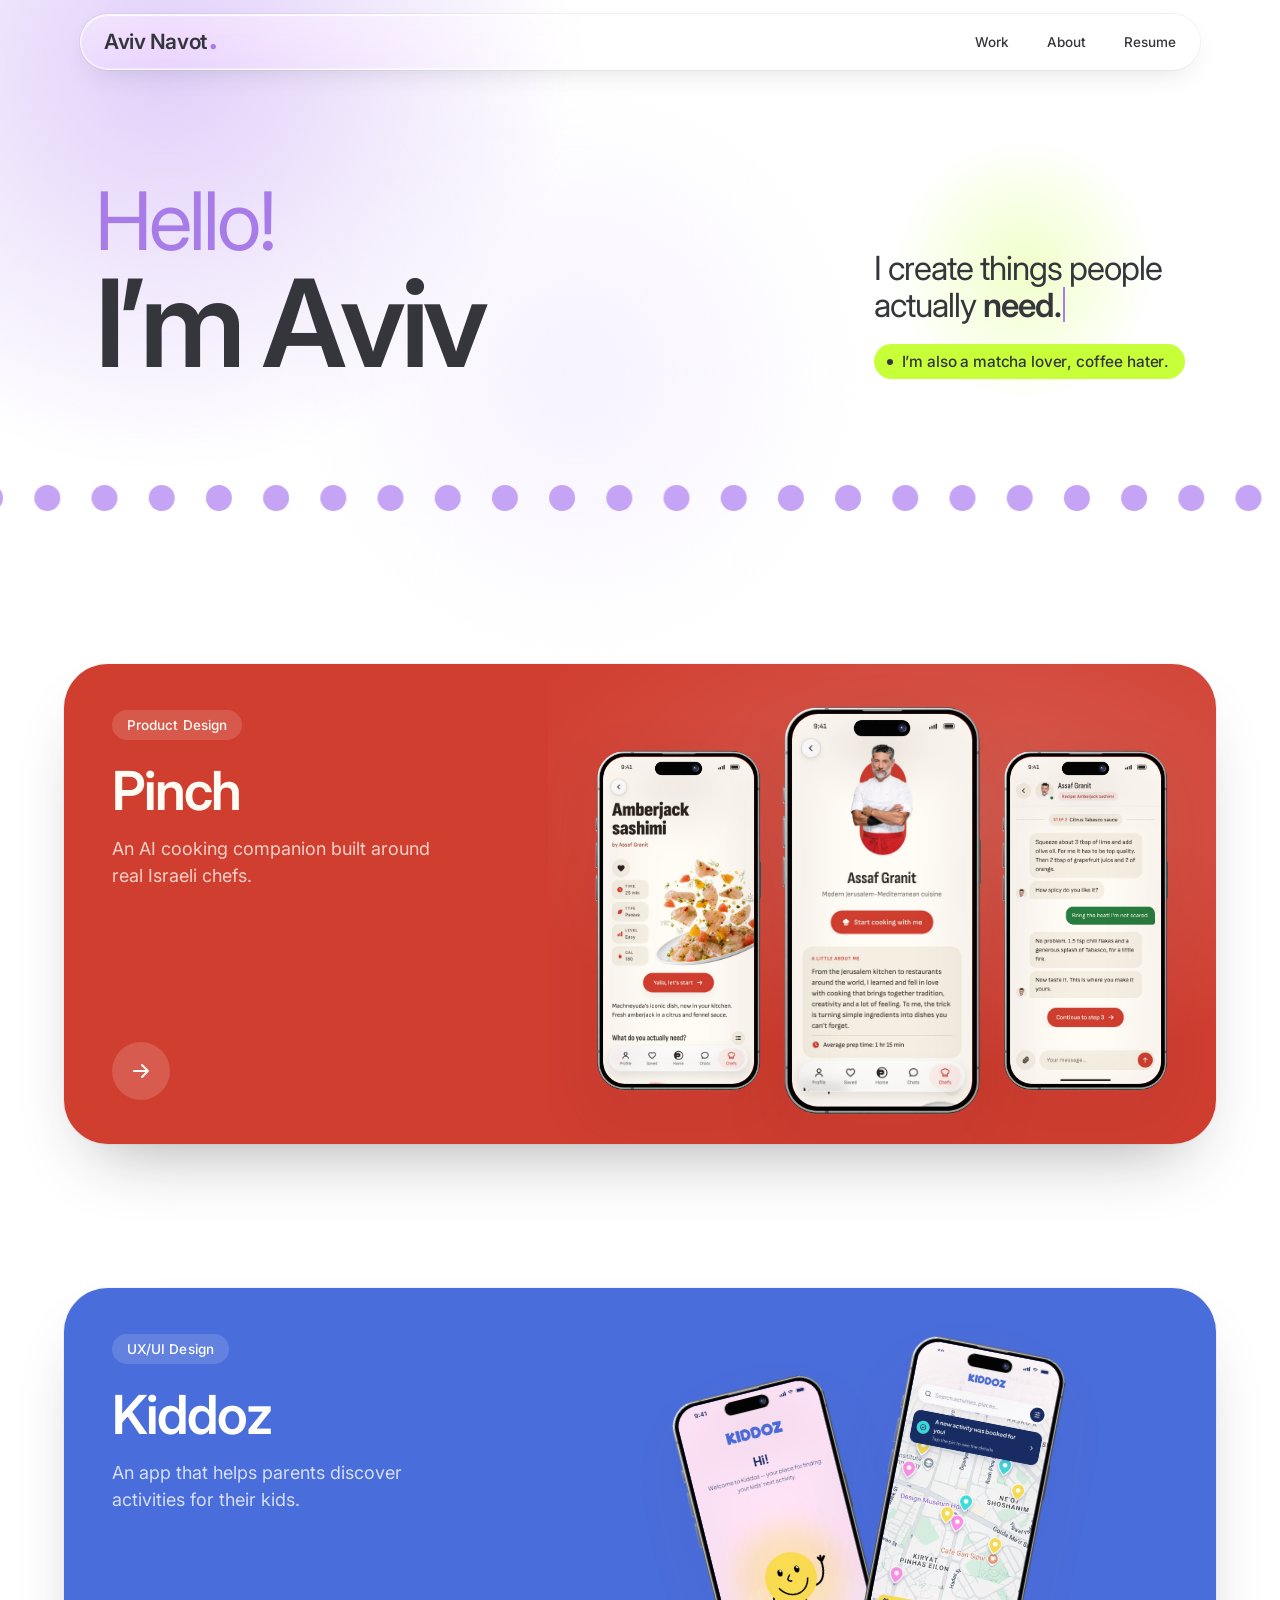
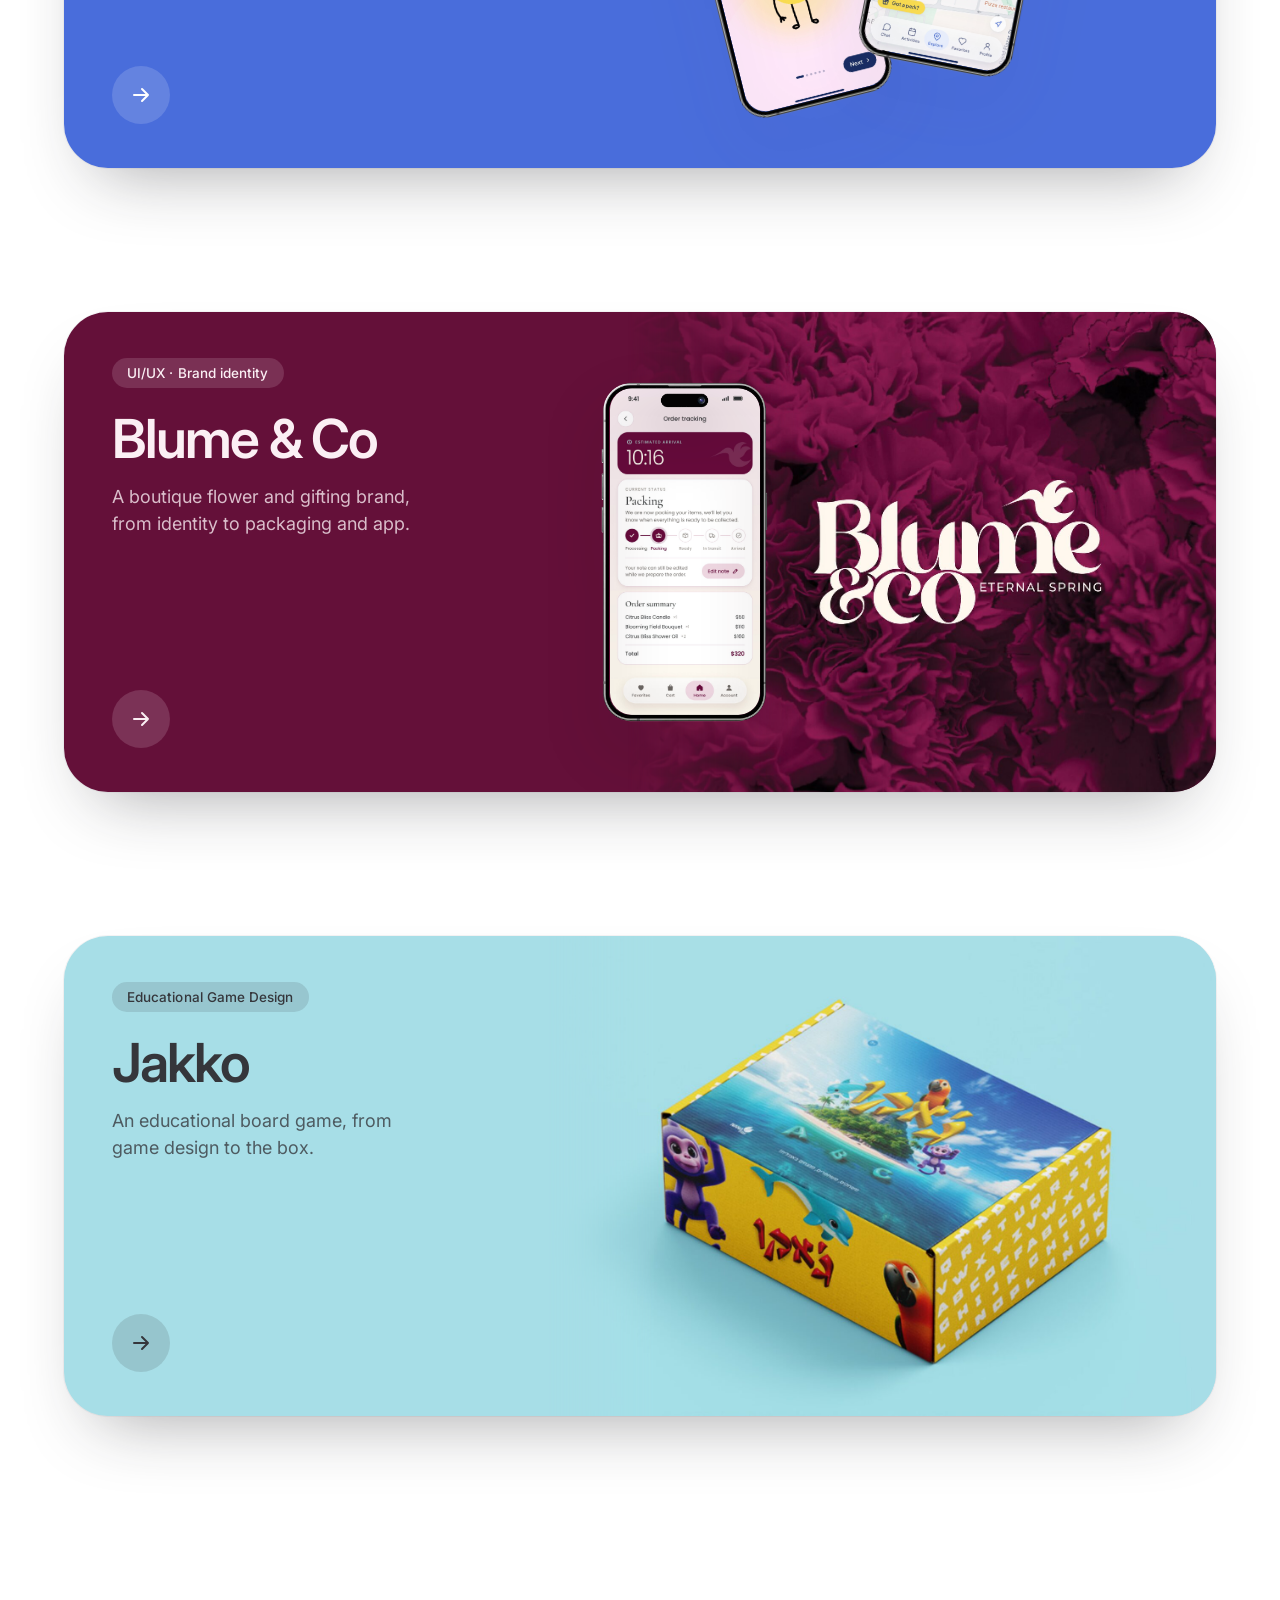
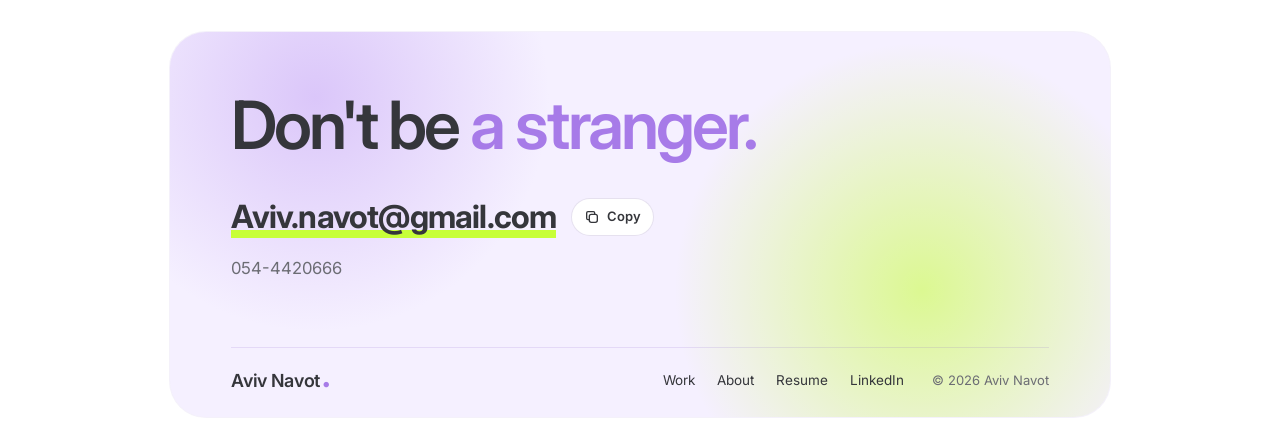
<file: index.html>
<!DOCTYPE html>
<html lang="en" dir="ltr">
<head>
<meta charset="UTF-8">
<meta name="viewport" content="width=device-width, initial-scale=1.0, viewport-fit=cover">
<title>Aviv Navot — Visual &amp; Product Designer</title>
<meta name="description" content="Aviv Navot, visual and product designer: branding, UI/UX and digital products.">
<link rel="preconnect" href="https://fonts.googleapis.com">
<link rel="preconnect" href="https://fonts.gstatic.com" crossorigin>
<link href="https://fonts.googleapis.com/css2?family=Inter:opsz,wght@14..32,300..700&display=swap" rel="stylesheet">
<link rel="stylesheet" href="css/style.css">
<link rel="stylesheet" href="css/case-study.css?v=52">
<link rel="stylesheet" href="css/home.css?v=24">
<link rel="icon" href="favicon.svg" type="image/svg+xml">
<link rel="icon" href="favicon-32.png" sizes="32x32" type="image/png">
<link rel="apple-touch-icon" href="apple-touch-icon.png">
  <!-- Microsoft Clarity -->
  <script type="text/javascript">
    (function(c,l,a,r,i,t,y){
        c[a]=c[a]||function(){(c[a].q=c[a].q||[]).push(arguments)};
        t=l.createElement(r);t.async=1;t.src="https://www.clarity.ms/tag/"+i;
        y=l.getElementsByTagName(r)[0];y.parentNode.insertBefore(t,y);
    })(window, document, "clarity", "script", "z78thpeewr");
  </script>
</head>
<body class="cs home" data-title-en="Aviv Navot — Visual &amp; Product Designer">

  <!-- living background -->
  <div class="hm-sky" aria-hidden="true"><div class="hm-orbit"><i></i><i></i><i></i><i></i><i></i></div><div class="hm-glow"></div></div>

  <header class="nav">
    <div class="nav-inner">
      <a href="index.html" class="brand">Aviv Navot<span class="dot">.</span></a>
      <button class="nav-toggle" id="navToggle" aria-label="Menu" aria-expanded="false">
        <span></span><span></span><span></span>
      </button>
      <nav class="nav-links" id="navLinks">
        <a href="#work"><span class="en">Work</span></a>
        <a href="about.html"><span class="en">About</span></a>
        <a href="resume.html"><span class="en">Resume</span></a>
      </nav>
    </div>
  </header>

  <main>

  <!-- ================= HERO ================= -->
  <section class="hm-hero" id="top">
    <script>document.currentScript.parentNode.classList.add("hm-intro")</script>
    <div class="hm-hero-text">
      <h1 class="hm-title">
        <span class="hm-hello" data-lift>Hello!</span>
        <span class="hm-name" data-lift>I’m Aviv</span>
      </h1>
      <div class="hm-side">
        <p class="hm-tagline" aria-label="I create things people actually need."><span class="hm-tl1" aria-hidden="true">I create things people</span><span class="hm-tl2" aria-hidden="true">actually <span class="hm-swap">need.</span><span class="hm-caret hm-swap-caret"></span></span></p>
        <p class="hm-note" data-lift><span class="hm-note-t"><span data-cursor="lime">I’m also a matcha lover,</span> <span data-cursor="lilac">coffee hater.</span></span></p>
      </div>
    </div>
    <div class="hm-dots" aria-hidden="true"></div>
  </section>

  <!-- ================= WORK ================= -->
  <section class="hm-work" id="work" aria-label="Selected work">
    <div class="hm-stack">

      <article class="hm-slot">
        <a class="hm-card hm-pinch" href="projects/pinch.html" style="--card:#D03E30; --ink:#FFFCF5;">
          <div class="hm-info">
            <span class="hm-tag">Product Design</span>
            <h2 class="hm-name-p">Pinch</h2>
            <p class="hm-desc">An AI cooking companion built around real Israeli chefs.</p>
            <span class="hm-go" aria-hidden="true"><svg viewBox="0 0 24 24"><path d="M5 12h14M13 6l6 6-6 6"/></svg></span>
          </div>
          <div class="hm-media hm-phones" aria-hidden="true">
            <div class="hm-phone p-l"><img src="images/pinch/v2/screen-recipe-sashimi.jpg?v=6" alt="" loading="lazy"></div>
            <div class="hm-phone p-c"><img src="images/pinch/v2/screen-chef.jpg?v=6" alt=""></div>
            <div class="hm-phone p-r"><img src="images/pinch/v2/screen-chat.jpg?v=6" alt="" loading="lazy"></div>
          </div>
        </a>
      </article>

      <article class="hm-slot">
        <a class="hm-card" href="projects/kiddoz.html" style="--card:#496DDB; --ink:#FFFFFF;">
          <div class="hm-info">
            <span class="hm-tag">UX/UI Design</span>
            <h2 class="hm-name-p">Kiddoz</h2>
            <p class="hm-desc">An app that helps parents discover activities for their kids.</p>
            <span class="hm-go" aria-hidden="true"><svg viewBox="0 0 24 24"><path d="M5 12h14M13 6l6 6-6 6"/></svg></span>
          </div>
          <div class="hm-media hm-phones hm-air" aria-hidden="true">
            <div class="hm-phone k-a"><img src="images/kiddoz/v3/screen-welcome.jpg" alt="" loading="lazy"></div>
            <div class="hm-phone k-b"><img src="images/kiddoz/v3/screen-booking-confirmed.jpg" alt="" loading="lazy"></div>
          </div>
        </a>
      </article>

      <article class="hm-slot">
        <a class="hm-card" href="projects/blume-and-co.html" style="--card:#641039; --ink:#FBEFF4;">
          <div class="hm-info">
            <span class="hm-tag">UI/UX · Brand identity</span>
            <h2 class="hm-name-p">Blume &amp; Co</h2>
            <p class="hm-desc">A boutique flower and gifting brand, from identity to packaging and app.</p>
            <span class="hm-go" aria-hidden="true"><svg viewBox="0 0 24 24"><path d="M5 12h14M13 6l6 6-6 6"/></svg></span>
          </div>
          <div class="hm-media hm-blume">
            <img src="images/blume/hero.jpg" alt="Blume &amp; Co logo on a bed of burgundy flowers" loading="lazy">
            <div class="hm-phone b-t" aria-hidden="true"><img src="images/blume/v2/screen-progress.jpg?v=5" alt="" loading="lazy"></div>
          </div>
        </a>
      </article>

      <article class="hm-slot">
        <a class="hm-card" href="projects/jaco.html" style="--card:#A7DEE7; --ink:#35363B;">
          <div class="hm-info">
            <span class="hm-tag">Educational Game Design</span>
            <h2 class="hm-name-p">Jakko</h2>
            <p class="hm-desc">An educational board game, from game design to the box.</p>
            <span class="hm-go" aria-hidden="true"><svg viewBox="0 0 24 24"><path d="M5 12h14M13 6l6 6-6 6"/></svg></span>
          </div>
          <div class="hm-media"><img src="images/jaco/box.jpg" alt="The Jakko board game box" loading="lazy"></div>
        </a>
      </article>

    </div>
  </section>

  </main>

  <footer class="cta-foot" id="contact">
    <div class="cta-card reveal">
      <span class="cta-aura" aria-hidden="true"></span>
      <h2 class="cta-title">Don't be <em>a stranger.</em></h2>
      <button type="button" class="cta-mail" data-copy="Aviv.navot@gmail.com" aria-label="Copy my email address: Aviv.navot@gmail.com">
        <span class="addr">Aviv.navot@gmail.com</span>
        <span class="cta-tip" aria-live="polite"><svg viewBox="0 0 24 24" aria-hidden="true"><rect x="8" y="8" width="12" height="12" rx="3"/><path d="M16 8V6a2 2 0 0 0-2-2H6a2 2 0 0 0-2 2v8a2 2 0 0 0 2 2h2"/></svg><span class="lbl">Copy</span></span>
      </button>
      <a class="cta-phone" href="tel:0544420666">054-4420666</a>
      <div class="cta-bottom">
        <a href="index.html" class="brand">Aviv Navot<span class="dot">.</span></a>
        <nav class="cta-links" aria-label="Footer">
          <a href="index.html#work">Work</a>
          <a href="about.html">About</a>
          <a href="resume.html">Resume</a>
          <a href="https://www.linkedin.com/in/aviv-navot-5a4806437" target="_blank" rel="noopener">LinkedIn</a>
        </nav>
        <span class="cta-note">© 2026 Aviv Navot</span>
      </div>
    </div>
  </footer>

  <script src="js/main.js?v=4"></script>
  <script src="js/case-study.js?v=49"></script>
  <script src="js/home.js?v=19"></script>
</body>
</html>
</file>
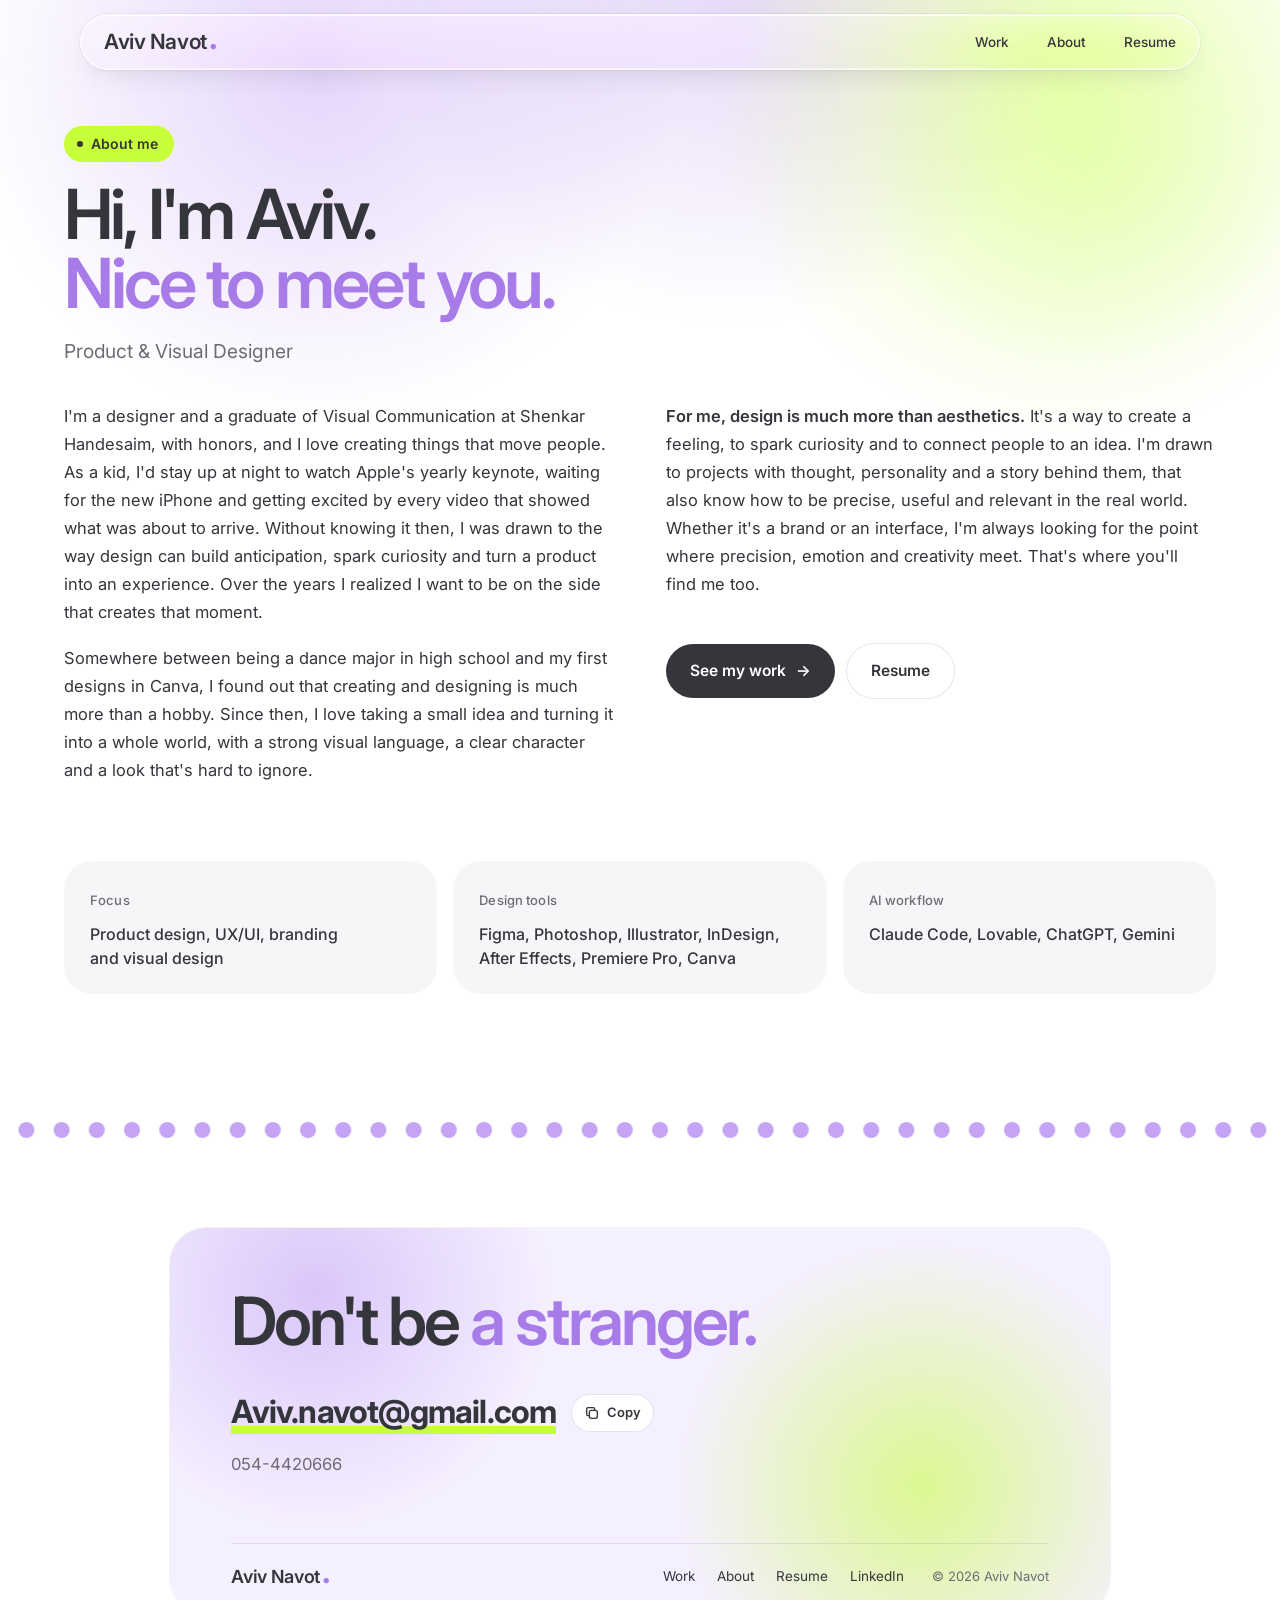
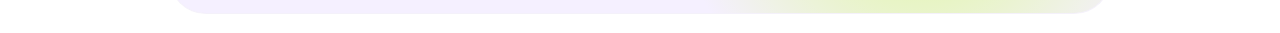
<file: about.html>
<!DOCTYPE html>
<html lang="en" dir="ltr">
<head>
<meta charset="UTF-8">
<meta name="viewport" content="width=device-width, initial-scale=1.0">
<title>About — Aviv Navot</title>
<meta name="description" content="About Aviv Navot, product and visual designer from Herzliya: branding, UX/UI and digital experiences that feel alive.">
<link rel="preconnect" href="https://fonts.googleapis.com">
<link rel="preconnect" href="https://fonts.gstatic.com" crossorigin>
<link href="https://fonts.googleapis.com/css2?family=Inter:opsz,wght@14..32,300..700&display=swap" rel="stylesheet">
<link rel="stylesheet" href="css/style.css">
<link rel="stylesheet" href="css/case-study.css?v=52">
<link rel="stylesheet" href="css/home.css?v=11">
<link rel="icon" href="favicon.svg" type="image/svg+xml">
<link rel="icon" href="favicon-32.png" sizes="32x32" type="image/png">
<link rel="apple-touch-icon" href="apple-touch-icon.png">
  <!-- Microsoft Clarity -->
  <script type="text/javascript">
    (function(c,l,a,r,i,t,y){
        c[a]=c[a]||function(){(c[a].q=c[a].q||[]).push(arguments)};
        t=l.createElement(r);t.async=1;t.src="https://www.clarity.ms/tag/"+i;
        y=l.getElementsByTagName(r)[0];y.parentNode.insertBefore(t,y);
    })(window, document, "clarity", "script", "z78thpeewr");
  </script>
</head>
<body class="cs about" data-title-en="About — Aviv Navot">

  <header class="nav">
    <div class="nav-inner">
      <a href="index.html" class="brand">Aviv Navot<span class="dot">.</span></a>
      <button class="nav-toggle" id="navToggle" aria-label="Menu" aria-expanded="false">
        <span></span><span></span><span></span>
      </button>
      <nav class="nav-links" id="navLinks">
        <a href="index.html#work"><span class="en">Work</span></a>
        <a href="about.html"><span class="en">About</span></a>
        <a href="resume.html"><span class="en">Resume</span></a>
      </nav>
    </div>
  </header>

  <main>
    <section class="ab-hero">
      <div class="cs-aurora" aria-hidden="true"><i></i><i></i><i></i><i></i></div>
      <div class="ab-grid solo">
        <div class="ab-copy">
          <span class="cs-pill reveal"><span class="en">About me</span></span>
          <h1 class="ab-title reveal">Hi, I'm Aviv.<br><em>Nice to meet you.</em></h1>
          <p class="ab-role reveal">Product &amp; Visual Designer</p>

          <div class="ab-text"><div class="ab-col">
            <p class="reveal">I'm a designer and a graduate of Visual Communication at Shenkar Handesaim, with honors, and I love creating things that move people. As a kid, I'd stay up at night to watch Apple's yearly keynote, waiting for the new iPhone and getting excited by every video that showed what was about to arrive. Without knowing it then, I was drawn to the way design can build anticipation, spark curiosity and turn a product into an experience. Over the years I realized I want to be on the side that creates that moment.</p>
            <p class="reveal">Somewhere between being a dance major in high school and my first designs in Canva, I found out that creating and designing is much more than a hobby. Since then, I love taking a small idea and turning it into a whole world, with a strong visual language, a clear character and a look that's hard to ignore.</p>
          </div>
          <div class="ab-col">
            <p class="reveal"><strong>For me, design is much more than aesthetics.</strong> It's a way to create a feeling, to spark curiosity and to connect people to an idea. I'm drawn to projects with thought, personality and a story behind them, that also know how to be precise, useful and relevant in the real world. Whether it's a brand or an interface, I'm always looking for the point where precision, emotion and creativity meet. That's where you'll find me too.</p>
            <div class="ab-actions reveal">
            <a href="index.html#work" class="ab-btn">See my work <span aria-hidden="true">→</span></a>
            <a href="resume.html" class="ab-btn ghost">Resume</a>
          </div>
          </div></div>
        </div>
      </div>

      <div class="ab-facts">
        <div class="cs-card reveal"><span class="cs-label">Focus</span><p>Product design, UX/UI, branding and visual design</p></div>
        <div class="cs-card reveal"><span class="cs-label">Design tools</span><p>Figma, Photoshop, Illustrator, InDesign, After Effects, Premiere Pro, Canva</p></div>
        <div class="cs-card reveal"><span class="cs-label">AI workflow</span><p>Claude Code, Lovable, ChatGPT, Gemini</p></div>
      </div>
    </section>

    <section class="ab-dots" aria-hidden="true">
      <div class="hm-dots sm"></div>
    </section>
  </main>

  <footer class="cta-foot" id="contact">
    <div class="cta-card reveal">
      <span class="cta-aura" aria-hidden="true"></span>
      <h2 class="cta-title">Don't be <em>a stranger.</em></h2>
      <button type="button" class="cta-mail" data-copy="Aviv.navot@gmail.com" aria-label="Copy my email address: Aviv.navot@gmail.com">
        <span class="addr">Aviv.navot@gmail.com</span>
        <span class="cta-tip" aria-live="polite"><svg viewBox="0 0 24 24" aria-hidden="true"><rect x="8" y="8" width="12" height="12" rx="3"/><path d="M16 8V6a2 2 0 0 0-2-2H6a2 2 0 0 0-2 2v8a2 2 0 0 0 2 2h2"/></svg><span class="lbl">Copy</span></span>
      </button>
      <a class="cta-phone" href="tel:0544420666">054-4420666</a>
      <div class="cta-bottom">
        <a href="index.html" class="brand">Aviv Navot<span class="dot">.</span></a>
        <nav class="cta-links" aria-label="Footer">
          <a href="index.html#work">Work</a>
          <a href="about.html">About</a>
          <a href="resume.html">Resume</a>
          <a href="https://www.linkedin.com/in/aviv-navot-5a4806437" target="_blank" rel="noopener">LinkedIn</a>
        </nav>
        <span class="cta-note">© 2026 Aviv Navot</span>
      </div>
    </div>
  </footer>

  <script src="js/main.js?v=4"></script>
  <script src="js/case-study.js?v=49"></script>
  <script src="js/home.js?v=11"></script>
</body>
</html>
</file>
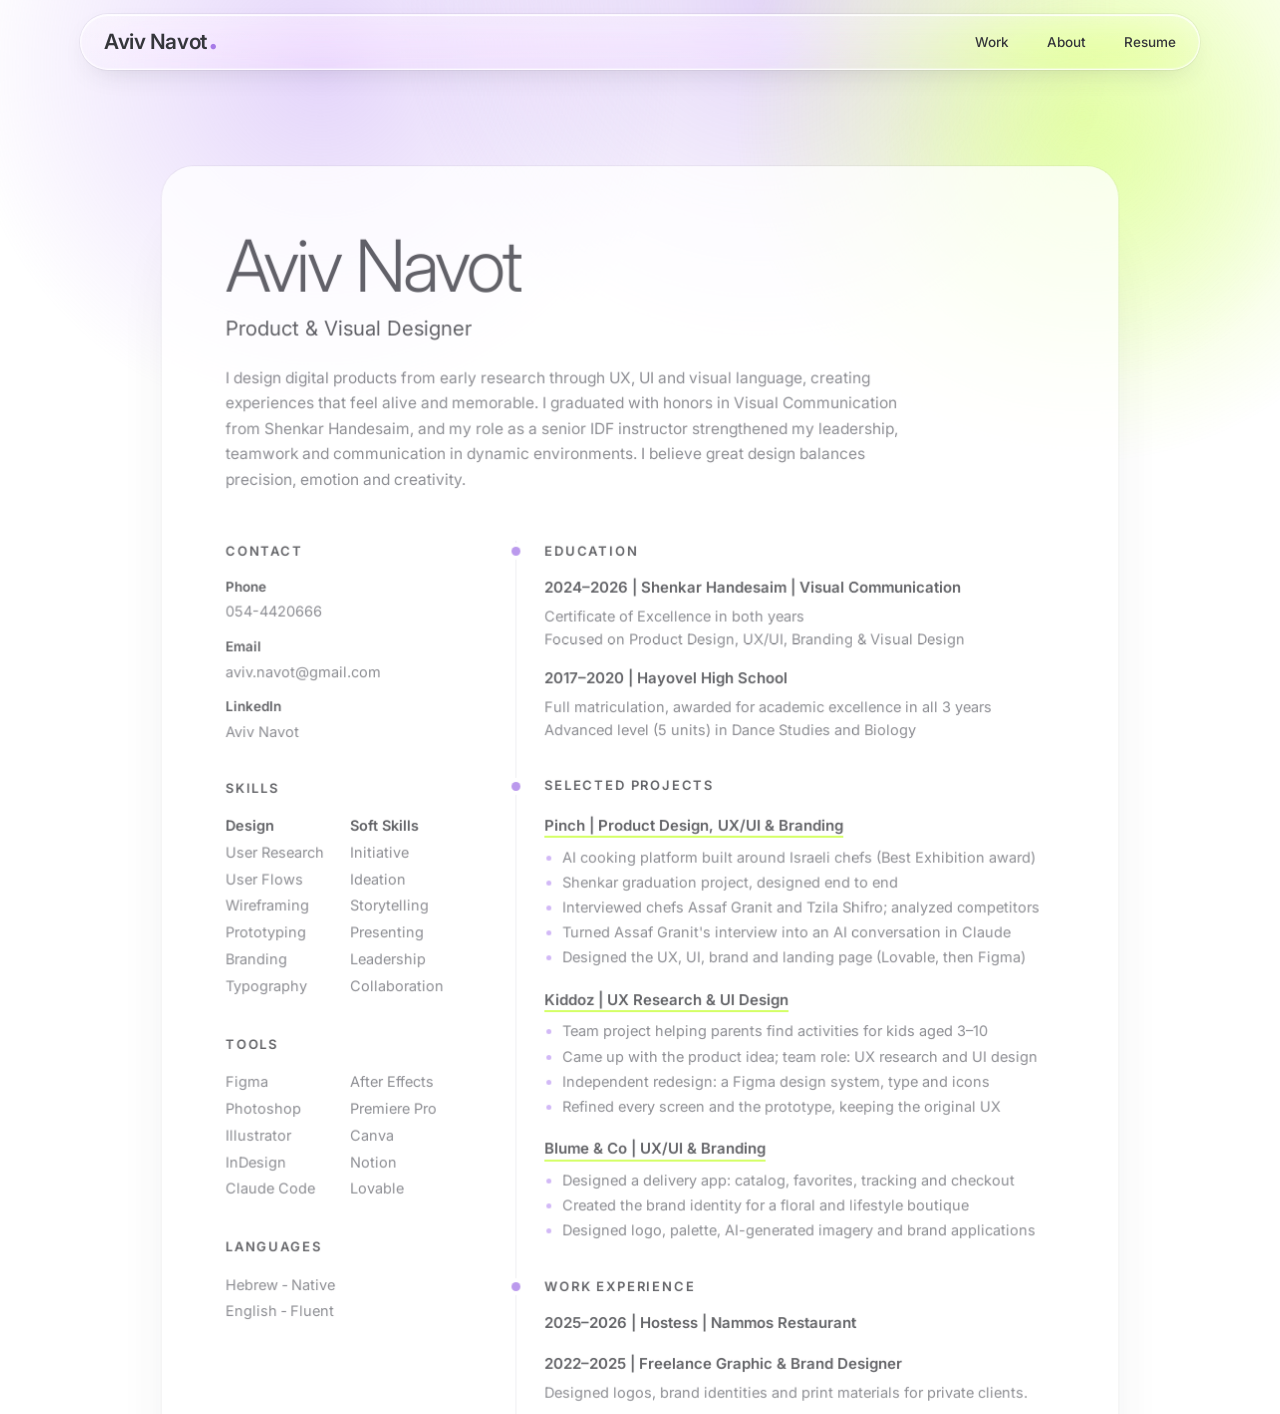
<file: contact.html>
<!DOCTYPE html>
<html lang="en"><head><meta charset="UTF-8"><title>Resume — Aviv Navot</title>
<meta http-equiv="refresh" content="0; url=resume.html"><link rel="canonical" href="resume.html"><link rel="icon" href="favicon.svg" type="image/svg+xml">
<link rel="icon" href="favicon-32.png" sizes="32x32" type="image/png">
<link rel="apple-touch-icon" href="apple-touch-icon.png">
  <!-- Microsoft Clarity -->
  <script type="text/javascript">
    (function(c,l,a,r,i,t,y){
        c[a]=c[a]||function(){(c[a].q=c[a].q||[]).push(arguments)};
        t=l.createElement(r);t.async=1;t.src="https://www.clarity.ms/tag/"+i;
        y=l.getElementsByTagName(r)[0];y.parentNode.insertBefore(t,y);
    })(window, document, "clarity", "script", "z78thpeewr");
  </script>
</head>
<body><p><a href="resume.html">Resume</a></p></body></html>
</file>
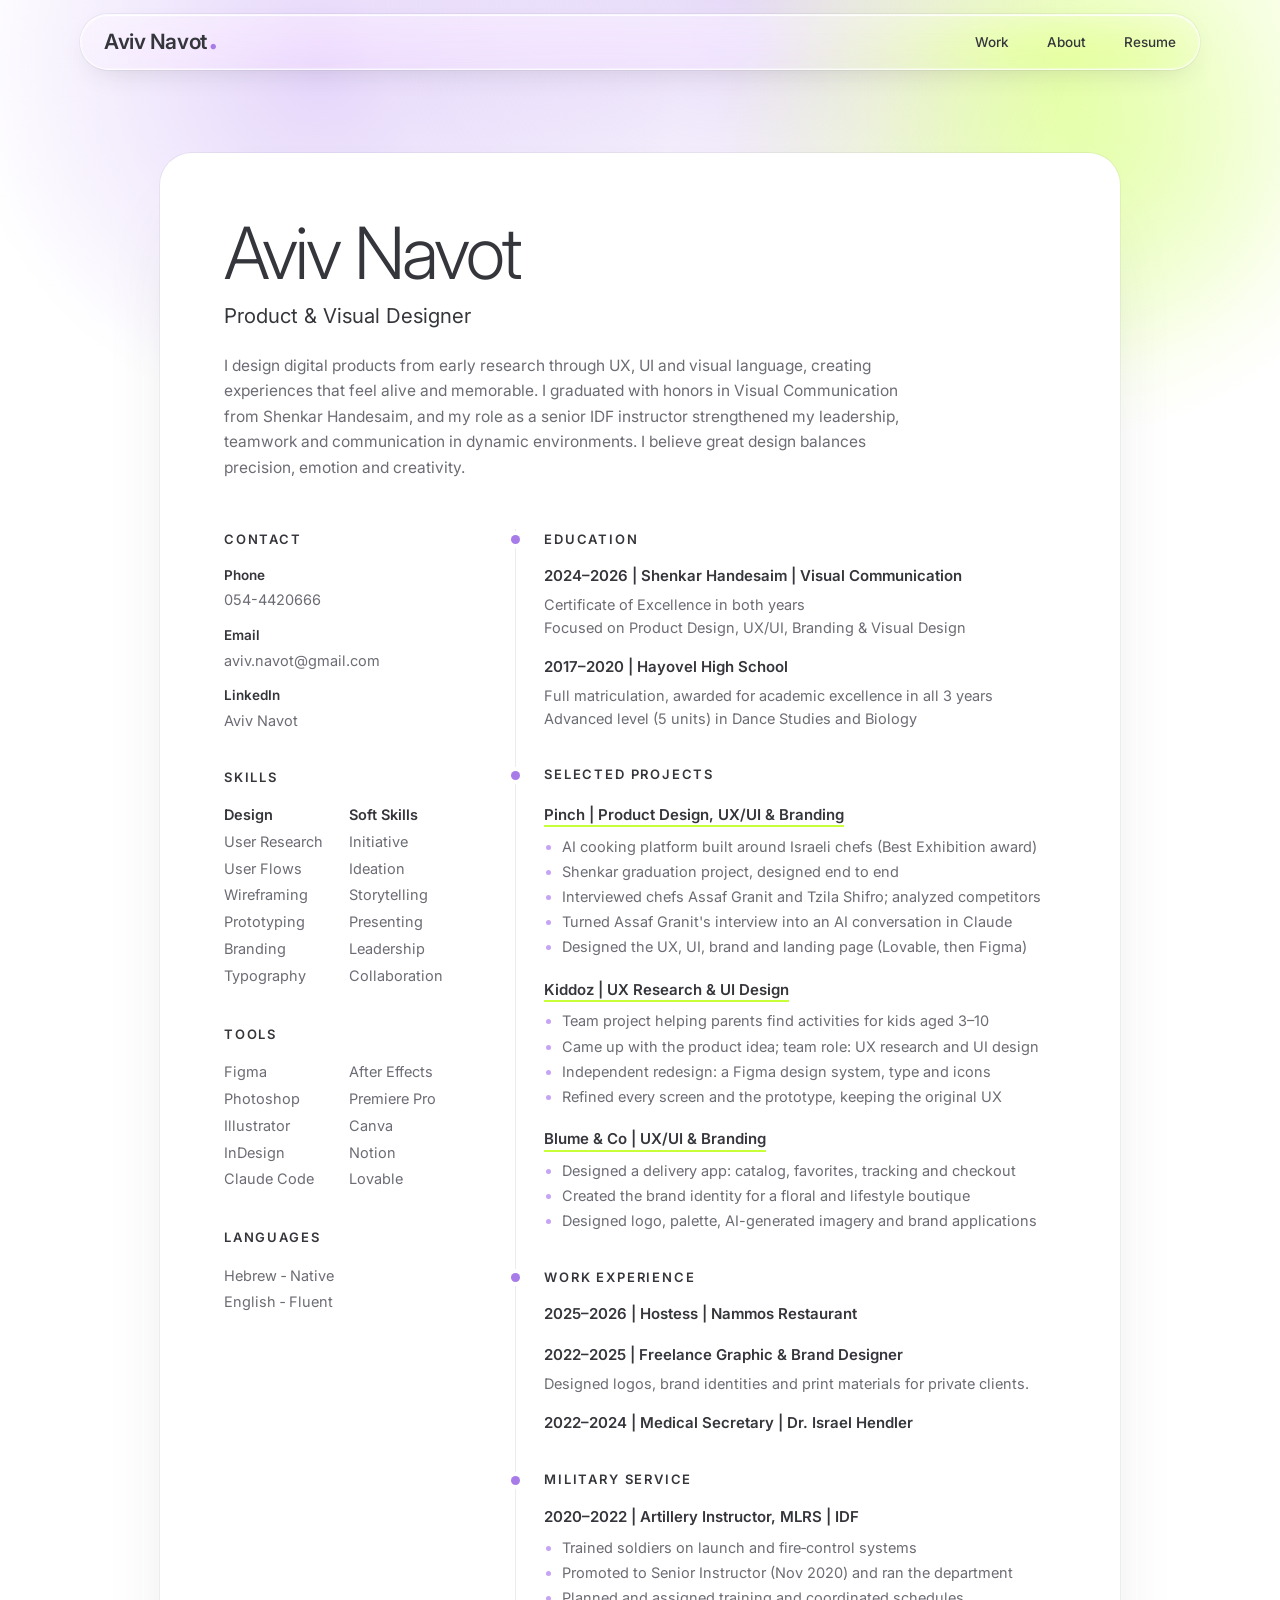
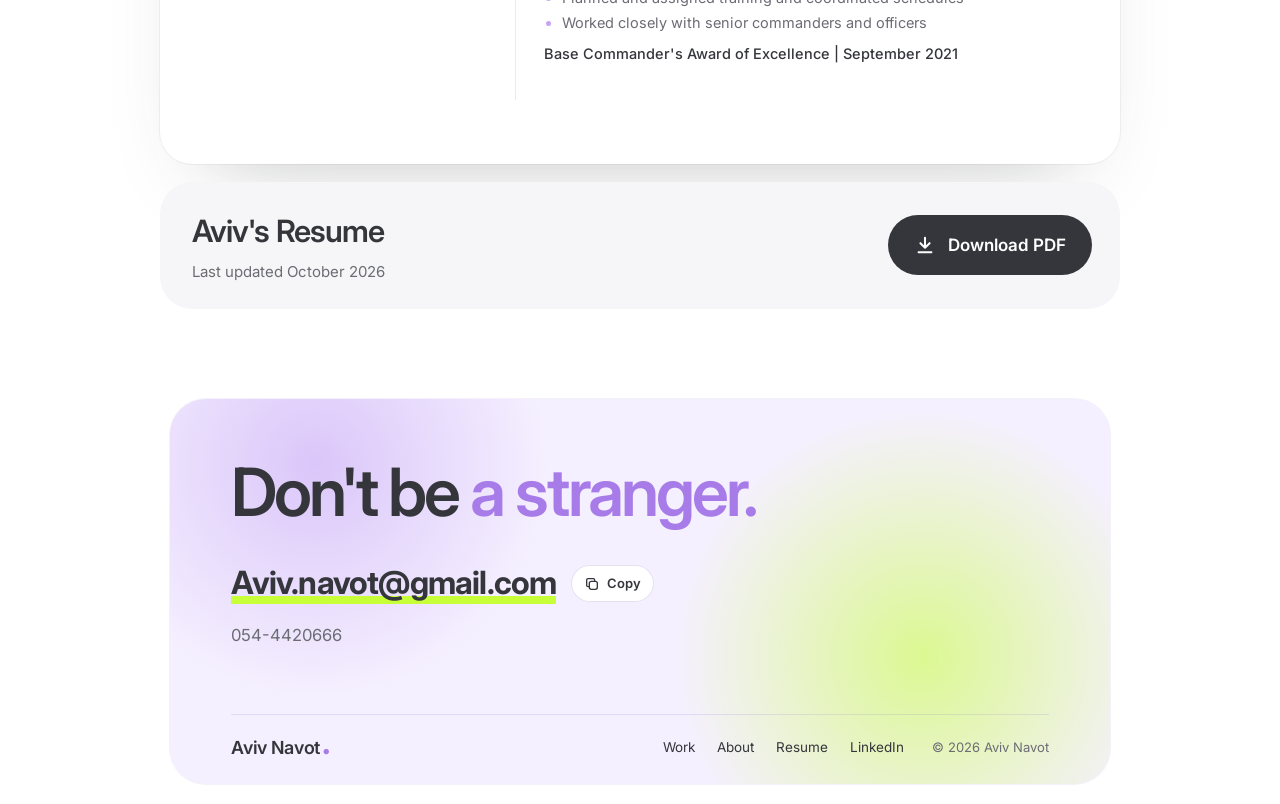
<file: resume.html>
<!DOCTYPE html>
<html lang="en" dir="ltr">
<head>
<meta charset="UTF-8">
<meta name="viewport" content="width=device-width, initial-scale=1.0">
<title>Resume — Aviv Navot</title>
<meta name="description" content="Resume of Aviv Navot, Product &amp; Visual Designer.">
<link rel="preconnect" href="https://fonts.googleapis.com">
<link rel="preconnect" href="https://fonts.gstatic.com" crossorigin>
<link href="https://fonts.googleapis.com/css2?family=Inter:opsz,wght@14..32,300..700&display=swap" rel="stylesheet">
<link rel="stylesheet" href="css/style.css">
<link rel="stylesheet" href="css/case-study.css?v=52">
<link rel="icon" href="favicon.svg" type="image/svg+xml">
<link rel="icon" href="favicon-32.png" sizes="32x32" type="image/png">
<link rel="apple-touch-icon" href="apple-touch-icon.png">
  <!-- Microsoft Clarity -->
  <script type="text/javascript">
    (function(c,l,a,r,i,t,y){
        c[a]=c[a]||function(){(c[a].q=c[a].q||[]).push(arguments)};
        t=l.createElement(r);t.async=1;t.src="https://www.clarity.ms/tag/"+i;
        y=l.getElementsByTagName(r)[0];y.parentNode.insertBefore(t,y);
    })(window, document, "clarity", "script", "z78thpeewr");
  </script>
</head>
<body class="cs resume" data-title-en="Resume — Aviv Navot">

  <header class="nav">
    <div class="nav-inner">
      <a href="index.html" class="brand">Aviv Navot<span class="dot">.</span></a>
      <button class="nav-toggle" id="navToggle" aria-label="Menu" aria-expanded="false">
        <span></span><span></span><span></span>
      </button>
      <nav class="nav-links" id="navLinks">
        <a href="index.html#work"><span class="en">Work</span></a>
        <a href="about.html"><span class="en">About</span></a>
        <a href="resume.html"><span class="en">Resume</span></a>
      </nav>
    </div>
  </header>

  <main class="rs-wrap">
    <div class="cs-aurora" aria-hidden="true"><i></i><i></i><i></i><i></i></div>


    <article class="rs-doc reveal" aria-label="Resume">
      <header class="rs-head">
        <h2 class="rs-name">Aviv Navot</h2>
        <p class="rs-title">Product &amp; Visual Designer</p>
        <p class="rs-summary">I design digital products from early research through UX, UI and visual language, creating experiences that feel alive and memorable. I graduated with honors in Visual Communication from Shenkar Handesaim, and my role as a senior IDF instructor strengthened my leadership, teamwork and communication in dynamic environments. I believe great design balances precision, emotion and creativity.</p>
      </header>

      <div class="rs-cols">
        <aside class="rs-side">
          <section>
            <h3 class="rs-sec">Contact</h3>
            <dl class="rs-contact">
              <dt>Phone</dt><dd><a href="tel:0544420666">054-4420666</a></dd>
              <dt>Email</dt><dd><a href="mailto:aviv.navot@gmail.com">aviv.navot@gmail.com</a></dd>
              <dt>LinkedIn</dt><dd><a href="https://www.linkedin.com/in/aviv-navot-5a4806437" target="_blank" rel="noopener">Aviv Navot</a></dd>
            </dl>
          </section>
          <section>
            <h3 class="rs-sec">Skills</h3>
            <div class="rs-two">
              <ul><li class="k">Design</li><li>User Research</li><li>User Flows</li><li>Wireframing</li><li>Prototyping</li><li>Branding</li><li>Typography</li></ul>
              <ul><li class="k">Soft Skills</li><li>Initiative</li><li>Ideation</li><li>Storytelling</li><li>Presenting</li><li>Leadership</li><li>Collaboration</li></ul>
            </div>
          </section>
          <section>
            <h3 class="rs-sec">Tools</h3>
            <div class="rs-two">
              <ul><li>Figma</li><li>Photoshop</li><li>Illustrator</li><li>InDesign</li><li>Claude Code</li></ul>
              <ul><li>After Effects</li><li>Premiere Pro</li><li>Canva</li><li>Notion</li><li>Lovable</li></ul>
            </div>
          </section>
          <section>
            <h3 class="rs-sec">Languages</h3>
            <ul><li>Hebrew - Native</li><li>English - Fluent</li></ul>
          </section>
        </aside>

        <div class="rs-main">
          <section>
            <h3 class="rs-sec">Education</h3>
            <div class="rs-item"><b>2024–2026 | Shenkar Handesaim | Visual Communication</b><p>Certificate of Excellence in both years<br>Focused on Product Design, UX/UI, Branding &amp; Visual Design</p></div>
            <div class="rs-item"><b>2017–2020 | Hayovel High School</b><p>Full matriculation, awarded for academic excellence in all 3 years<br>Advanced level (5 units) in Dance Studies and Biology</p></div>
          </section>
          <section>
            <h3 class="rs-sec">Selected Projects</h3>
            <div class="rs-item"><a class="rs-proj" href="projects/pinch.html">Pinch | Product Design, UX/UI &amp; Branding</a><ul class="rs-bul"><li>AI cooking platform built around Israeli chefs (Best Exhibition award)</li><li>Shenkar graduation project, designed end to end</li><li>Interviewed chefs Assaf Granit and Tzila Shifro; analyzed competitors</li><li>Turned Assaf Granit's interview into an AI conversation in Claude</li><li>Designed the UX, UI, brand and landing page (Lovable, then Figma)</li></ul></div>
            <div class="rs-item"><a class="rs-proj" href="projects/kiddoz.html">Kiddoz | UX Research &amp; UI Design</a><ul class="rs-bul"><li>Team project helping parents find activities for kids aged 3–10</li><li>Came up with the product idea; team role: UX research and UI design</li><li>Independent redesign: a Figma design system, type and icons</li><li>Refined every screen and the prototype, keeping the original UX</li></ul></div>
            <div class="rs-item"><a class="rs-proj" href="projects/blume-and-co.html">Blume &amp; Co | UX/UI &amp; Branding</a><ul class="rs-bul"><li>Designed a delivery app: catalog, favorites, tracking and checkout</li><li>Created the brand identity for a floral and lifestyle boutique</li><li>Designed logo, palette, AI-generated imagery and brand applications</li></ul></div>
          </section>
          <section>
            <h3 class="rs-sec">Work Experience</h3>
            <div class="rs-item"><b>2025–2026 | Hostess | Nammos Restaurant</b></div>
            <div class="rs-item"><b>2022–2025 | Freelance Graphic &amp; Brand Designer</b><p>Designed logos, brand identities and print materials for private clients.</p></div>
            <div class="rs-item"><b>2022–2024 | Medical Secretary | Dr. Israel Hendler</b></div>
          </section>
          <section>
            <h3 class="rs-sec">Military Service</h3>
            <div class="rs-item"><b>2020–2022 | Artillery Instructor, MLRS | IDF</b><ul class="rs-bul"><li>Trained soldiers on launch and fire-control systems</li><li>Promoted to Senior Instructor (Nov 2020) and ran the department</li><li>Planned and assigned training and coordinated schedules</li><li>Worked closely with senior commanders and officers</li></ul><p class="rs-award">Base Commander's Award of Excellence | September 2021</p></div>
          </section>
        </div>
      </div>
    </article>
    <div class="rs-bar rs-bar-end reveal">
      <div>
        <h1 class="rs-h">Aviv's Resume</h1>
        <p class="rs-sub">Last updated October 2026</p>
      </div>
      <a class="rs-dl" href="files/Aviv-Navot-Resume.pdf?v=3" download>
        <svg viewBox="0 0 24 24" aria-hidden="true"><path d="M12 4v11M7 10l5 5 5-5M5 20h14"/></svg>
        Download PDF
      </a>
    </div>
  </main>

  <footer class="cta-foot" id="contact">
    <div class="cta-card reveal">
      <span class="cta-aura" aria-hidden="true"></span>
      <h2 class="cta-title">Don't be <em>a stranger.</em></h2>
      <button type="button" class="cta-mail" data-copy="Aviv.navot@gmail.com" aria-label="Copy my email address: Aviv.navot@gmail.com">
        <span class="addr">Aviv.navot@gmail.com</span>
        <span class="cta-tip" aria-live="polite"><svg viewBox="0 0 24 24" aria-hidden="true"><rect x="8" y="8" width="12" height="12" rx="3"/><path d="M16 8V6a2 2 0 0 0-2-2H6a2 2 0 0 0-2 2v8a2 2 0 0 0 2 2h2"/></svg><span class="lbl">Copy</span></span>
      </button>
      <a class="cta-phone" href="tel:0544420666">054-4420666</a>
      <div class="cta-bottom">
        <a href="index.html" class="brand">Aviv Navot<span class="dot">.</span></a>
        <nav class="cta-links" aria-label="Footer">
          <a href="index.html#work">Work</a>
          <a href="about.html">About</a>
          <a href="resume.html">Resume</a>
          <a href="https://www.linkedin.com/in/aviv-navot-5a4806437" target="_blank" rel="noopener">LinkedIn</a>
        </nav>
        <span class="cta-note">© 2026 Aviv Navot</span>
      </div>
    </div>
  </footer>

  <script src="js/main.js?v=4"></script>
  <script src="js/case-study.js?v=49"></script>
</body>
</html>
</file>
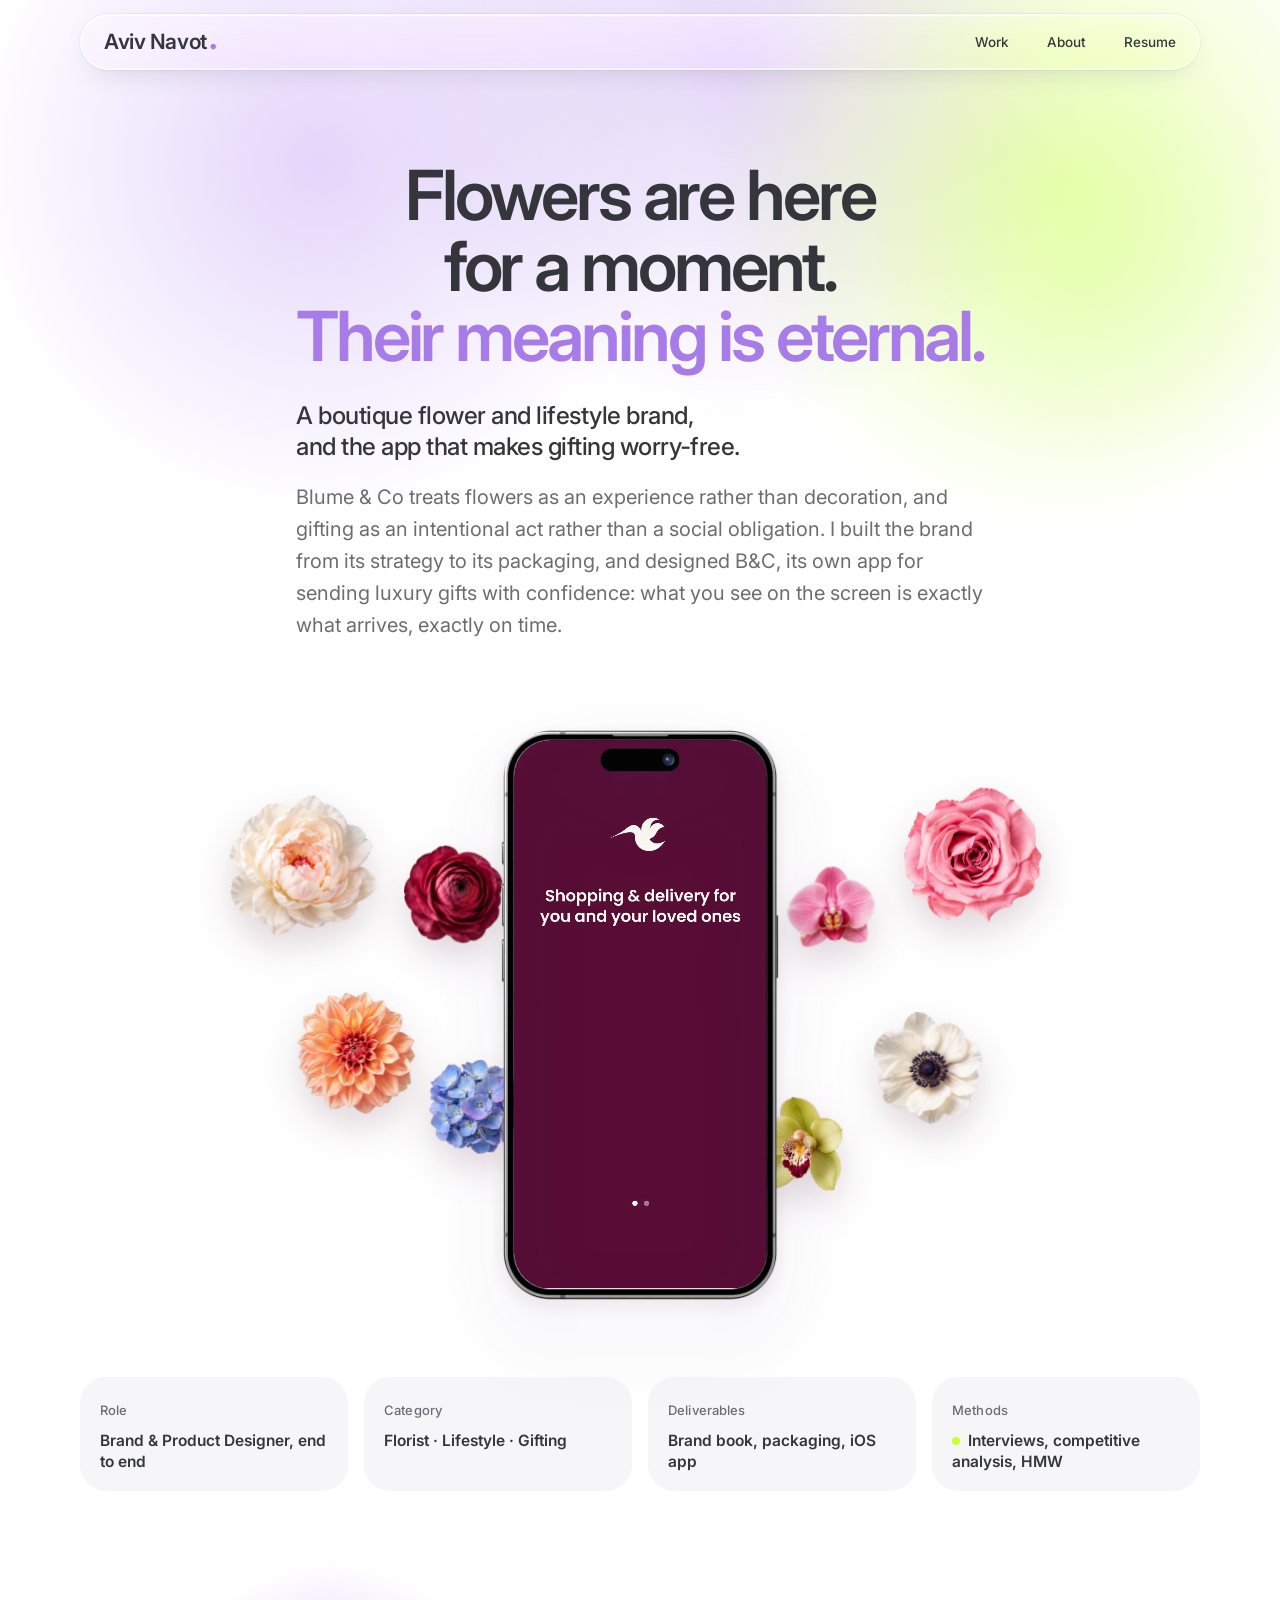
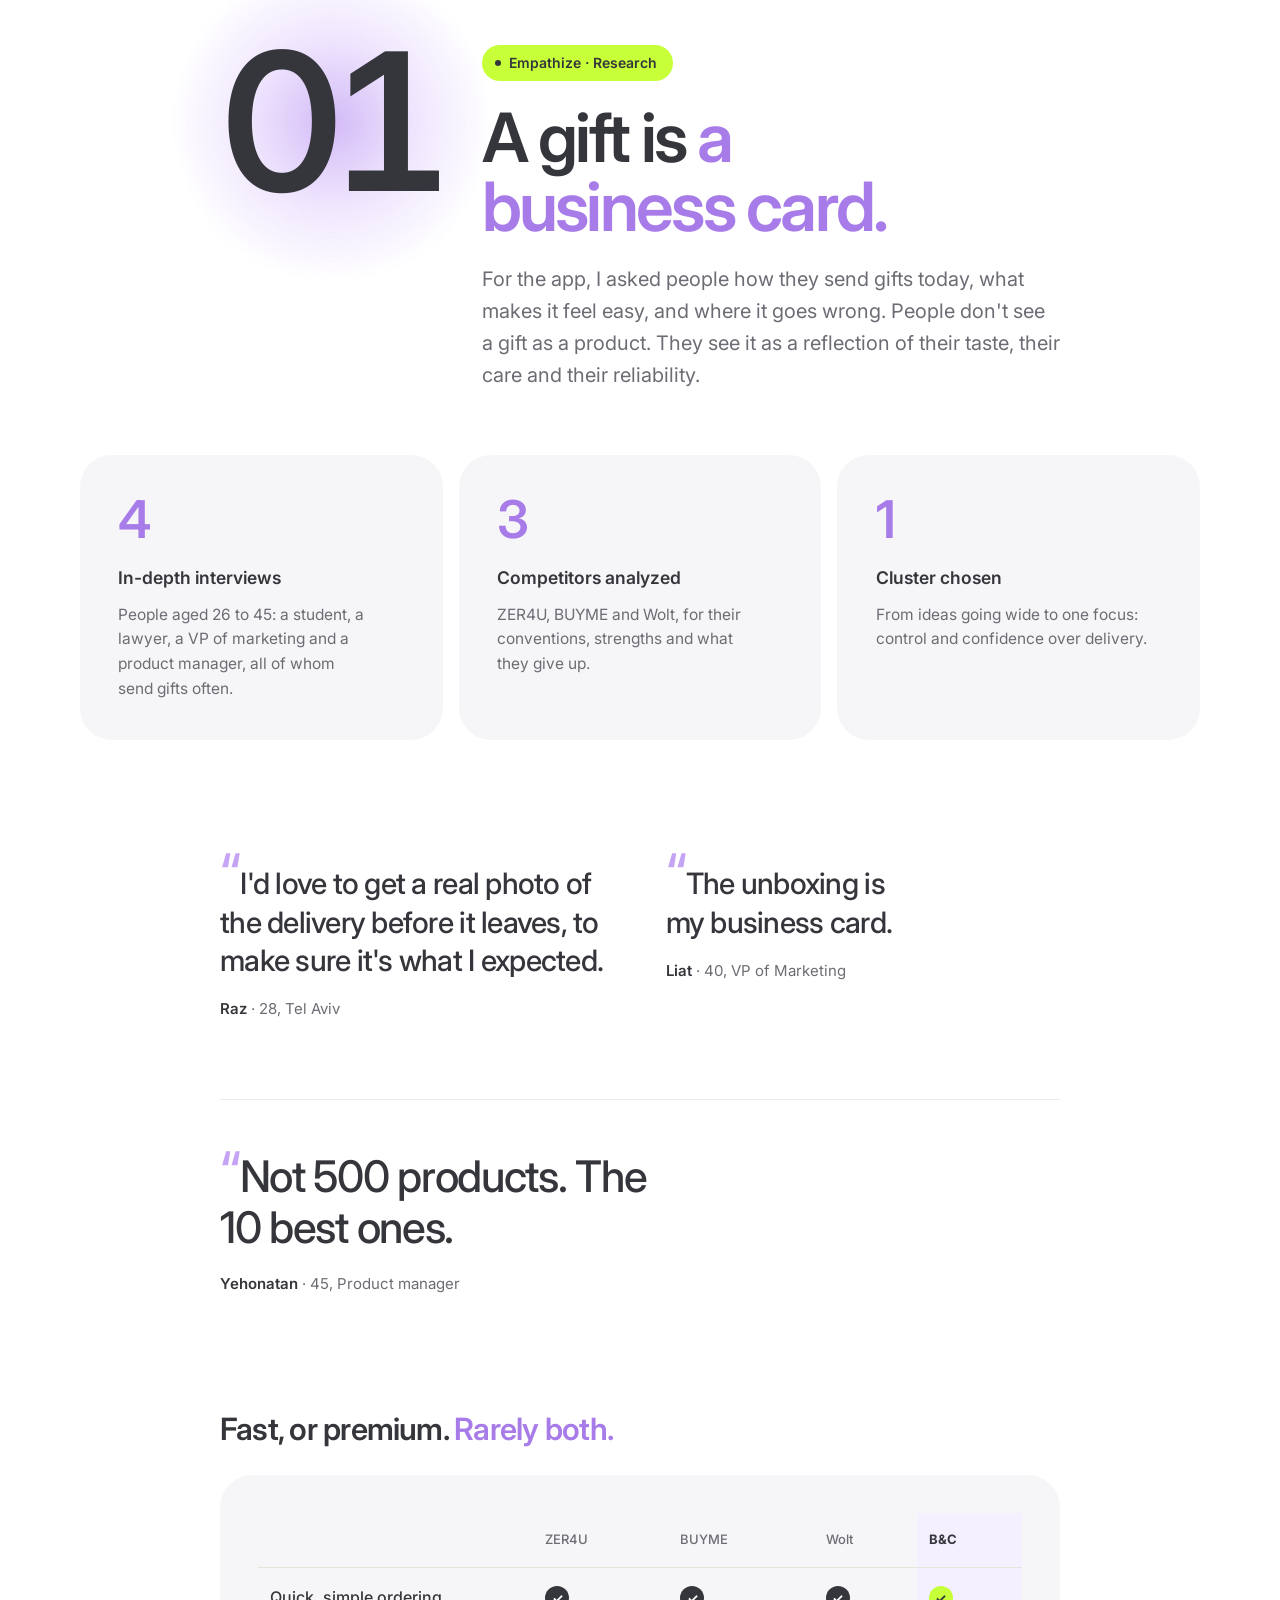
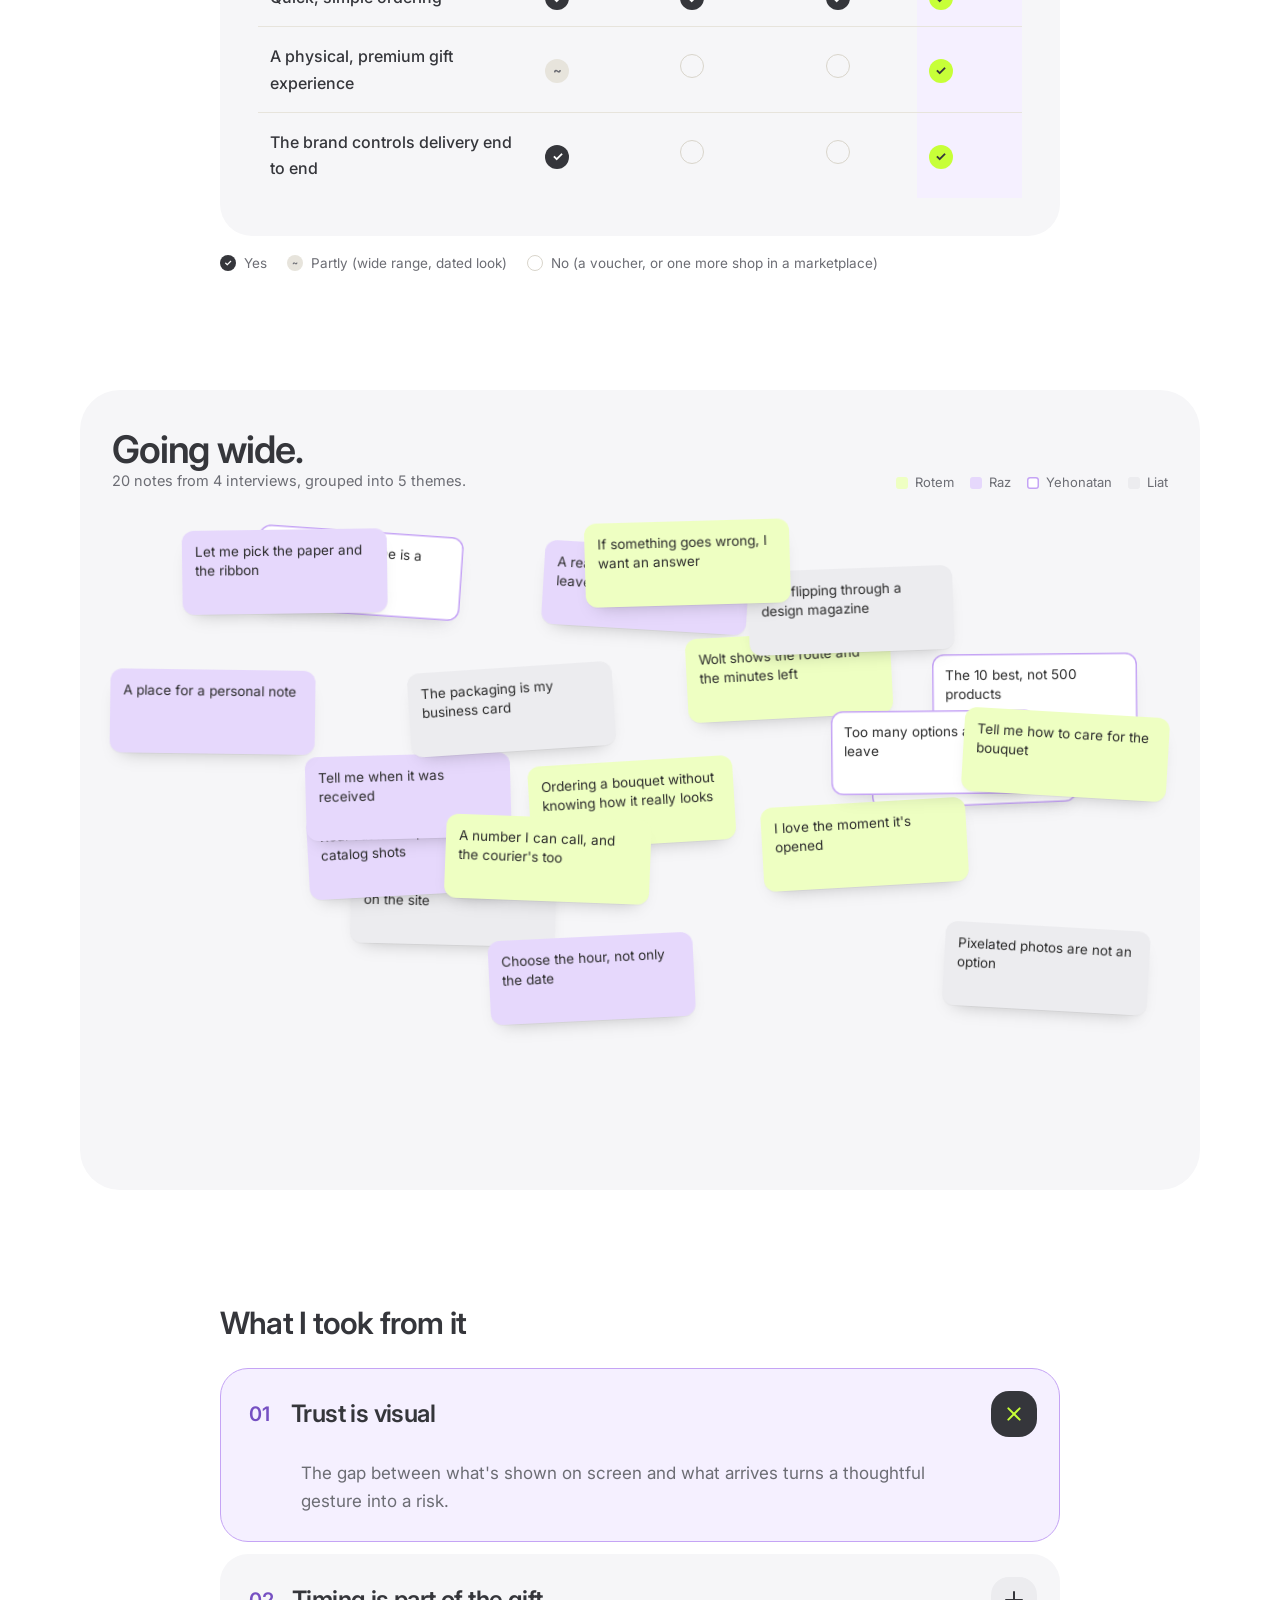
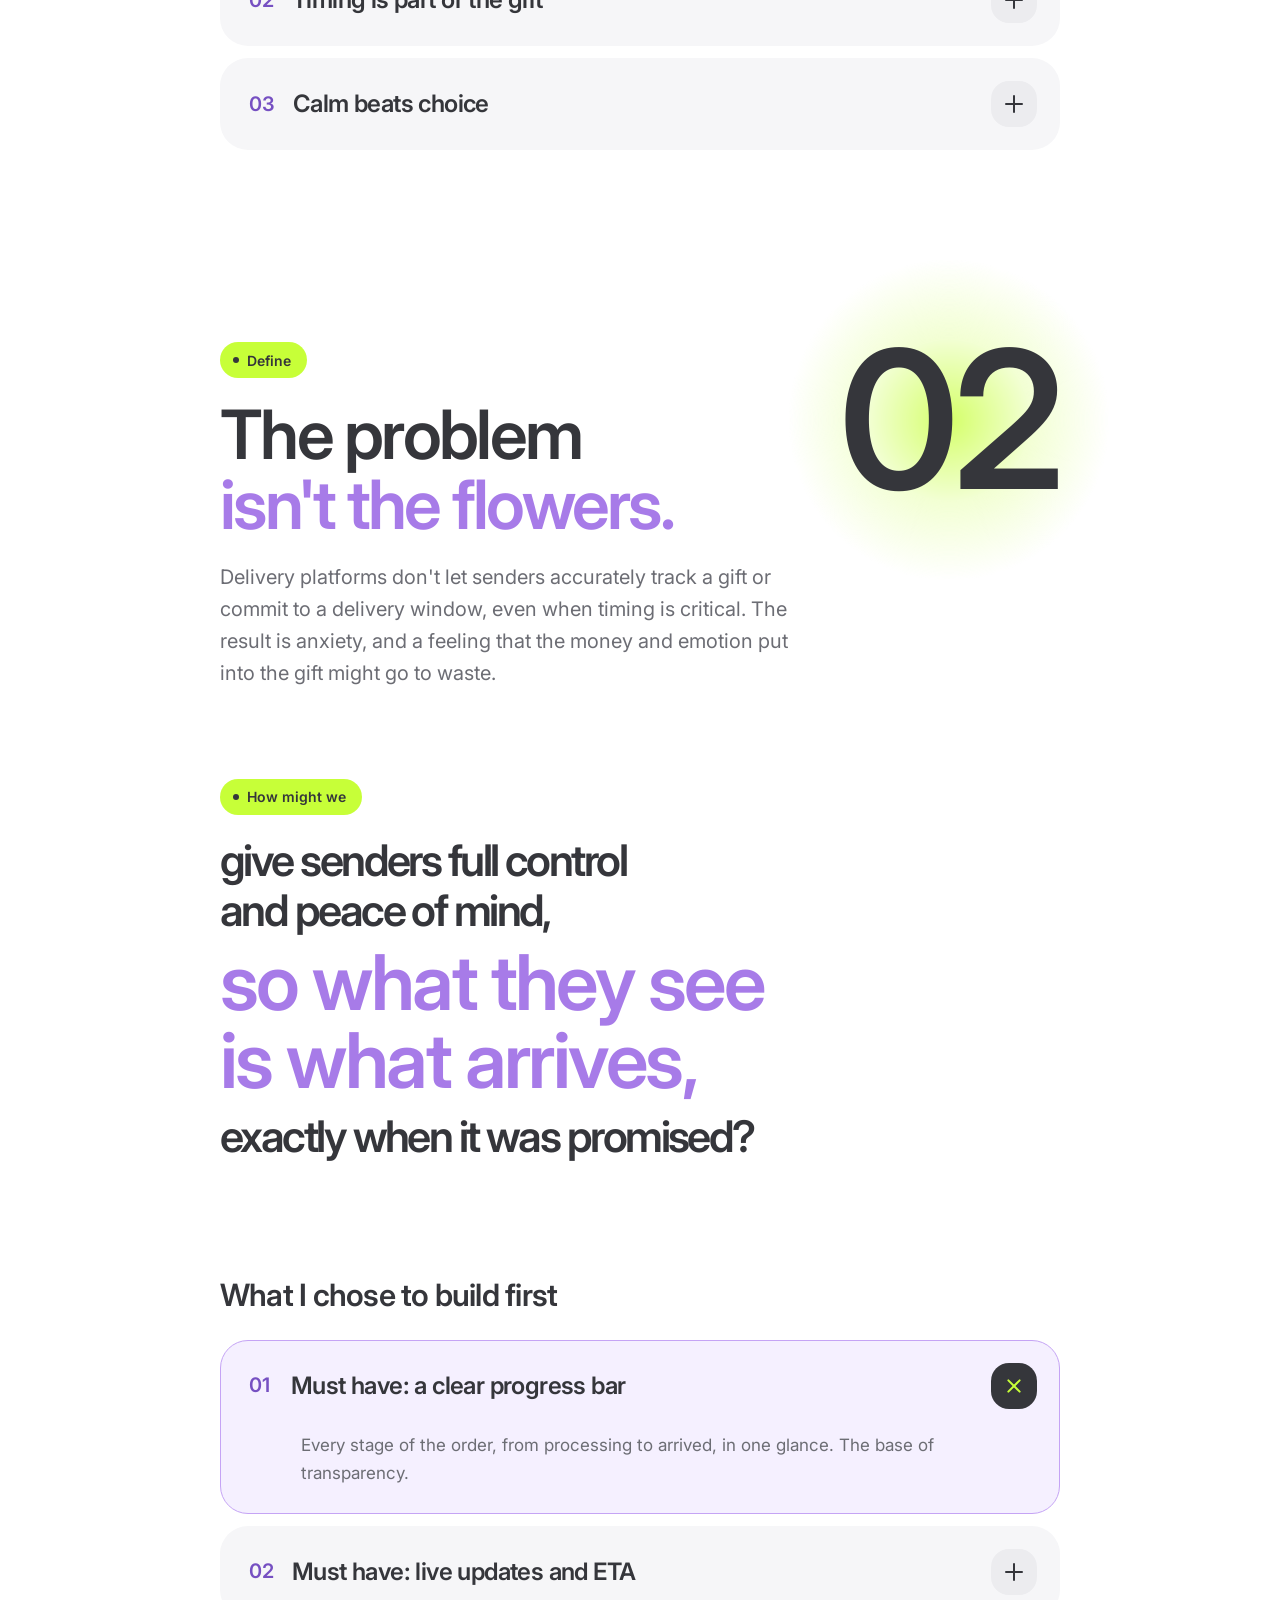
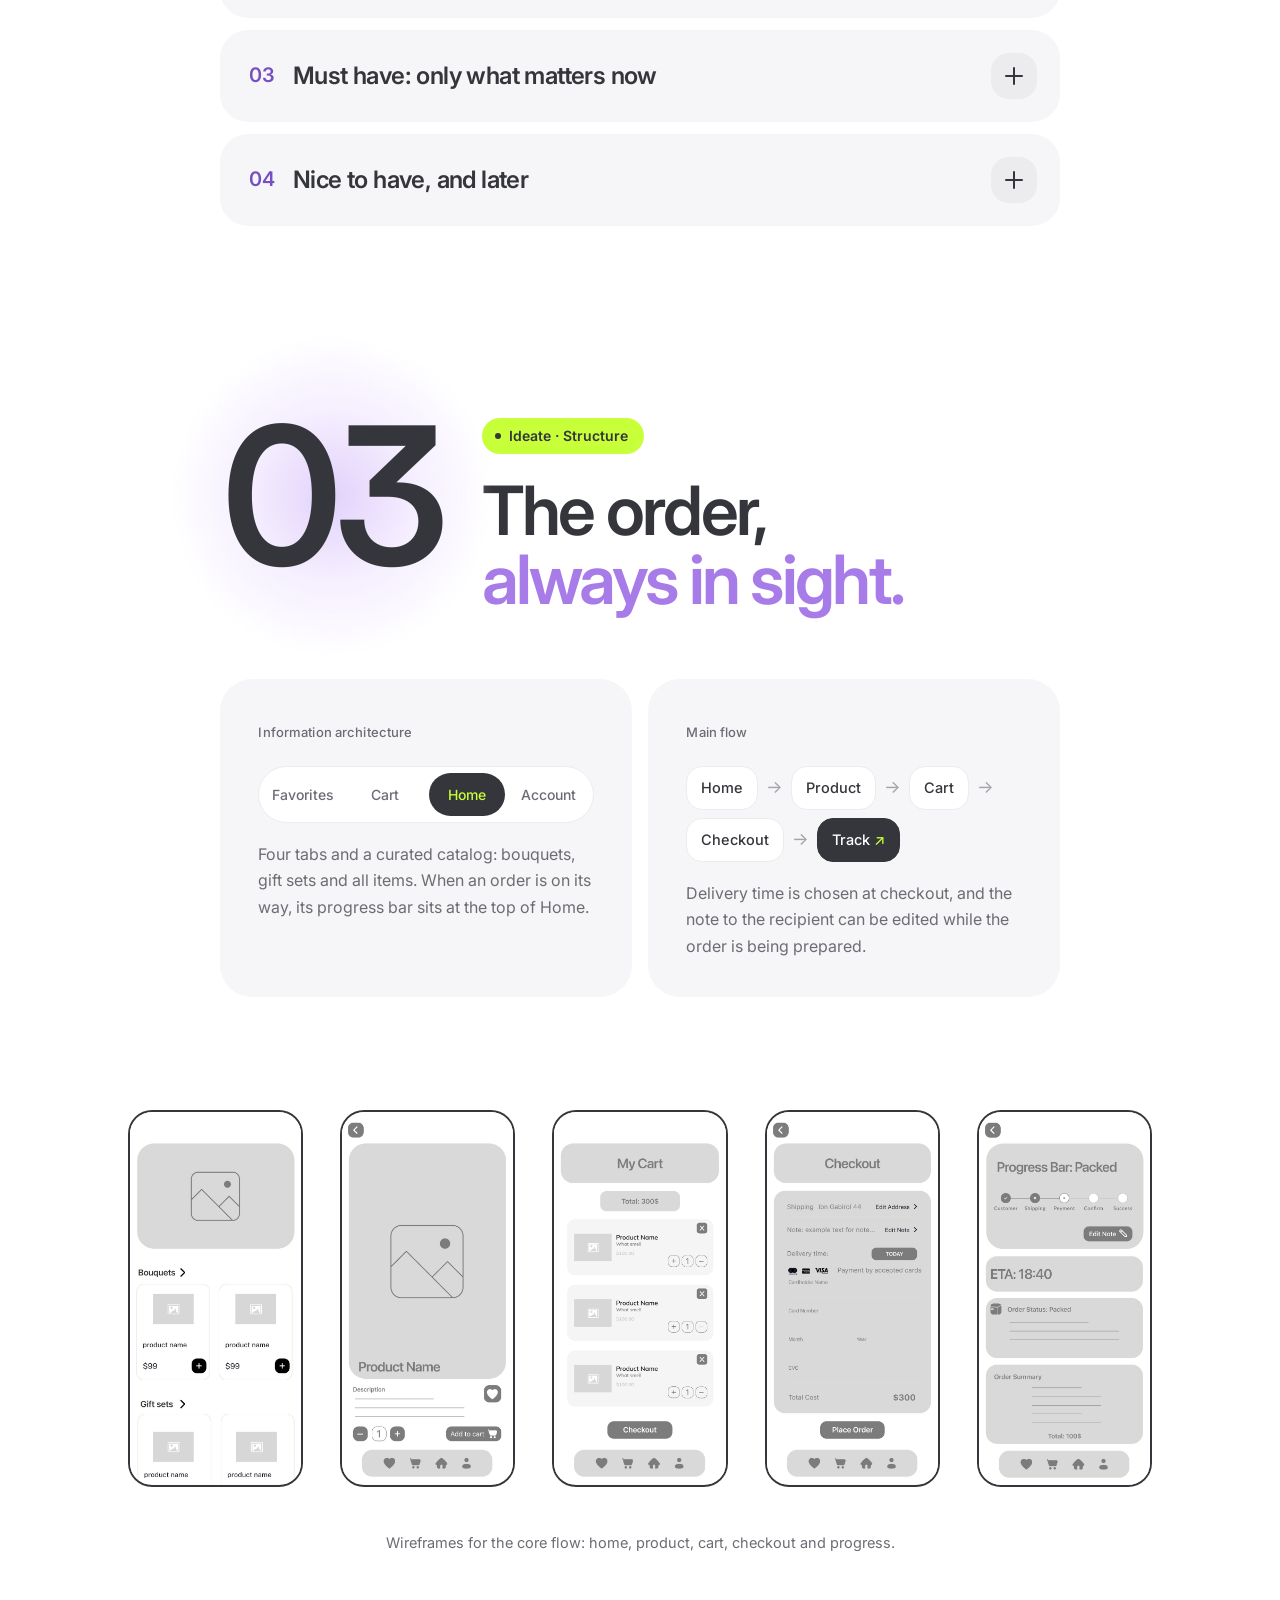
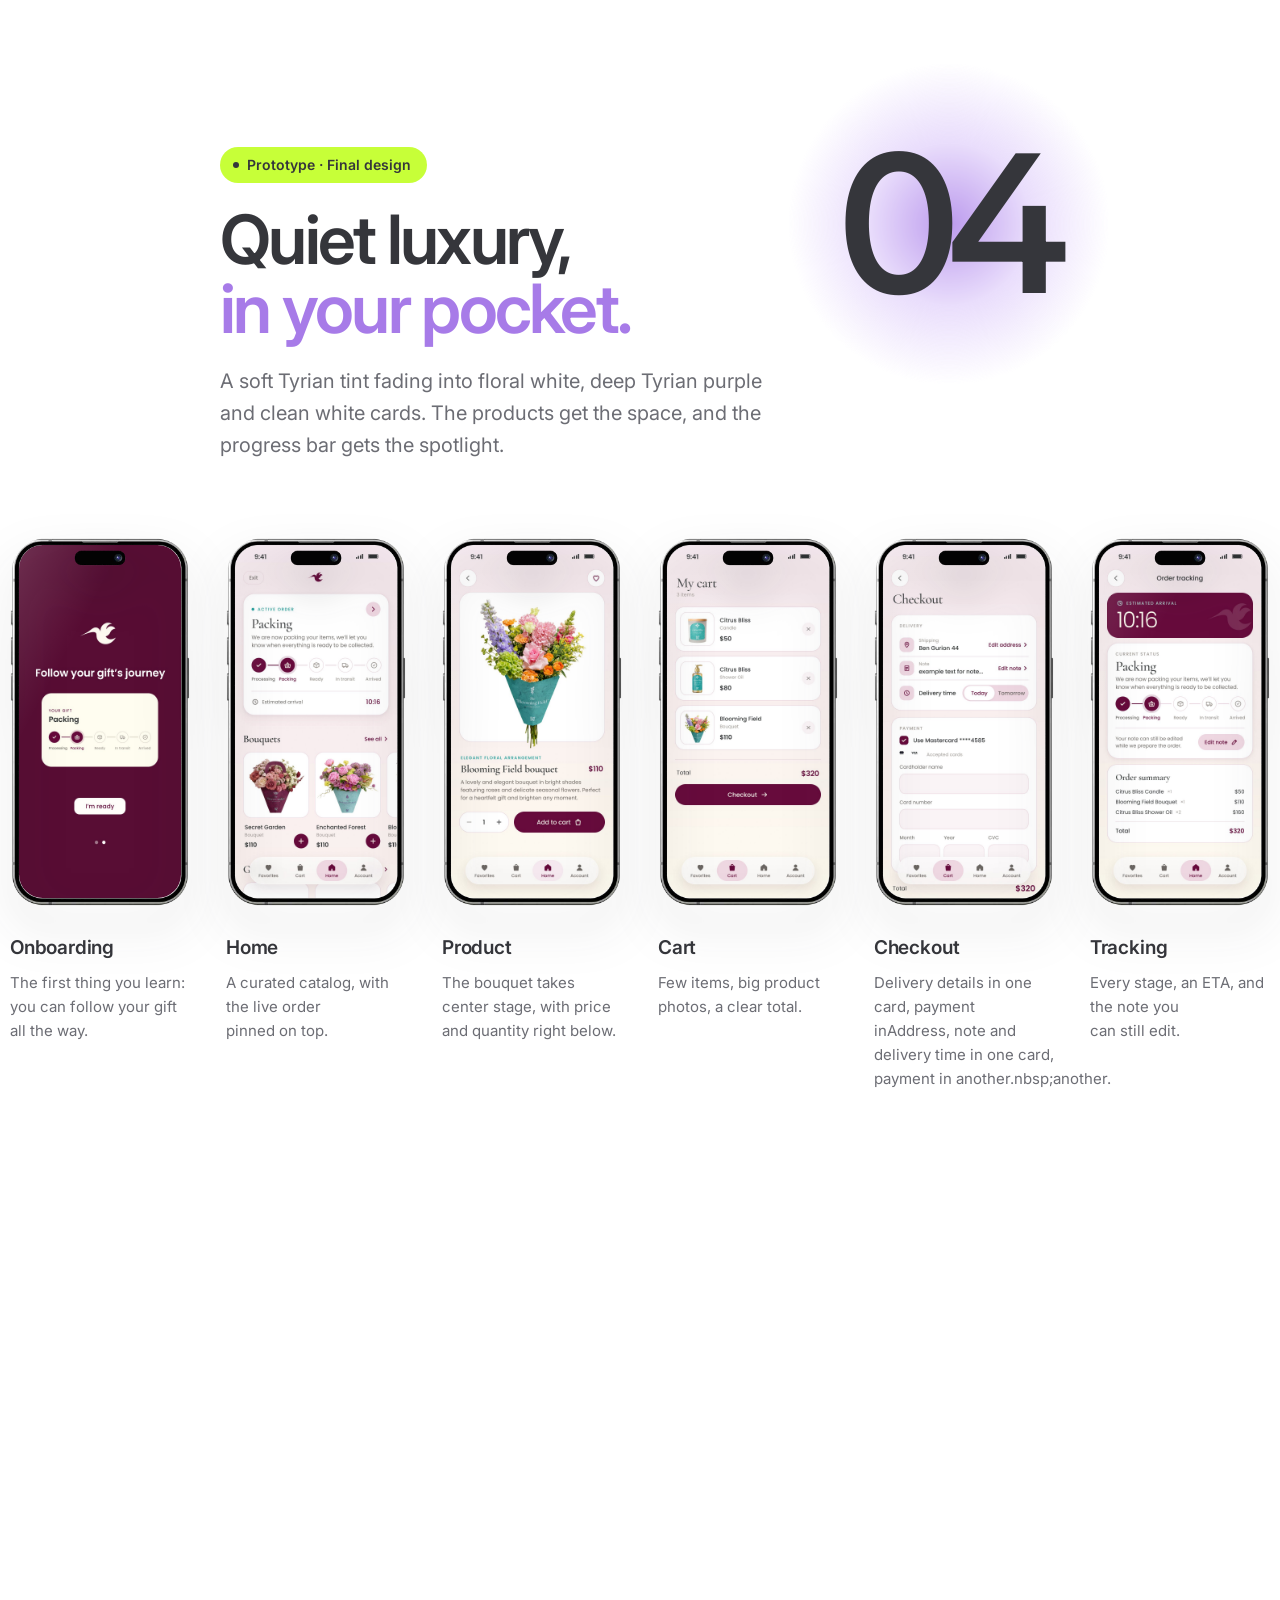
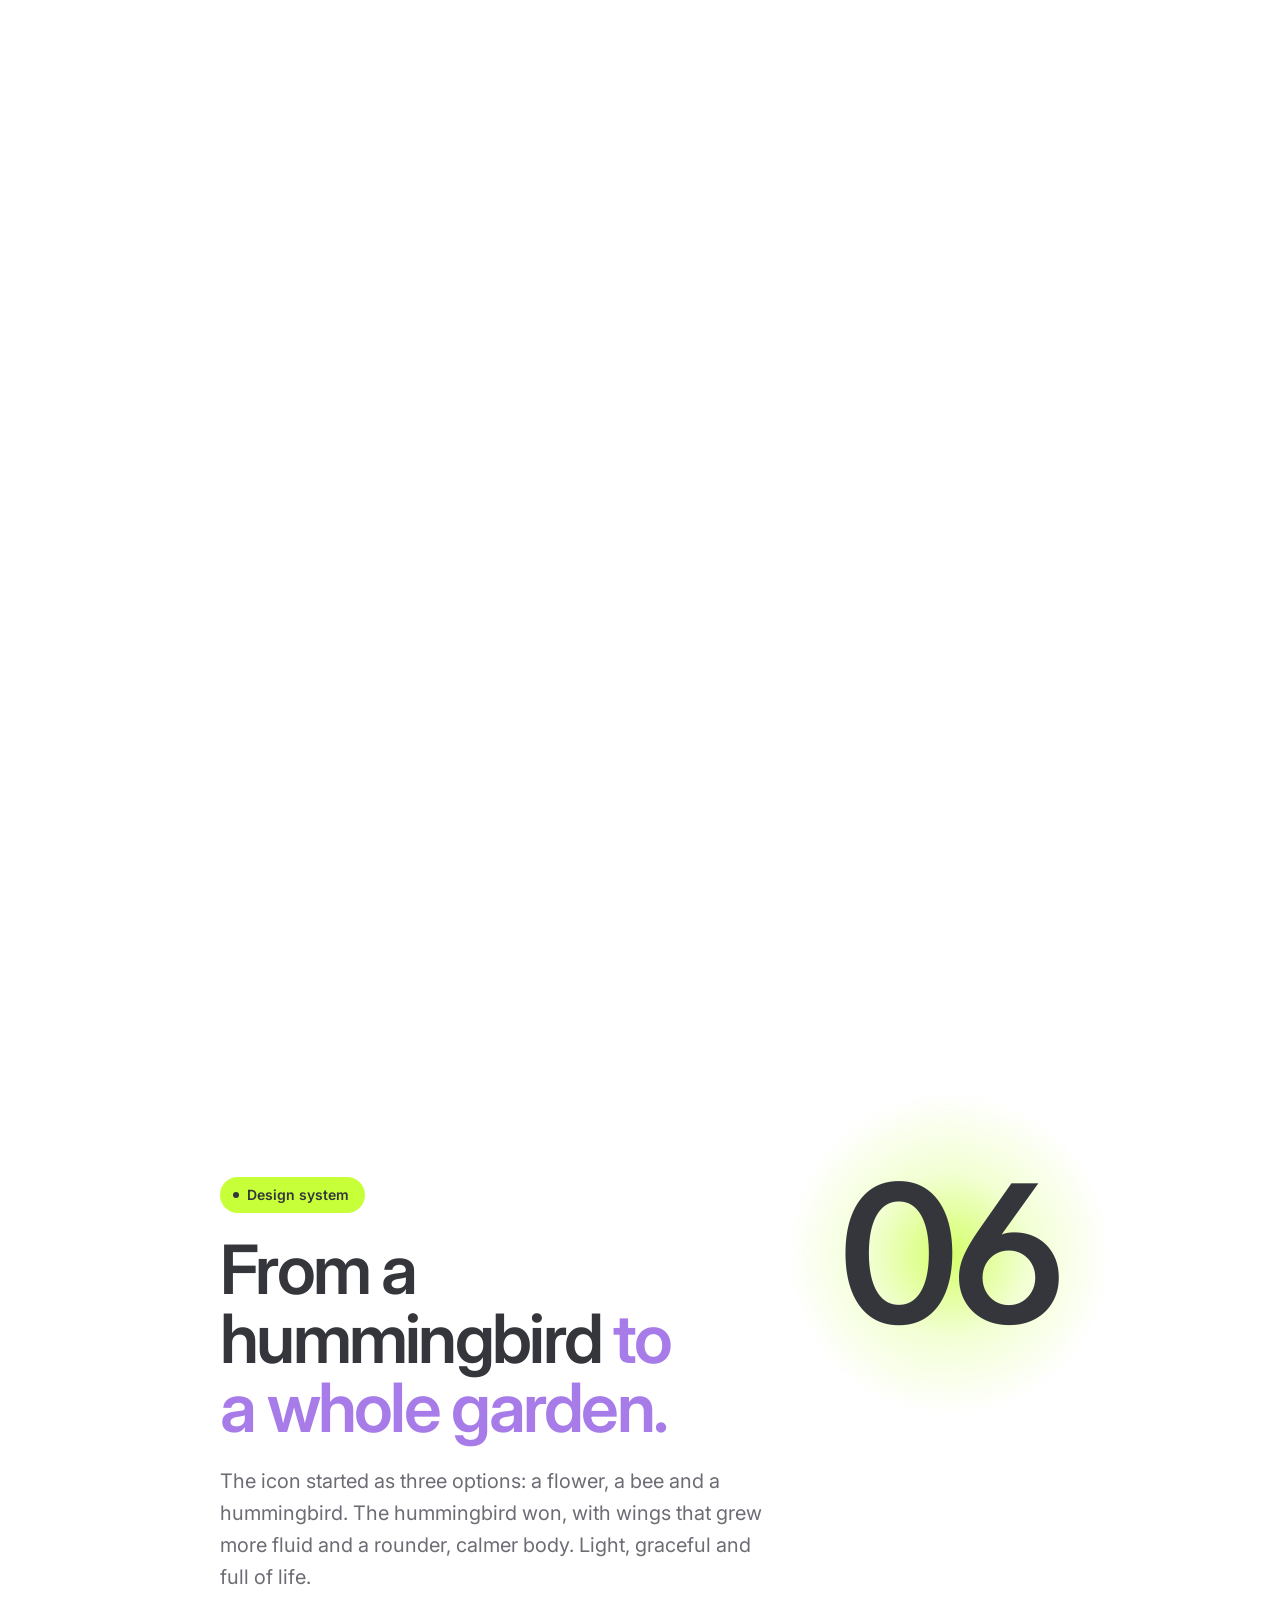
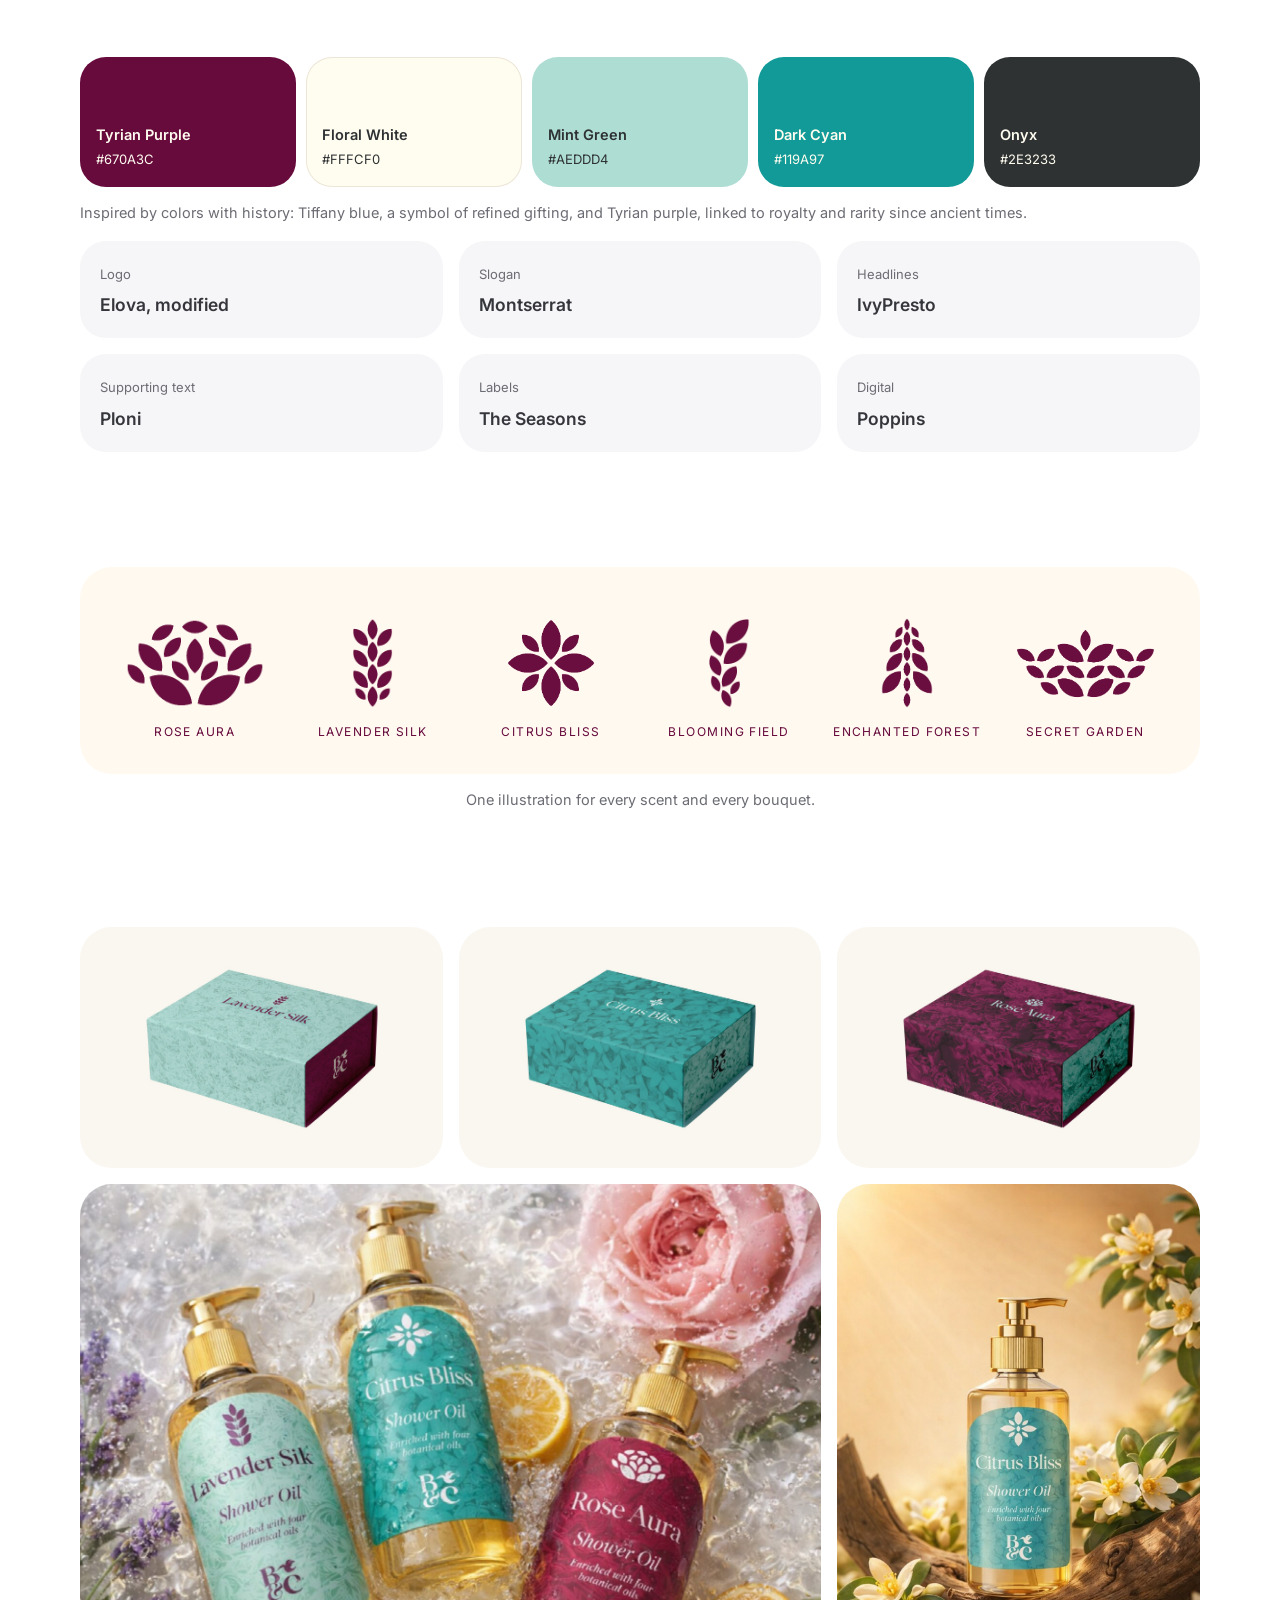
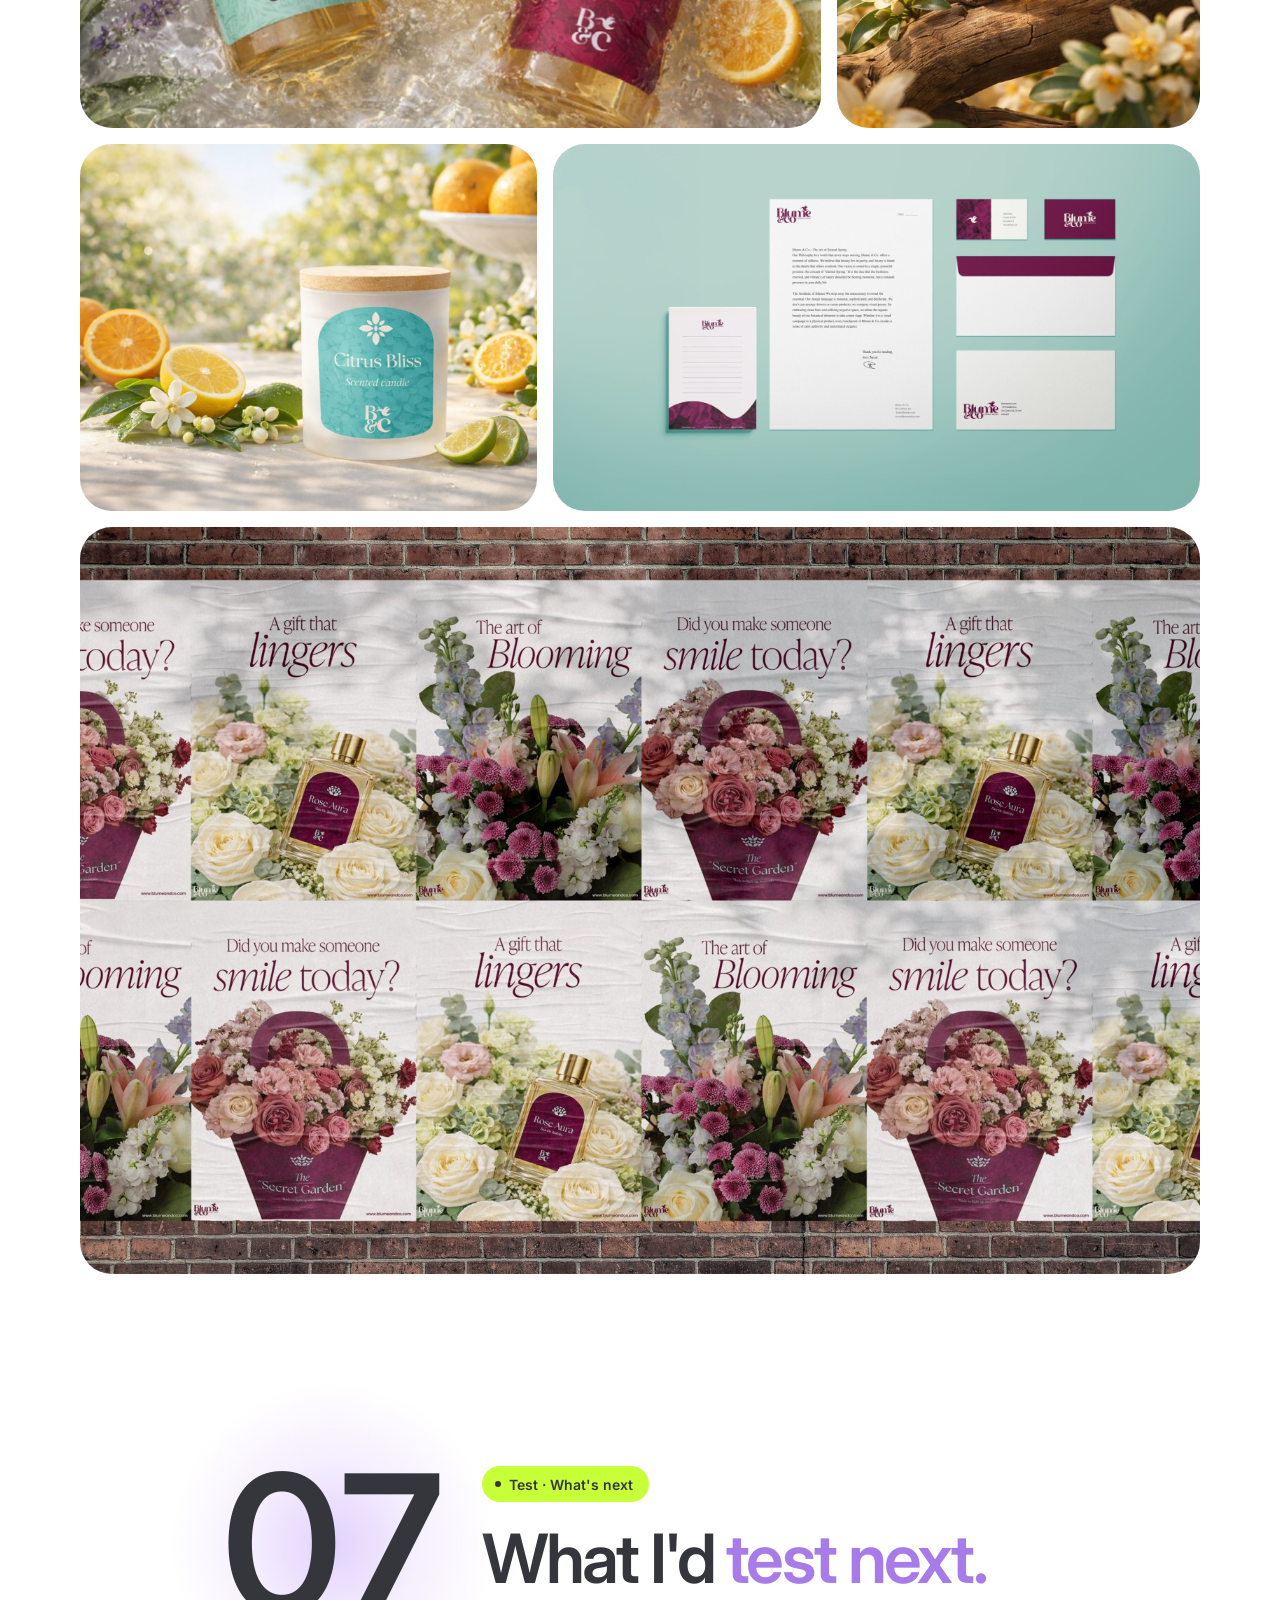
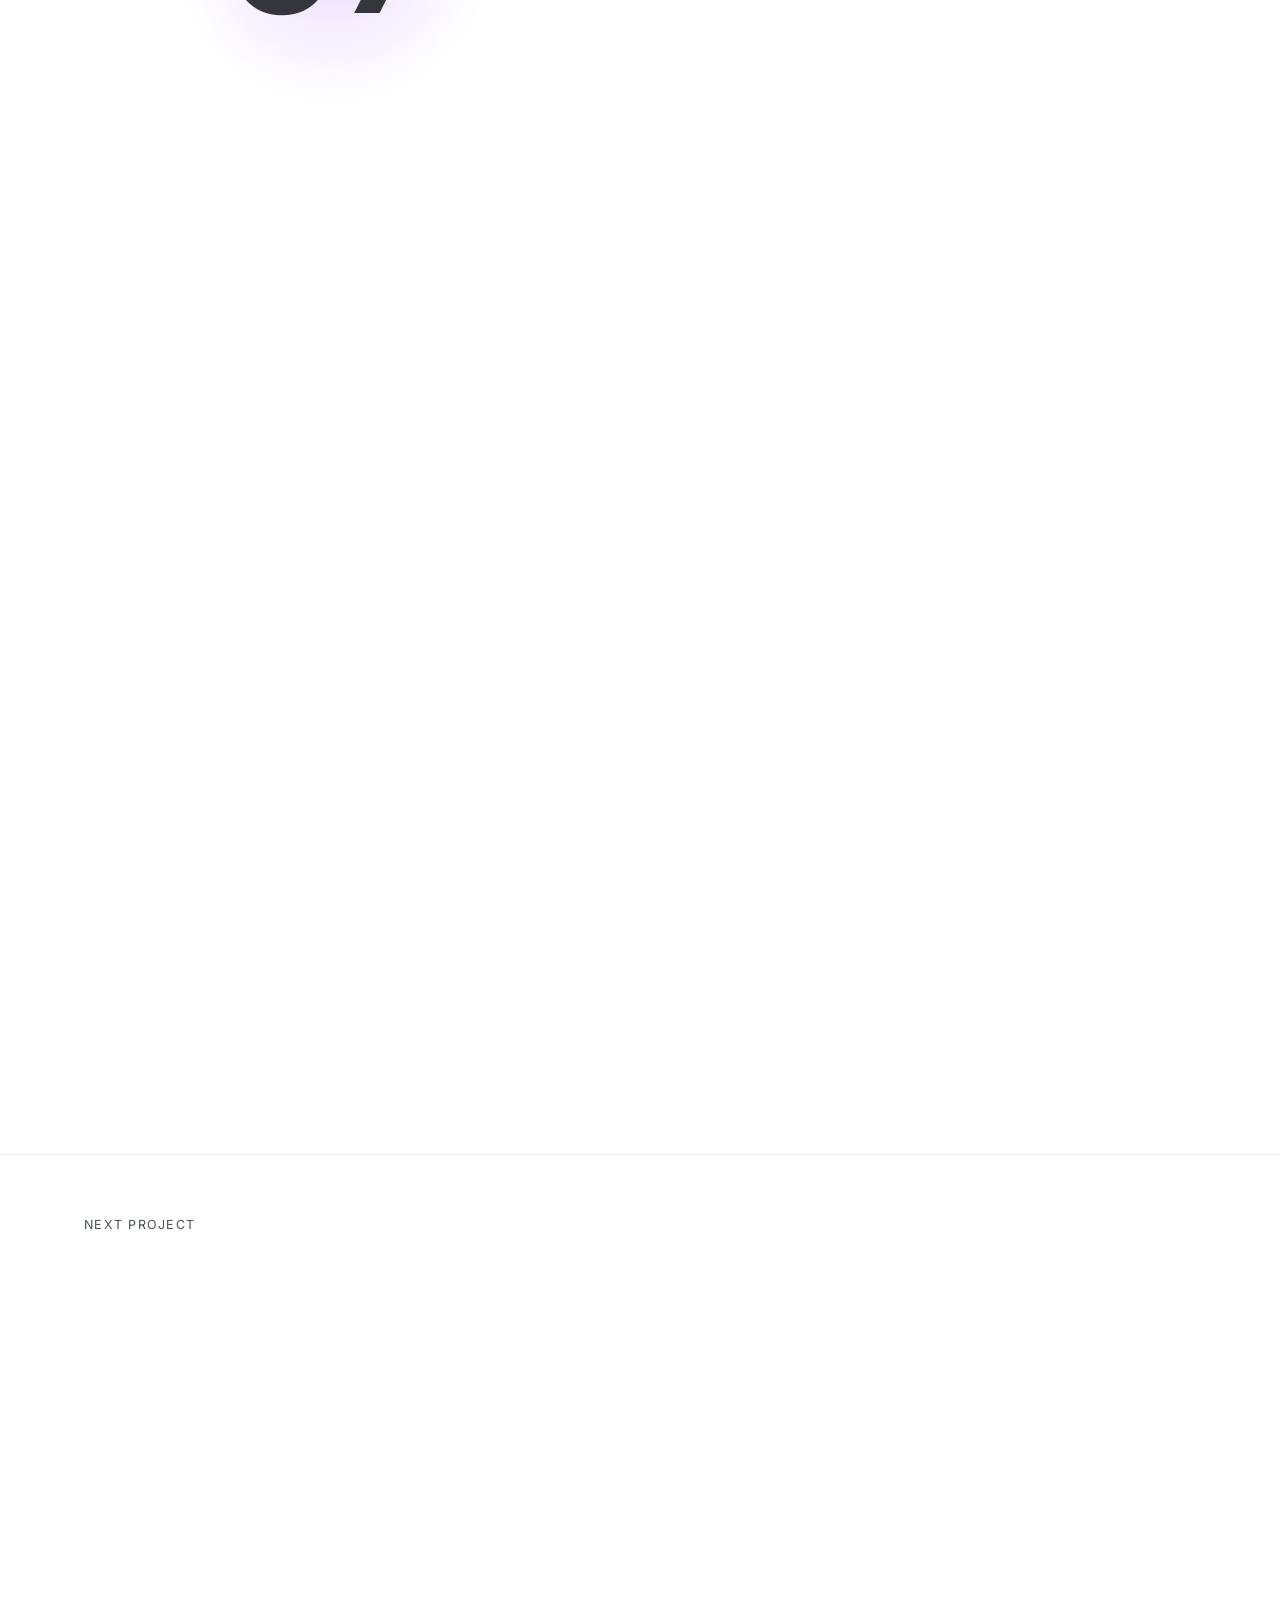
<file: projects/blume-and-co.html>
<!DOCTYPE html>
<html lang="en" dir="ltr">
<head>
<meta charset="UTF-8">
<meta name="viewport" content="width=device-width, initial-scale=1.0">
<title>Blume &amp; Co — Aviv Navot</title>
<meta name="description" content="Blume &amp; Co: a boutique flower and lifestyle brand, and B&amp;C, the app that makes luxury gifting worry-free. Branding, UX research and app design by Aviv Navot.">
<link rel="preconnect" href="https://fonts.googleapis.com">
<link rel="preconnect" href="https://fonts.gstatic.com" crossorigin>
<link href="https://fonts.googleapis.com/css2?family=Inter:opsz,wght@14..32,400..700&display=swap" rel="stylesheet">
<link rel="stylesheet" href="../css/style.css">
<link rel="stylesheet" href="../css/case-study.css?v=52">
<link rel="preload" as="image" href="../images/blume/v2/onboarding-poster.jpg">
<link rel="icon" href="../favicon.svg" type="image/svg+xml">
<link rel="icon" href="../favicon-32.png" sizes="32x32" type="image/png">
<link rel="apple-touch-icon" href="../apple-touch-icon.png">
  <!-- Microsoft Clarity -->
  <script type="text/javascript">
    (function(c,l,a,r,i,t,y){
        c[a]=c[a]||function(){(c[a].q=c[a].q||[]).push(arguments)};
        t=l.createElement(r);t.async=1;t.src="https://www.clarity.ms/tag/"+i;
        y=l.getElementsByTagName(r)[0];y.parentNode.insertBefore(t,y);
    })(window, document, "clarity", "script", "z78thpeewr");
  </script>
</head>
<body class="cs bc" data-title-en="Blume &amp; Co — Aviv Navot">

  <header class="nav">
    <div class="nav-inner">
      <a href="../index.html" class="brand">Aviv Navot<span class="dot">.</span></a>
      <button class="nav-toggle" id="navToggle" aria-label="Menu" aria-expanded="false">
        <span></span><span></span><span></span>
      </button>
      <nav class="nav-links" id="navLinks">
        <a href="../index.html#work"><span class="en">Work</span></a>
        <a href="../about.html"><span class="en">About</span></a>
        <a href="../resume.html"><span class="en">Resume</span></a>
      </nav>
    </div>
  </header>

  <main>

  <!-- ================= HERO ================= -->
  <section class="cs-hero">
    <div class="cs-aurora" aria-hidden="true"><i></i><i></i><i></i><i></i></div>
    <div class="cs-text">
      <div class="cs-hero-copy">
      <h1 data-words>
        <span class="en">Flowers are here for a moment.<br><em>Their meaning is eternal.</em></span>
      </h1>
      <p class="cs-hero-sub reveal"><span class="en">A boutique flower and lifestyle brand,<br>and the app that makes gifting worry-free.</span></p>
      <p class="cs-lede">
        <span class="en">Blume &amp; Co treats flowers as an experience rather than decoration, and gifting as an intentional act rather than a social obligation. I built the brand from its strategy to its packaging, and designed B&amp;C, its own app for sending luxury gifts with confidence: what you see on the screen is exactly what arrives, exactly on time.</span>
      </p>
      </div>
    </div>
    <div class="cs-media">
      <div class="bc-stage reveal" role="img" aria-label="The B&amp;C app onboarding playing on an iPhone, with flowers around it">
        <img class="bc-fl kz-out f1" src="../images/blume/v2/flower-peony.webp" alt="" aria-hidden="true">
        <img class="bc-fl kz-out f2" src="../images/blume/v2/flower-ranunculus.webp" alt="" aria-hidden="true">
        <img class="bc-fl kz-out f3" src="../images/blume/v2/flower-dahlia.webp" alt="" aria-hidden="true">
        <img class="bc-fl kz-out f4" src="../images/blume/v2/flower-hydrangea.webp" alt="" aria-hidden="true">
        <img class="bc-fl kz-out f5" src="../images/blume/v2/flower-rose.webp" alt="" aria-hidden="true">
        <img class="bc-fl kz-out f6" src="../images/blume/v2/flower-orchid.webp" alt="" aria-hidden="true">
        <img class="bc-fl kz-out f7" src="../images/blume/v2/flower-anemone.webp" alt="" aria-hidden="true">
        <img class="bc-fl kz-out f8" src="../images/blume/v2/flower-orchid-green.webp" alt="" aria-hidden="true">
        <div class="kz-phone kz-c bc-phone">
          <video autoplay muted loop playsinline preload="auto" poster="../images/blume/v2/onboarding-poster.jpg">
            <source src="../images/blume/v2/blume-onboarding.mp4?v=3" type="video/mp4">
            <source src="../images/blume/v2/blume-onboarding.webm?v=3" type="video/webm">
          </video>
        </div>
      </div>
      <div class="cs-meta reveal">
        <div><span class="cs-label"><span class="en">Role</span></span><span class="v"><span class="en">Brand &amp; Product Designer, end to end</span></span></div>
        <div><span class="cs-label"><span class="en">Category</span></span><span class="v"><span class="en">Florist · Lifestyle · Gifting</span></span></div>
        <div><span class="cs-label"><span class="en">Deliverables</span></span><span class="v"><span class="en">Brand book, packaging, iOS app</span></span></div>
        <div><span class="cs-label"><span class="en">Methods</span></span><span class="v accent"><span class="en">Interviews, competitive analysis, HMW</span></span></div>
      </div>
    </div>
  </section>

  <!-- ================= 1 RESEARCH ================= -->
  <section class="cs-sec">
    <div class="cs-text">
      <div class="cs-head reveal">
        <span class="cs-glass g-red" style="--fd:-0.9s" aria-hidden="true"><span class="pane"><span>01</span></span></span>
        <div><span class="cs-pill"><span class="en">Empathize · Research</span></span></div>
        <h2 class="cs-h2"><span class="en">A gift is <em>a business card.</em></span></h2>
        <p class="cs-lede"><span class="en">For the app, I asked people how they send gifts today, what makes it feel easy, and where it goes wrong. People don't see a gift as a product. They see it as a reflection of their taste, their care and their reliability.</span></p>
      </div>
    </div>
    <div class="cs-media">
      <div class="cs-three">
        <div class="cs-card cs-method reveal"><span class="big">4</span><span class="t"><span class="en">In-depth interviews</span></span><span class="d"><span class="en">People aged 26 to 45: a student, a lawyer, a VP of marketing and a product manager, all of whom send gifts often.</span></span></div>
        <div class="cs-card cs-method reveal"><span class="big">3</span><span class="t"><span class="en">Competitors analyzed</span></span><span class="d"><span class="en">ZER4U, BUYME and Wolt, for their conventions, strengths and what they give up.</span></span></div>
        <div class="cs-card cs-method reveal"><span class="big">1</span><span class="t"><span class="en">Cluster chosen</span></span><span class="d"><span class="en">From ideas going wide to one focus: control and confidence over delivery.</span></span></div>
      </div>
    </div>
    <div class="cs-text">
      <div class="cs-sub">
        <div class="cs-quotes">
          <figure class="cs-quote reveal"><blockquote><span class="en">I'd love to get a real photo of the delivery before it leaves, to make sure it's what I expected.</span></blockquote><figcaption><strong>Raz</strong> · <span class="en">28, Tel Aviv</span></figcaption></figure>
          <figure class="cs-quote reveal"><blockquote><span class="en">The unboxing is my business card.</span></blockquote><figcaption><strong>Liat</strong> · <span class="en">40, VP of Marketing</span></figcaption></figure>
        </div>
        <figure class="cs-quote cs-quote-wide reveal"><blockquote><span class="en">Not 500 products. The 10 best ones.</span></blockquote><figcaption><strong>Yehonatan</strong> · <span class="en">45, Product manager</span></figcaption></figure>
      </div>

      <div class="cs-sub">
        <h3 class="cs-h3 reveal"><span class="en">Fast, or premium. <em>Rarely both.</em></span></h3>
        <div class="cs-card reveal">
          <div class="cs-matrix-scroll">
            <table class="cs-matrix">
              <thead><tr><th></th><th>ZER4U</th><th>BUYME</th><th>Wolt</th><th class="pj">B&amp;C</th></tr></thead>
              <tbody>
                <tr><th scope="row"><span class="en">Quick, simple ordering</span></th><td><span class="cs-yes">✓</span></td><td><span class="cs-yes">✓</span></td><td><span class="cs-yes">✓</span></td><td class="pj"><span class="cs-yes">✓</span></td></tr>
                <tr><th scope="row"><span class="en">A physical, premium gift experience</span></th><td><span class="cs-part">~</span></td><td><span class="cs-no"></span></td><td><span class="cs-no"></span></td><td class="pj"><span class="cs-yes">✓</span></td></tr>
                <tr><th scope="row"><span class="en">The brand controls delivery end to end</span></th><td><span class="cs-yes">✓</span></td><td><span class="cs-no"></span></td><td><span class="cs-no"></span></td><td class="pj"><span class="cs-yes">✓</span></td></tr>
              </tbody>
            </table>
          </div>
        </div>
        <div class="cs-matrix-legend">
          <span><span class="cs-yes">✓</span><span class="en">Yes</span></span>
          <span><span class="cs-part">~</span><span class="en">Partly (wide range, dated look)</span></span>
          <span><span class="cs-no"></span><span class="en">No (a voucher, or one more shop in a marketplace)</span></span>
        </div>
      </div>
    </div>

    <div class="cs-media">
      <div class="cs-affinity" aria-label="Affinity map">
        <div class="cs-affinity-stage">
          <div class="cs-affinity-panel">
            <div class="cs-affinity-head">
              <div>
                <div class="cs-affinity-title">
                  <span class="t1"><span class="en">Going wide.</span></span>
                  <span class="t2"><span class="en">Narrowing down.</span></span>
                </div>
                <span class="cs-affinity-sub"><span class="en">20 notes from 4 interviews, grouped into 5 themes.</span></span>
              </div>
              <div class="cs-legend">
                <span><i style="background:#EEFFC2"></i>Rotem</span>
                <span><i style="background:#E6D8FC"></i>Raz</span>
                <span><i style="background:#fff;box-shadow:inset 0 0 0 1.5px #C5A4F5"></i>Yehonatan</span>
                <span><i style="background:#ECECEF"></i>Liat</span>
              </div>
            </div>
            <div class="cs-board">
              <div class="cs-cluster"><div class="cs-cluster-label"><span class="en">What I see is what they get</span></div><div class="cs-cluster-notes">
                <div class="cs-note src-a"><span class="en">Ordering a bouquet without knowing how it really looks</span></div>
                <div class="cs-note src-t"><span class="en">A real photo before it leaves</span></div>
                <div class="cs-note src-d"><span class="en">Arrived exactly as shown on the site</span></div>
                <div class="cs-note src-t"><span class="en">Real customer photos, not catalog shots</span></div>
              </div></div>
              <div class="cs-cluster"><div class="cs-cluster-label"><span class="en">Timing is everything</span></div><div class="cs-cluster-notes">
                <div class="cs-note src-h"><span class="en">Unclear arrival time is a deal breaker</span></div>
                <div class="cs-note src-t"><span class="en">Choose the hour, not only the date</span></div>
                <div class="cs-note src-a"><span class="en">Wolt shows the route and the minutes left</span></div>
                <div class="cs-note src-t"><span class="en">Tell me when it was received</span></div>
              </div></div>
              <div class="cs-cluster"><div class="cs-cluster-label"><span class="en">The unboxing is the gift</span></div><div class="cs-cluster-notes">
                <div class="cs-note src-d"><span class="en">The packaging is my business card</span></div>
                <div class="cs-note src-h"><span class="en">No price inside, a printed card</span></div>
                <div class="cs-note src-a"><span class="en">I love the moment it's opened</span></div>
                <div class="cs-note src-t"><span class="en">Let me pick the paper and the ribbon</span></div>
              </div></div>
              <div class="cs-cluster"><div class="cs-cluster-label"><span class="en">Less, but better</span></div><div class="cs-cluster-notes">
                <div class="cs-note src-h"><span class="en">The 10 best, not 500 products</span></div>
                <div class="cs-note src-h"><span class="en">Too many options and I leave</span></div>
                <div class="cs-note src-d"><span class="en">Like flipping through a design magazine</span></div>
                <div class="cs-note src-d"><span class="en">Pixelated photos are not an option</span></div>
              </div></div>
              <div class="cs-cluster"><div class="cs-cluster-label"><span class="en">Someone to talk to</span></div><div class="cs-cluster-notes">
                <div class="cs-note src-a"><span class="en">If something goes wrong, I want an answer</span></div>
                <div class="cs-note src-a"><span class="en">A number I can call, and the courier's too</span></div>
                <div class="cs-note src-t"><span class="en">A place for a personal note</span></div>
                <div class="cs-note src-a"><span class="en">Tell me how to care for the bouquet</span></div>
              </div></div>
            </div>
          </div>
        </div>
      </div>
    </div>

    <div class="cs-text">
      <div class="cs-sub">
        <h3 class="cs-h3 reveal"><span class="en">What I took from it</span></h3>
        <div class="cs-acc reveal">
          <details open><summary><span class="n">01</span><span class="t"><span class="en">Trust is visual</span></span><span class="pm" aria-hidden="true"></span></summary><div class="body"><span class="en">The gap between what's shown on screen and what arrives turns a thoughtful gesture into a risk.</span></div></details>
          <details><summary><span class="n">02</span><span class="t"><span class="en">Timing is part of the gift</span></span><span class="pm" aria-hidden="true"></span></summary><div class="body"><span class="en">A gift that arrives late, or when no one is home, feels like a personal failure to the sender.</span></div></details>
          <details><summary><span class="n">03</span><span class="t"><span class="en">Calm beats choice</span></span><span class="pm" aria-hidden="true"></span></summary><div class="body"><span class="en">Crowded, generic platforms feel impersonal and unreliable. People want a focused experience that takes less mental effort.</span></div></details>
        </div>
      </div>
    </div>
  </section>

  <!-- ================= 2 DEFINE ================= -->
  <section class="cs-sec">
    <div class="cs-text">
      <div class="cs-head flip reveal">
        <span class="cs-glass g-rose" style="--fd:-1.8s" aria-hidden="true"><span class="pane"><span>02</span></span></span>
        <div><span class="cs-pill"><span class="en">Define</span></span></div>
        <h2 class="cs-h2"><span class="en">The problem <em>isn't the flowers.</em></span></h2>
        <p class="cs-lede"><span class="en">Delivery platforms don't let senders accurately track a gift or commit to a delivery window, even when timing is critical. The result is anxiety, and a feeling that the money and emotion put into the gift might go to waste.</span></p>
      </div>
      <div class="cs-hmw reveal">
        <span class="cs-pill">How might we</span>
        <p class="cs-hmw-q"><span class="l1">give senders full control and peace of mind,</span><em class="l2">so what they see is what arrives,</em><span class="l3">exactly when it was promised?</span></p>
      </div>
      <div class="cs-sub">
        <h3 class="cs-h3 reveal"><span class="en">What I chose to build first</span></h3>
        <div class="cs-acc reveal">
          <details open><summary><span class="n">01</span><span class="t"><span class="en">Must have: a clear progress bar</span></span><span class="pm" aria-hidden="true"></span></summary><div class="body"><span class="en">Every stage of the order, from processing to arrived, in one glance. The base of transparency.</span></div></details>
          <details><summary><span class="n">02</span><span class="t"><span class="en">Must have: live updates and ETA</span></span><span class="pm" aria-hidden="true"></span></summary><div class="body"><span class="en">An estimated arrival time that updates itself, right on the home screen. It solves the most painful part: not knowing.</span></div></details>
          <details><summary><span class="n">03</span><span class="t"><span class="en">Must have: only what matters now</span></span><span class="pm" aria-hidden="true"></span></summary><div class="body"><span class="en">A clean screen that shows what's happening at this moment, with secondary details tucked away.</span></div></details>
          <details><summary><span class="n">04</span><span class="t"><span class="en">Nice to have, and later</span></span><span class="pm" aria-hidden="true"></span></summary><div class="body"><span class="en">A photo of the delivery as proof, calming microcopy, and quick edits to the greeting after the order has left.</span></div></details>
        </div>
      </div>
    </div>
  </section>

  <!-- ================= 3 STRUCTURE ================= -->
  <section class="cs-sec">
    <div class="cs-text">
      <div class="cs-head reveal">
        <span class="cs-glass g-yellow" style="--fd:-2.7s" aria-hidden="true"><span class="pane"><span>03</span></span></span>
        <div><span class="cs-pill"><span class="en">Ideate · Structure</span></span></div>
        <h2 class="cs-h2"><span class="en">The order, <em>always in sight.</em></span></h2>
      </div>
      <div class="cs-two">
        <div class="cs-card reveal">
          <span class="cs-label"><span class="en">Information architecture</span></span>
          <div class="cs-tabbar" aria-hidden="true">
            <span><span class="en">Favorites</span></span>
            <span><span class="en">Cart</span></span>
            <span class="on"><span class="en">Home</span></span>
            <span><span class="en">Account</span></span>
          </div>
          <p class="d"><span class="en">Four tabs and a curated catalog: bouquets, gift sets and all items. When an order is on its way, its progress bar sits at the top of Home.</span></p>
        </div>
        <div class="cs-card reveal">
          <span class="cs-label"><span class="en">Main flow</span></span>
          <div class="cs-flow">
            <span><span class="en">Home</span></span><i>→</i>
            <span><span class="en">Product</span></span><i>→</i>
            <span><span class="en">Cart</span></span><i>→</i>
            <span><span class="en">Checkout</span></span><i>→</i>
            <span class="end"><span class="en">Track</span></span>
          </div>
          <p class="d"><span class="en">Delivery time is chosen at checkout, and the note to the recipient can be edited while the order is being prepared.</span></p>
        </div>
      </div>
    </div>
    <div class="cs-media cs-sub">
      <div class="cs-wires">
        <figure class="cs-wire-item"><img src="../images/blume/v2/wf-home.jpg" alt="Wireframe: home" loading="lazy"></figure>
        <figure class="cs-wire-item"><img src="../images/blume/v2/wf-product.jpg" alt="Wireframe: product page" loading="lazy"></figure>
        <figure class="cs-wire-item"><img src="../images/blume/v2/wf-cart.jpg" alt="Wireframe: cart" loading="lazy"></figure>
        <figure class="cs-wire-item"><img src="../images/blume/v2/wf-checkout.jpg" alt="Wireframe: checkout" loading="lazy"></figure>
        <figure class="cs-wire-item"><img src="../images/blume/v2/wf-progress.jpg" alt="Wireframe: progress bar" loading="lazy"></figure>
      </div>
      <p class="cs-caption" style="text-align:center"><span class="en">Wireframes for the core flow: home, product, cart, checkout and progress.</span></p>
    </div>
  </section>

  <!-- ================= 4 FINAL DESIGN ================= -->
  <section class="cs-sec">
    <div class="cs-text">
      <div class="cs-head flip reveal">
        <span class="cs-glass g-pink" style="--fd:-3.6s" aria-hidden="true"><span class="pane"><span>04</span></span></span>
        <div><span class="cs-pill"><span class="en">Prototype · Final design</span></span></div>
        <h2 class="cs-h2"><span class="en">Quiet luxury, <em>in your pocket.</em></span></h2>
        <p class="cs-lede"><span class="en">A soft Tyrian tint fading into floral white, deep Tyrian purple and clean white cards. The products get the space, and the progress bar gets the spotlight.</span></p>
      </div>
    </div>
    <div class="cs-media" style="margin-top:clamp(48px,6vw,80px)">
      <div class="cs-phones-panel is-open reveal">
        <div class="cs-phones kz-flat">
          <div class="cs-phone"><div class="shell"><div class="screen"><img src="../images/blume/v2/screen-onboarding.jpg?v=4" alt="Onboarding: follow your gift’s journey" loading="lazy"></div></div><span class="t"><span class="en">Onboarding</span></span><span class="d"><span class="en">The first thing you learn: you can follow your gift all the way.</span></span></div>
          <div class="cs-phone"><div class="shell"><div class="screen"><img src="../images/blume/v2/screen-home.jpg?v=5" alt="Home with an active order on top" loading="lazy"></div></div><span class="t"><span class="en">Home</span></span><span class="d"><span class="en">A curated catalog, with the live order pinned on top.</span></span></div>
          <div class="cs-phone"><div class="shell"><div class="screen"><img src="../images/blume/v2/screen-product.jpg?v=5" alt="Product page: Blooming Field bouquet" loading="lazy"></div></div><span class="t"><span class="en">Product</span></span><span class="d"><span class="en">The bouquet takes center stage, with price and quantity right below.</span></span></div>
          <div class="cs-phone"><div class="shell"><div class="screen"><img src="../images/blume/v2/screen-cart.jpg?v=5" alt="My cart" loading="lazy"></div></div><span class="t"><span class="en">Cart</span></span><span class="d"><span class="en">Few items, big product photos, a clear total.</span></span></div>
          <div class="cs-phone"><div class="shell"><div class="screen"><img src="../images/blume/v2/screen-checkout.jpg?v=5" alt="Checkout with delivery time and note" loading="lazy"></div></div><span class="t"><span class="en">Checkout</span></span><span class="d"><span class="en">Delivery details in one card, payment inAddress, note and delivery time in one card, payment in another.nbsp;another.</span></span></div>
          <div class="cs-phone"><div class="shell"><div class="screen"><img src="../images/blume/v2/screen-progress.jpg?v=5" alt="Order tracking: ETA, current status, progress bar and order summary" loading="lazy"></div></div><span class="t"><span class="en">Tracking</span></span><span class="d"><span class="en">Every stage, an ETA, and the note you can still edit.</span></span></div>
        </div>
      </div>
    </div>
  </section>

  <!-- ================= 5 THE BRAND ================= -->
  <section class="cs-sec">
    <div class="cs-text">
      <div class="cs-head reveal">
        <span class="cs-glass g-red" style="--fd:-4.5s" aria-hidden="true"><span class="pane"><span>05</span></span></span>
        <div><span class="cs-pill"><span class="en">The brand</span></span></div>
        <h2 class="cs-h2"><span class="en">Beauty, not despite being fleeting. <em>Because of it.</em></span></h2>
        <p class="cs-lede"><span class="en">Like the Japanese love for cherry blossoms, Blume &amp; Co embraces beauty because it doesn't last. Each bouquet and lifestyle piece is designed to turn a passing moment into a lasting memory.</span></p>
      </div>
      <div class="cs-two">
        <div class="cs-card cs-goal reveal">
          <span class="who"><span class="en">Vision</span></span>
          <p><span class="en">A world where flowers are moments, not decoration, and gifting is guided by intention.</span></p>
        </div>
        <div class="cs-card cs-goal reveal">
          <span class="who"><span class="en">Mission</span></span>
          <p><span class="en">Floral arrangements and lifestyle pieces that turn gifting into a meaningful experience.</span></p>
        </div>
      </div>
      <div class="cs-sub">
        <h3 class="cs-h3 reveal"><span class="en">The name <em>and the promise</em></span></h3>
        <div class="cs-acc reveal">
          <details open><summary><span class="n">01</span><span class="t"><span class="en">Blume &amp; Co</span></span><span class="pm" aria-hidden="true"></span></summary><div class="body"><span class="en">"Blume" means flower in German. "&amp; Co" opens the name beyond bouquets, into a lifestyle world shaped by design, emotion and intention.</span></div></details>
          <details><summary><span class="n">02</span><span class="t"><span class="en">Eternal spring</span></span><span class="pm" aria-hidden="true"></span></summary><div class="body"><span class="en">A quiet state of renewal where nature meets design. Soft, elegant, intentional and lasting.</span></div></details>
          <details><summary><span class="n">03</span><span class="t"><span class="en">For whom</span></span><span class="pm" aria-hidden="true"></span></summary><div class="body"><span class="en">Design-conscious men and women, 30 to 45, who look for more than a product: a thoughtful, emotionally attuned experience, from the details to the packaging.</span></div></details>
        </div>
      </div>
    </div>
  </section>

  <!-- ================= 6 DESIGN SYSTEM ================= -->
  <section class="cs-sec">
    <div class="cs-text">
      <div class="cs-head flip reveal">
        <span class="cs-glass g-rose" style="--fd:-5.4s" aria-hidden="true"><span class="pane"><span>06</span></span></span>
        <div><span class="cs-pill"><span class="en">Design system</span></span></div>
        <h2 class="cs-h2"><span class="en">From a hummingbird <em>to a whole garden.</em></span></h2>
        <p class="cs-lede"><span class="en">The icon started as three options: a flower, a bee and a hummingbird. The hummingbird won, with wings that grew more fluid and a rounder, calmer body. Light, graceful and full of life.</span></p>
      </div>
    </div>
    <div class="cs-media" style="margin-top:clamp(40px,5vw,72px)">

      <div class="cs-swatches bc-sw reveal">
        <div class="cs-sw" style="background:#670A3C;color:#FFFCF0"><b>Tyrian Purple</b>#670A3C</div>
        <div class="cs-sw" style="background:#FFFCF0;color:#2E3233;box-shadow:inset 0 0 0 1px #ECE6D8"><b>Floral White</b>#FFFCF0</div>
        <div class="cs-sw" style="background:#AEDDD4;color:#2E3233"><b>Mint Green</b>#AEDDD4</div>
        <div class="cs-sw" style="background:#119A97;color:#FFFCF0"><b>Dark Cyan</b>#119A97</div>
        <div class="cs-sw" style="background:#2E3233;color:#FFFCF0"><b>Onyx</b>#2E3233</div>
      </div>
      <p class="cs-caption reveal"><span class="en">Inspired by colors with history: Tiffany blue, a symbol of refined gifting, and Tyrian purple, linked to royalty and rarity since ancient times.</span></p>

      <div class="cs-type bc-type reveal">
        <div><span class="k"><span class="en">Logo</span></span><div class="v"><span class="en">Elova, modified</span></div></div>
        <div><span class="k"><span class="en">Slogan</span></span><div class="v"><span class="en">Montserrat</span></div></div>
        <div><span class="k"><span class="en">Headlines</span></span><div class="v"><span class="en">IvyPresto</span></div></div>
        <div><span class="k"><span class="en">Supporting text</span></span><div class="v"><span class="en">Ploni</span></div></div>
        <div><span class="k"><span class="en">Labels</span></span><div class="v"><span class="en">The Seasons</span></div></div>
        <div><span class="k"><span class="en">Digital</span></span><div class="v"><span class="en">Poppins</span></div></div>
      </div>

      <div class="bc-ills cs-sub reveal">
        <figure><img src="../images/blume/v2/ill-rose-aura.webp" alt="" loading="lazy"><figcaption>Rose Aura</figcaption></figure>
        <figure><img src="../images/blume/v2/ill-lavender-silk.webp" alt="" loading="lazy"><figcaption>Lavender Silk</figcaption></figure>
        <figure><img src="../images/blume/v2/ill-citrus-bliss.webp" alt="" loading="lazy"><figcaption>Citrus Bliss</figcaption></figure>
        <figure><img src="../images/blume/v2/ill-blooming-field.webp" alt="" loading="lazy"><figcaption>Blooming Field</figcaption></figure>
        <figure><img src="../images/blume/v2/ill-enchanted-forest.webp" alt="" loading="lazy"><figcaption>Enchanted Forest</figcaption></figure>
        <figure><img src="../images/blume/v2/ill-secret-garden.webp" alt="" loading="lazy"><figcaption>Secret Garden</figcaption></figure>
      </div>
      <p class="cs-caption reveal" style="text-align:center"><span class="en">One illustration for every scent and every bouquet.</span></p>

      <div class="cs-grid cs-sub">
        <figure class="cs-figure s4 reveal"><img src="../images/blume/box-lavender.jpg" alt="Lavender Silk gift box" loading="lazy"></figure>
        <figure class="cs-figure s4 reveal"><img src="../images/blume/box-citrus.jpg" alt="Citrus Bliss gift box" loading="lazy"></figure>
        <figure class="cs-figure s4 reveal"><img src="../images/blume/box-rose.jpg" alt="Rose Aura gift box" loading="lazy"></figure>
        <figure class="cs-figure s8 reveal"><img src="../images/blume/oils.jpg" alt="Shower oil collection: Lavender Silk, Citrus Bliss, Rose Aura" loading="lazy"></figure>
        <figure class="cs-figure s4 reveal"><img src="../images/blume/shower-oil.jpg" alt="Citrus Bliss shower oil" loading="lazy"></figure>
        <figure class="cs-figure s5 reveal"><img src="../images/blume/candle.jpg" alt="Citrus Bliss scented candle" loading="lazy"></figure>
        <figure class="cs-figure s7 reveal"><img src="../images/blume/stationery.jpg" alt="Stationery: letterhead, business cards, envelopes and notepad" loading="lazy"></figure>
        <figure class="cs-figure s12 reveal"><img src="../images/blume/posters.jpg" alt="Street posters: A gift that lingers, Did you make someone smile today?" loading="lazy"></figure>
      </div>
    </div>
  </section>

  <!-- ================= 7 NEXT ================= -->
  <section class="cs-sec">
    <div class="cs-text">
      <div class="cs-head reveal">
        <span class="cs-glass g-yellow" style="--fd:-6.3s" aria-hidden="true"><span class="pane"><span>07</span></span></span>
        <div><span class="cs-pill"><span class="en">Test · What's next</span></span></div>
        <h2 class="cs-h2"><span class="en">What I'd <em>test next.</em></span></h2>
      </div>
      <div class="cs-acc reveal">
        <details open><summary><span class="n">01</span><span class="t"><span class="en">Does tracking really calm people down?</span></span><span class="pm" aria-hidden="true"></span></summary><div class="body"><span class="en">Test the progress bar and ETA with senders, and see whether they still feel the need to check in.</span></div></details>
        <details><summary><span class="n">02</span><span class="t"><span class="en">A photo before it leaves</span></span><span class="pm" aria-hidden="true"></span></summary><div class="body"><span class="en">The feature people asked for most directly. Would a real photo close the gap between screen and reality?</span></div></details>
        <details><summary><span class="n">03</span><span class="t"><span class="en">Reminders for the dates that matter</span></span><span class="pm" aria-hidden="true"></span></summary><div class="body"><span class="en">From the product brief: birthdays and anniversaries, so the gift is never a last-minute rescue.</span></div></details>
      </div>
      <div class="cs-sub cs-reflect reveal">
        <span class="cs-pill"><span class="en">Reflection</span></span>
        <p style="margin-top:22px"><span class="en">I started Blume &amp; Co from a habit of stopping to photograph flowers wherever I go. Designing the app taught me that luxury isn't only in how something looks. It's also in how calm it makes you feel. The brand promises beauty, and the app has to keep that promise all the way to the door.</span></p>
      </div>
    </div>
    <p class="cs-closing reveal"><span class="en">Did you make someone <em>smile today?</em></span></p>
  </section>

  </main>

  <section class="next-project">
    <div class="wrap">
      <span class="label"><span class="en">Next project</span></span>
      <a href="jaco.html" class="next-card reveal">
        <h3>Jakko</h3>
        <span class="arrow">→</span>
      </a>
    </div>
  </section>

  <footer class="cta-foot" id="contact">
    <div class="cta-card reveal">
      <span class="cta-aura" aria-hidden="true"></span>
      <h2 class="cta-title">Don't be <em>a stranger.</em></h2>
      <button type="button" class="cta-mail" data-copy="Aviv.navot@gmail.com" aria-label="Copy my email address: Aviv.navot@gmail.com">
        <span class="addr">Aviv.navot@gmail.com</span>
        <span class="cta-tip" aria-live="polite"><svg viewBox="0 0 24 24" aria-hidden="true"><rect x="8" y="8" width="12" height="12" rx="3"/><path d="M16 8V6a2 2 0 0 0-2-2H6a2 2 0 0 0-2 2v8a2 2 0 0 0 2 2h2"/></svg><span class="lbl">Copy</span></span>
      </button>
      <a class="cta-phone" href="tel:0544420666">054-4420666</a>
      <div class="cta-bottom">
        <a href="../index.html" class="brand">Aviv Navot<span class="dot">.</span></a>
        <nav class="cta-links" aria-label="Footer">
          <a href="../index.html#work">Work</a>
          <a href="../about.html">About</a>
          <a href="../resume.html">Resume</a>
          <a href="https://www.linkedin.com/in/aviv-navot-5a4806437" target="_blank" rel="noopener">LinkedIn</a>
        </nav>
        <span class="cta-note">© 2026 Aviv Navot</span>
      </div>
    </div>
  </footer>

  <script src="../js/main.js?v=4"></script>
  <script src="../js/case-study.js?v=49"></script>
</body>
</html>
</file>
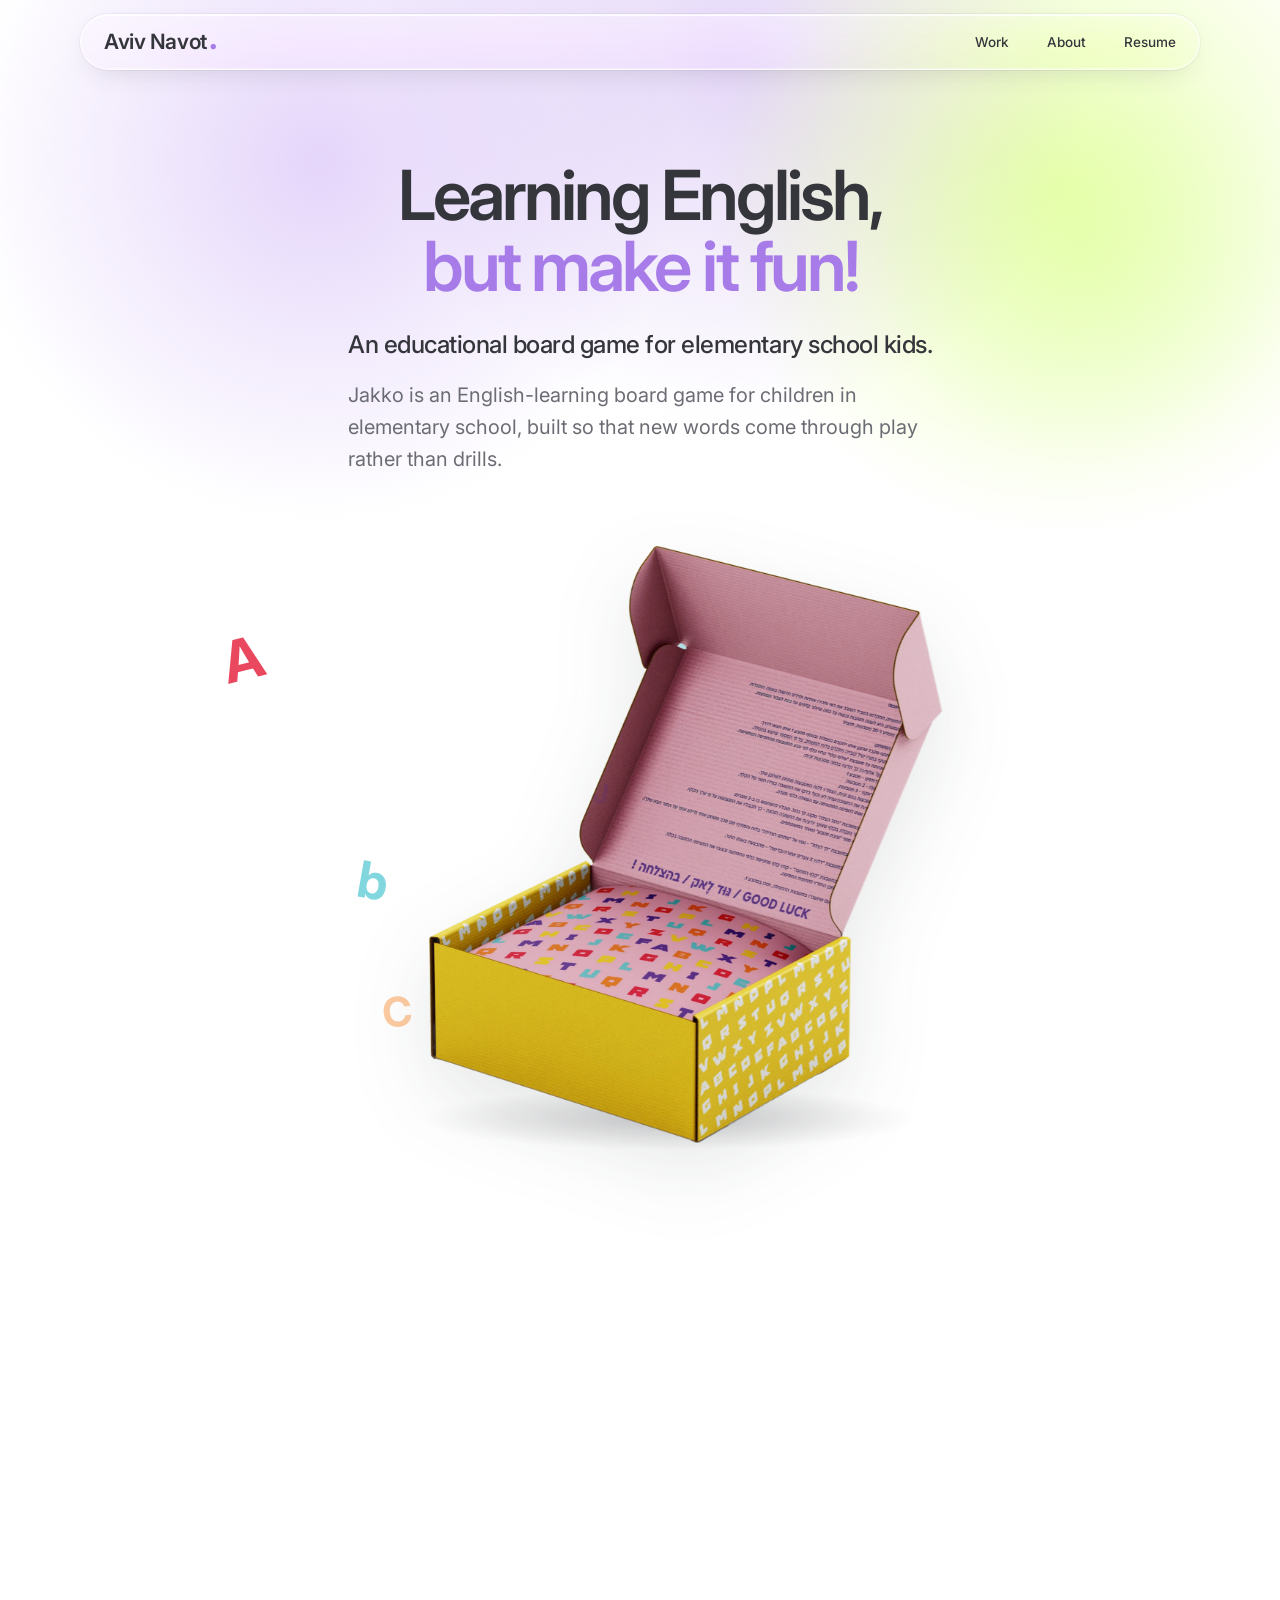
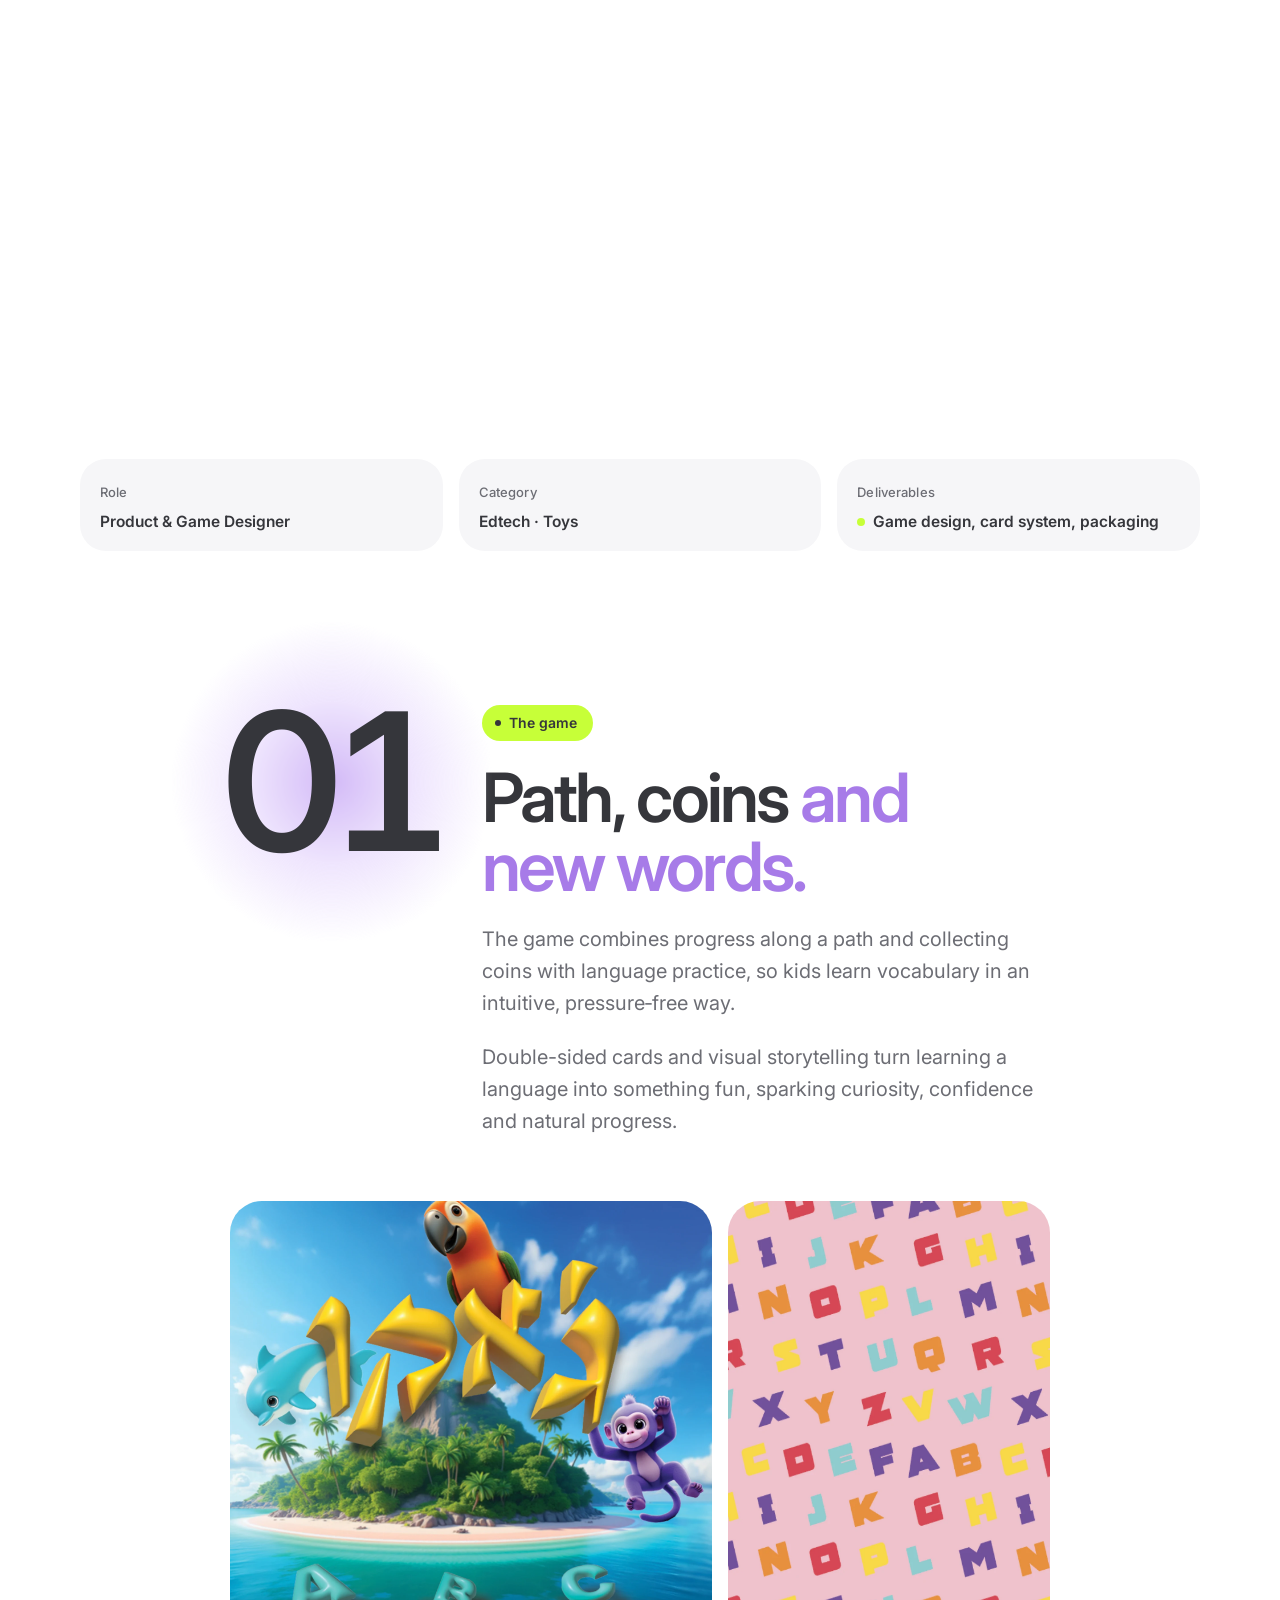
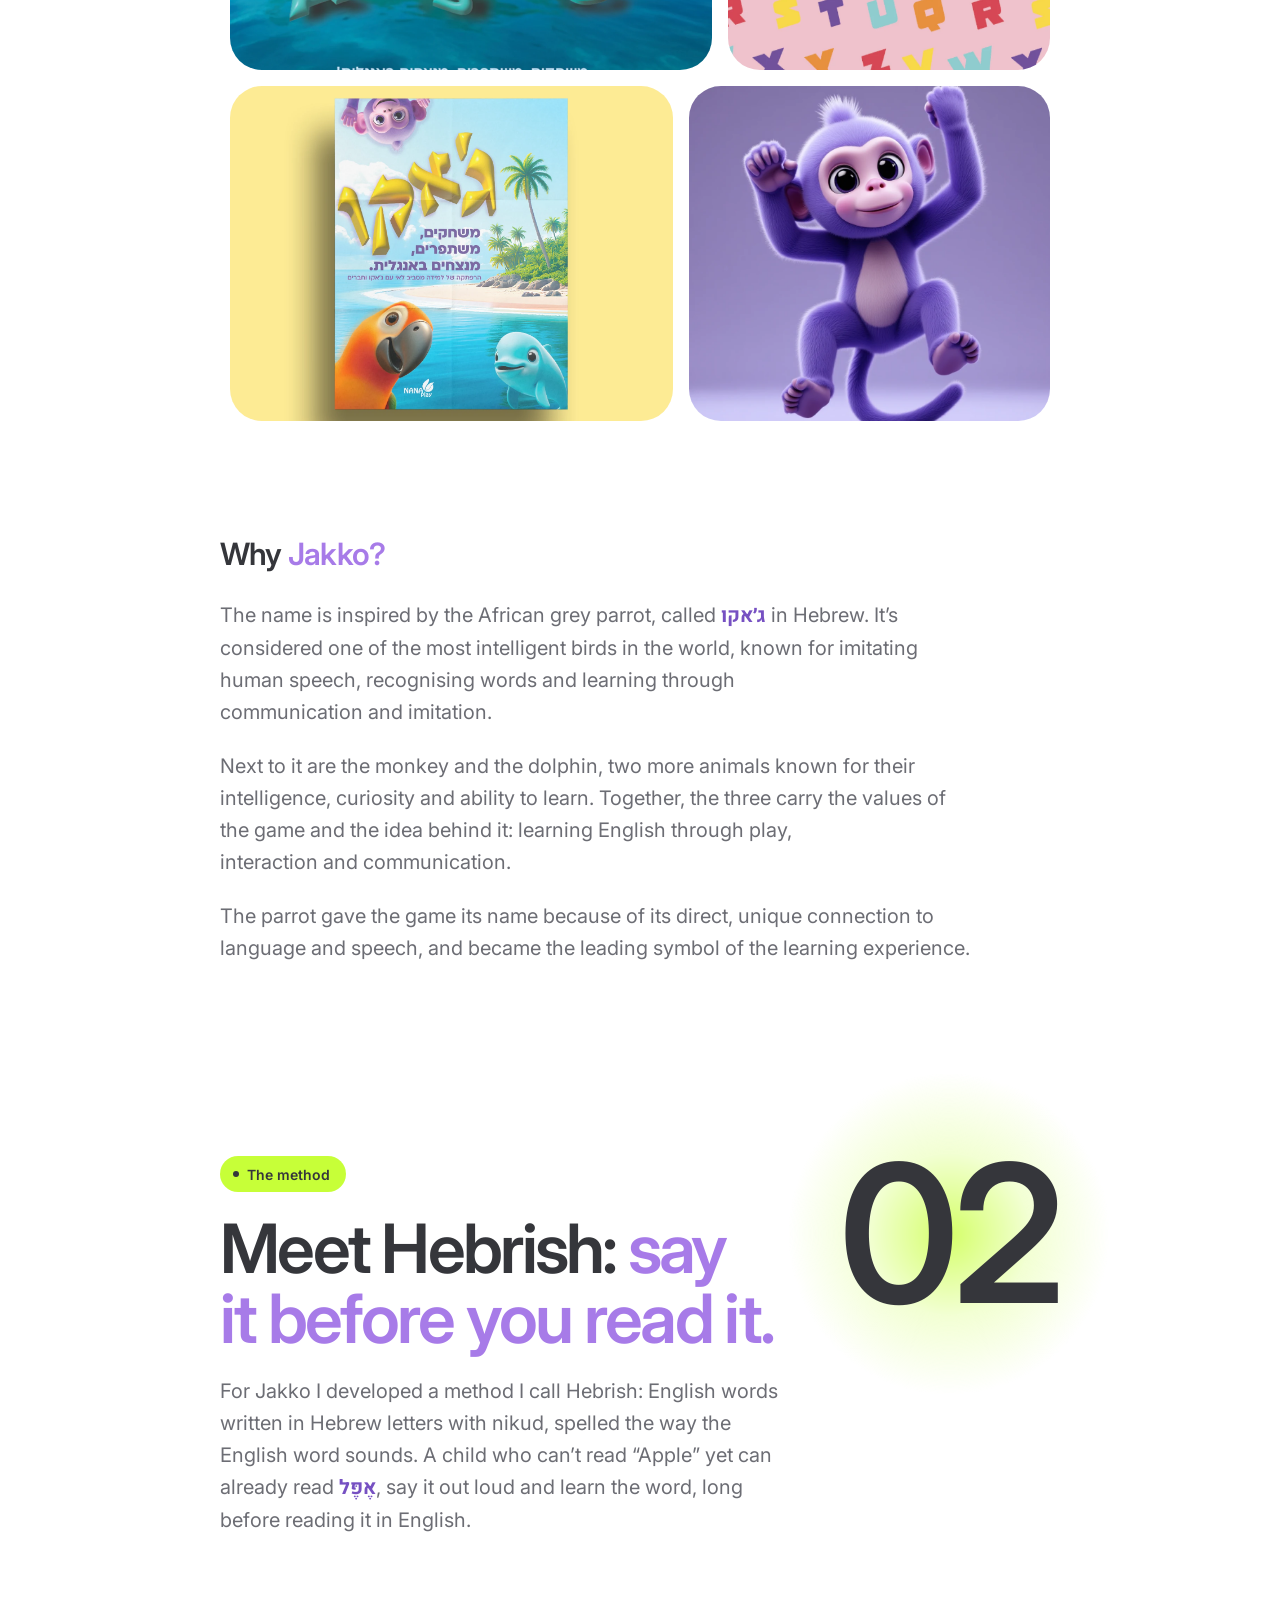
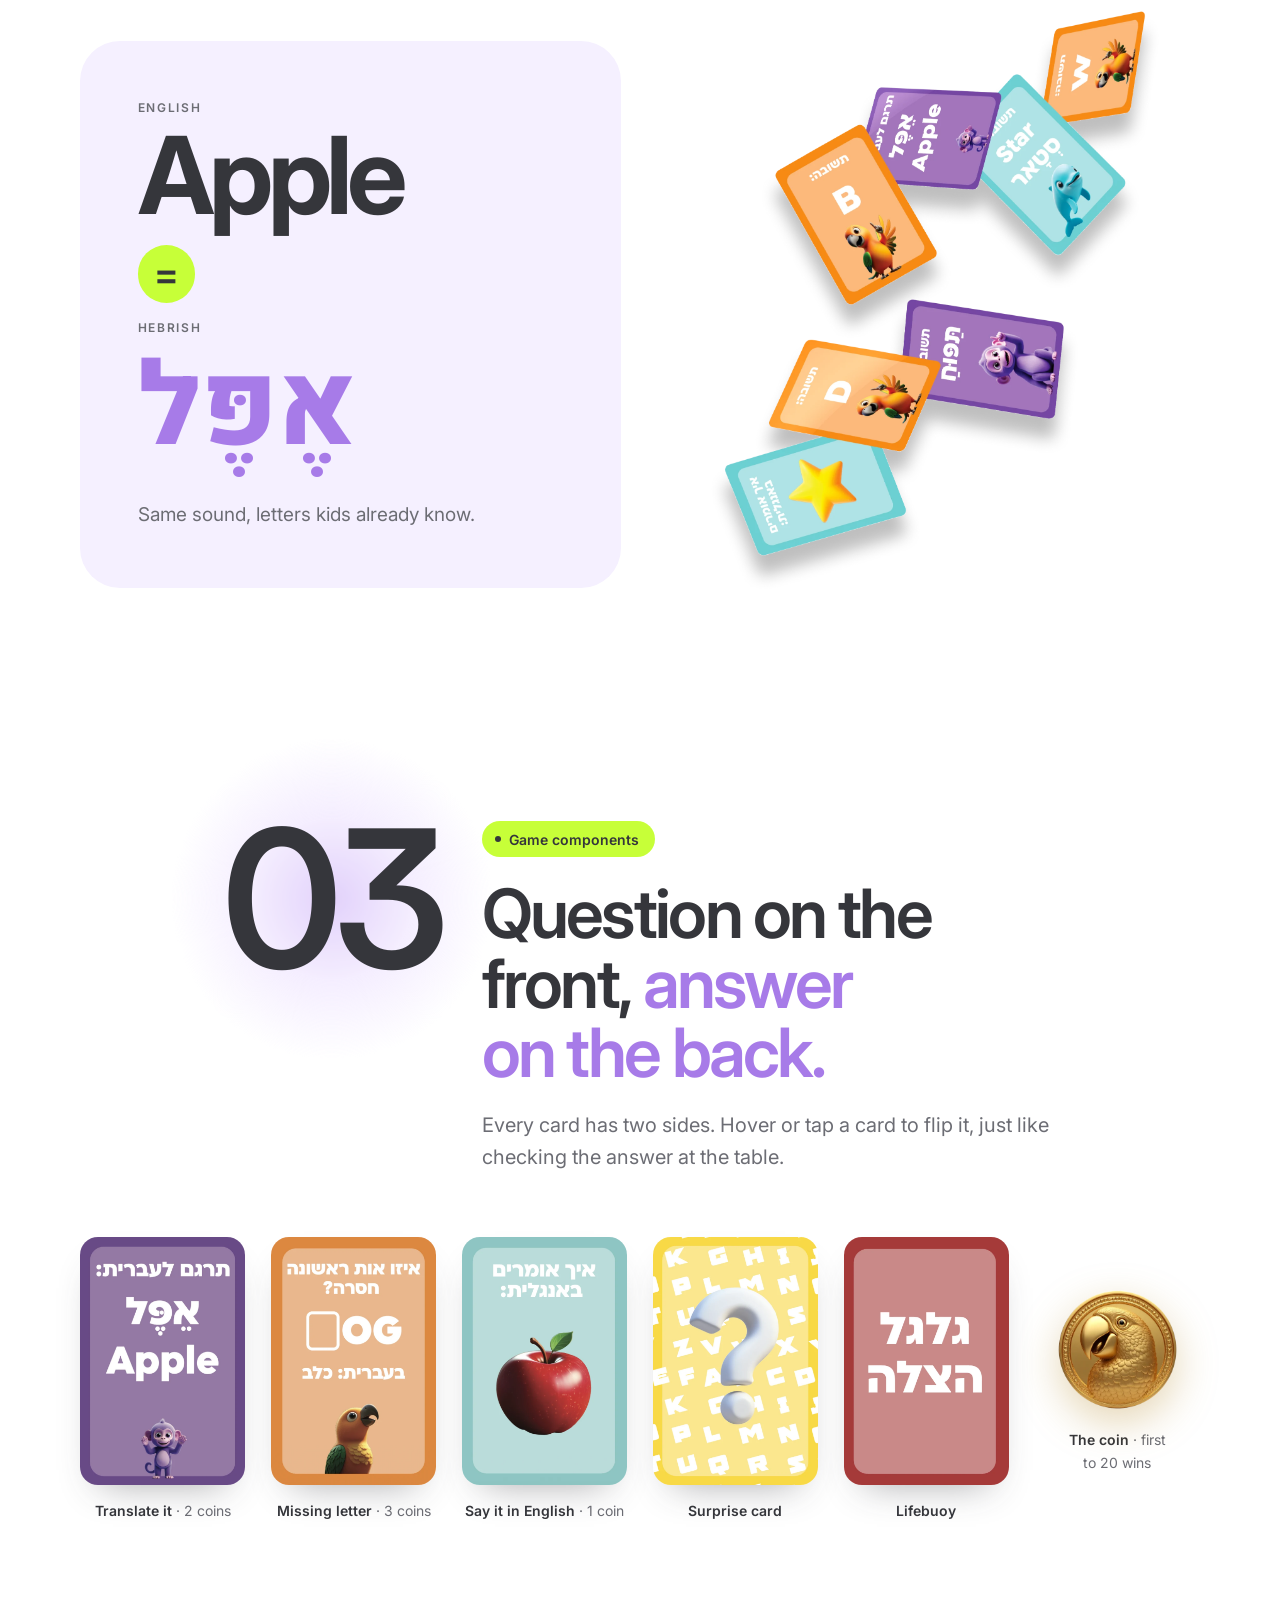
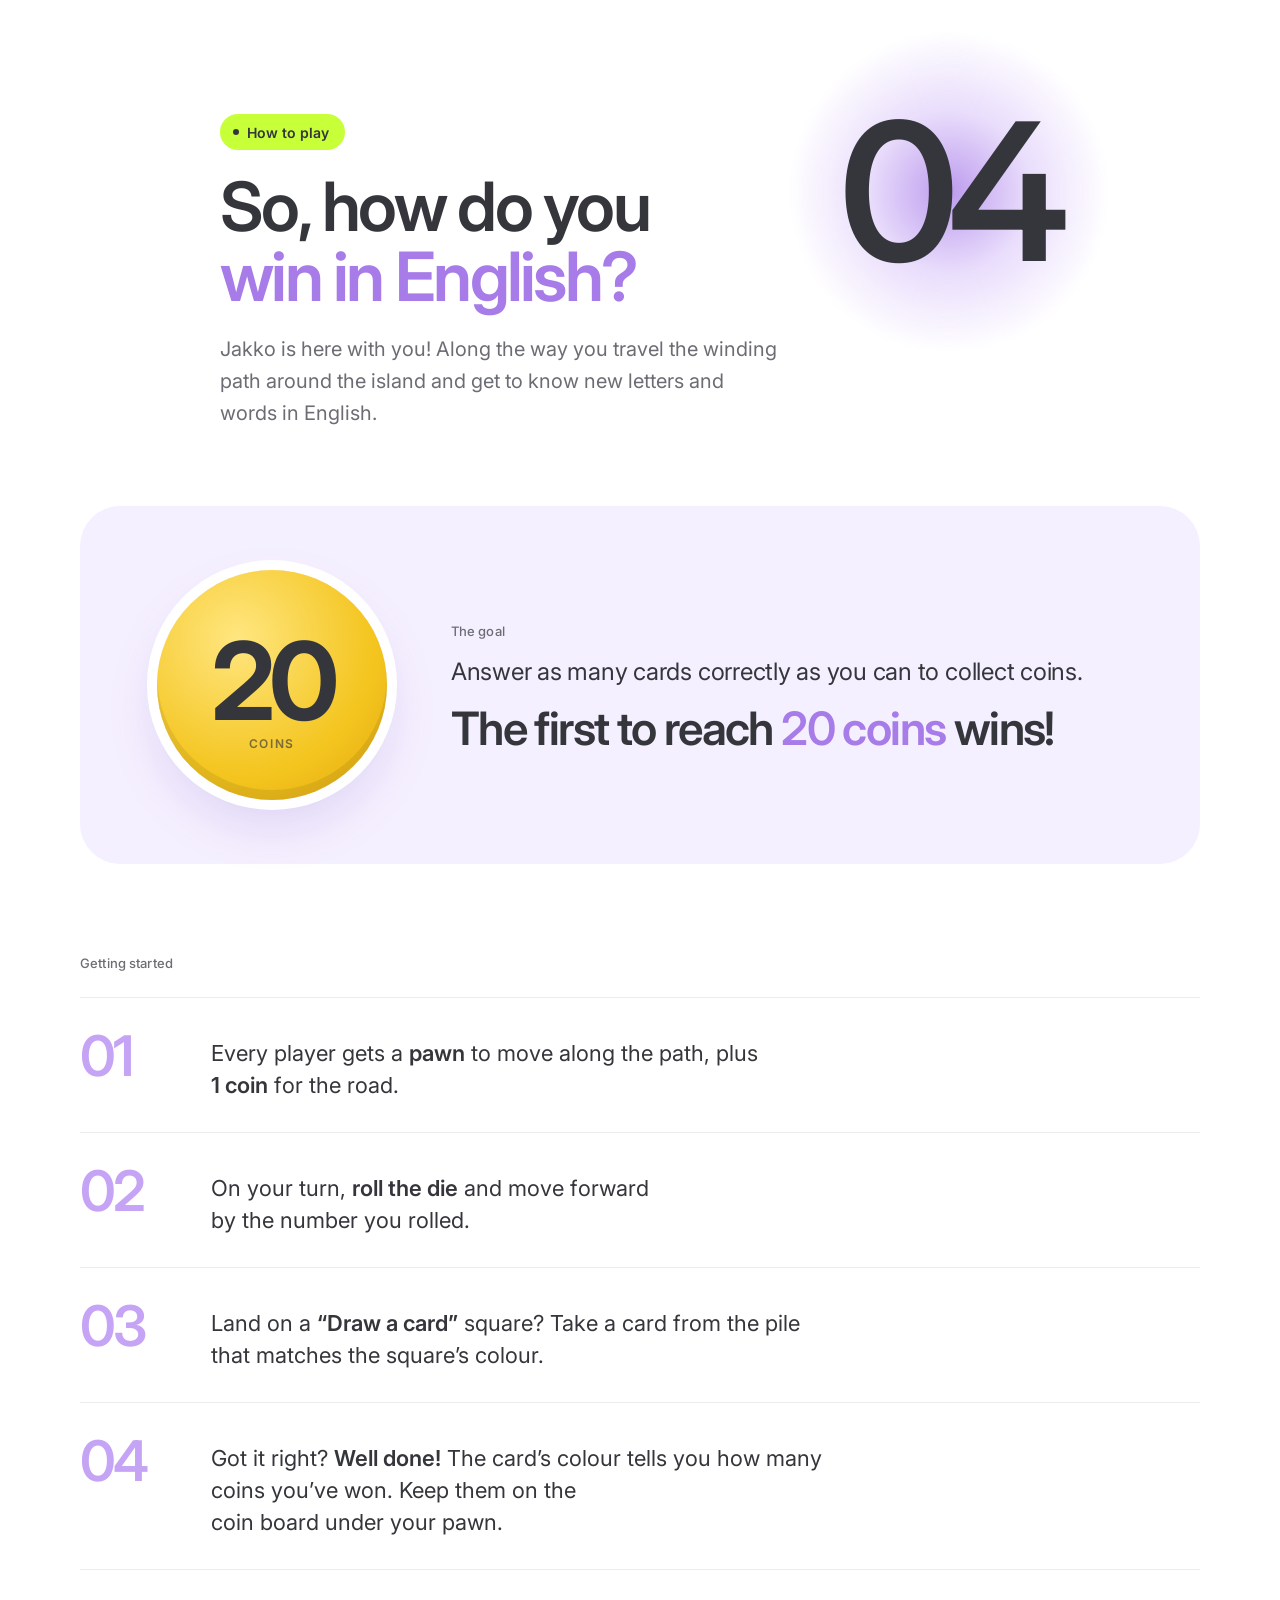
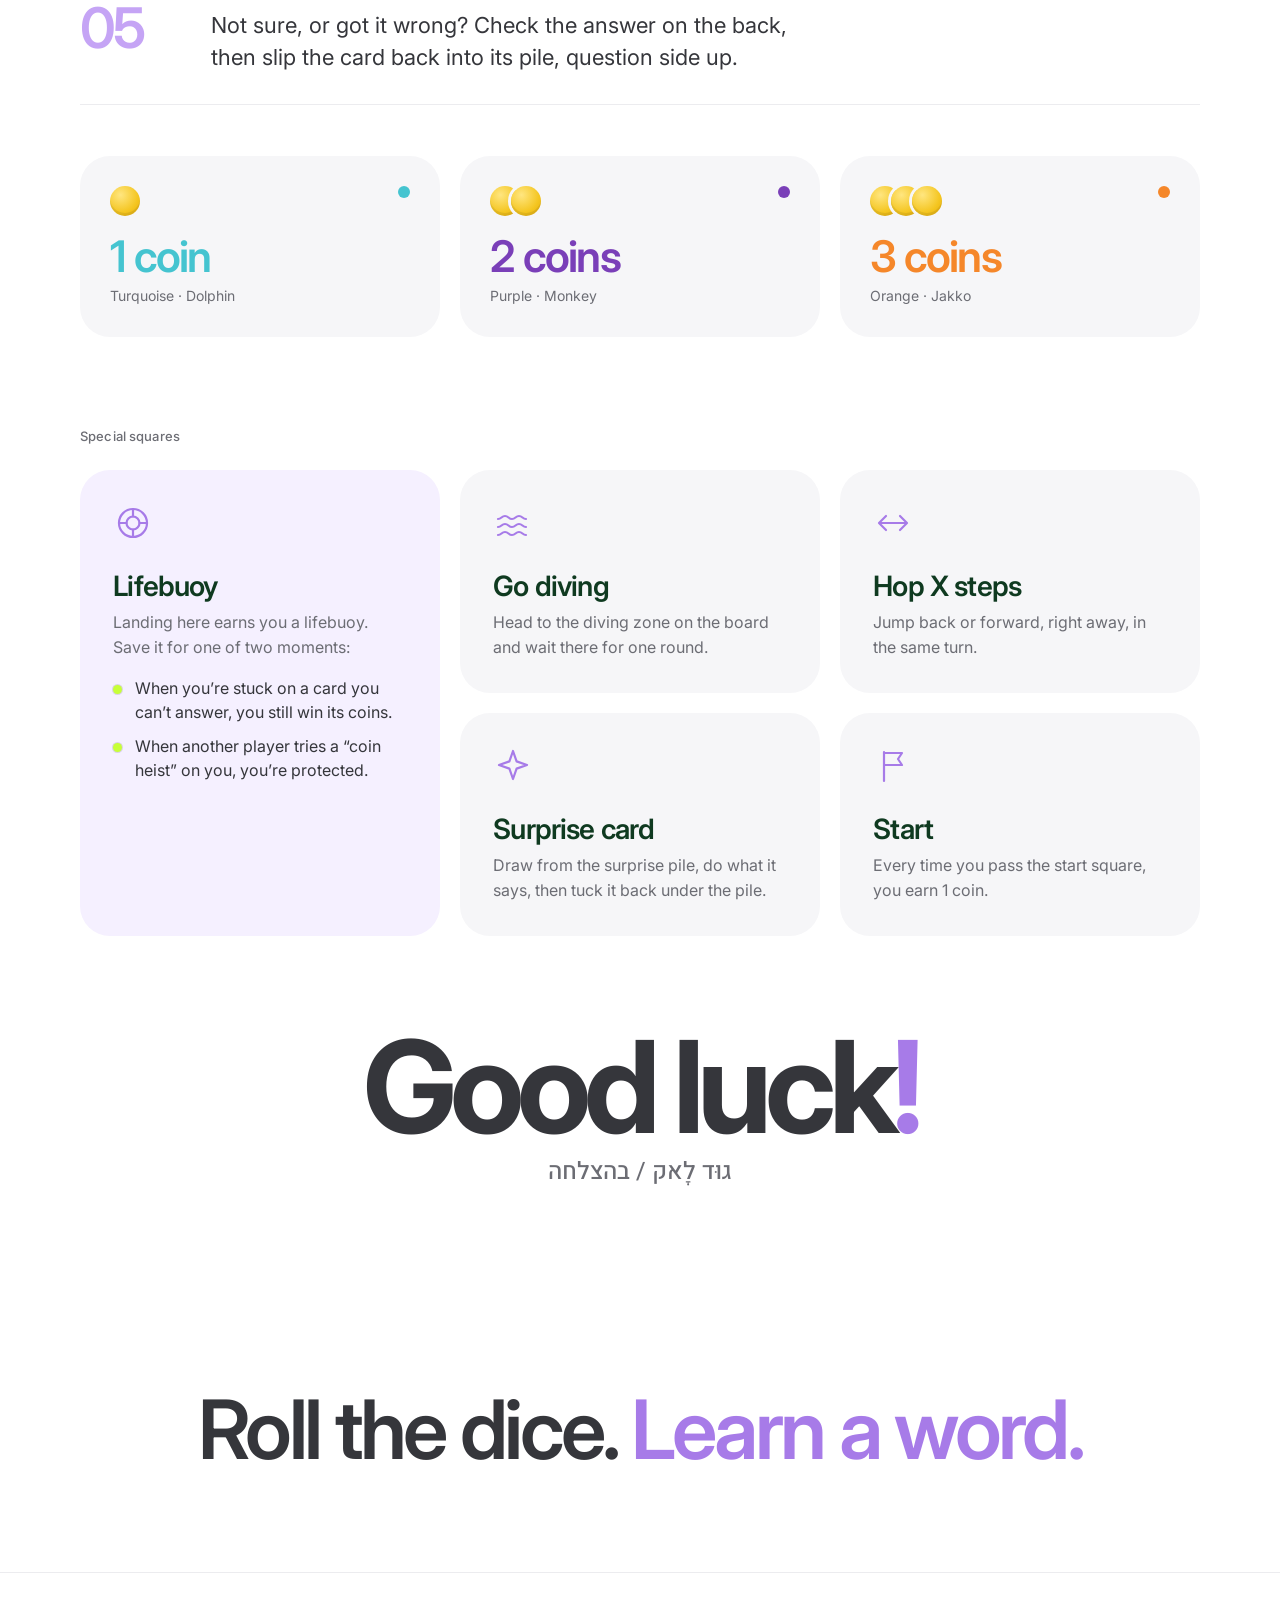
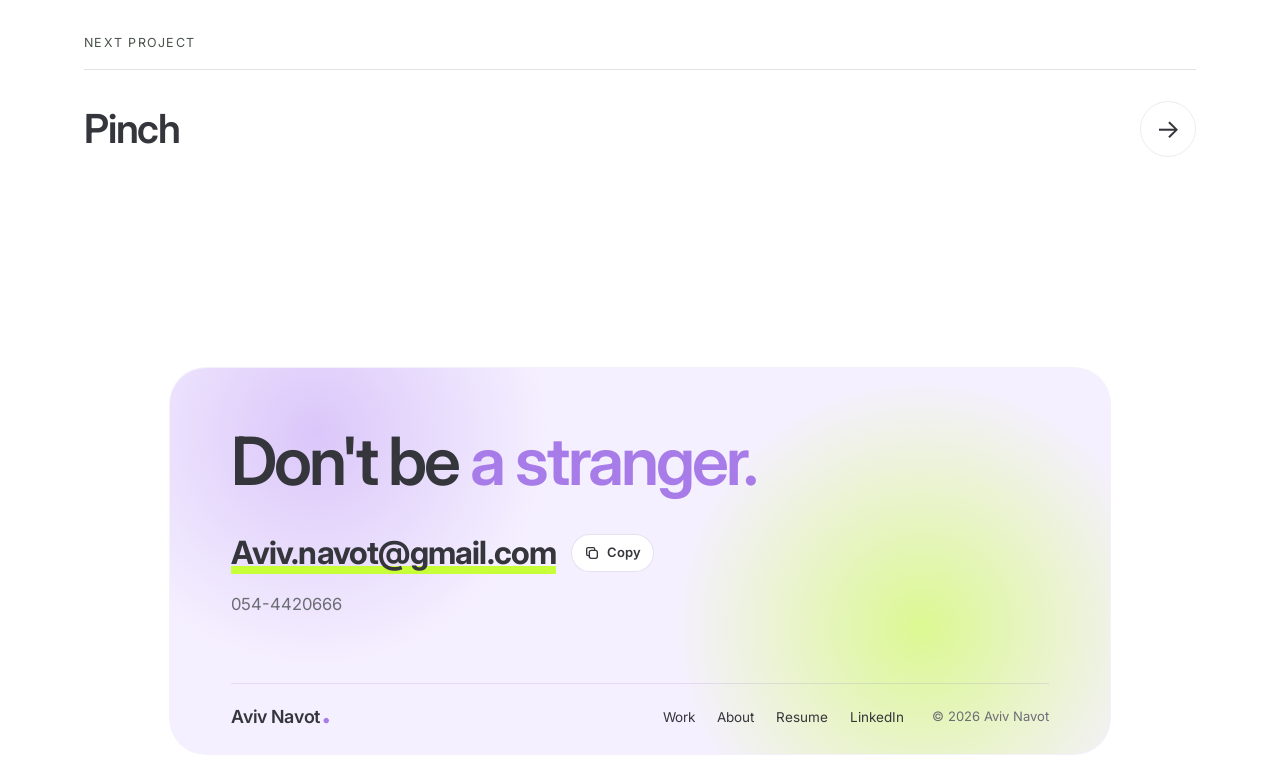
<file: projects/jaco.html>
<!DOCTYPE html>
<html lang="en" dir="ltr">
<head>
<meta charset="UTF-8">
<meta name="viewport" content="width=device-width, initial-scale=1.0">
<title>Jakko — Aviv Navot</title>
<meta name="description" content="Jakko: an educational English-learning board game for elementary school kids. Game design, card system and packaging by Aviv Navot.">
<link rel="preconnect" href="https://fonts.googleapis.com">
<link rel="preconnect" href="https://fonts.gstatic.com" crossorigin>
<link href="https://fonts.googleapis.com/css2?family=Inter:opsz,wght@14..32,400..800&family=Heebo:wght@500;700;800&display=swap" rel="stylesheet">
<link rel="stylesheet" href="../css/style.css">
<link rel="stylesheet" href="../css/case-study.css?v=52">
<link rel="icon" href="../favicon.svg" type="image/svg+xml">
<link rel="icon" href="../favicon-32.png" sizes="32x32" type="image/png">
<link rel="apple-touch-icon" href="../apple-touch-icon.png">
  <!-- Microsoft Clarity -->
  <script type="text/javascript">
    (function(c,l,a,r,i,t,y){
        c[a]=c[a]||function(){(c[a].q=c[a].q||[]).push(arguments)};
        t=l.createElement(r);t.async=1;t.src="https://www.clarity.ms/tag/"+i;
        y=l.getElementsByTagName(r)[0];y.parentNode.insertBefore(t,y);
    })(window, document, "clarity", "script", "z78thpeewr");
  </script>
</head>
<body class="cs" data-title-en="Jakko — Aviv Navot">

  <header class="nav">
    <div class="nav-inner">
      <a href="../index.html" class="brand">Aviv Navot<span class="dot">.</span></a>
      <button class="nav-toggle" id="navToggle" aria-label="Menu" aria-expanded="false">
        <span></span><span></span><span></span>
      </button>
      <nav class="nav-links" id="navLinks">
        <a href="../index.html#work"><span class="en">Work</span></a>
        <a href="../about.html"><span class="en">About</span></a>
        <a href="../resume.html"><span class="en">Resume</span></a>
      </nav>
    </div>
  </header>

  <main>

  <section class="cs-hero">
    <div class="cs-aurora" aria-hidden="true"><i></i><i></i><i></i><i></i></div>
    <div class="cs-text">
      <div class="cs-hero-copy">
      <h1 data-words>
        <span class="en">Learning English,<br><em>but make it fun!</em></span>
      </h1>
      <p class="cs-hero-sub reveal"><span class="en">An educational board game for elementary school kids.</span></p>
      <p class="cs-lede"><span class="en">Jakko is an English-learning board game for children in elementary school, built so that new words come through play rather than drills.</span></p>
      </div>
    </div>
    <div class="cs-media">
      <div class="jc-scroll" data-jc>
        <div class="jc-pin">
          <div class="jc-stage" role="img" aria-label="The Jakko game box, opening as you scroll to reveal its letter-pattern lining">
            <span class="jc-shadow" aria-hidden="true"></span>
            <img class="jc-open" src="../images/jaco/box-open.webp" alt="" aria-hidden="true">
            <img class="jc-closed" src="../images/jaco/box-closed.webp" alt="" aria-hidden="true" fetchpriority="high">
            <span class="jc-l" aria-hidden="true" style="--x:9;--y:22;--r:-14;--c:#E8364F"><b>A</b></span>
            <span class="jc-l" aria-hidden="true" style="--x:17;--y:55;--r:10;--c:#45C4D0"><b>b</b></span>
            <span class="jc-l" aria-hidden="true" style="--x:7;--y:84;--r:-6;--c:#F5872A"><b>C</b></span>
            <span class="jc-l" aria-hidden="true" style="--x:25;--y:9;--r:8;--c:#5B2A8C"><b>J</b></span>
            <span class="jc-l" aria-hidden="true" style="--x:86;--y:10;--r:12;--c:#F4C51F"><b>a</b></span>
            <span class="jc-l" aria-hidden="true" style="--x:93;--y:40;--r:-10;--c:#E8364F"><b>c</b></span>
            <span class="jc-l" aria-hidden="true" style="--x:87;--y:70;--r:6;--c:#5B2A8C"><b>O</b></span>
            <span class="jc-l" aria-hidden="true" style="--x:72;--y:4;--r:-8;--c:#45C4D0"><b>X</b></span>
            <span class="jc-l" aria-hidden="true" style="--x:95;--y:90;--r:-4;--c:#F5872A"><b>Q</b></span>
          </div>
          <p class="jc-hint" aria-hidden="true">Scroll to open <span>↓</span></p>
        </div>
      </div>
      <div class="cs-meta m3 reveal">
        <div><span class="cs-label"><span class="en">Role</span></span><span class="v"><span class="en">Product &amp; Game Designer</span></span></div>
        <div><span class="cs-label"><span class="en">Category</span></span><span class="v"><span class="en">Edtech · Toys</span></span></div>
        <div><span class="cs-label"><span class="en">Deliverables</span></span><span class="v accent"><span class="en">Game design, card system, packaging</span></span></div>
      </div>
    </div>
  </section>

  <section class="cs-sec">
    <div class="cs-text">
      <div class="cs-head reveal">
        <span class="cs-glass g-red" style="--fd:-0.9s" aria-hidden="true"><span class="pane"><span>01</span></span></span>
        <div><span class="cs-pill"><span class="en">The game</span></span></div>
        <h2 class="cs-h2"><span class="en">Path, coins <em>and new words.</em></span></h2>
        <p class="cs-lede"><span class="en">The game combines progress along a path and collecting coins with language practice, so kids learn vocabulary in an intuitive, pressure-free way.</span></p>
        <p class="cs-lede"><span class="en">Double-sided cards and visual storytelling turn learning a language into something fun, sparking curiosity, confidence and natural progress.</span></p>
      </div>
    </div>
    <div class="cs-media" style="margin-top:clamp(40px,5vw,72px)">
      <div class="jc-gallery">
        <div class="jc-g-row">
          <figure class="cs-figure reveal" style="--a:1692/1646;--g:1.028"><img src="../images/jaco/v2/island.webp" alt="Jakko key art: the island with the parrot, dolphin and monkey and the 3D Hebrew logo" loading="lazy"></figure>
          <figure class="cs-figure reveal" style="--a:1056/1534;--g:.688"><img src="../images/jaco/v2/pattern.webp" alt="Jakko letter pattern in the game's colours" loading="lazy"></figure>
        </div>
        <div class="jc-g-row">
          <figure class="cs-figure reveal" style="--a:1571/1187;--g:1.324"><img src="../images/jaco/v2/poster.webp" alt="Jakko poster on a yellow background" loading="lazy"></figure>
          <figure class="cs-figure reveal" style="--a:1028/953;--g:1.079"><img src="../images/jaco/v2/monkey.webp" alt="The purple monkey character, mid-jump" loading="lazy"></figure>
        </div>
      </div>
    </div>
    <div class="cs-text">
      <div class="cs-sub">
        <h3 class="cs-h3 reveal"><span class="en">Why <em>Jakko?</em></span></h3>
        <p class="cs-lede reveal"><span class="en">The name is inspired by the African grey parrot, called <span lang="he" dir="rtl" class="jc-he">ג׳אקו</span> in Hebrew. It’s considered one of the most intelligent birds in the world, known for imitating human speech, recognising words and learning through communication and imitation.</span></p>
        <p class="cs-lede reveal"><span class="en">Next to it are the monkey and the dolphin, two more animals known for their intelligence, curiosity and ability to learn. Together, the three carry the values of the game and the idea behind it: learning English through play, interaction and communication.</span></p>
        <p class="cs-lede reveal"><span class="en">The parrot gave the game its name because of its direct, unique connection to language and speech, and became the leading symbol of the learning experience.</span></p>
      </div>
    </div>
  </section>

  <section class="cs-sec">
    <div class="cs-text">
      <div class="cs-head flip reveal">
        <span class="cs-glass g-rose" style="--fd:-1.8s" aria-hidden="true"><span class="pane"><span>02</span></span></span>
        <div><span class="cs-pill"><span class="en">The method</span></span></div>
        <h2 class="cs-h2"><span class="en">Meet Hebrish: <em>say it before you read it.</em></span></h2>
        <p class="cs-lede"><span class="en">For Jakko I developed a method I call Hebrish: English words written in Hebrew letters with nikud, spelled the way the English word sounds. A child who can’t read “Apple” yet can already read <span lang="he" dir="rtl" class="jc-he">אֶפֶּל</span>, say it out loud and learn the word, long before reading it in English.</span></p>
      </div>
    </div>
    <div class="cs-media jc-hebrish">
      <div class="jc-hb-demo reveal" aria-label="Apple, written in Hebrish as אֶפֶּל">
        <div class="jc-hb-row">
          <span class="jc-hb-k">English</span>
          <span class="jc-hb-en">Apple</span>
        </div>
        <span class="jc-hb-eq" aria-hidden="true">=</span>
        <div class="jc-hb-row">
          <span class="jc-hb-k">Hebrish</span>
          <span class="jc-hb-he" lang="he" dir="rtl">אֶפֶּל</span>
        </div>
        <p class="jc-hb-note">Same sound, letters kids already know.</p>
      </div>
      <figure class="jc-hb-fan reveal"><img src="../images/jaco/v2/cards-fan.webp" alt="A spread of Jakko cards: Apple and Star written in English and in Hebrish, letter cards and a star card" loading="lazy"></figure>
    </div>
  </section>

  <section class="cs-sec">
    <div class="cs-text">
      <div class="cs-head reveal">
        <span class="cs-glass g-yellow" style="--fd:-2.6s" aria-hidden="true"><span class="pane"><span>03</span></span></span>
        <div><span class="cs-pill"><span class="en">Game components</span></span></div>
        <h2 class="cs-h2"><span class="en">Question on the front, <em>answer on the back.</em></span></h2>
        <p class="cs-lede"><span class="en">Every card has two sides. Hover or tap a card to flip it, just like checking the answer at the table.</span></p>
      </div>
    </div>
    <div class="cs-media jc-deck">
      <button type="button" class="jc-flip reveal" aria-label="Purple card: translate Apple to Hebrew. Flip to see the answer">
        <span class="jc-flip-in"><img class="f" src="../images/jaco/v2/card-translate.webp" alt="" loading="lazy"><img class="b" src="../images/jaco/v2/card-answer-hebrew.webp" alt="" loading="lazy"></span>
        <span class="jc-cap"><b>Translate it</b> · 2 coins</span>
      </button>
      <button type="button" class="jc-flip reveal" aria-label="Orange card: which first letter is missing in _OG? Flip to see the answer">
        <span class="jc-flip-in"><img class="f" src="../images/jaco/v2/card-missing-letter.webp" alt="" loading="lazy"><img class="b" src="../images/jaco/v2/card-answer-letter.webp" alt="" loading="lazy"></span>
        <span class="jc-cap"><b>Missing letter</b> · 3 coins</span>
      </button>
      <button type="button" class="jc-flip reveal" aria-label="Turquoise card: how do you say apple in English? Flip to see the answer">
        <span class="jc-flip-in"><img class="f" src="../images/jaco/v2/card-say-english.webp" alt="" loading="lazy"><img class="b" src="../images/jaco/v2/card-answer-english.webp" alt="" loading="lazy"></span>
        <span class="jc-cap"><b>Say it in English</b> · 1 coin</span>
      </button>
      <figure class="jc-solo reveal"><img src="../images/jaco/v2/card-surprise.webp" alt="Yellow surprise card with a big question mark" loading="lazy"><figcaption class="jc-cap"><b>Surprise card</b></figcaption></figure>
      <figure class="jc-solo reveal"><img src="../images/jaco/v2/card-lifebuoy.webp" alt="Red lifebuoy card" loading="lazy"><figcaption class="jc-cap"><b>Lifebuoy</b></figcaption></figure>
      <figure class="jc-coin reveal"><img src="../images/jaco/v2/coin.webp" alt="Gold coin with a parrot" loading="lazy"><figcaption class="jc-cap"><b>The coin</b> · first to 20 wins</figcaption></figure>
    </div>
  </section>

  <section class="cs-sec">
    <div class="cs-text">
      <div class="cs-head flip reveal">
        <span class="cs-glass g-pink" style="--fd:-3.2s" aria-hidden="true"><span class="pane"><span>04</span></span></span>
        <div><span class="cs-pill"><span class="en">How to play</span></span></div>
        <h2 class="cs-h2"><span class="en">So, how do you <em>win in English?</em></span></h2>
        <p class="cs-lede"><span class="en">Jakko is here with you! Along the way you travel the winding path around the island and get to know new letters and words in English.</span></p>
      </div>
    </div>

    <div class="cs-media jc-rules">

      <div class="jc-goal reveal">
        <div class="jc-goal-num" aria-hidden="true"><span>20</span><i>coins</i></div>
        <div class="jc-goal-text">
          <span class="cs-label">The goal</span>
          <p>Answer as many cards correctly as you can to collect coins.</p>
          <p class="jc-win">The first to reach <strong>20 coins</strong> wins!</p>
        </div>
      </div>

      <div class="jc-block">
        <span class="cs-label jc-kicker reveal">Getting started</span>
        <ol class="jc-steps">
          <li class="reveal"><span class="n">01</span><p>Every player gets a <strong>pawn</strong> to move along the path, plus <strong>1 coin</strong> for the road.</p></li>
          <li class="reveal"><span class="n">02</span><p>On your turn, <strong>roll the die</strong> and move forward by the number you rolled.</p></li>
          <li class="reveal"><span class="n">03</span><p>Land on a <strong>“Draw a card”</strong> square? Take a card from the pile that matches the square’s colour.</p></li>
          <li class="reveal"><span class="n">04</span><p>Got it right? <strong>Well done!</strong> The card’s colour tells you how many coins you’ve won. Keep them on the coin board under your pawn.</p></li>
          <li class="reveal"><span class="n">05</span><p>Not sure, or got it wrong? Check the answer on the back, then slip the card back into its pile, question side up.</p></li>
        </ol>
      </div>

      <div class="jc-values" role="list" aria-label="Coins per card colour">
        <div class="jc-val reveal" role="listitem" style="--v:#45C4D0"><span class="jc-coins" aria-hidden="true"><i></i></span><b>1 coin</b><span>Turquoise · Dolphin</span></div>
        <div class="jc-val reveal" role="listitem" style="--v:#7A3FB8"><span class="jc-coins" aria-hidden="true"><i></i><i></i></span><b>2 coins</b><span>Purple · Monkey</span></div>
        <div class="jc-val reveal" role="listitem" style="--v:#F5872A"><span class="jc-coins" aria-hidden="true"><i></i><i></i><i></i></span><b>3 coins</b><span>Orange · Jakko</span></div>
      </div>

      <div class="jc-block">
        <span class="cs-label jc-kicker reveal">Special squares</span>
        <div class="jc-squares">
          <article class="jc-sq jc-sq-wide reveal">
            <svg viewBox="0 0 40 40" aria-hidden="true"><circle cx="20" cy="20" r="14"/><circle cx="20" cy="20" r="6.5"/><path d="M20 6v7.5M20 26.5V34M6 20h7.5M26.5 20H34"/></svg>
            <h3>Lifebuoy</h3>
            <p>Landing here earns you a lifebuoy. Save it for one of two moments:</p>
            <ul>
              <li>When you’re stuck on a card you can’t answer, you still win its coins.</li>
              <li>When another player tries a “coin heist” on you, you’re protected.</li>
            </ul>
          </article>
          <article class="jc-sq reveal">
            <svg viewBox="0 0 40 40" aria-hidden="true"><path d="M5 16c3.5 0 3.5-3 7-3s3.5 3 7 3 3.5-3 7-3 3.5 3 7 3M5 24c3.5 0 3.5-3 7-3s3.5 3 7 3 3.5-3 7-3 3.5 3 7 3M5 32c3.5 0 3.5-3 7-3s3.5 3 7 3 3.5-3 7-3 3.5 3 7 3"/></svg>
            <h3>Go diving</h3>
            <p>Head to the diving zone on the board and wait there for one round.</p>
          </article>
          <article class="jc-sq reveal">
            <svg viewBox="0 0 40 40" aria-hidden="true"><path d="M7 20h26M13 13l-7 7 7 7M27 13l7 7-7 7"/></svg>
            <h3>Hop X steps</h3>
            <p>Jump back or forward, right away, in the same turn.</p>
          </article>
          <article class="jc-sq reveal">
            <svg viewBox="0 0 40 40" aria-hidden="true"><path d="M20 5l3.6 10.4L34 19l-10.4 3.6L20 33l-3.6-10.4L6 19l10.4-3.6z"/></svg>
            <h3>Surprise card</h3>
            <p>Draw from the surprise pile, do what it says, then tuck it back under the pile.</p>
          </article>
          <article class="jc-sq reveal">
            <svg viewBox="0 0 40 40" aria-hidden="true"><path d="M11 35V6M11 7h18l-4 6 4 6H11"/></svg>
            <h3>Start</h3>
            <p>Every time you pass the start square, you earn 1 coin.</p>
          </article>
        </div>
      </div>

      <p class="jc-luck reveal">Good luck<em>!</em> <span lang="he" dir="rtl">גוּד לָאק / בהצלחה</span></p>
    </div>
  </section>

  <section class="cs-sec" style="padding-top:0">
    <p class="cs-closing reveal"><span class="en">Roll the dice. <em>Learn a word.</em></span></p>
  </section>

  </main>

  <section class="next-project">
    <div class="wrap">
      <span class="label"><span class="en">Next project</span></span>
      <a href="pinch.html" class="next-card reveal">
        <h3>Pinch</h3>
        <span class="arrow">→</span>
      </a>
    </div>
  </section>

  <footer class="cta-foot" id="contact">
    <div class="cta-card reveal">
      <span class="cta-aura" aria-hidden="true"></span>
      <h2 class="cta-title">Don't be <em>a stranger.</em></h2>
      <button type="button" class="cta-mail" data-copy="Aviv.navot@gmail.com" aria-label="Copy my email address: Aviv.navot@gmail.com">
        <span class="addr">Aviv.navot@gmail.com</span>
        <span class="cta-tip" aria-live="polite"><svg viewBox="0 0 24 24" aria-hidden="true"><rect x="8" y="8" width="12" height="12" rx="3"/><path d="M16 8V6a2 2 0 0 0-2-2H6a2 2 0 0 0-2 2v8a2 2 0 0 0 2 2h2"/></svg><span class="lbl">Copy</span></span>
      </button>
      <a class="cta-phone" href="tel:0544420666">054-4420666</a>
      <div class="cta-bottom">
        <a href="../index.html" class="brand">Aviv Navot<span class="dot">.</span></a>
        <nav class="cta-links" aria-label="Footer">
          <a href="../index.html#work">Work</a>
          <a href="../about.html">About</a>
          <a href="../resume.html">Resume</a>
          <a href="https://www.linkedin.com/in/aviv-navot-5a4806437" target="_blank" rel="noopener">LinkedIn</a>
        </nav>
        <span class="cta-note">© 2026 Aviv Navot</span>
      </div>
    </div>
  </footer>

  <script src="../js/main.js?v=4"></script>
  <script src="../js/case-study.js?v=49"></script>
</body>
</html>
</file>
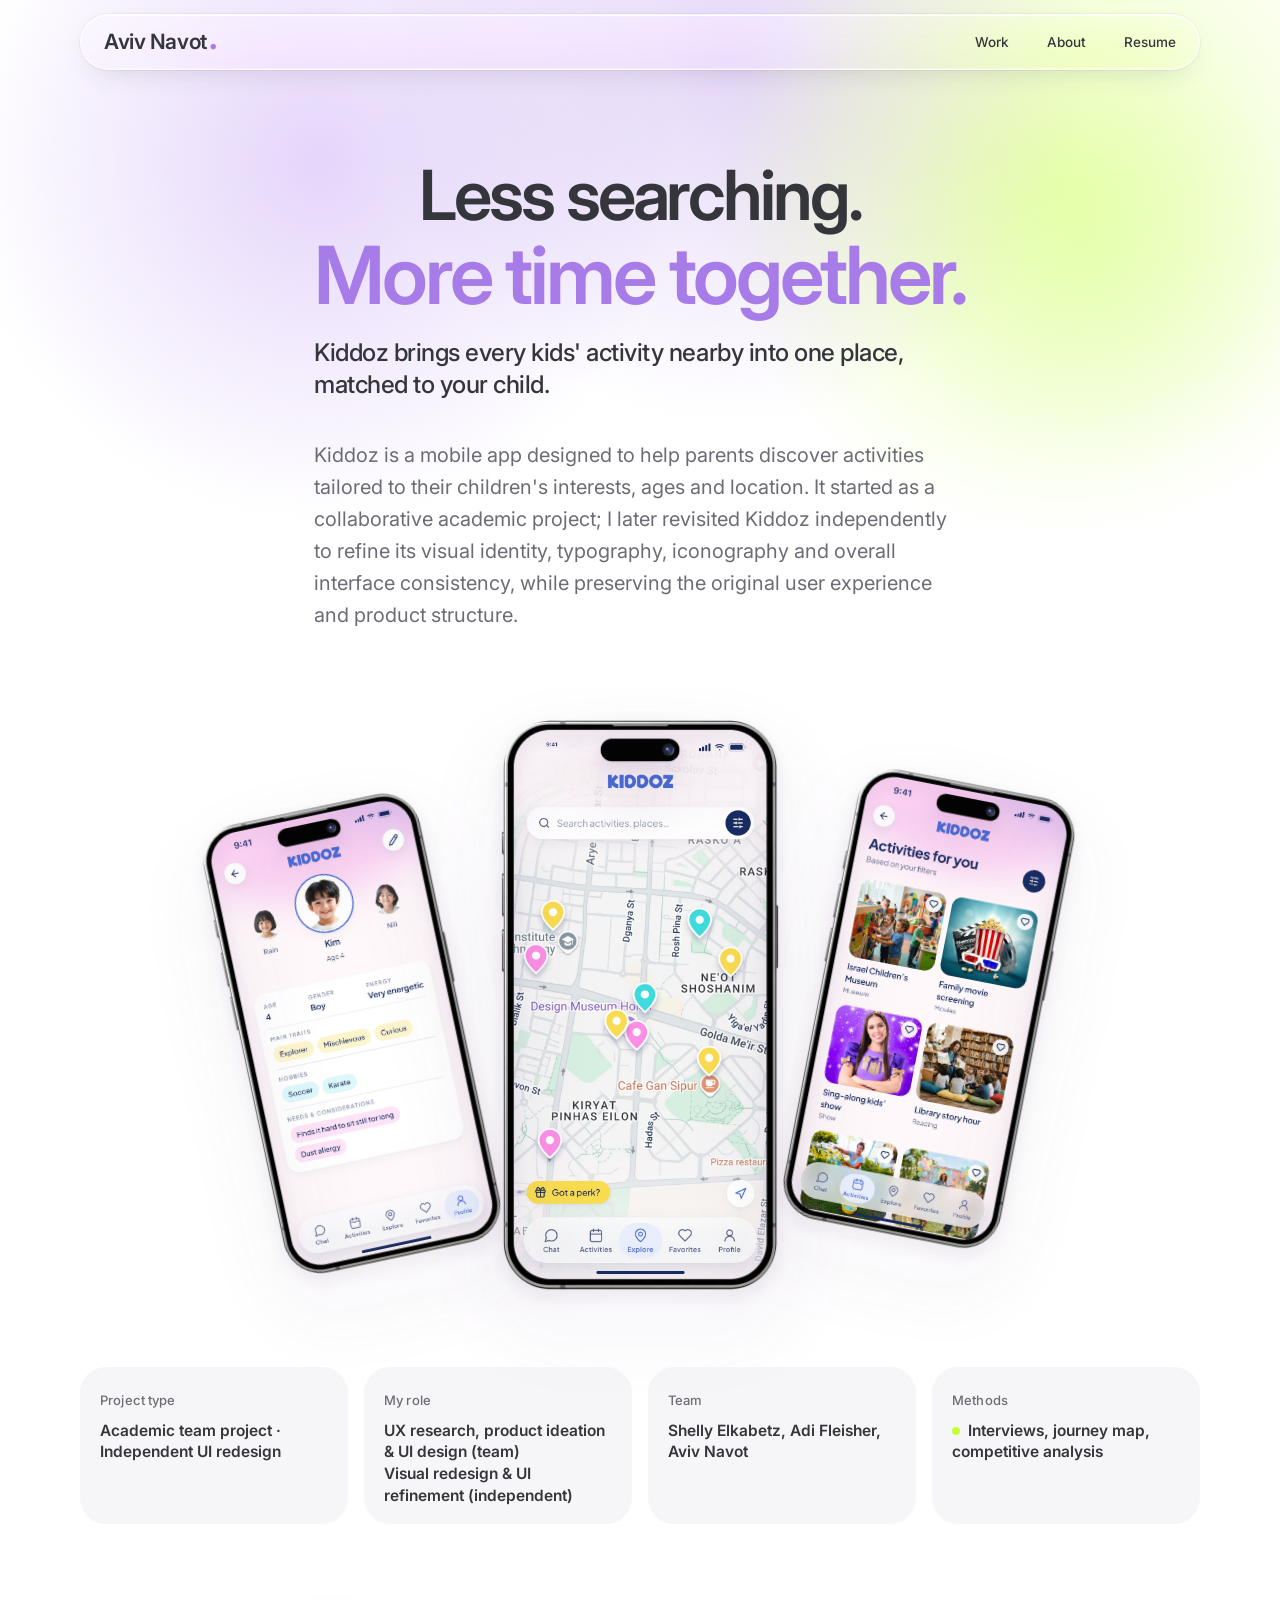
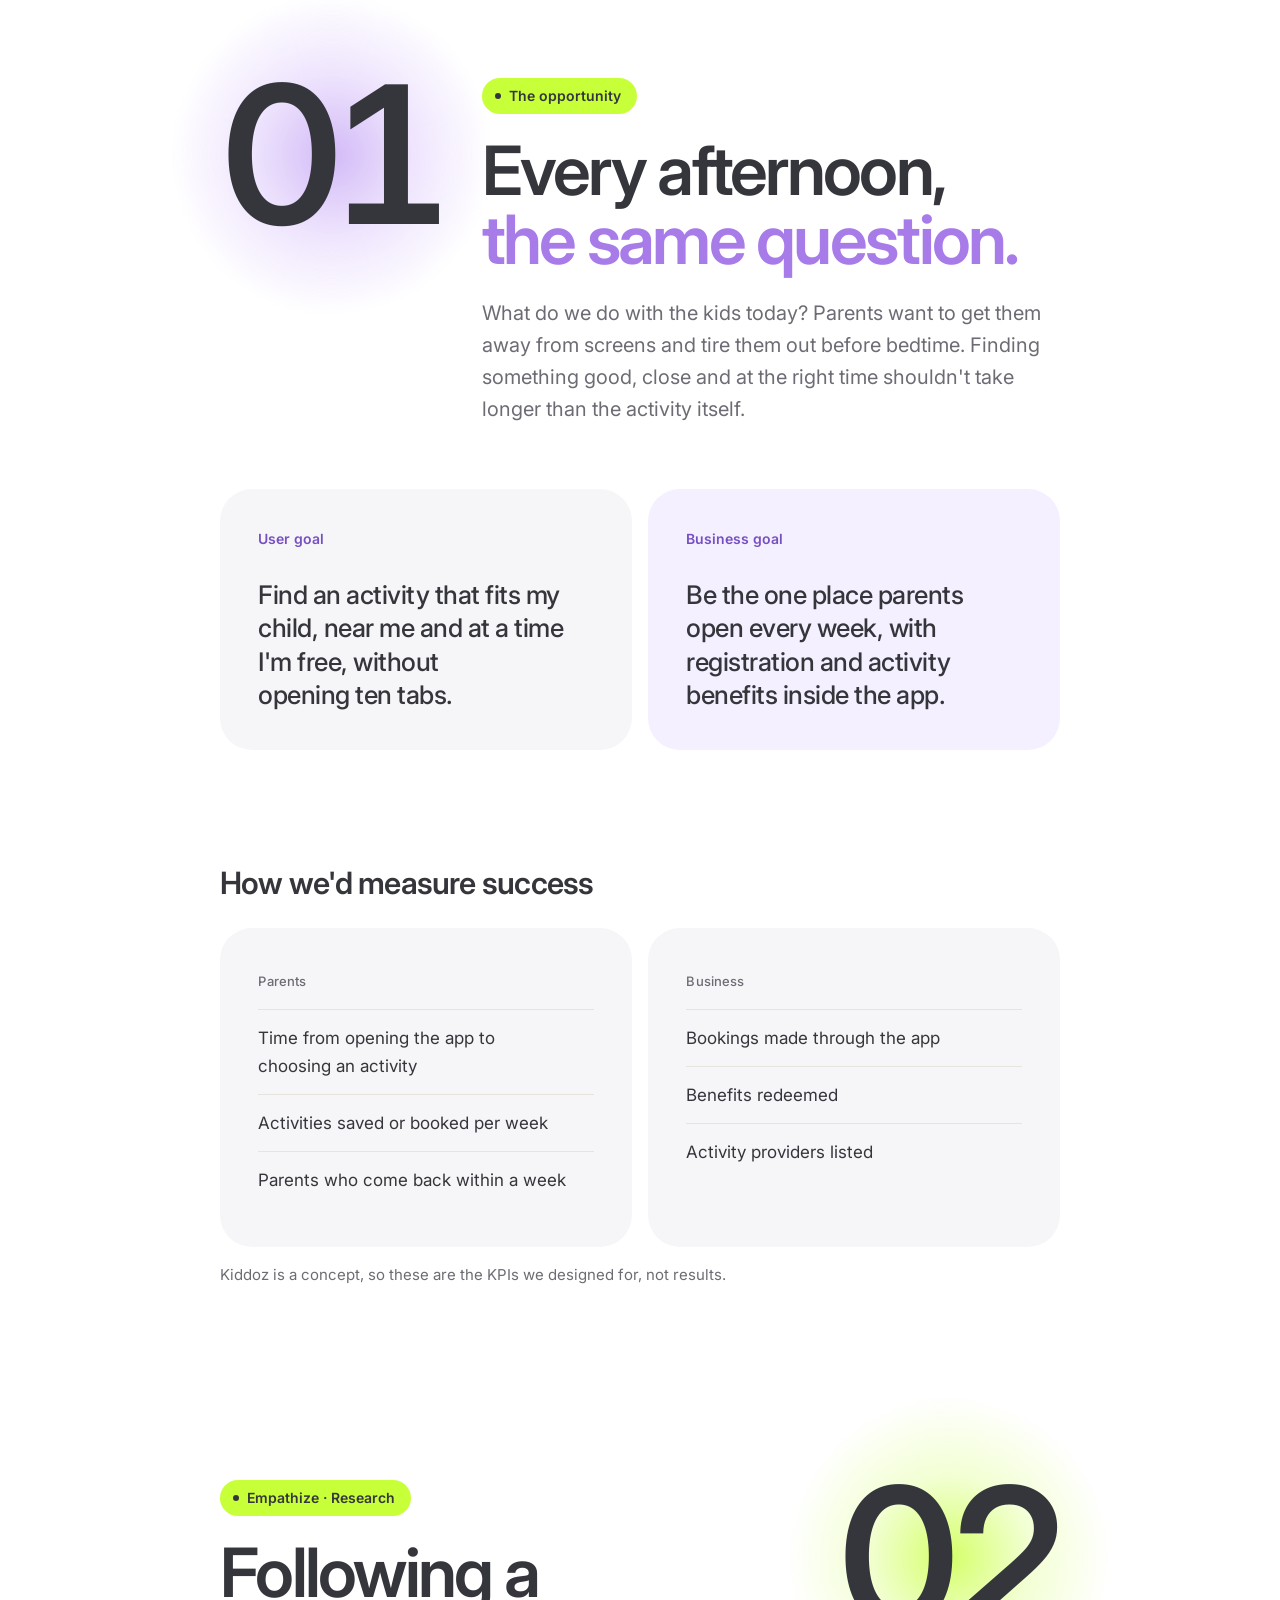
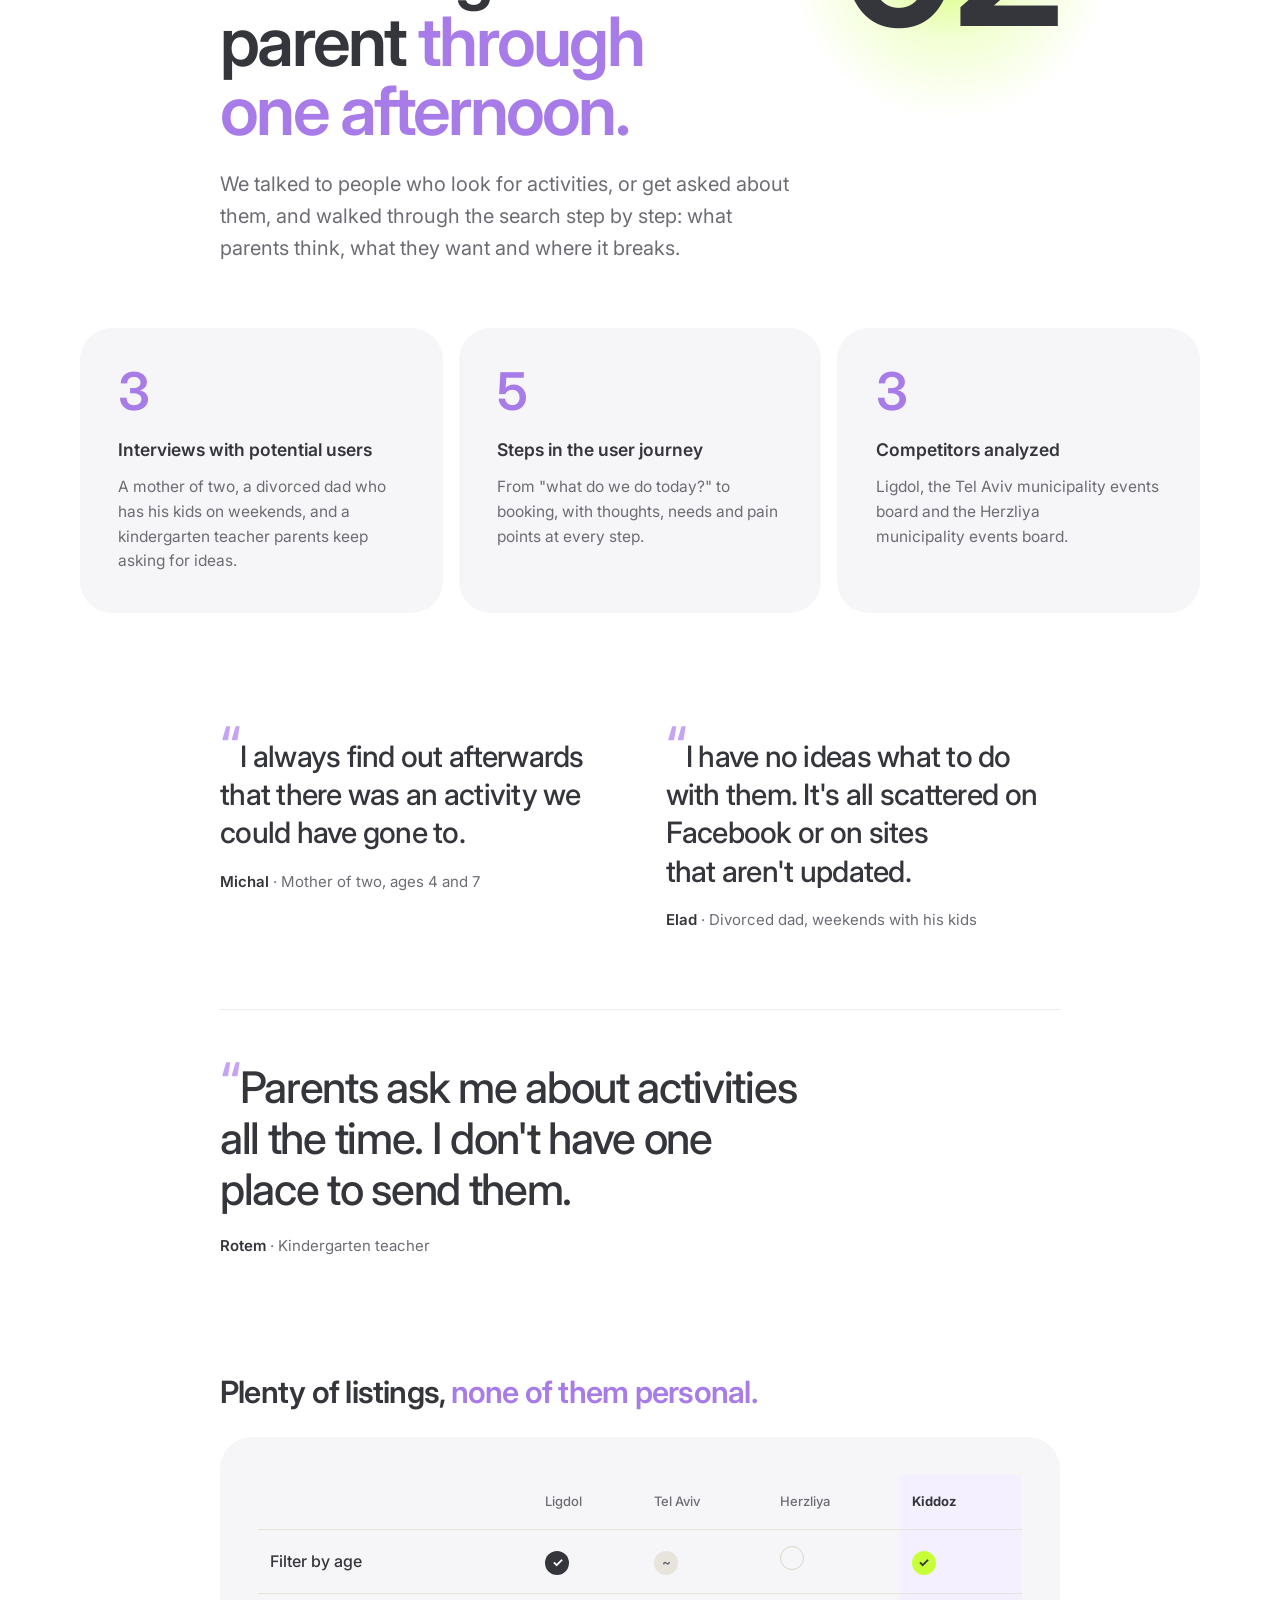
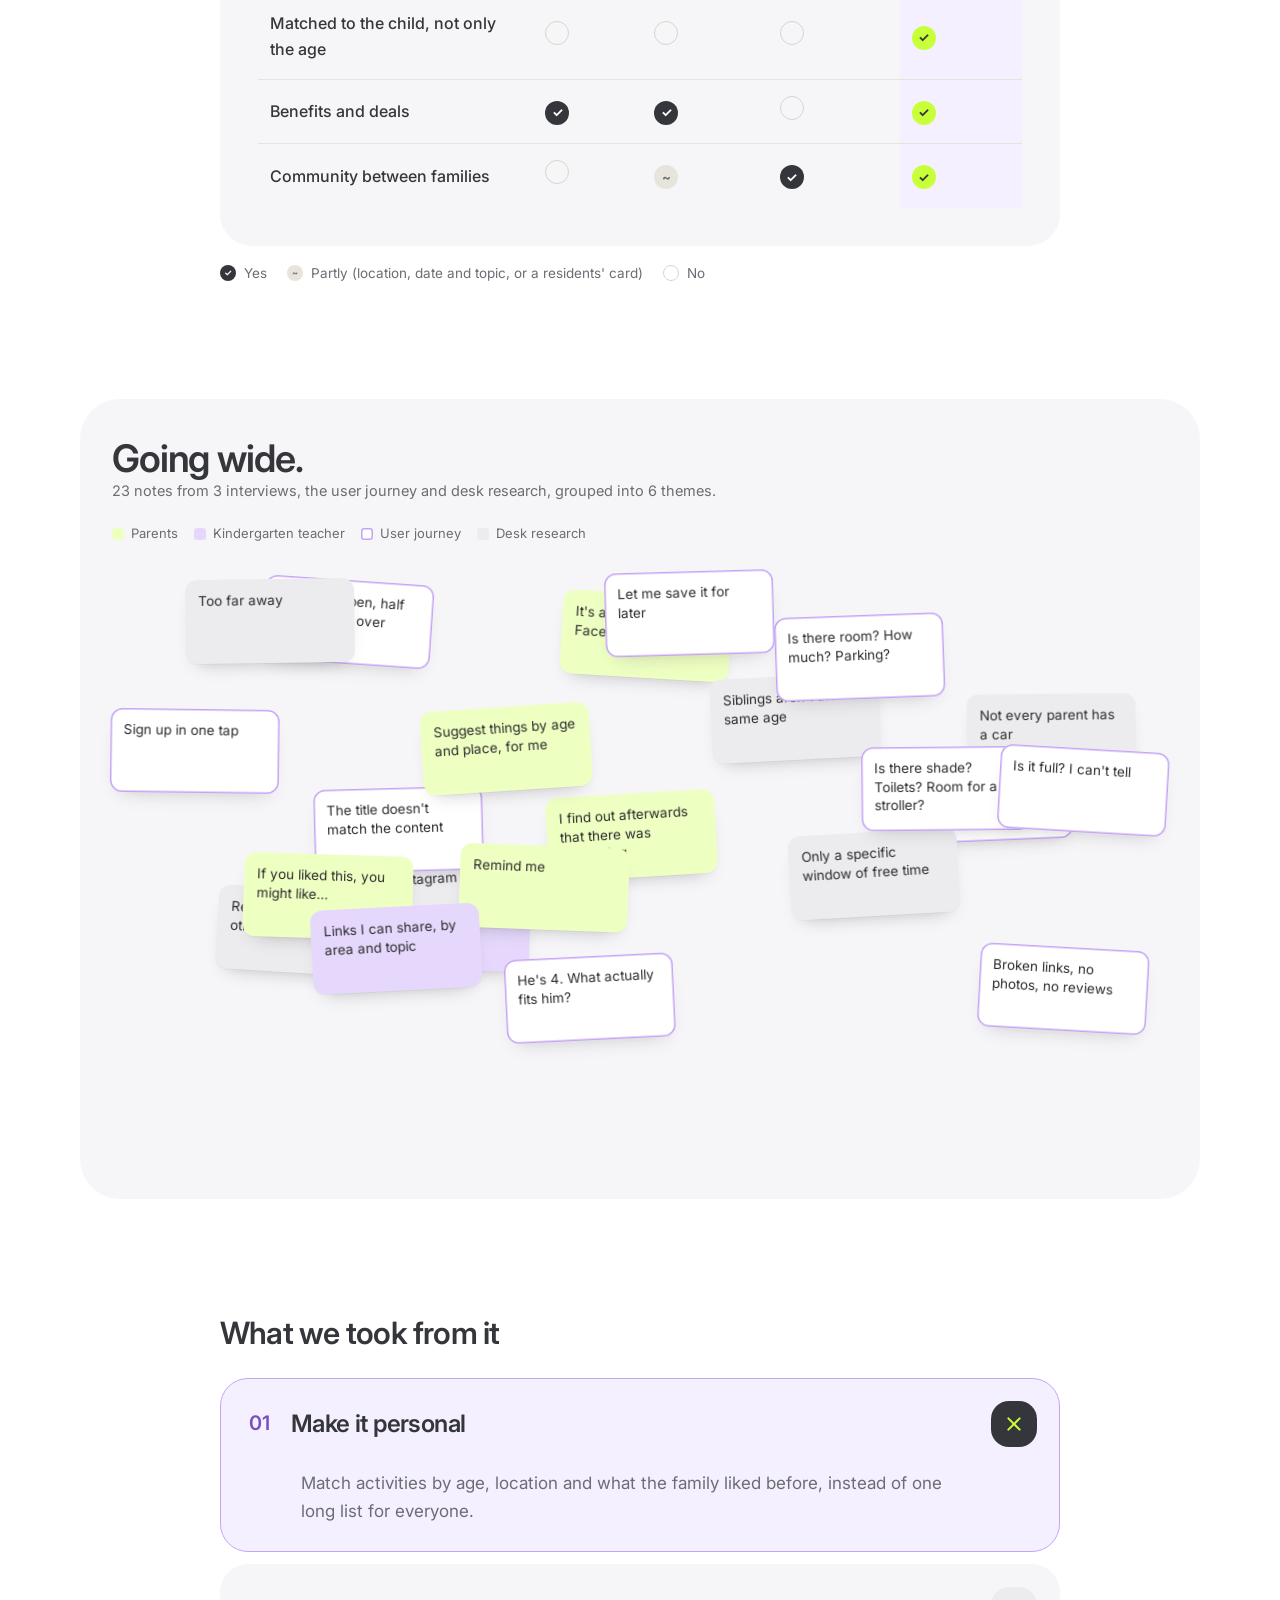
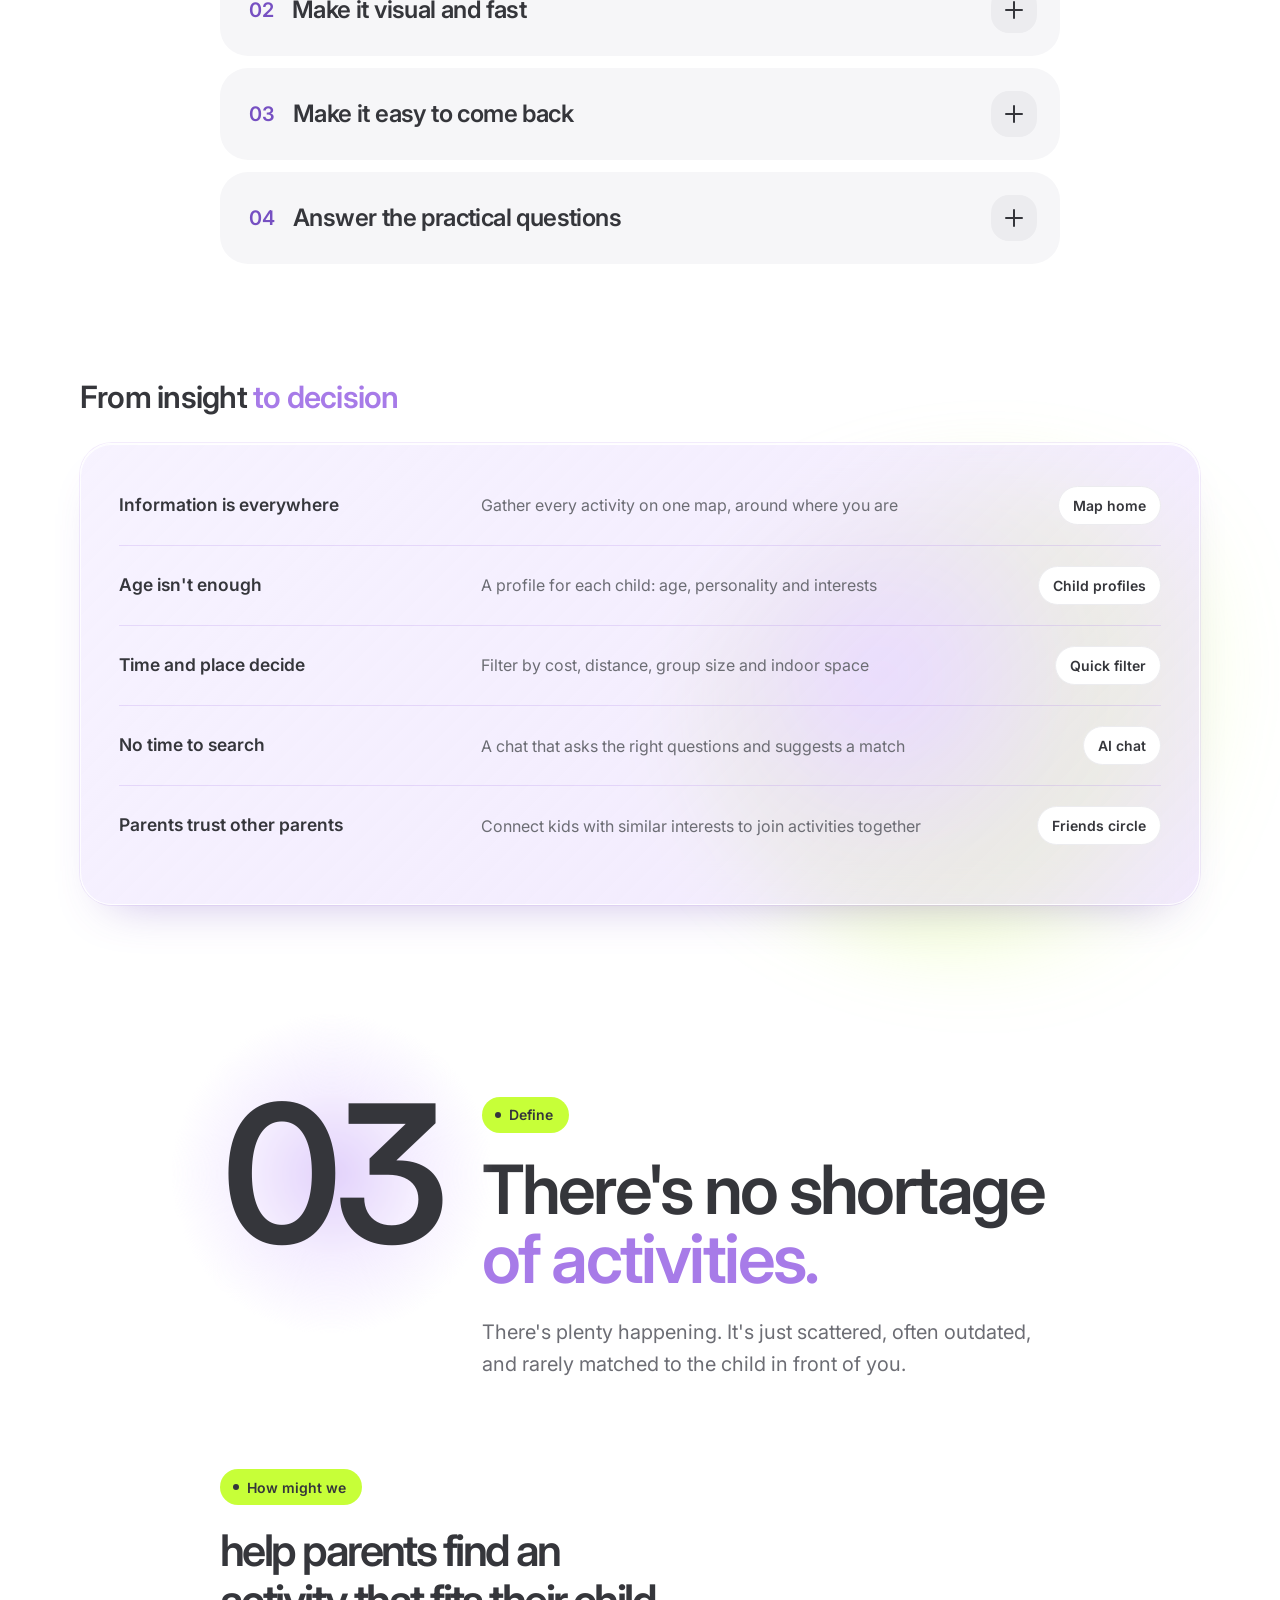
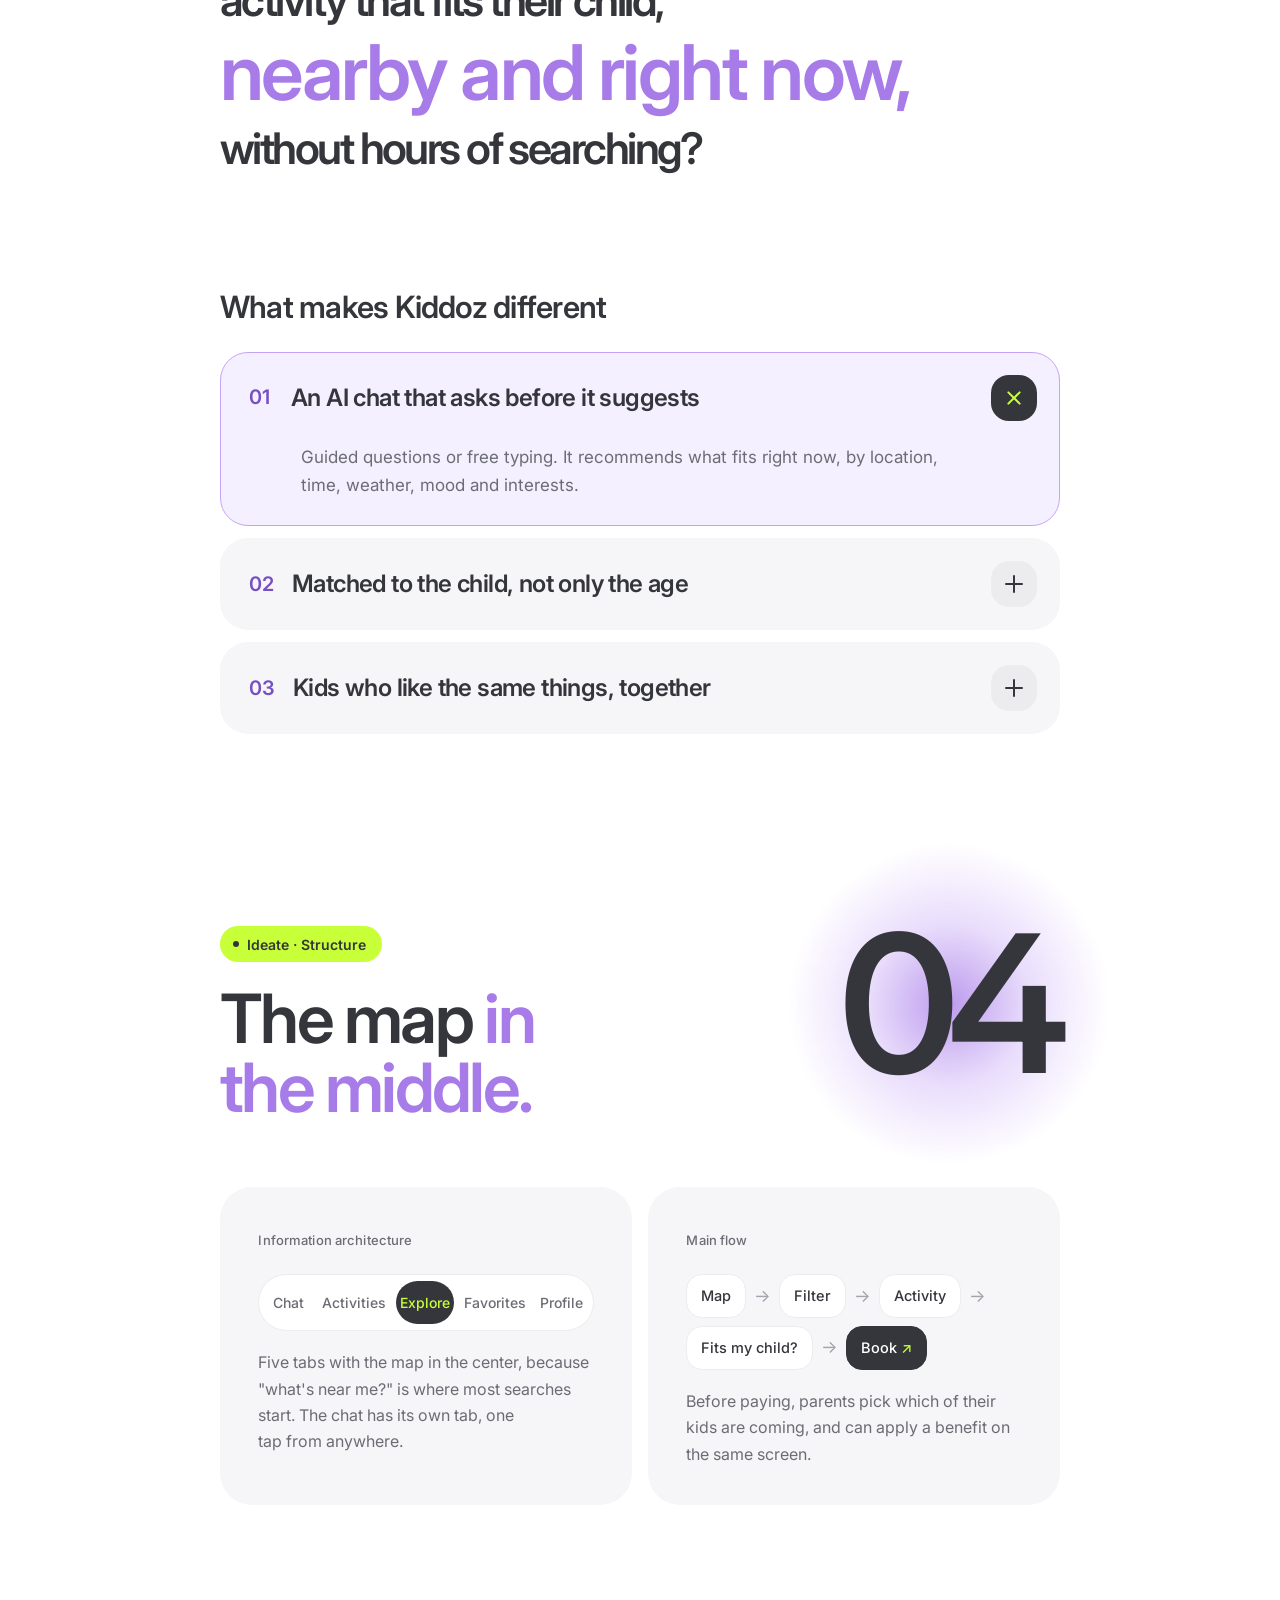
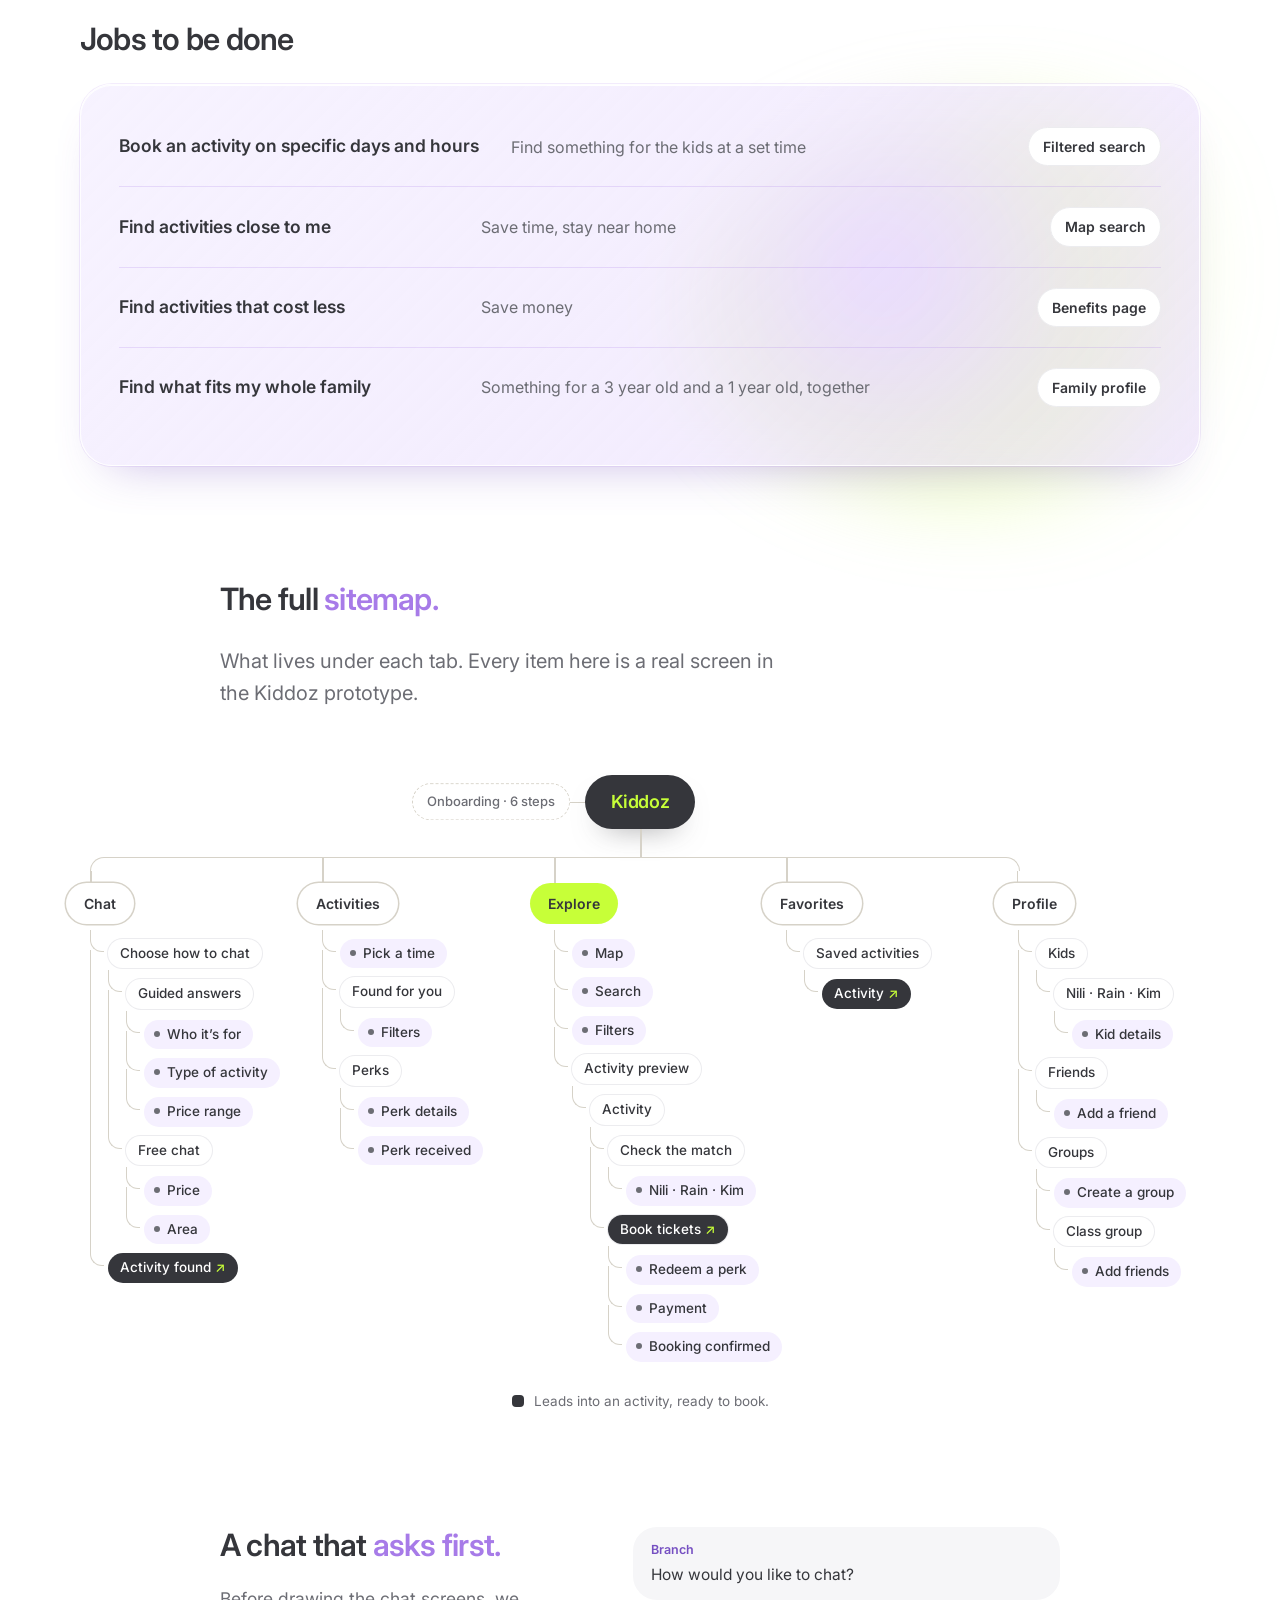
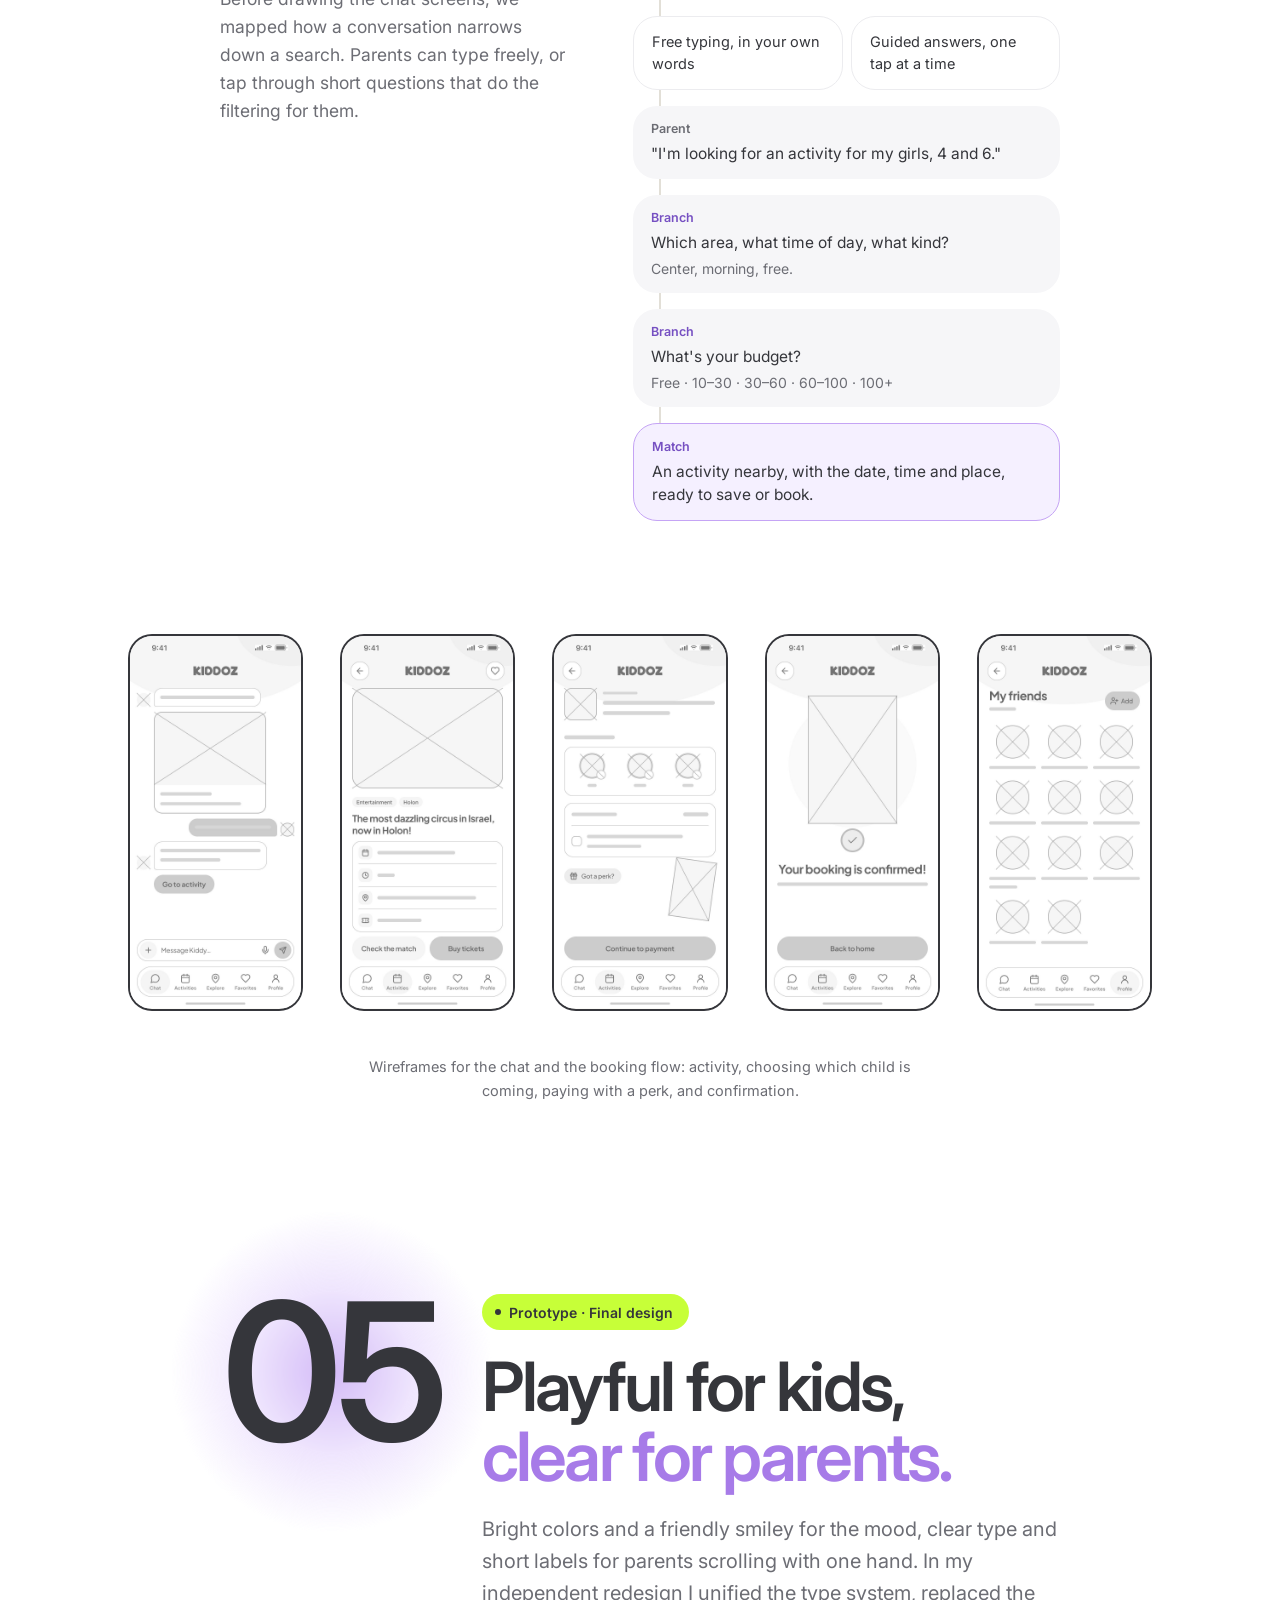
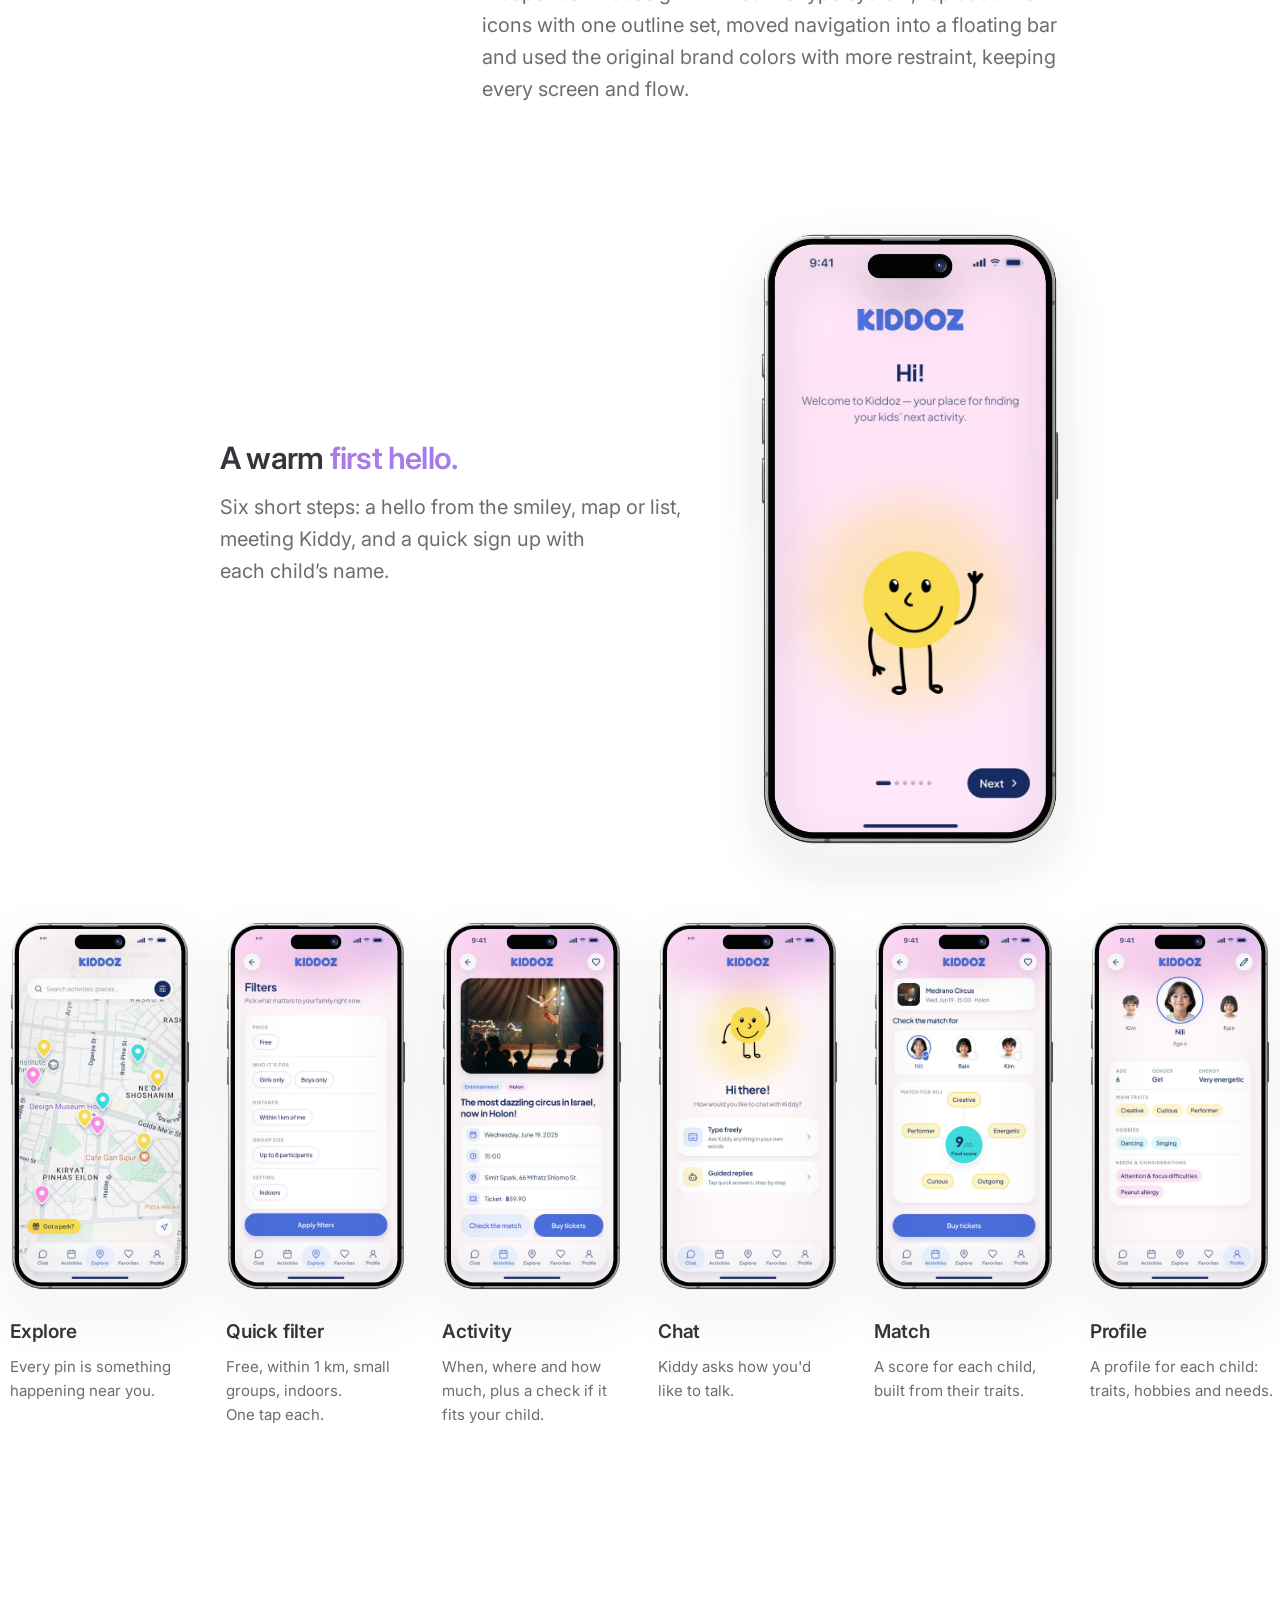
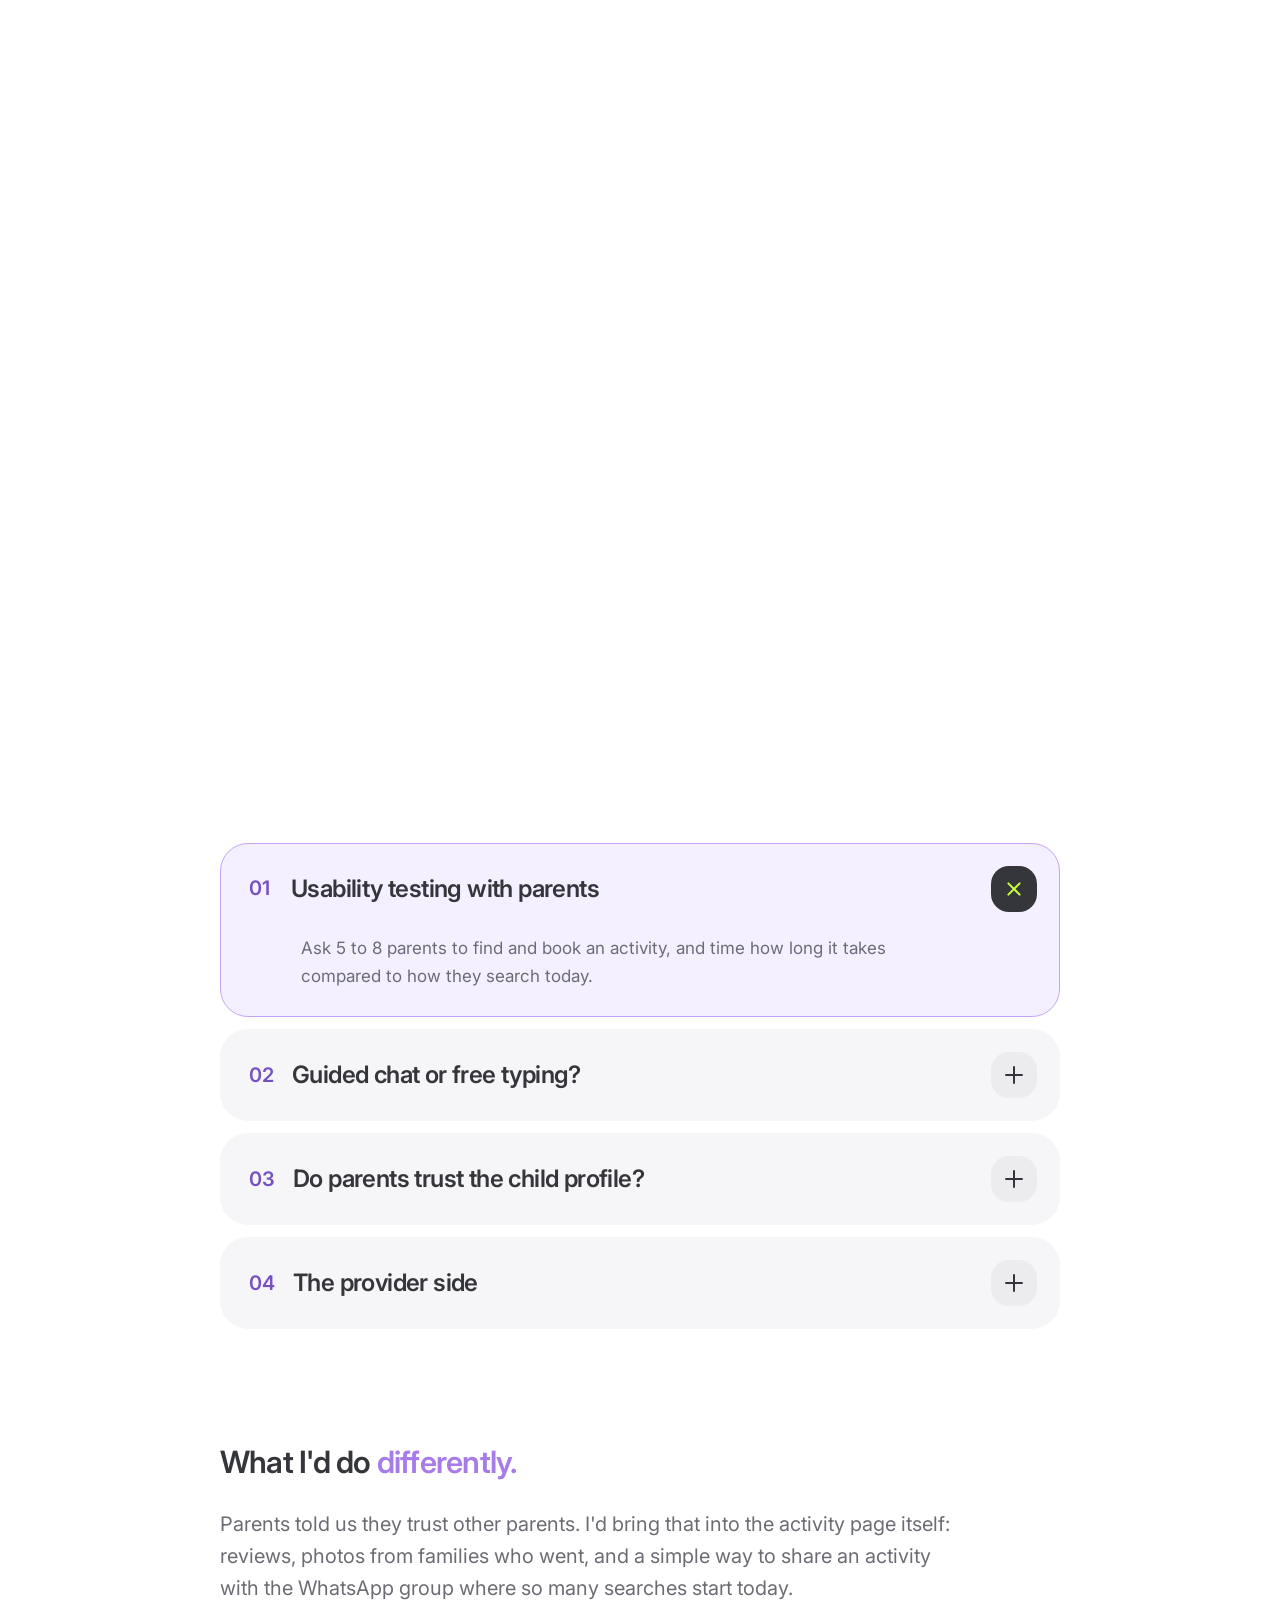
<file: projects/kiddoz.html>
<!DOCTYPE html>
<html lang="en" dir="ltr">
<head>
<meta charset="UTF-8">
<meta name="viewport" content="width=device-width, initial-scale=1.0">
<title>Kiddoz — Aviv Navot</title>
<meta name="description" content="Kiddoz: a UX/UI case study on helping parents find the right activity for their kids, nearby and right now. Research, structure and app design.">
<link rel="preconnect" href="https://fonts.googleapis.com">
<link rel="preconnect" href="https://fonts.gstatic.com" crossorigin>
<link href="https://fonts.googleapis.com/css2?family=Inter:opsz,wght@14..32,400..700&display=swap" rel="stylesheet">
<link rel="stylesheet" href="../css/style.css">
<link rel="stylesheet" href="../css/case-study.css?v=52">
<link rel="icon" href="../favicon.svg" type="image/svg+xml">
<link rel="icon" href="../favicon-32.png" sizes="32x32" type="image/png">
<link rel="apple-touch-icon" href="../apple-touch-icon.png">
  <!-- Microsoft Clarity -->
  <script type="text/javascript">
    (function(c,l,a,r,i,t,y){
        c[a]=c[a]||function(){(c[a].q=c[a].q||[]).push(arguments)};
        t=l.createElement(r);t.async=1;t.src="https://www.clarity.ms/tag/"+i;
        y=l.getElementsByTagName(r)[0];y.parentNode.insertBefore(t,y);
    })(window, document, "clarity", "script", "z78thpeewr");
  </script>
</head>
<body class="cs kz" data-title-en="Kiddoz — Aviv Navot">

  <header class="nav">
    <div class="nav-inner">
      <a href="../index.html" class="brand">Aviv Navot<span class="dot">.</span></a>
      <button class="nav-toggle" id="navToggle" aria-label="Menu" aria-expanded="false">
        <span></span><span></span><span></span>
      </button>
      <nav class="nav-links" id="navLinks">
        <a href="../index.html#work"><span class="en">Work</span></a>
        <a href="../about.html"><span class="en">About</span></a>
        <a href="../resume.html"><span class="en">Resume</span></a>
      </nav>
    </div>
  </header>

  <main>

  <!-- ================= HERO ================= -->
  <section class="cs-hero">
    <div class="cs-aurora" aria-hidden="true"><i></i><i></i><i></i><i></i></div>
    <div class="cs-text">
      <div class="cs-hero-copy">
      <h1 data-words>
        <span class="en">Less searching.<br><em>More time together.</em></span>
      </h1>
      <p class="cs-hero-sub reveal"><span class="en">Kiddoz brings every kids' activity nearby into one place,<br>matched to your child.</span></p>
      <p class="cs-lede">
        <span class="en">Kiddoz is a mobile app designed to help parents discover activities tailored to their children's interests, ages and location. It started as a collaborative academic project; I later revisited Kiddoz independently to refine its visual identity, typography, iconography and overall interface consistency, while preserving the original user experience and product structure.</span>
      </p>
      </div>
    </div>
    <div class="cs-media">
      <div class="kz-stage reveal" role="img" aria-label="Three redesigned Kiddoz screens: a child’s profile, the activity map and activities picked for you">
        <div class="kz-phone kz-l kz-out"><img src="../images/kiddoz/v3/screen-kid-kim.jpg" alt=""></div>
        <div class="kz-phone kz-c"><img src="../images/kiddoz/v3/screen-map.jpg" alt=""></div>
        <div class="kz-phone kz-r kz-out"><img src="../images/kiddoz/v3/screen-for-you.jpg" alt=""></div>
      </div>
      <div class="cs-meta reveal">
        <div><span class="cs-label"><span class="en">Project type</span></span><span class="v"><span class="en">Academic team project · Independent UI redesign</span></span></div>
        <div><span class="cs-label"><span class="en">My role</span></span><span class="v"><span class="en">UX research, product ideation &amp; UI design (team)<br>Visual redesign &amp; UI refinement (independent)</span></span></div>
        <div><span class="cs-label"><span class="en">Team</span></span><span class="v"><span class="en">Shelly Elkabetz, Adi Fleisher, Aviv Navot</span></span></div>
        <div><span class="cs-label"><span class="en">Methods</span></span><span class="v accent"><span class="en">Interviews, journey map, competitive analysis</span></span></div>
      </div>
    </div>
  </section>

  <!-- ================= 1 OPPORTUNITY ================= -->
  <section class="cs-sec">
    <div class="cs-text">
      <div class="cs-head reveal">
        <span class="cs-glass g-red" style="--fd:-0.9s" aria-hidden="true"><span class="pane"><span>01</span></span></span>
        <div><span class="cs-pill"><span class="en">The opportunity</span></span></div>
        <h2 class="cs-h2"><span class="en">Every afternoon, <em>the same question.</em></span></h2>
        <p class="cs-lede"><span class="en">What do we do with the kids today? Parents want to get them away from screens and tire them out before bedtime. Finding something good, close and at the right time shouldn't take longer than the activity itself.</span></p>
      </div>
      <div class="cs-two">
        <div class="cs-card cs-goal reveal">
          <span class="who"><span class="en">User goal</span></span>
          <p><span class="en">Find an activity that fits my child, near me and at a time I'm free, without opening ten tabs.</span></p>
        </div>
        <div class="cs-card cs-goal reveal">
          <span class="who"><span class="en">Business goal</span></span>
          <p><span class="en">Be the one place parents open every week, with registration and activity benefits inside the app.</span></p>
        </div>
      </div>

      <div class="cs-sub">
        <h3 class="cs-h3 reveal"><span class="en">How we'd measure success</span></h3>
        <div class="cs-two" style="margin-top:28px">
          <div class="cs-card reveal">
            <span class="cs-label"><span class="en">Parents</span></span>
            <ul class="cs-kpi-list">
              <li><span class="en">Time from opening the app to choosing an activity</span></li>
              <li><span class="en">Activities saved or booked per week</span></li>
              <li><span class="en">Parents who come back within a week</span></li>
            </ul>
          </div>
          <div class="cs-card reveal">
            <span class="cs-label"><span class="en">Business</span></span>
            <ul class="cs-kpi-list">
              <li><span class="en">Bookings made through the app</span></li>
              <li><span class="en">Benefits redeemed</span></li>
              <li><span class="en">Activity providers listed</span></li>
            </ul>
          </div>
        </div>
        <p class="cs-note-text reveal"><span class="en">Kiddoz is a concept, so these are the KPIs we designed for, not results.</span></p>
      </div>
    </div>
  </section>

  <!-- ================= 2 RESEARCH ================= -->
  <section class="cs-sec">
    <div class="cs-text">
      <div class="cs-head flip reveal">
        <span class="cs-glass g-rose" style="--fd:-1.8s" aria-hidden="true"><span class="pane"><span>02</span></span></span>
        <div><span class="cs-pill"><span class="en">Empathize · Research</span></span></div>
        <h2 class="cs-h2"><span class="en">Following a parent <em>through one afternoon.</em></span></h2>
        <p class="cs-lede"><span class="en">We talked to people who look for activities, or get asked about them, and walked through the search step by step: what parents think, what they want and where it breaks.</span></p>
      </div>
    </div>
    <div class="cs-media">
      <div class="cs-three">
        <div class="cs-card cs-method reveal">
          <span class="big">3</span>
          <span class="t"><span class="en">Interviews with potential users</span></span>
          <span class="d"><span class="en">A mother of two, a divorced dad who has his kids on weekends, and a kindergarten teacher parents keep asking for ideas.</span></span>
        </div>
        <div class="cs-card cs-method reveal">
          <span class="big">5</span>
          <span class="t"><span class="en">Steps in the user journey</span></span>
          <span class="d"><span class="en">From "what do we do today?" to booking, with thoughts, needs and pain points at every step.</span></span>
        </div>
        <div class="cs-card cs-method reveal">
          <span class="big">3</span>
          <span class="t"><span class="en">Competitors analyzed</span></span>
          <span class="d"><span class="en">Ligdol, the Tel Aviv municipality events board and the Herzliya municipality events board.</span></span>
        </div>
      </div>
    </div>

    <div class="cs-text">
      <div class="cs-sub">
        <div class="cs-quotes">
          <figure class="cs-quote reveal">
            <blockquote><span class="en">I always find out afterwards that there was an activity we could have gone to.</span></blockquote>
            <figcaption><strong>Michal</strong> · <span class="en">Mother of two, ages 4 and 7</span></figcaption>
          </figure>
          <figure class="cs-quote reveal">
            <blockquote><span class="en">I have no ideas what to do with them. It's all scattered on Facebook or on sites that aren't updated.</span></blockquote>
            <figcaption><strong>Elad</strong> · <span class="en">Divorced dad, weekends with his kids</span></figcaption>
          </figure>
        </div>
        <figure class="cs-quote cs-quote-wide reveal">
          <blockquote><span class="en">Parents ask me about activities all the time. I don't have one place to send them.</span></blockquote>
          <figcaption><strong>Rotem</strong> · <span class="en">Kindergarten teacher</span></figcaption>
        </figure>
      </div>

      <div class="cs-sub">
        <h3 class="cs-h3 reveal"><span class="en">Plenty of listings, <em>none of them personal.</em></span></h3>
        <div class="cs-card reveal">
          <div class="cs-matrix-scroll">
            <table class="cs-matrix">
              <thead>
                <tr><th></th><th>Ligdol</th><th>Tel Aviv</th><th>Herzliya</th><th class="pj">Kiddoz</th></tr>
              </thead>
              <tbody>
                <tr>
                  <th scope="row"><span class="en">Filter by age</span></th>
                  <td><span class="cs-yes" aria-label="Yes">✓</span></td><td><span class="cs-part" aria-label="Partly">~</span></td><td><span class="cs-no" aria-label="No"></span></td><td class="pj"><span class="cs-yes" aria-label="Yes">✓</span></td>
                </tr>
                <tr>
                  <th scope="row"><span class="en">Matched to the child, not only the age</span></th>
                  <td><span class="cs-no" aria-label="No"></span></td><td><span class="cs-no" aria-label="No"></span></td><td><span class="cs-no" aria-label="No"></span></td><td class="pj"><span class="cs-yes" aria-label="Yes">✓</span></td>
                </tr>
                <tr>
                  <th scope="row"><span class="en">Benefits and deals</span></th>
                  <td><span class="cs-yes" aria-label="Yes">✓</span></td><td><span class="cs-yes" aria-label="Yes">✓</span></td><td><span class="cs-no" aria-label="No"></span></td><td class="pj"><span class="cs-yes" aria-label="Yes">✓</span></td>
                </tr>
                <tr>
                  <th scope="row"><span class="en">Community between families</span></th>
                  <td><span class="cs-no" aria-label="No"></span></td><td><span class="cs-part" aria-label="Partly">~</span></td><td><span class="cs-yes" aria-label="Yes">✓</span></td><td class="pj"><span class="cs-yes" aria-label="Yes">✓</span></td>
                </tr>
              </tbody>
            </table>
          </div>
        </div>
        <div class="cs-matrix-legend">
          <span><span class="cs-yes">✓</span><span class="en">Yes</span></span>
          <span><span class="cs-part">~</span><span class="en">Partly (location, date and topic, or a residents' card)</span></span>
          <span><span class="cs-no"></span><span class="en">No</span></span>
        </div>
      </div>
    </div>

    <!-- affinity board -->
    <div class="cs-media">
      <div class="cs-affinity" aria-label="Affinity map">
        <div class="cs-affinity-stage">
          <div class="cs-affinity-panel">
            <div class="cs-affinity-head">
              <div>
                <div class="cs-affinity-title">
                  <span class="t1"><span class="en">Going wide.</span></span>
                  <span class="t2"><span class="en">Narrowing down.</span></span>
                </div>
                <span class="cs-affinity-sub"><span class="en">23 notes from 3 interviews, the user journey and desk research, grouped into 6 themes.</span></span>
              </div>
              <div class="cs-legend">
                <span><i style="background:#EEFFC2"></i><span class="en">Parents</span></span>
                <span><i style="background:#E6D8FC"></i><span class="en">Kindergarten teacher</span></span>
                <span><i style="background:#fff;box-shadow:inset 0 0 0 1.5px #C5A4F5"></i><span class="en">User journey</span></span>
                <span><i style="background:#ECECEF"></i><span class="en">Desk research</span></span>
              </div>
            </div>
            <div class="cs-board">
              <div class="cs-cluster">
                <div class="cs-cluster-label"><span class="en">Information is everywhere</span></div>
                <div class="cs-cluster-notes">
                  <div class="cs-note src-a"><span class="en">I find out afterwards that there was something</span></div>
                  <div class="cs-note src-a"><span class="en">It's all scattered on Facebook</span></div>
                  <div class="cs-note src-t"><span class="en">No one place to send parents</span></div>
                  <div class="cs-note src-d"><span class="en">WhatsApp groups, city sites, Instagram</span></div>
                  <div class="cs-note src-h"><span class="en">Four tabs open, half of it already over</span></div>
                </div>
              </div>
              <div class="cs-cluster">
                <div class="cs-cluster-label"><span class="en">Age isn't enough</span></div>
                <div class="cs-cluster-notes">
                  <div class="cs-note src-h"><span class="en">He's 4. What actually fits him?</span></div>
                  <div class="cs-note src-d"><span class="en">Siblings aren't the same age</span></div>
                  <div class="cs-note src-h"><span class="en">The title doesn't match the content</span></div>
                  <div class="cs-note src-a"><span class="en">Suggest things by age and place, for me</span></div>
                </div>
              </div>
              <div class="cs-cluster">
                <div class="cs-cluster-label"><span class="en">Time and place decide</span></div>
                <div class="cs-cluster-notes">
                  <div class="cs-note src-h"><span class="en">Close to me, or on the way from work</span></div>
                  <div class="cs-note src-d"><span class="en">Only a specific window of free time</span></div>
                  <div class="cs-note src-d"><span class="en">Too far away</span></div>
                  <div class="cs-note src-d"><span class="en">Not every parent has a car</span></div>
                </div>
              </div>
              <div class="cs-cluster">
                <div class="cs-cluster-label"><span class="en">The small details matter</span></div>
                <div class="cs-cluster-notes">
                  <div class="cs-note src-h"><span class="en">Is there shade? Toilets? Room for a stroller?</span></div>
                  <div class="cs-note src-h"><span class="en">Is there room? How much? Parking?</span></div>
                  <div class="cs-note src-h"><span class="en">Broken links, no photos, no reviews</span></div>
                </div>
              </div>
              <div class="cs-cluster">
                <div class="cs-cluster-label"><span class="en">Make it easy to come back</span></div>
                <div class="cs-cluster-notes">
                  <div class="cs-note src-h"><span class="en">Let me save it for later</span></div>
                  <div class="cs-note src-a"><span class="en">Remind me</span></div>
                  <div class="cs-note src-h"><span class="en">Sign up in one tap</span></div>
                  <div class="cs-note src-h"><span class="en">Is it full? I can't tell</span></div>
                </div>
              </div>
              <div class="cs-cluster">
                <div class="cs-cluster-label"><span class="en">Parents trust other parents</span></div>
                <div class="cs-cluster-notes">
                  <div class="cs-note src-d"><span class="en">Real reviews from other parents</span></div>
                  <div class="cs-note src-a"><span class="en">If you liked this, you might like…</span></div>
                  <div class="cs-note src-t"><span class="en">Links I can share, by area and topic</span></div>
                </div>
              </div>
            </div>
          </div>
        </div>
      </div>
    </div>

    <div class="cs-text">
      <div class="cs-sub">
        <h3 class="cs-h3 reveal"><span class="en">What we took from it</span></h3>
        <div class="cs-acc reveal">
          <details open><summary><span class="n">01</span><span class="t"><span class="en">Make it personal</span></span><span class="pm" aria-hidden="true"></span></summary><div class="body"><span class="en">Match activities by age, location and what the family liked before, instead of one long list for everyone.</span></div></details>
          <details><summary><span class="n">02</span><span class="t"><span class="en">Make it visual and fast</span></span><span class="pm" aria-hidden="true"></span></summary><div class="body"><span class="en">Parents don't have time to read. A map, big images and quick filters say more than paragraphs.</span></div></details>
          <details><summary><span class="n">03</span><span class="t"><span class="en">Make it easy to come back</span></span><span class="pm" aria-hidden="true"></span></summary><div class="body"><span class="en">Favorites and reminders, so a good idea found on Sunday is still there on Thursday afternoon.</span></div></details>
          <details><summary><span class="n">04</span><span class="t"><span class="en">Answer the practical questions</span></span><span class="pm" aria-hidden="true"></span></summary><div class="body"><span class="en">Full details on every activity: when, where, how much, and whether there's still room.</span></div></details>
        </div>
      </div>

      <div class="cs-sub cs-wide">
        <h3 class="cs-h3 reveal"><span class="en">From insight <em>to decision</em></span></h3>
        <div class="cs-card reveal">
          <div class="cs-bridge">
            <div class="cs-bridge-row"><span class="c1"><span class="en">Information is everywhere</span></span><span class="c2"><span class="en">Gather every activity on one map, around where you are</span></span><span class="c3"><span class="en">Map home</span></span></div>
            <div class="cs-bridge-row"><span class="c1"><span class="en">Age isn't enough</span></span><span class="c2"><span class="en">A profile for each child: age, personality and interests</span></span><span class="c3"><span class="en">Child profiles</span></span></div>
            <div class="cs-bridge-row"><span class="c1"><span class="en">Time and place decide</span></span><span class="c2"><span class="en">Filter by cost, distance, group size and indoor space</span></span><span class="c3"><span class="en">Quick filter</span></span></div>
            <div class="cs-bridge-row"><span class="c1"><span class="en">No time to search</span></span><span class="c2"><span class="en">A chat that asks the right questions and suggests a match</span></span><span class="c3"><span class="en">AI chat</span></span></div>
            <div class="cs-bridge-row"><span class="c1"><span class="en">Parents trust other parents</span></span><span class="c2"><span class="en">Connect kids with similar interests to join activities together</span></span><span class="c3"><span class="en">Friends circle</span></span></div>
          </div>
        </div>
      </div>
    </div>
  </section>

  <!-- ================= 3 DEFINE ================= -->
  <section class="cs-sec">
    <div class="cs-text">
      <div class="cs-head reveal">
        <span class="cs-glass g-yellow" style="--fd:-2.7s" aria-hidden="true"><span class="pane"><span>03</span></span></span>
        <div><span class="cs-pill"><span class="en">Define</span></span></div>
        <h2 class="cs-h2"><span class="en">There's no shortage <em>of activities.</em></span></h2>
        <p class="cs-lede"><span class="en">There's plenty happening. It's just scattered, often outdated, and rarely matched to the child in front of you.</span></p>
      </div>

      <div class="cs-hmw reveal">
        <span class="cs-pill">How might we</span>
        <p class="cs-hmw-q"><span class="l1">help parents find an activity that fits their child,</span><em class="l2">nearby and right now,</em><span class="l3">without hours of searching?</span></p>
      </div>

      <div class="cs-sub">
        <h3 class="cs-h3 reveal"><span class="en">What makes Kiddoz different</span></h3>
        <div class="cs-acc reveal">
          <details open><summary><span class="n">01</span><span class="t"><span class="en">An AI chat that asks before it suggests</span></span><span class="pm" aria-hidden="true"></span></summary><div class="body"><span class="en">Guided questions or free typing. It recommends what fits right now, by location, time, weather, mood and interests.</span></div></details>
          <details><summary><span class="n">02</span><span class="t"><span class="en">Matched to the child, not only the age</span></span><span class="pm" aria-hidden="true"></span></summary><div class="body"><span class="en">Each child gets a profile. Shy? Loves nature? Into art? Finds it hard to focus? Kiddoz suggests activities that support who they are.</span></div></details>
          <details><summary><span class="n">03</span><span class="t"><span class="en">Kids who like the same things, together</span></span><span class="pm" aria-hidden="true"></span></summary><div class="body"><span class="en">Parents can connect children with similar interests and plan to join activities together, so kids build real friendships along the way.</span></div></details>
        </div>
      </div>
    </div>
  </section>

  <!-- ================= 4 STRUCTURE ================= -->
  <section class="cs-sec">
    <div class="cs-text">
      <div class="cs-head flip reveal">
        <span class="cs-glass g-pink" style="--fd:-3.6s" aria-hidden="true"><span class="pane"><span>04</span></span></span>
        <div><span class="cs-pill"><span class="en">Ideate · Structure</span></span></div>
        <h2 class="cs-h2"><span class="en">The map <em>in the middle.</em></span></h2>
      </div>

      <div class="cs-two">
        <div class="cs-card reveal">
          <span class="cs-label"><span class="en">Information architecture</span></span>
          <div class="cs-tabbar" aria-hidden="true">
            <span><span class="en">Chat</span></span>
            <span><span class="en">Activities</span></span>
            <span class="on"><span class="en">Explore</span></span>
            <span><span class="en">Favorites</span></span>
            <span><span class="en">Profile</span></span>
          </div>
          <p class="d"><span class="en">Five tabs with the map in the center, because "what's near me?" is where most searches start. The chat has its own tab, one tap from anywhere.</span></p>
        </div>
        <div class="cs-card reveal">
          <span class="cs-label"><span class="en">Main flow</span></span>
          <div class="cs-flow">
            <span><span class="en">Map</span></span><i>→</i>
            <span><span class="en">Filter</span></span><i>→</i>
            <span><span class="en">Activity</span></span><i>→</i>
            <span><span class="en">Fits my child?</span></span><i>→</i>
            <span class="end"><span class="en">Book</span></span>
          </div>
          <p class="d"><span class="en">Before paying, parents pick which of their kids are coming, and can apply a benefit on the same screen.</span></p>
        </div>
      </div>

      <div class="cs-sub cs-wide">
        <h3 class="cs-h3 reveal"><span class="en">Jobs to be done</span></h3>
        <div class="cs-card reveal">
          <div class="cs-bridge">
            <div class="cs-bridge-row"><span class="c1"><span class="en">Book an activity on specific days and hours</span></span><span class="c2"><span class="en">Find something for the kids at a set time</span></span><span class="c3"><span class="en">Filtered search</span></span></div>
            <div class="cs-bridge-row"><span class="c1"><span class="en">Find activities close to me</span></span><span class="c2"><span class="en">Save time, stay near home</span></span><span class="c3"><span class="en">Map search</span></span></div>
            <div class="cs-bridge-row"><span class="c1"><span class="en">Find activities that cost less</span></span><span class="c2"><span class="en">Save money</span></span><span class="c3"><span class="en">Benefits page</span></span></div>
            <div class="cs-bridge-row"><span class="c1"><span class="en">Find what fits my whole family</span></span><span class="c2"><span class="en">Something for a 3 year old and a 1 year old, together</span></span><span class="c3"><span class="en">Family profile</span></span></div>
          </div>
        </div>
      </div>

      <div class="cs-sub">
        <h3 class="cs-h3 reveal"><span class="en">The full <em>sitemap.</em></span></h3>
        <p class="cs-lede reveal"><span class="en">What lives under each tab. Every item here is a real screen in the Kiddoz prototype.</span></p>
        <div class="cs-tree2 reveal" role="img" aria-label="Kiddoz sitemap as a tree: onboarding leads into the app; five tabs branch out, each with the screens under it">
          <div class="t2-top"><span class="t2-pre"><span class="en">Onboarding · 6 steps</span></span><i aria-hidden="true"></i><span class="t2-root"><span class="en">Kiddoz</span></span></div>
          <div class="t2-tabs">
          <div class="t2-col"><span class="t2-tab"><span class="en">Chat</span></span><ul class="t2-branch"><li><span class="t"><span class="en">Choose how to chat</span></span><ul><li><span class="t"><span class="en">Guided answers</span></span><ul><li><span class="t"><span class="en">Who it’s for</span></span></li><li><span class="t"><span class="en">Type of activity</span></span></li><li><span class="t"><span class="en">Price range</span></span></li></ul></li><li><span class="t"><span class="en">Free chat</span></span><ul><li><span class="t"><span class="en">Price</span></span></li><li><span class="t"><span class="en">Area</span></span></li></ul></li></ul></li><li class="go"><span class="t"><span class="en">Activity found</span></span></li></ul></div>
          <div class="t2-col"><span class="t2-tab"><span class="en">Activities</span></span><ul class="t2-branch"><li><span class="t"><span class="en">Pick a time</span></span></li><li><span class="t"><span class="en">Found for you</span></span><ul><li><span class="t"><span class="en">Filters</span></span></li></ul></li><li><span class="t"><span class="en">Perks</span></span><ul><li><span class="t"><span class="en">Perk details</span></span></li><li><span class="t"><span class="en">Perk received</span></span></li></ul></li></ul></div>
          <div class="t2-col on"><span class="t2-tab"><span class="en">Explore</span></span><ul class="t2-branch"><li><span class="t"><span class="en">Map</span></span></li><li><span class="t"><span class="en">Search</span></span></li><li><span class="t"><span class="en">Filters</span></span></li><li><span class="t"><span class="en">Activity preview</span></span><ul><li><span class="t"><span class="en">Activity</span></span><ul><li><span class="t"><span class="en">Check the match</span></span><ul><li><span class="t"><span class="en">Nili · Rain · Kim</span></span></li></ul></li><li class="go"><span class="t"><span class="en">Book tickets</span></span><ul><li><span class="t"><span class="en">Redeem a perk</span></span></li><li><span class="t"><span class="en">Payment</span></span></li><li><span class="t"><span class="en">Booking confirmed</span></span></li></ul></li></ul></li></ul></li></ul></div>
          <div class="t2-col"><span class="t2-tab"><span class="en">Favorites</span></span><ul class="t2-branch"><li><span class="t"><span class="en">Saved activities</span></span><ul><li class="go"><span class="t"><span class="en">Activity</span></span></li></ul></li></ul></div>
          <div class="t2-col"><span class="t2-tab"><span class="en">Profile</span></span><ul class="t2-branch"><li><span class="t"><span class="en">Kids</span></span><ul><li><span class="t"><span class="en">Nili · Rain · Kim</span></span><ul><li><span class="t"><span class="en">Kid details</span></span></li></ul></li></ul></li><li><span class="t"><span class="en">Friends</span></span><ul><li><span class="t"><span class="en">Add a friend</span></span></li></ul></li><li><span class="t"><span class="en">Groups</span></span><ul><li><span class="t"><span class="en">Create a group</span></span></li><li><span class="t"><span class="en">Class group</span></span><ul><li><span class="t"><span class="en">Add friends</span></span></li></ul></li></ul></li></ul></div>
          </div>
          <p class="t2-key"><span class="go-dot" aria-hidden="true"></span><span class="en">Leads into an activity, ready to book.</span></p>
        </div>
      </div>

      <div class="cs-sub cs-convo">
        <div class="reveal">
          <h3 class="cs-h3"><span class="en">A chat that <em>asks first.</em></span></h3>
          <p class="cs-lede" style="font-size:17.5px"><span class="en">Before drawing the chat screens, we mapped how a conversation narrows down a search. Parents can type freely, or tap through short questions that do the filtering for them.</span></p>
        </div>
        <div class="cs-tree reveal">
          <div class="cs-node decision"><span class="k"><span class="en">Branch</span></span><span class="en">How would you like to chat?</span></div>
          <div class="cs-link"></div>
          <div class="cs-branches">
            <div class="cs-node"><span class="en">Free typing, in your own words</span></div>
            <div class="cs-node"><span class="en">Guided answers, one tap at a time</span></div>
          </div>
          <div class="cs-link"></div>
          <div class="cs-node"><span class="k"><span class="en">Parent</span></span><span class="en">"I'm looking for an activity for my girls, 4 and 6."</span></div>
          <div class="cs-link"></div>
          <div class="cs-node decision"><span class="k"><span class="en">Branch</span></span><span class="en">Which area, what time of day, what kind?</span><div class="cs-quote-sm"><span class="en">Center, morning, free.</span></div></div>
          <div class="cs-link"></div>
          <div class="cs-node decision"><span class="k"><span class="en">Branch</span></span><span class="en">What's your budget?</span><div class="cs-quote-sm"><span class="en">Free · 10–30 · 30–60 · 60–100 · 100+</span></div></div>
          <div class="cs-link"></div>
          <div class="cs-node taste"><span class="k"><span class="en">Match</span></span><span class="en">An activity nearby, with the date, time and place, ready to save or book.</span></div>
        </div>
      </div>
    </div>

    <div class="cs-media cs-sub">
      <div class="cs-wires">
        <figure class="cs-wire-item"><img src="../images/kiddoz/v3/lofi-chat.jpg" alt="Wireframe: chat with Kiddy" loading="lazy"></figure>
        <figure class="cs-wire-item"><img src="../images/kiddoz/v3/lofi-activity.jpg" alt="Wireframe: activity page" loading="lazy"></figure>
        <figure class="cs-wire-item"><img src="../images/kiddoz/v3/lofi-checkout.jpg" alt="Wireframe: choosing a child and booking" loading="lazy"></figure>
        <figure class="cs-wire-item"><img src="../images/kiddoz/v3/lofi-confirm.jpg" alt="Wireframe: booking confirmed" loading="lazy"></figure>
        <figure class="cs-wire-item"><img src="../images/kiddoz/v3/lofi-friends.jpg" alt="Wireframe: my friends" loading="lazy"></figure>
      </div>
      <p class="cs-caption"><span class="en">Wireframes for the chat and the booking flow: activity, choosing which child is coming, paying with a perk, and confirmation.</span></p>
    </div>
  </section>

  <!-- ================= 5 FINAL DESIGN ================= -->
  <section class="cs-sec">
    <div class="cs-text">
      <div class="cs-head reveal">
        <span class="cs-glass g-red" style="--fd:-4.5s" aria-hidden="true"><span class="pane"><span>05</span></span></span>
        <div><span class="cs-pill"><span class="en">Prototype · Final design</span></span></div>
        <h2 class="cs-h2"><span class="en">Playful for kids, <em>clear for parents.</em></span></h2>
        <p class="cs-lede"><span class="en">Bright colors and a friendly smiley for the mood, clear type and short labels for parents scrolling with one hand. In my independent redesign I unified the type system, replaced the icons with one outline set, moved navigation into a floating bar and used the original brand colors with more restraint, keeping every screen and flow.</span></p>
      </div>
    </div>

    <div class="cs-media kz-onb reveal" style="margin-top:clamp(48px,6vw,80px)">
      <div class="kz-onb-text">
        <h3 class="cs-h3"><span class="en">A warm <em>first hello.</em></span></h3>
        <p class="cs-lede"><span class="en">Six short steps: a hello from the smiley, map or list, meeting Kiddy, and a quick sign up with each child’s name.</span></p>
      </div>
      <div class="cs-phone kz-onb-phone"><div class="shell"><div class="screen">
        <video autoplay muted loop playsinline preload="metadata" poster="../images/kiddoz/v3/ob-poster.jpg" aria-label="Kiddoz onboarding, playing in a loop"><source src="../images/kiddoz/v3/ob-loop.mp4" type="video/mp4"></video>
      </div></div></div>
    </div>

    <div class="cs-media" style="margin-top:clamp(48px,6vw,80px)">
      <div class="cs-phones-panel is-open reveal">
        <div class="cs-phones kz-flat">
          <div class="cs-phone"><div class="shell"><div class="screen"><img src="../images/kiddoz/v3/screen-map.jpg" alt="Explore map with activity pins" loading="lazy"></div></div><span class="t"><span class="en">Explore</span></span><span class="d"><span class="en">Every pin is something happening near you.</span></span></div>
          <div class="cs-phone"><div class="shell"><div class="screen"><img src="../images/kiddoz/v3/screen-filter.jpg" alt="Filters: free, girls only, boys only, within 1 km, up to 8 participants, indoors" loading="lazy"></div></div><span class="t"><span class="en">Quick filter</span></span><span class="d"><span class="en">Free, within 1 km, small groups, indoors. One tap each.</span></span></div>
          <div class="cs-phone"><div class="shell"><div class="screen"><img src="../images/kiddoz/v3/screen-activity-v2.jpg" alt="Activity page: circus in Holon" loading="lazy"></div></div><span class="t"><span class="en">Activity</span></span><span class="d"><span class="en">When, where and how much, plus a check if it fits your child.</span></span></div>
          <div class="cs-phone"><div class="shell"><div class="screen"><img src="../images/kiddoz/v3/screen-chat.jpg" alt="Chat with Kiddy: type freely or guided replies" loading="lazy"></div></div><span class="t"><span class="en">Chat</span></span><span class="d"><span class="en">Kiddy asks how you'd like to talk.</span></span></div>
          <div class="cs-phone"><div class="shell"><div class="screen"><img src="../images/kiddoz/v3/screen-match-nili-v2.jpg" alt="Match for Nili: a 9/10 score built from her traits" loading="lazy"></div></div><span class="t"><span class="en">Match</span></span><span class="d"><span class="en">A score for each child, built from their traits.</span></span></div>
          <div class="cs-phone"><div class="shell"><div class="screen"><img src="../images/kiddoz/v3/screen-kid-details.jpg" alt="A child’s profile: traits, hobbies and needs" loading="lazy"></div></div><span class="t"><span class="en">Profile</span></span><span class="d"><span class="en">A profile for each&nbsp;child: traits,&nbsp;hobbies and needs.</span></span></div>
        </div>
        <div class="cs-phones kz-flat kz-more">
          <div class="cs-phone"><div class="shell"><div class="screen"><img src="../images/kiddoz/v3/screen-guided-who.jpg" alt="Guided chat: Kiddy offers options, then asks who the activity is for" loading="lazy"></div></div><span class="t"><span class="en">Guided chat</span></span><span class="d"><span class="en">Kiddy offers a few options, then asks who it’s for.</span></span></div>
          <div class="cs-phone"><div class="shell"><div class="screen"><img src="../images/kiddoz/v3/screen-free-chat.jpg" alt="Free chat: a parent describes what they need and Kiddy asks follow-up questions" loading="lazy"></div></div><span class="t"><span class="en">Free chat</span></span><span class="d"><span class="en">Parents write in their own words, and Kiddy asks what’s missing.</span></span></div>
          <div class="cs-phone"><div class="shell"><div class="screen"><img src="../images/kiddoz/v3/screen-add-friend.jpg" alt="Add a friend form: friend’s name, parent’s name and phone" loading="lazy"></div></div><span class="t"><span class="en">Add a friend</span></span><span class="d"><span class="en">Save a friend and their parent’s details to plan together.</span></span></div>
          <div class="cs-phone"><div class="shell"><div class="screen"><img src="../images/kiddoz/v3/screen-class.jpg" alt="Class 1-2 group with nine members" loading="lazy"></div></div><span class="t"><span class="en">Class group</span></span><span class="d"><span class="en">A whole class in one group, with what they love doing.</span></span></div>
          <div class="cs-phone"><div class="shell"><div class="screen"><img src="../images/kiddoz/v3/screen-favorites.jpg" alt="Favorites: three saved activities" loading="lazy"></div></div><span class="t"><span class="en">Favorites</span></span><span class="d"><span class="en">Saved activities,<br>one tap away.</span></span></div>
          <div class="cs-phone"><div class="shell"><div class="screen"><img src="../images/kiddoz/v3/screen-pick-time.jpg" alt="Pick a time: a list of dates and hours" loading="lazy"></div></div><span class="t"><span class="en">Pick a time</span></span><span class="d"><span class="en">Choose the day and hour that work for you.</span></span></div>
        </div>
      </div>
    </div>
  </section>

  <!-- ================= 6 NEXT ================= -->
  <section class="cs-sec">
    <div class="cs-text">
      <div class="cs-head reveal">
        <span class="cs-glass g-yellow" style="--fd:-6.3s" aria-hidden="true"><span class="pane"><span>06</span></span></span>
        <div><span class="cs-pill"><span class="en">Test · What's next</span></span></div>
        <h2 class="cs-h2"><span class="en">What we'd <em>test next.</em></span></h2>
      </div>
      <div class="cs-acc reveal">
        <details open><summary><span class="n">01</span><span class="t"><span class="en">Usability testing with parents</span></span><span class="pm" aria-hidden="true"></span></summary><div class="body"><span class="en">Ask 5 to 8 parents to find and book an activity, and time how long it takes compared to how they search today.</span></div></details>
        <details><summary><span class="n">02</span><span class="t"><span class="en">Guided chat or free typing?</span></span><span class="pm" aria-hidden="true"></span></summary><div class="body"><span class="en">See which way parents choose, and whether the guided answers really get them to a match faster.</span></div></details>
        <details><summary><span class="n">03</span><span class="t"><span class="en">Do parents trust the child profile?</span></span><span class="pm" aria-hidden="true"></span></summary><div class="body"><span class="en">Matching by personality is the core difference. It has to feel helpful, not intrusive.</span></div></details>
        <details><summary><span class="n">04</span><span class="t"><span class="en">The provider side</span></span><span class="pm" aria-hidden="true"></span></summary><div class="body"><span class="en">How activity providers list activities, keep them updated and offer benefits, so the information never goes stale.</span></div></details>
      </div>

      <div class="cs-sub">
        <h3 class="cs-h3 reveal"><span class="en">What I'd do <em>differently.</em></span></h3>
        <p class="cs-lede reveal"><span class="en">Parents told us they trust other parents. I'd bring that into the activity page itself: reviews, photos from families who went, and a simple way to share an activity with the WhatsApp group where so many searches start today.</span></p>
      </div>

      <div class="cs-sub cs-reflect reveal">
        <span class="cs-pill"><span class="en">Reflection</span></span>
        <p style="margin-top:22px"><span class="en">Kiddoz started as "put all the activities in one place." The research pointed somewhere else: parents don't need more options, they need the right one, for this child, today. That shifted our focus from collecting to matching, and made the chat and the child profile the heart of the app.</span></p>
      </div>
    </div>
    <p class="cs-closing reveal"><span class="en">So, what are we <em>doing today?</em></span></p>
  </section>

  </main>

  <section class="next-project">
    <div class="wrap">
      <span class="label"><span class="en">Next project</span></span>
      <a href="blume-and-co.html" class="next-card reveal">
        <h3>Blume &amp; Co</h3>
        <span class="arrow">→</span>
      </a>
    </div>
  </section>

  <footer class="cta-foot" id="contact">
    <div class="cta-card reveal">
      <span class="cta-aura" aria-hidden="true"></span>
      <h2 class="cta-title">Don't be <em>a stranger.</em></h2>
      <button type="button" class="cta-mail" data-copy="Aviv.navot@gmail.com" aria-label="Copy my email address: Aviv.navot@gmail.com">
        <span class="addr">Aviv.navot@gmail.com</span>
        <span class="cta-tip" aria-live="polite"><svg viewBox="0 0 24 24" aria-hidden="true"><rect x="8" y="8" width="12" height="12" rx="3"/><path d="M16 8V6a2 2 0 0 0-2-2H6a2 2 0 0 0-2 2v8a2 2 0 0 0 2 2h2"/></svg><span class="lbl">Copy</span></span>
      </button>
      <a class="cta-phone" href="tel:0544420666">054-4420666</a>
      <div class="cta-bottom">
        <a href="../index.html" class="brand">Aviv Navot<span class="dot">.</span></a>
        <nav class="cta-links" aria-label="Footer">
          <a href="../index.html#work">Work</a>
          <a href="../about.html">About</a>
          <a href="../resume.html">Resume</a>
          <a href="https://www.linkedin.com/in/aviv-navot-5a4806437" target="_blank" rel="noopener">LinkedIn</a>
        </nav>
        <span class="cta-note">© 2026 Aviv Navot</span>
      </div>
    </div>
  </footer>

  <script src="../js/main.js?v=4"></script>
  <script src="../js/case-study.js?v=49"></script>
</body>
</html>
</file>
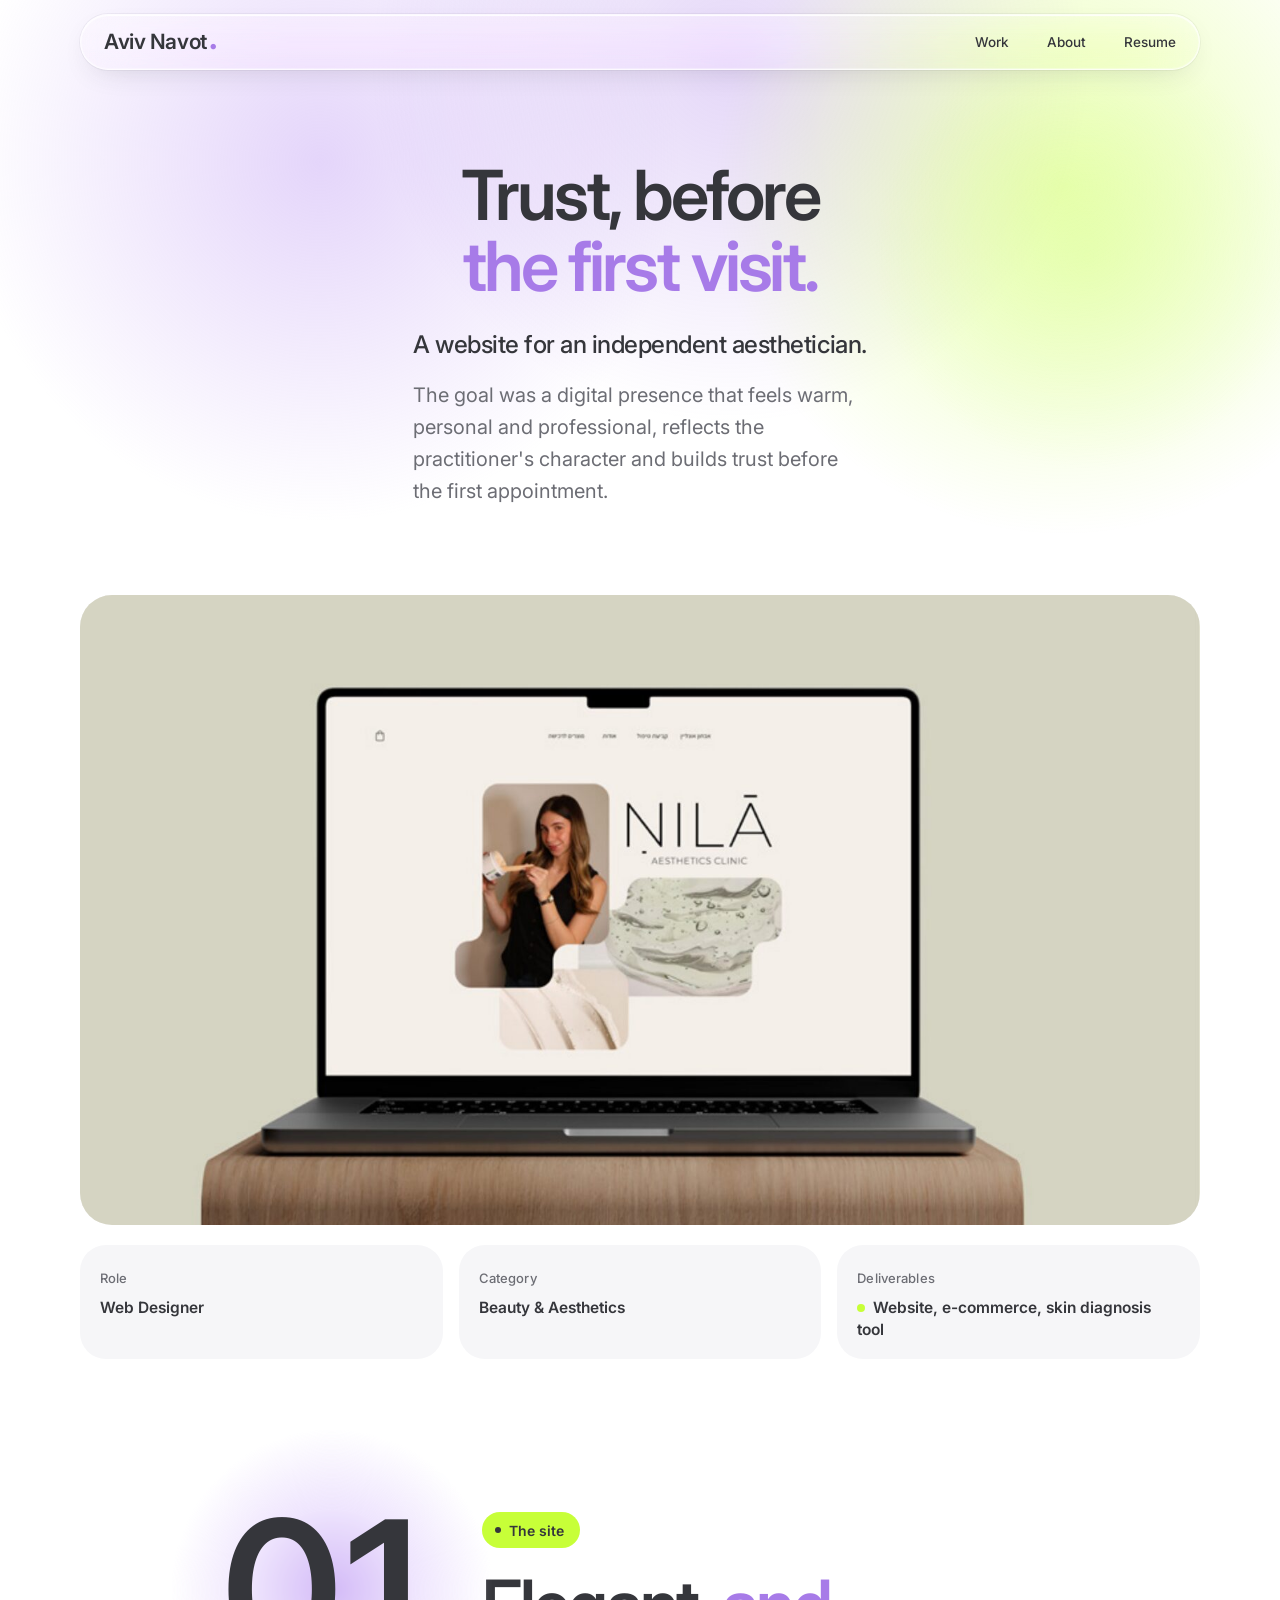
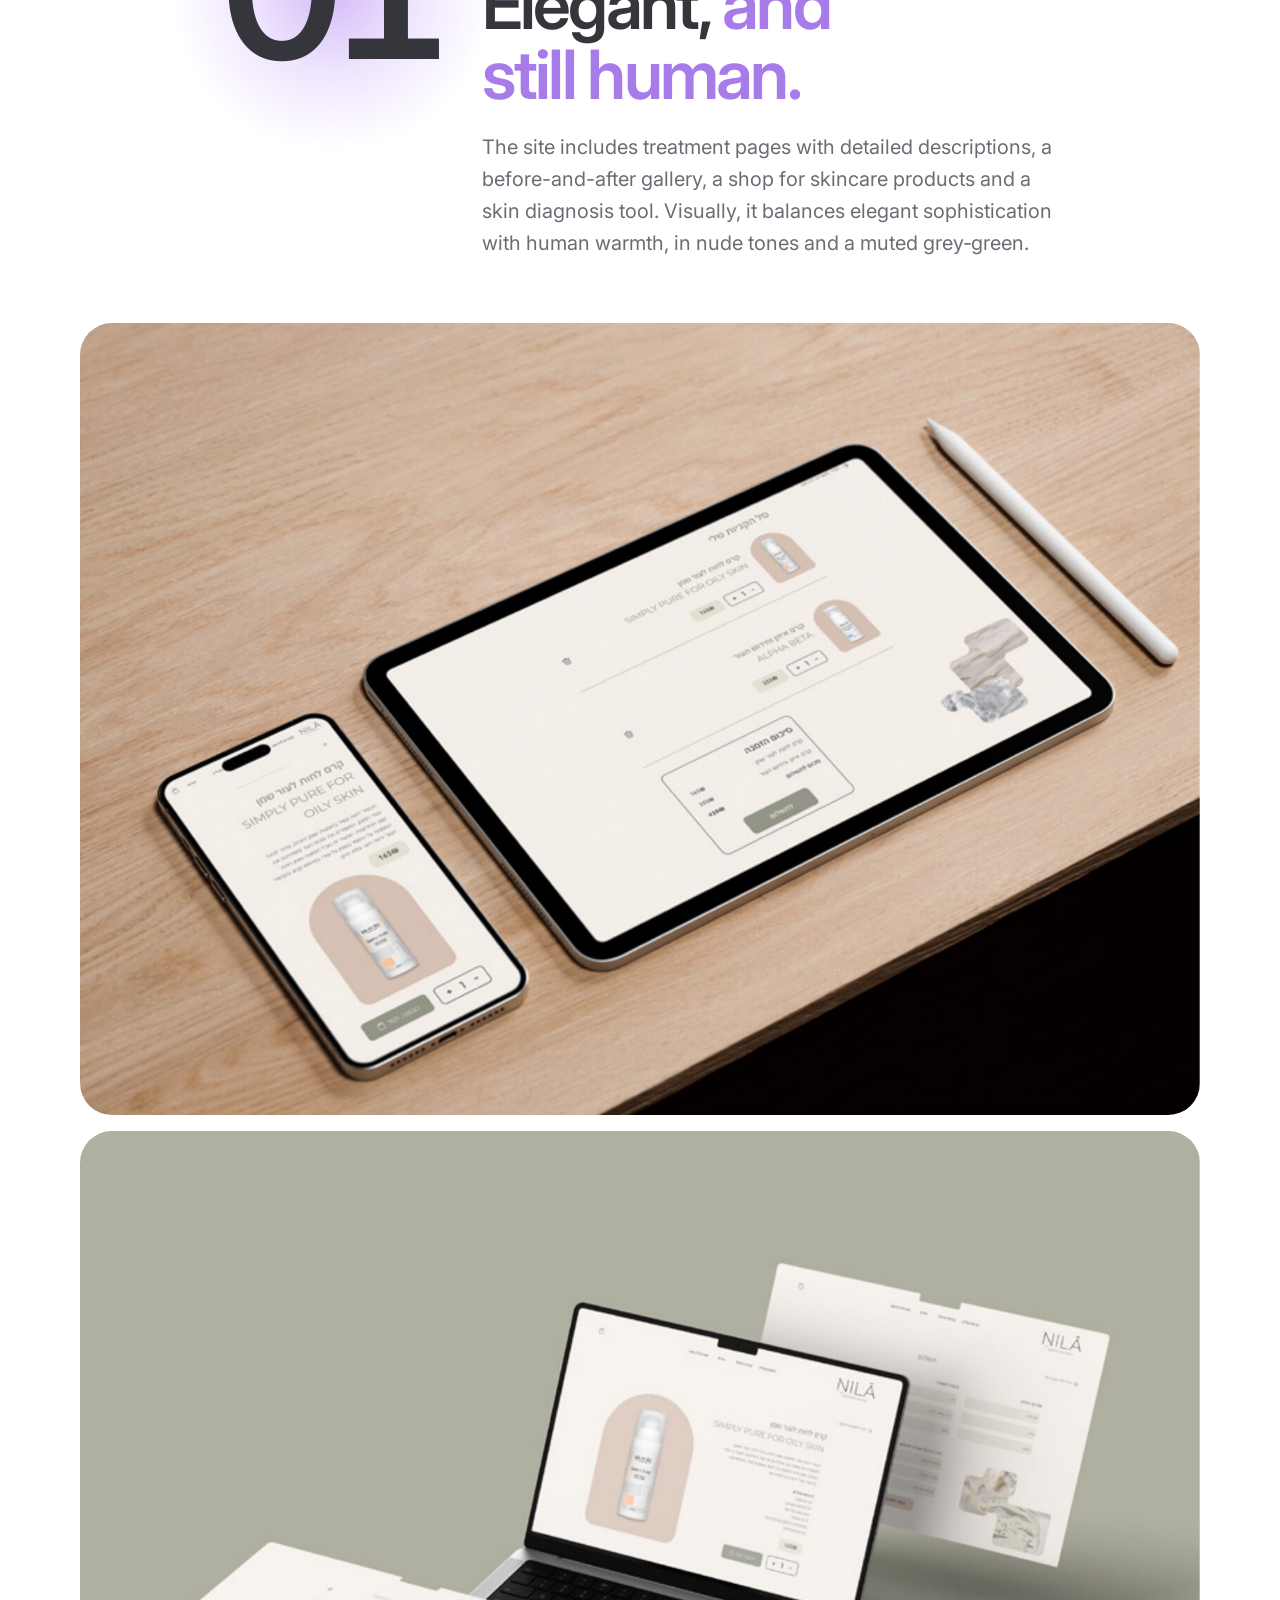
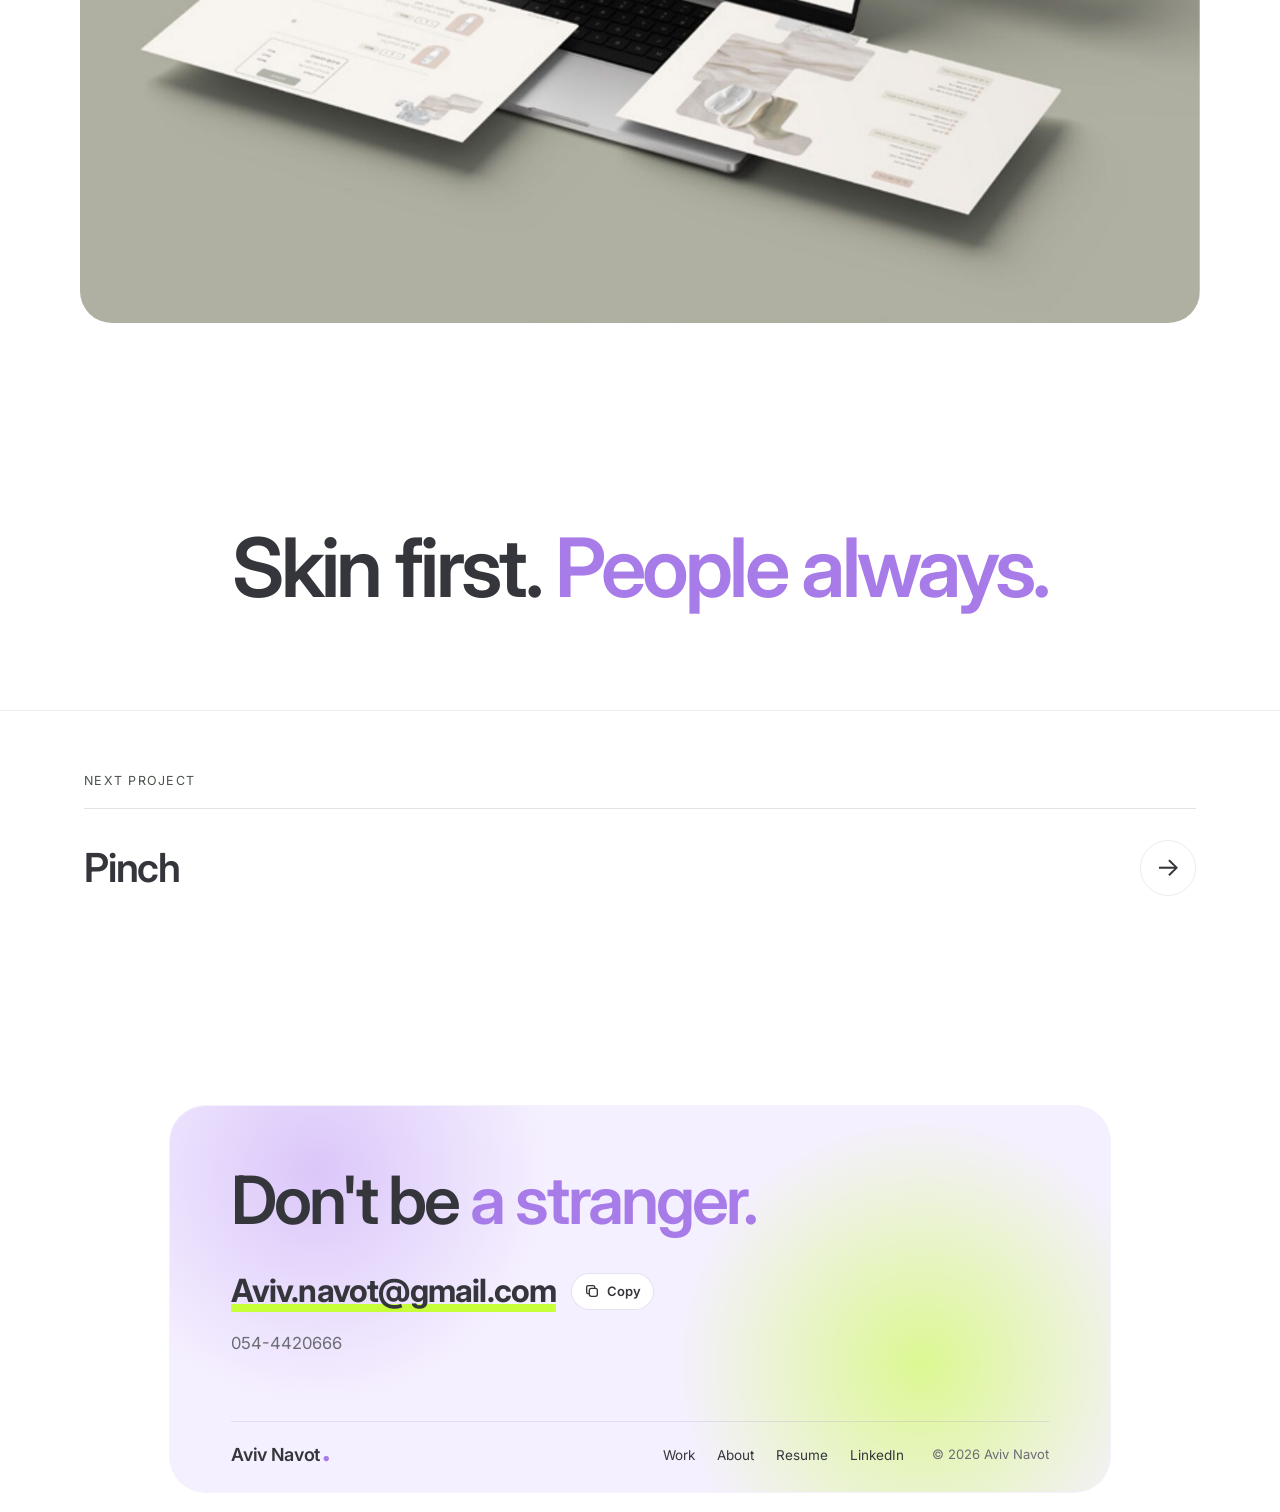
<file: projects/nila.html>
<!DOCTYPE html>
<html lang="en" dir="ltr">
<head>
<meta charset="UTF-8">
<meta name="viewport" content="width=device-width, initial-scale=1.0">
<title>Nila — Aviv Navot</title>
<meta name="description" content="Nila: a website for an independent aesthetician, with treatments, a before-and-after gallery, a shop and a skin diagnosis tool. Web design by Aviv Navot.">
<link rel="preconnect" href="https://fonts.googleapis.com">
<link rel="preconnect" href="https://fonts.gstatic.com" crossorigin>
<link href="https://fonts.googleapis.com/css2?family=Inter:opsz,wght@14..32,400..700&display=swap" rel="stylesheet">
<link rel="stylesheet" href="../css/style.css">
<link rel="stylesheet" href="../css/case-study.css?v=52">
<link rel="icon" href="../favicon.svg" type="image/svg+xml">
<link rel="icon" href="../favicon-32.png" sizes="32x32" type="image/png">
<link rel="apple-touch-icon" href="../apple-touch-icon.png">
  <!-- Microsoft Clarity -->
  <script type="text/javascript">
    (function(c,l,a,r,i,t,y){
        c[a]=c[a]||function(){(c[a].q=c[a].q||[]).push(arguments)};
        t=l.createElement(r);t.async=1;t.src="https://www.clarity.ms/tag/"+i;
        y=l.getElementsByTagName(r)[0];y.parentNode.insertBefore(t,y);
    })(window, document, "clarity", "script", "z78thpeewr");
  </script>
</head>
<body class="cs" data-title-en="Nila — Aviv Navot">

  <header class="nav">
    <div class="nav-inner">
      <a href="../index.html" class="brand">Aviv Navot<span class="dot">.</span></a>
      <button class="nav-toggle" id="navToggle" aria-label="Menu" aria-expanded="false">
        <span></span><span></span><span></span>
      </button>
      <nav class="nav-links" id="navLinks">
        <a href="../index.html#work"><span class="en">Work</span></a>
        <a href="../about.html"><span class="en">About</span></a>
        <a href="../resume.html"><span class="en">Resume</span></a>
      </nav>
    </div>
  </header>

  <main>

  <section class="cs-hero">
    <div class="cs-aurora" aria-hidden="true"><i></i><i></i><i></i><i></i></div>
    <div class="cs-text">
      <div class="cs-hero-copy">
      <h1 data-words>
        <span class="en">Trust, before<br><em>the first visit.</em></span>
      </h1>
      <p class="cs-hero-sub reveal"><span class="en">A website for an independent aesthetician.</span></p>
      <p class="cs-lede"><span class="en">The goal was a digital presence that feels warm, personal and professional, reflects the practitioner's character and builds trust before the first appointment.</span></p>
      </div>
    </div>
    <div class="cs-media">
      <figure class="cs-figure cs-hero-figure reveal"><img src="../images/nila/hero.jpg" alt="The Nila website homepage on a laptop" fetchpriority="high"></figure>
      <div class="cs-meta m3 reveal">
        <div><span class="cs-label"><span class="en">Role</span></span><span class="v"><span class="en">Web Designer</span></span></div>
        <div><span class="cs-label"><span class="en">Category</span></span><span class="v"><span class="en">Beauty &amp; Aesthetics</span></span></div>
        <div><span class="cs-label"><span class="en">Deliverables</span></span><span class="v accent"><span class="en">Website, e-commerce, skin diagnosis tool</span></span></div>
      </div>
    </div>
  </section>

  <section class="cs-sec">
    <div class="cs-text">
      <div class="cs-head reveal">
        <span class="cs-glass g-red" style="--fd:-0.9s" aria-hidden="true"><span class="pane"><span>01</span></span></span>
        <div><span class="cs-pill"><span class="en">The site</span></span></div>
        <h2 class="cs-h2"><span class="en">Elegant, <em>and still human.</em></span></h2>
        <p class="cs-lede"><span class="en">The site includes treatment pages with detailed descriptions, a before-and-after gallery, a shop for skincare products and a skin diagnosis tool. Visually, it balances elegant sophistication with human warmth, in nude tones and a muted grey-green.</span></p>
      </div>
    </div>
    <div class="cs-media" style="margin-top:clamp(40px,5vw,72px)">
      <div class="cs-grid">
        <figure class="cs-figure s12 reveal"><img src="../images/nila/devices.jpg" alt="Nila product page on tablet and phone" loading="lazy"></figure>
        <figure class="cs-figure s12 reveal"><img src="../images/nila/multi.jpg" alt="Nila website: several pages on a laptop and floating screens" loading="lazy"></figure>
      </div>
    </div>
  </section>

  <section class="cs-sec" style="padding-top:0">
    <p class="cs-closing reveal"><span class="en">Skin first. <em>People always.</em></span></p>
  </section>

  </main>

  <section class="next-project">
    <div class="wrap">
      <span class="label"><span class="en">Next project</span></span>
      <a href="pinch.html" class="next-card reveal">
        <h3>Pinch</h3>
        <span class="arrow">→</span>
      </a>
    </div>
  </section>

  <footer class="cta-foot" id="contact">
    <div class="cta-card reveal">
      <span class="cta-aura" aria-hidden="true"></span>
      <h2 class="cta-title">Don't be <em>a stranger.</em></h2>
      <button type="button" class="cta-mail" data-copy="Aviv.navot@gmail.com" aria-label="Copy my email address: Aviv.navot@gmail.com">
        <span class="addr">Aviv.navot@gmail.com</span>
        <span class="cta-tip" aria-live="polite"><svg viewBox="0 0 24 24" aria-hidden="true"><rect x="8" y="8" width="12" height="12" rx="3"/><path d="M16 8V6a2 2 0 0 0-2-2H6a2 2 0 0 0-2 2v8a2 2 0 0 0 2 2h2"/></svg><span class="lbl">Copy</span></span>
      </button>
      <a class="cta-phone" href="tel:0544420666">054-4420666</a>
      <div class="cta-bottom">
        <a href="../index.html" class="brand">Aviv Navot<span class="dot">.</span></a>
        <nav class="cta-links" aria-label="Footer">
          <a href="../index.html#work">Work</a>
          <a href="../about.html">About</a>
          <a href="../resume.html">Resume</a>
          <a href="https://www.linkedin.com/in/aviv-navot-5a4806437" target="_blank" rel="noopener">LinkedIn</a>
        </nav>
        <span class="cta-note">© 2026 Aviv Navot</span>
      </div>
    </div>
  </footer>

  <script src="../js/main.js?v=4"></script>
  <script src="../js/case-study.js?v=49"></script>
</body>
</html>
</file>
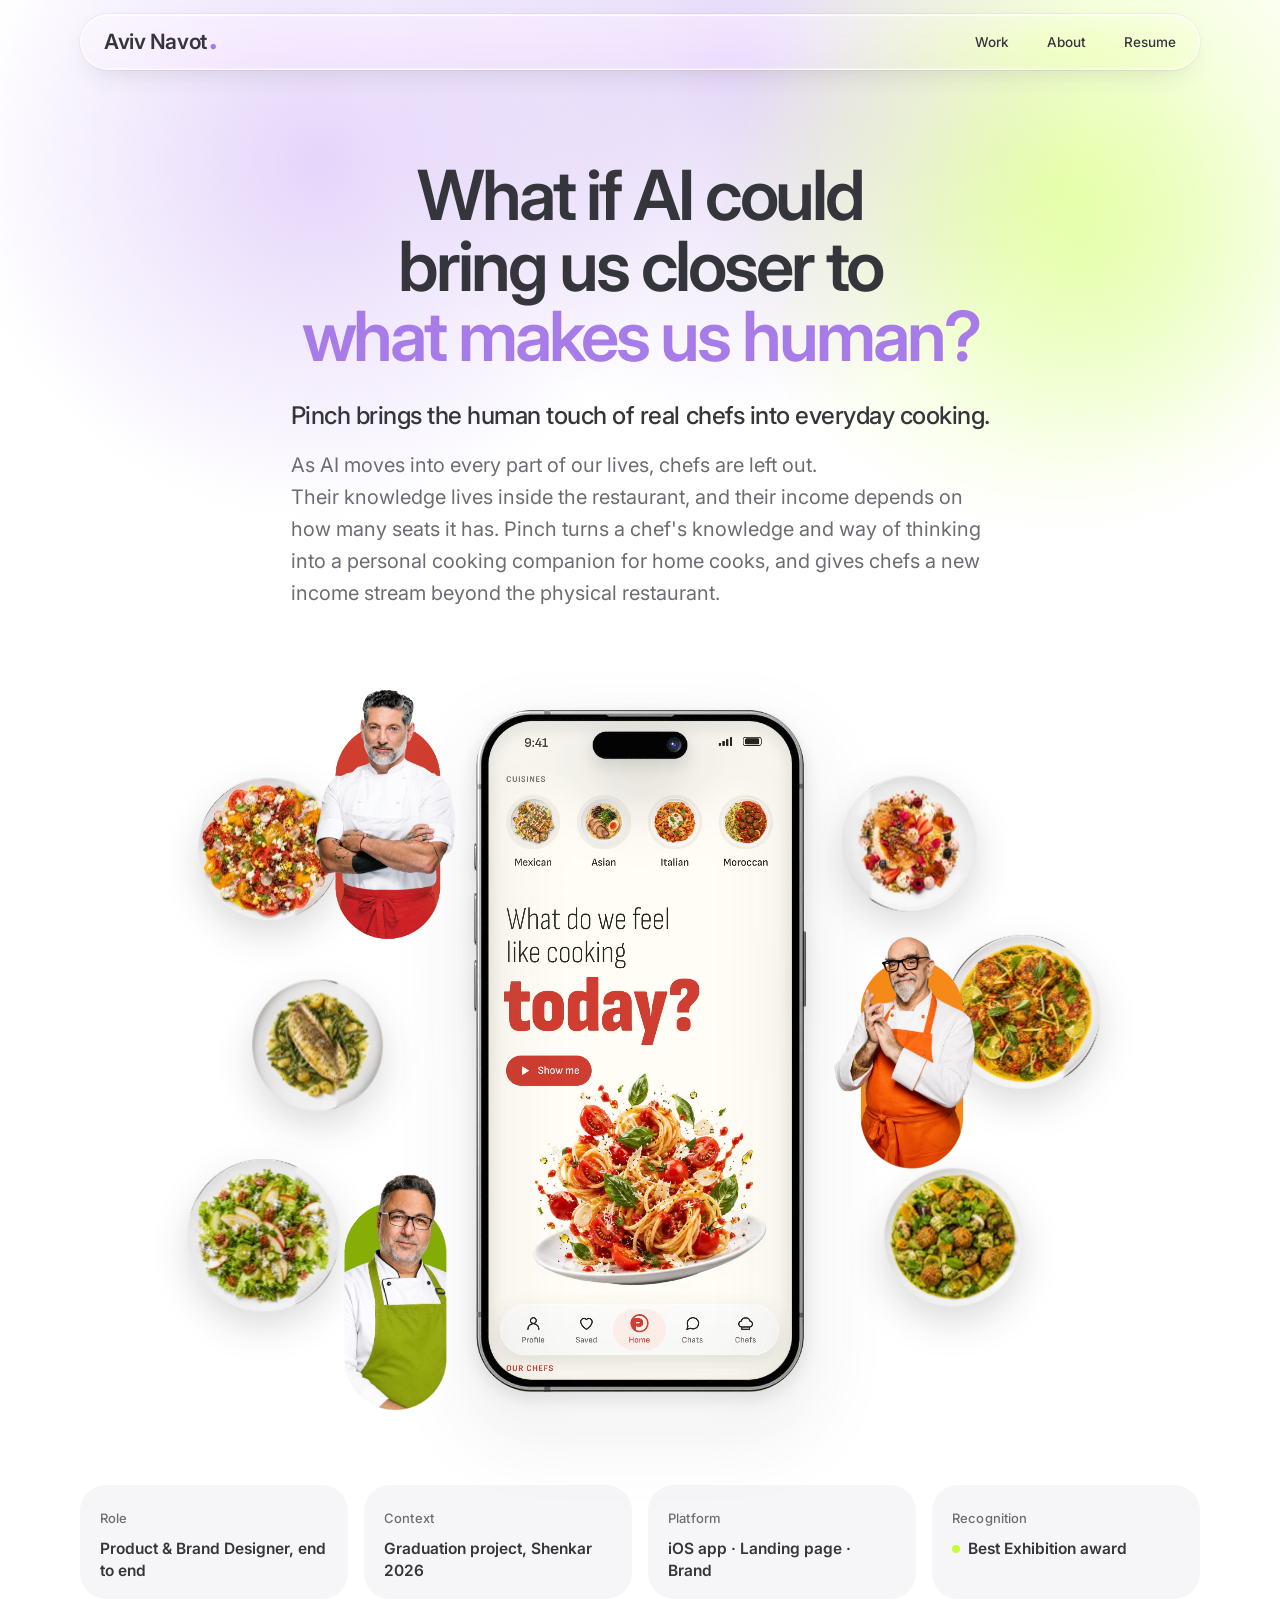
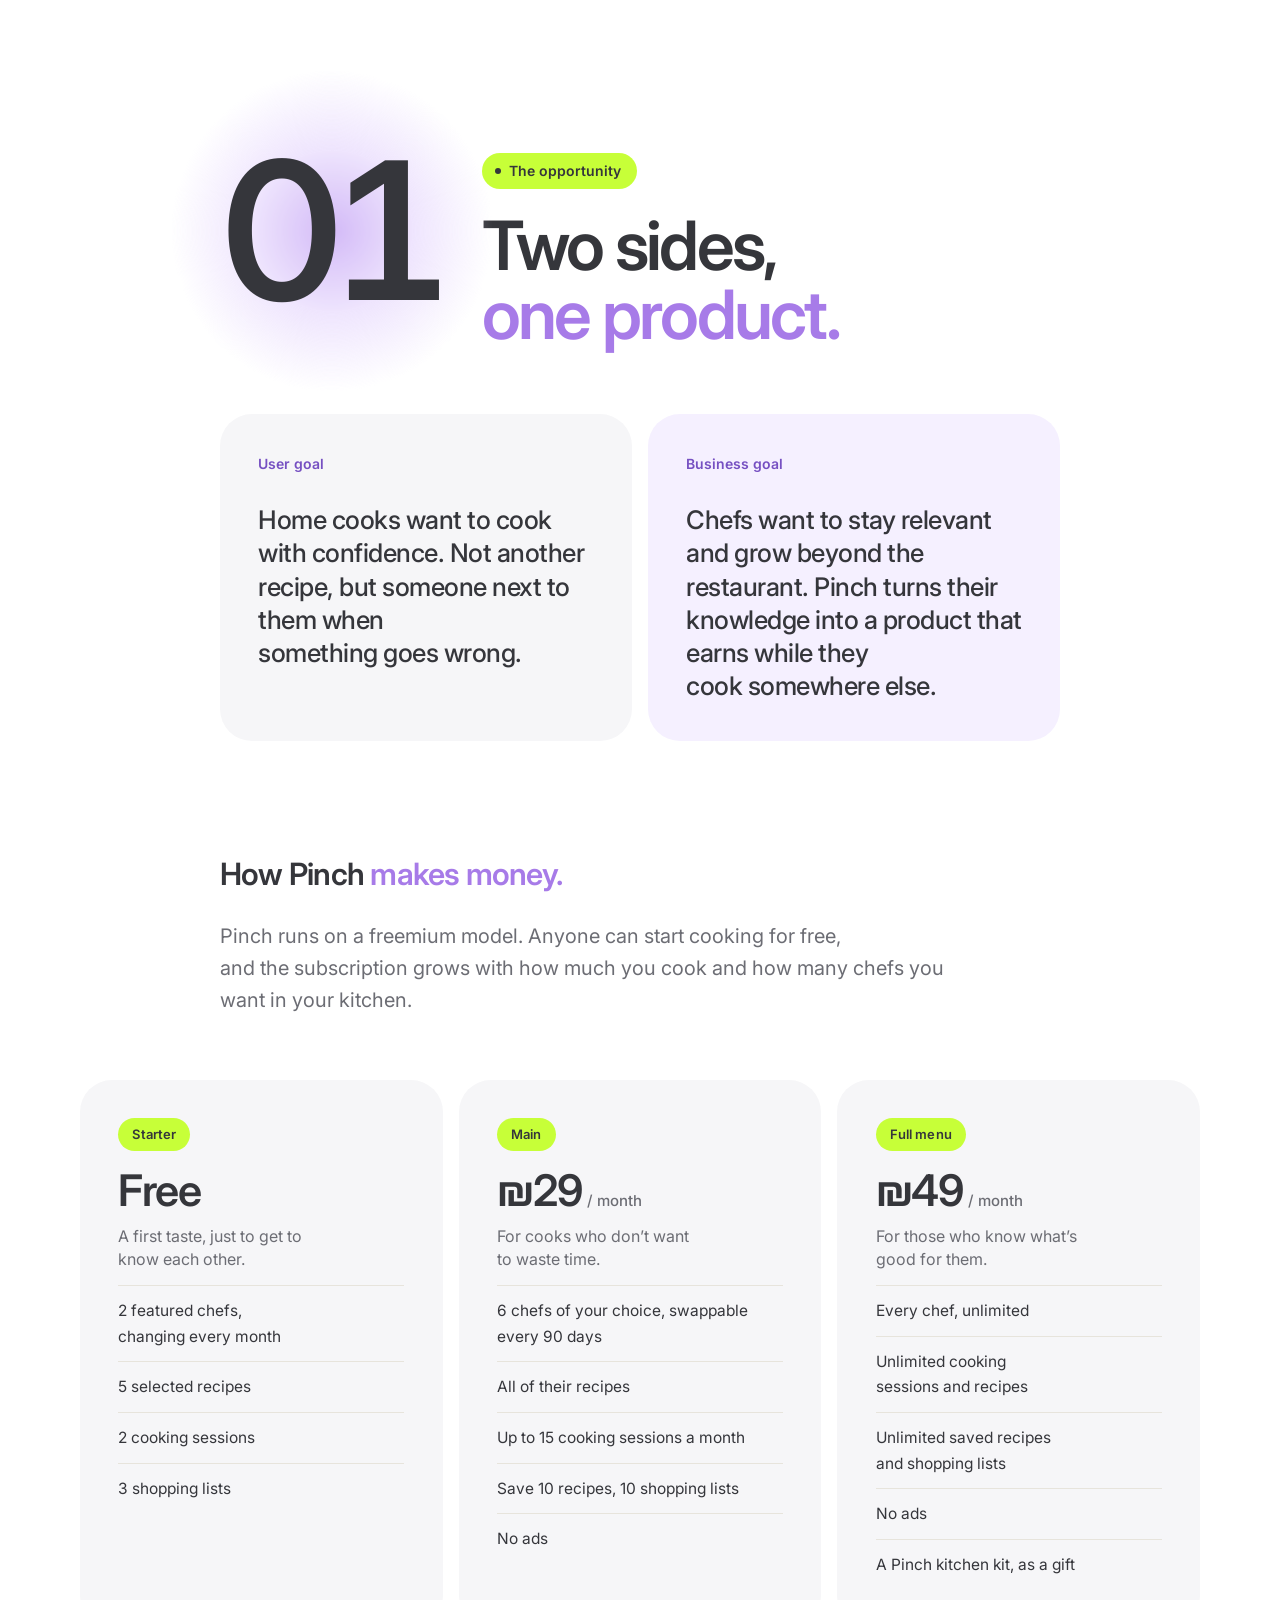
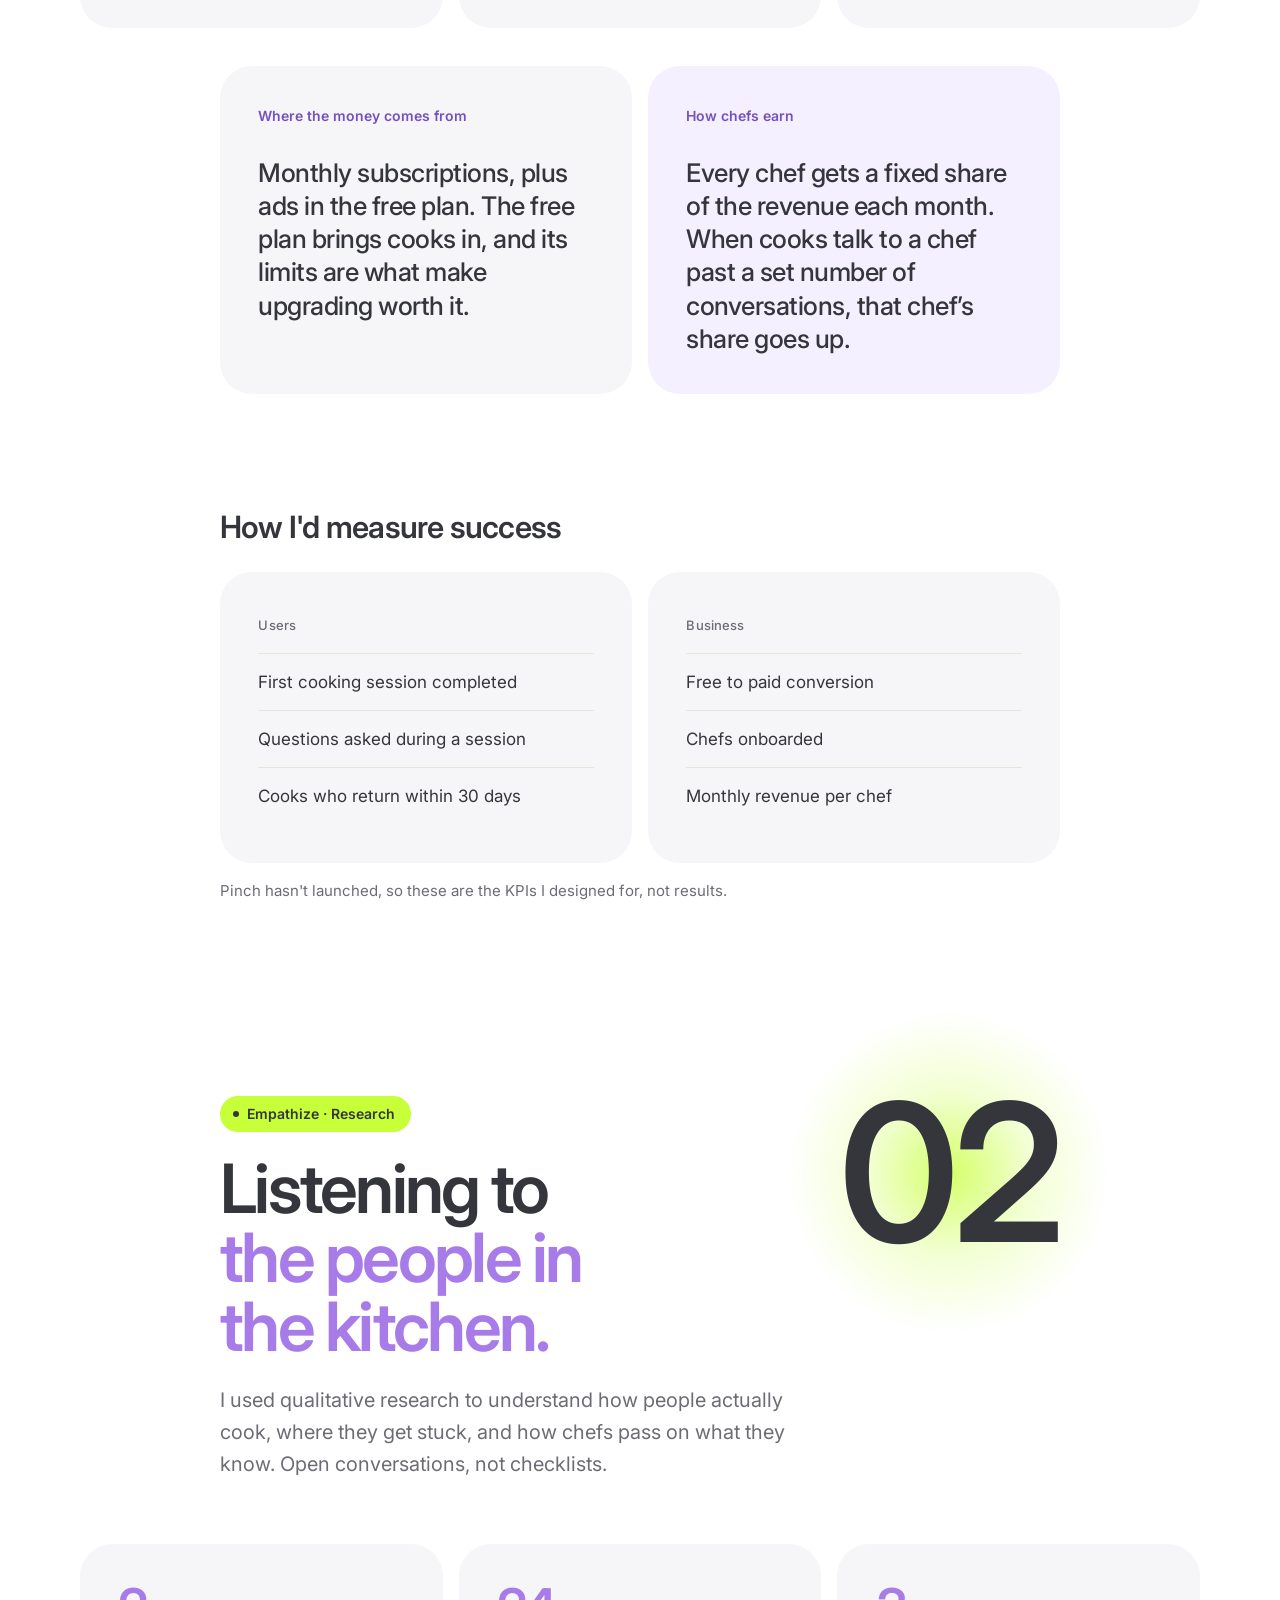
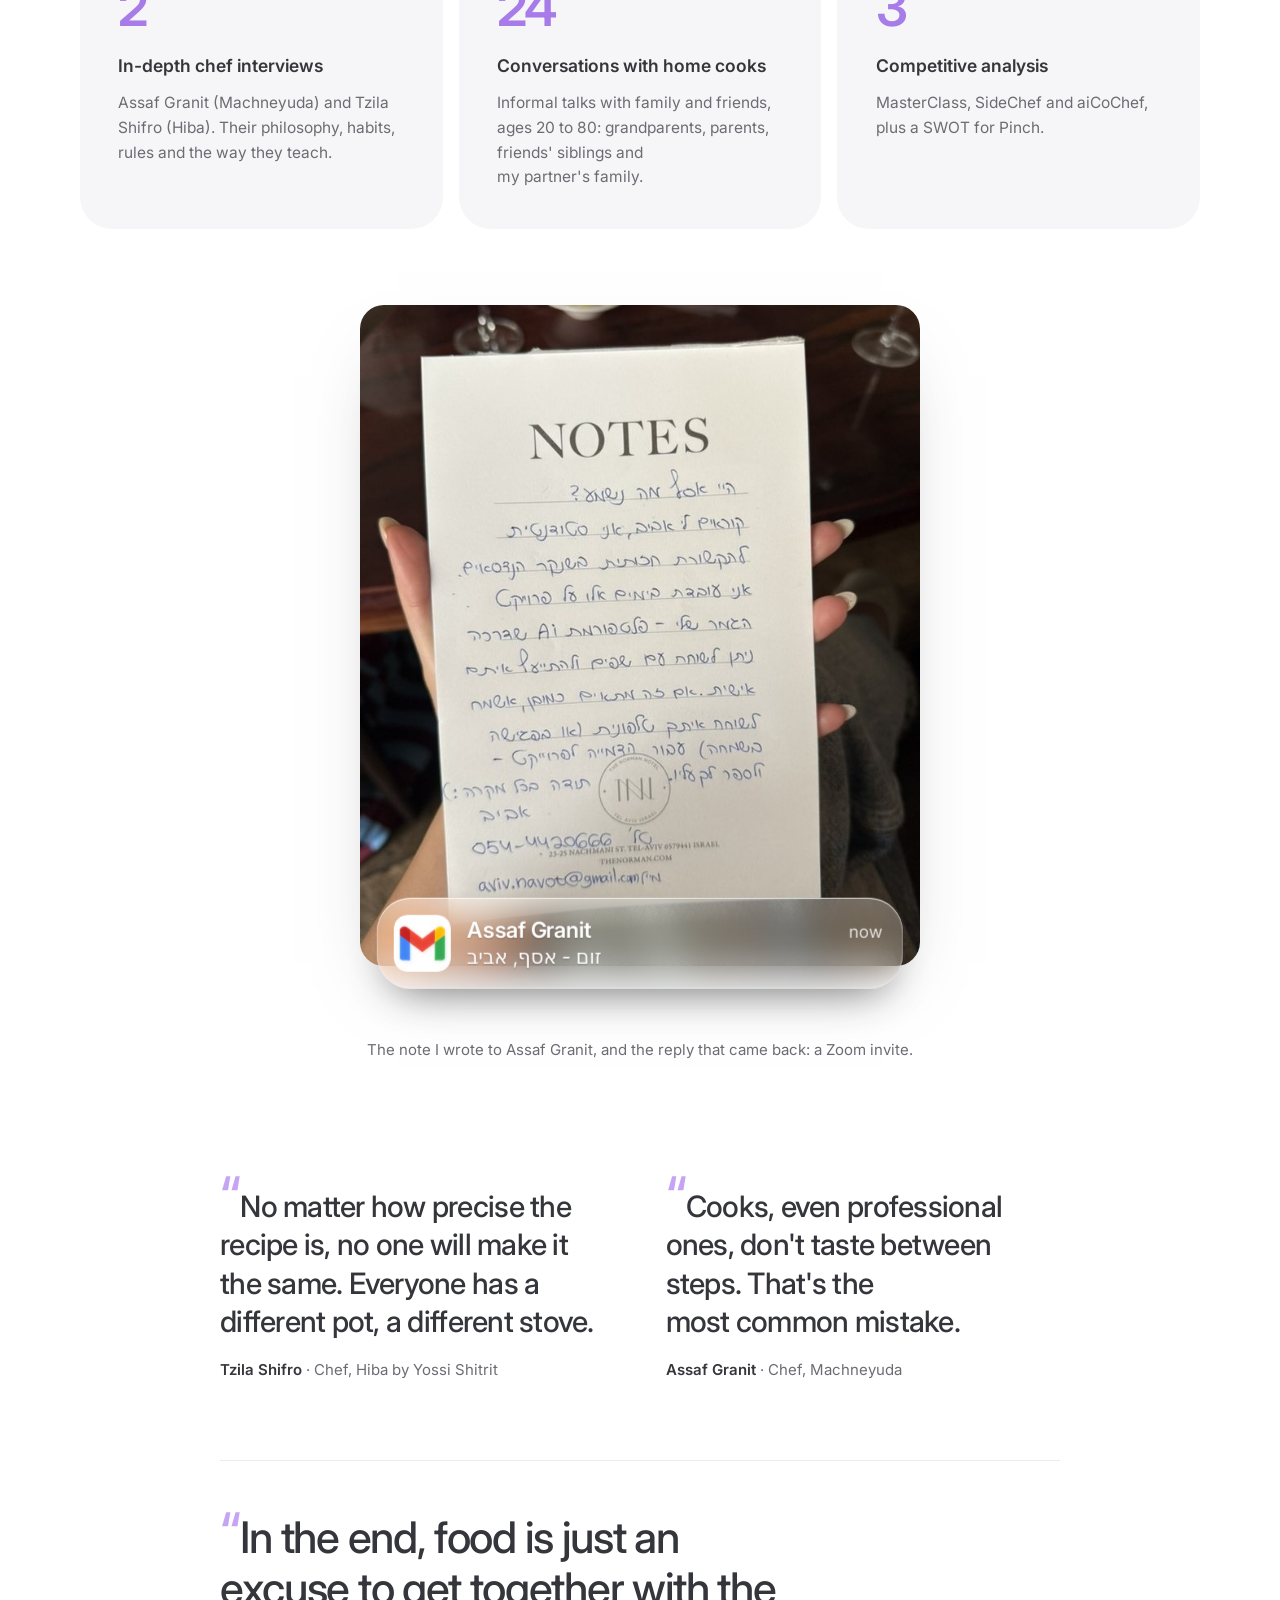
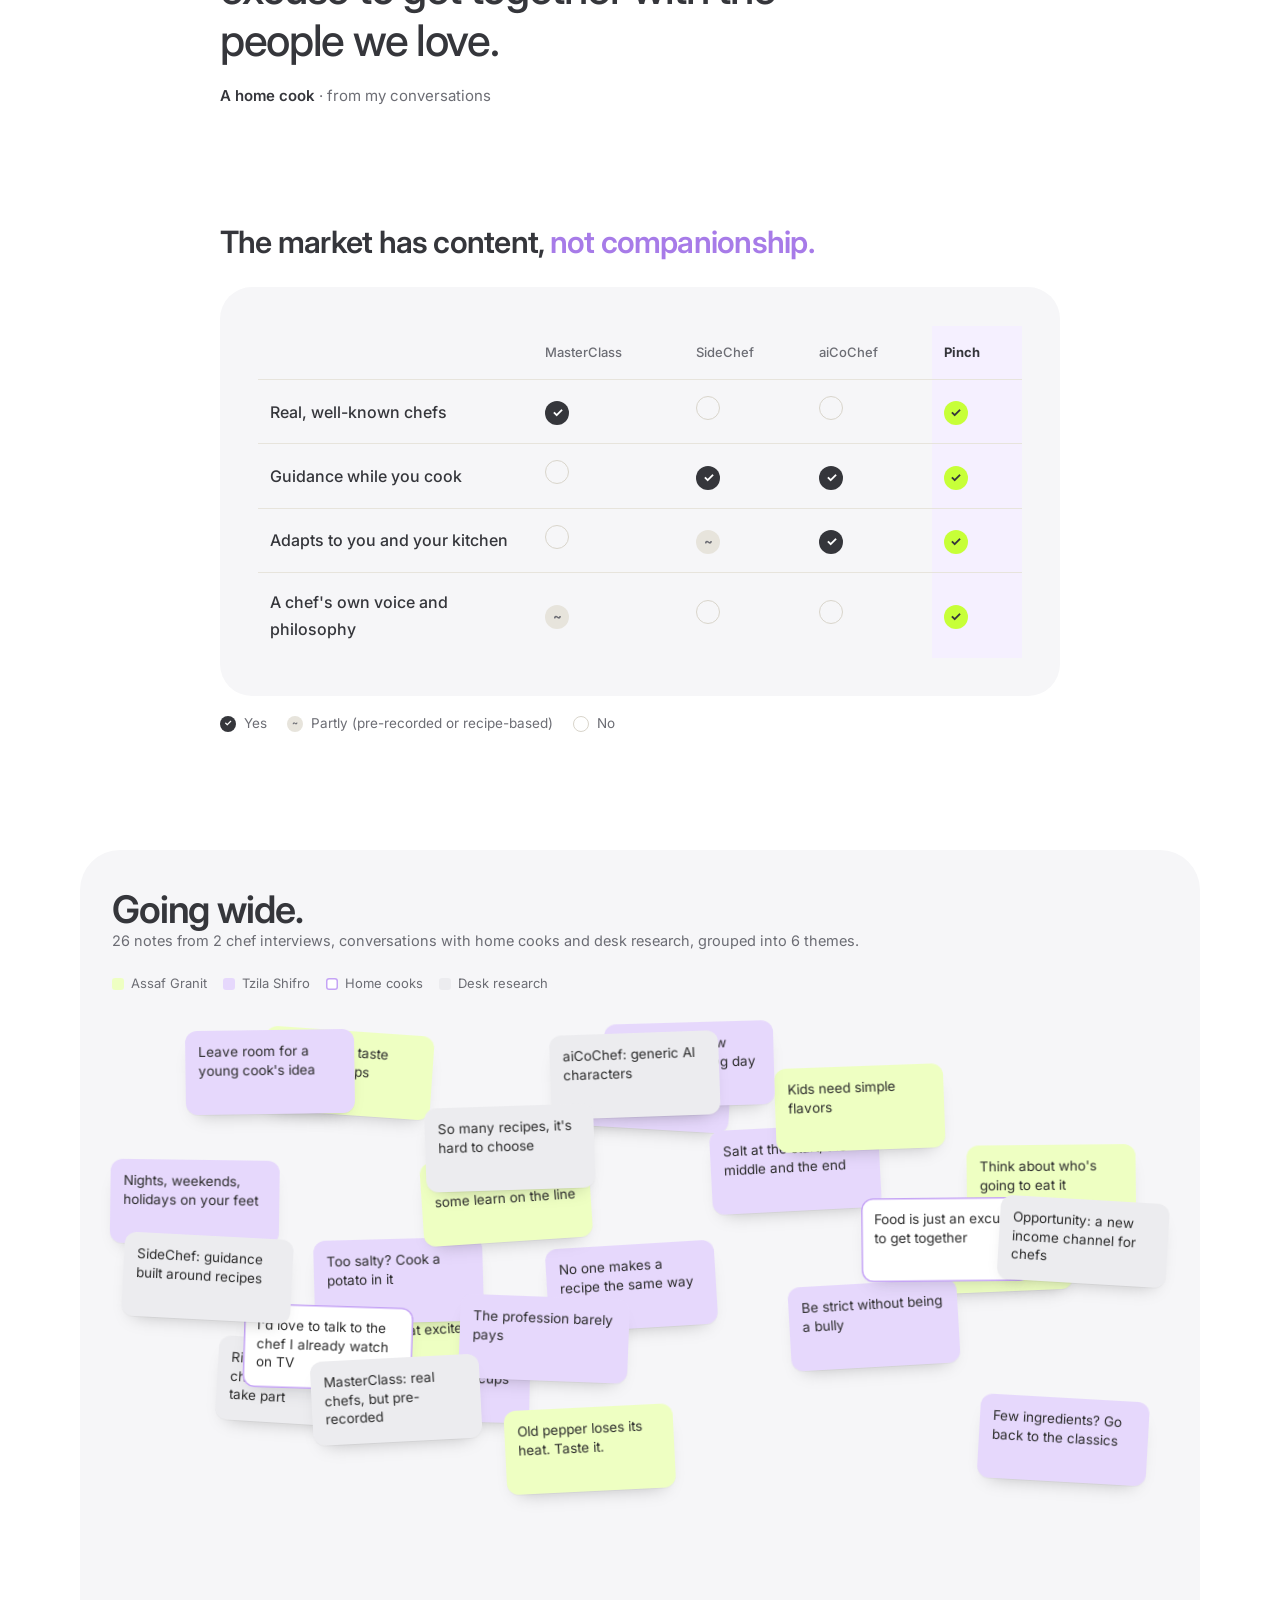
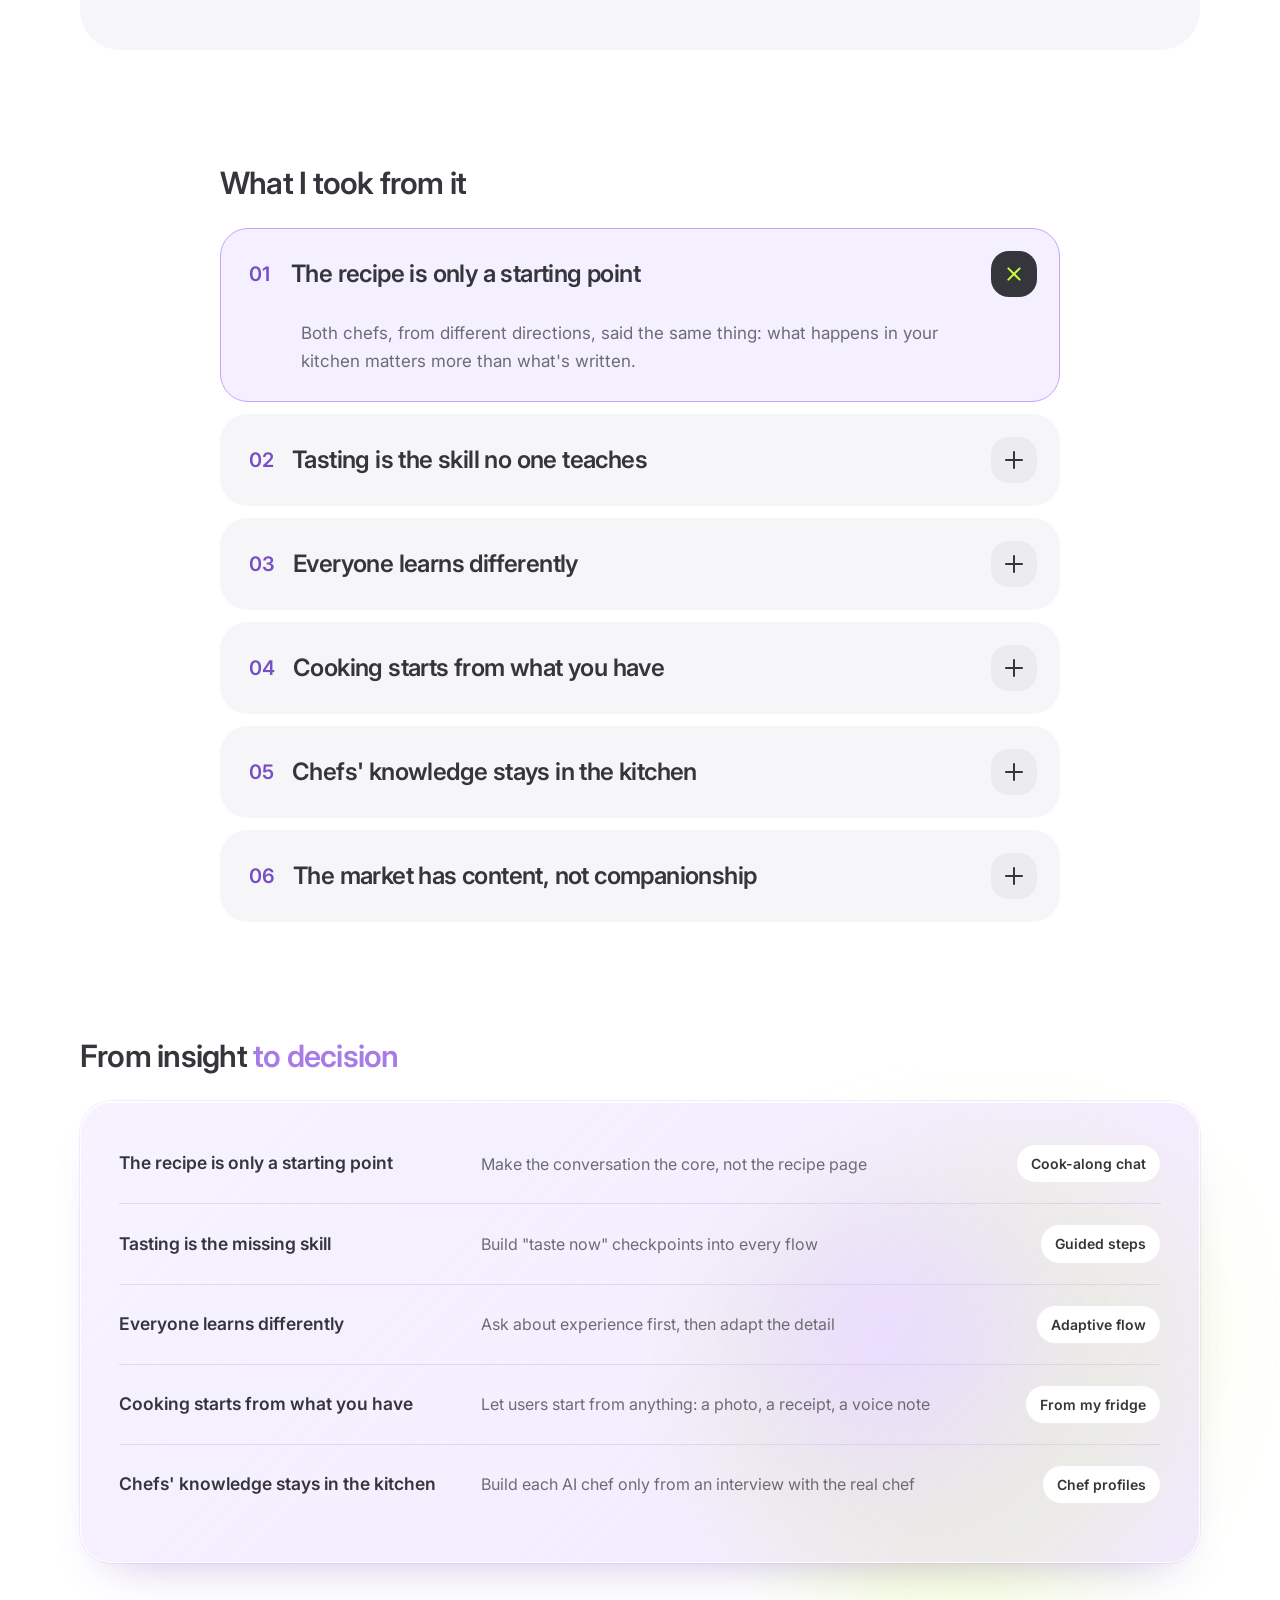
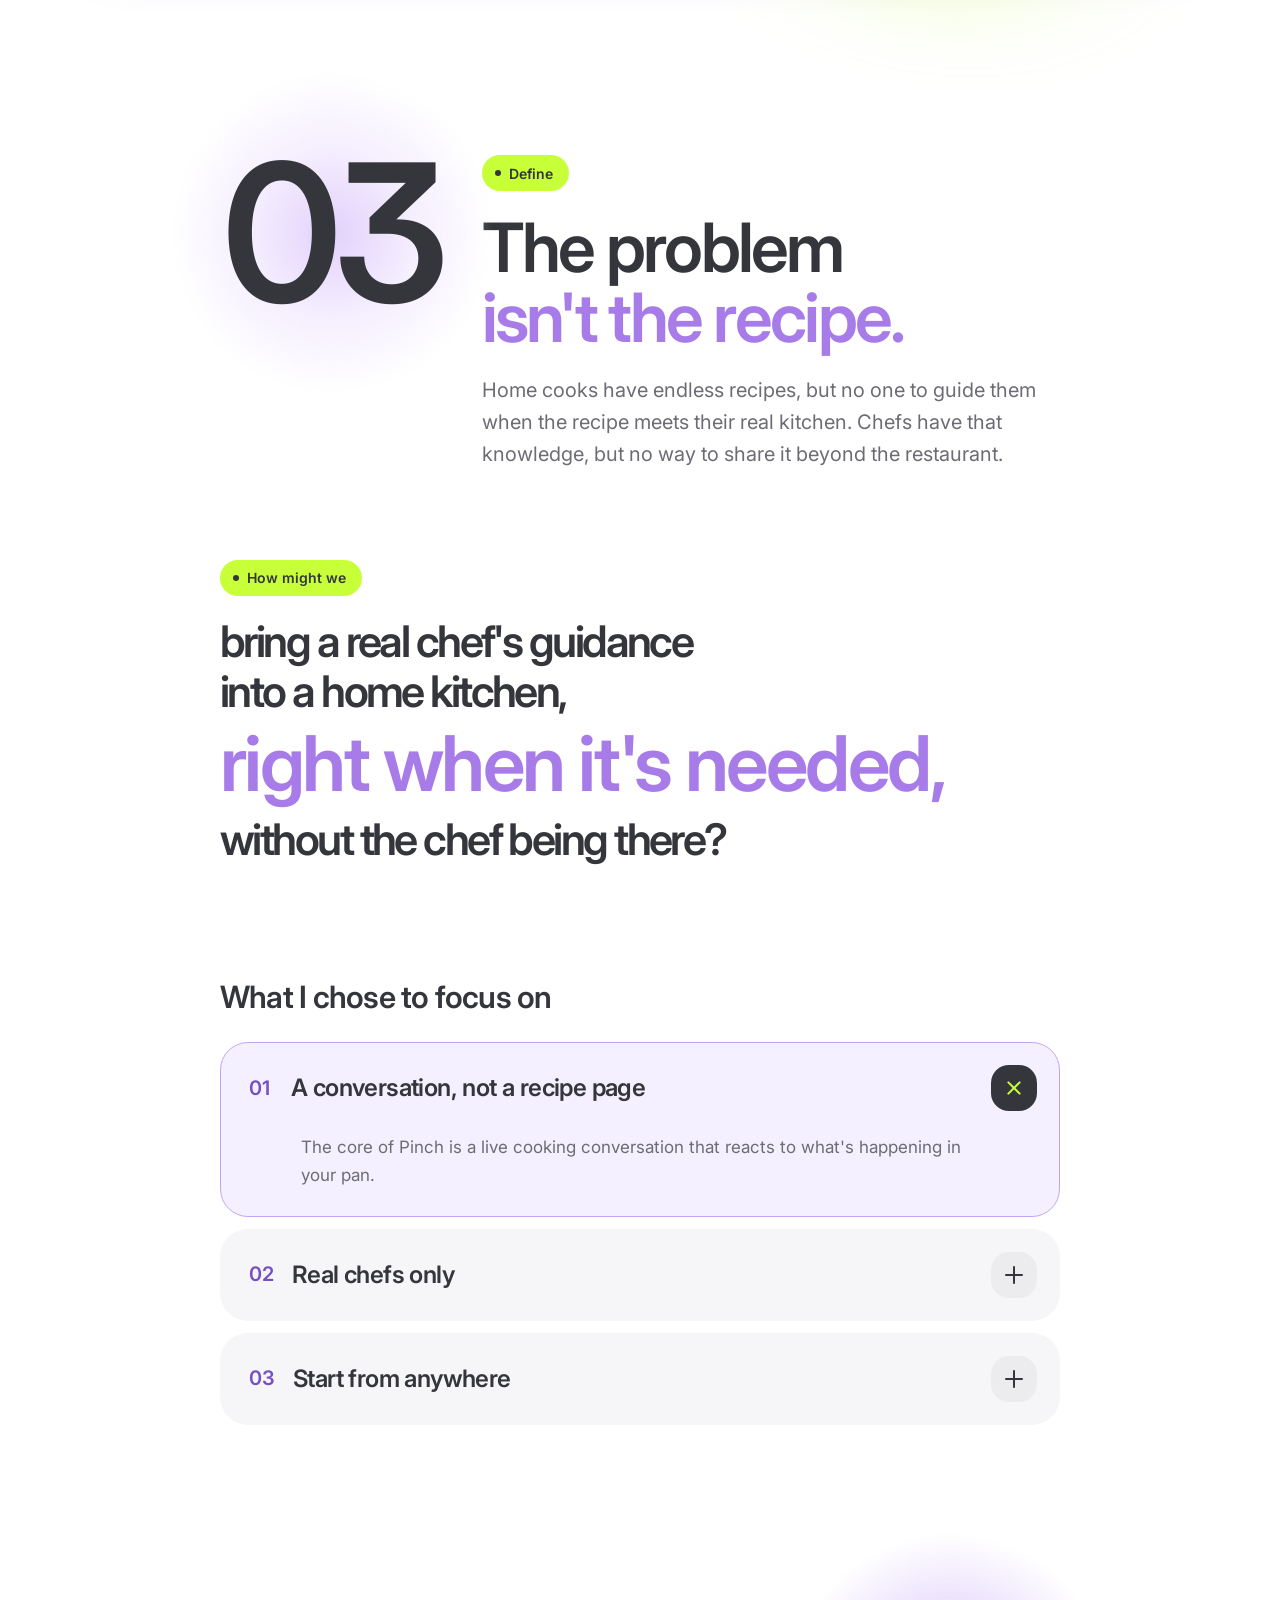
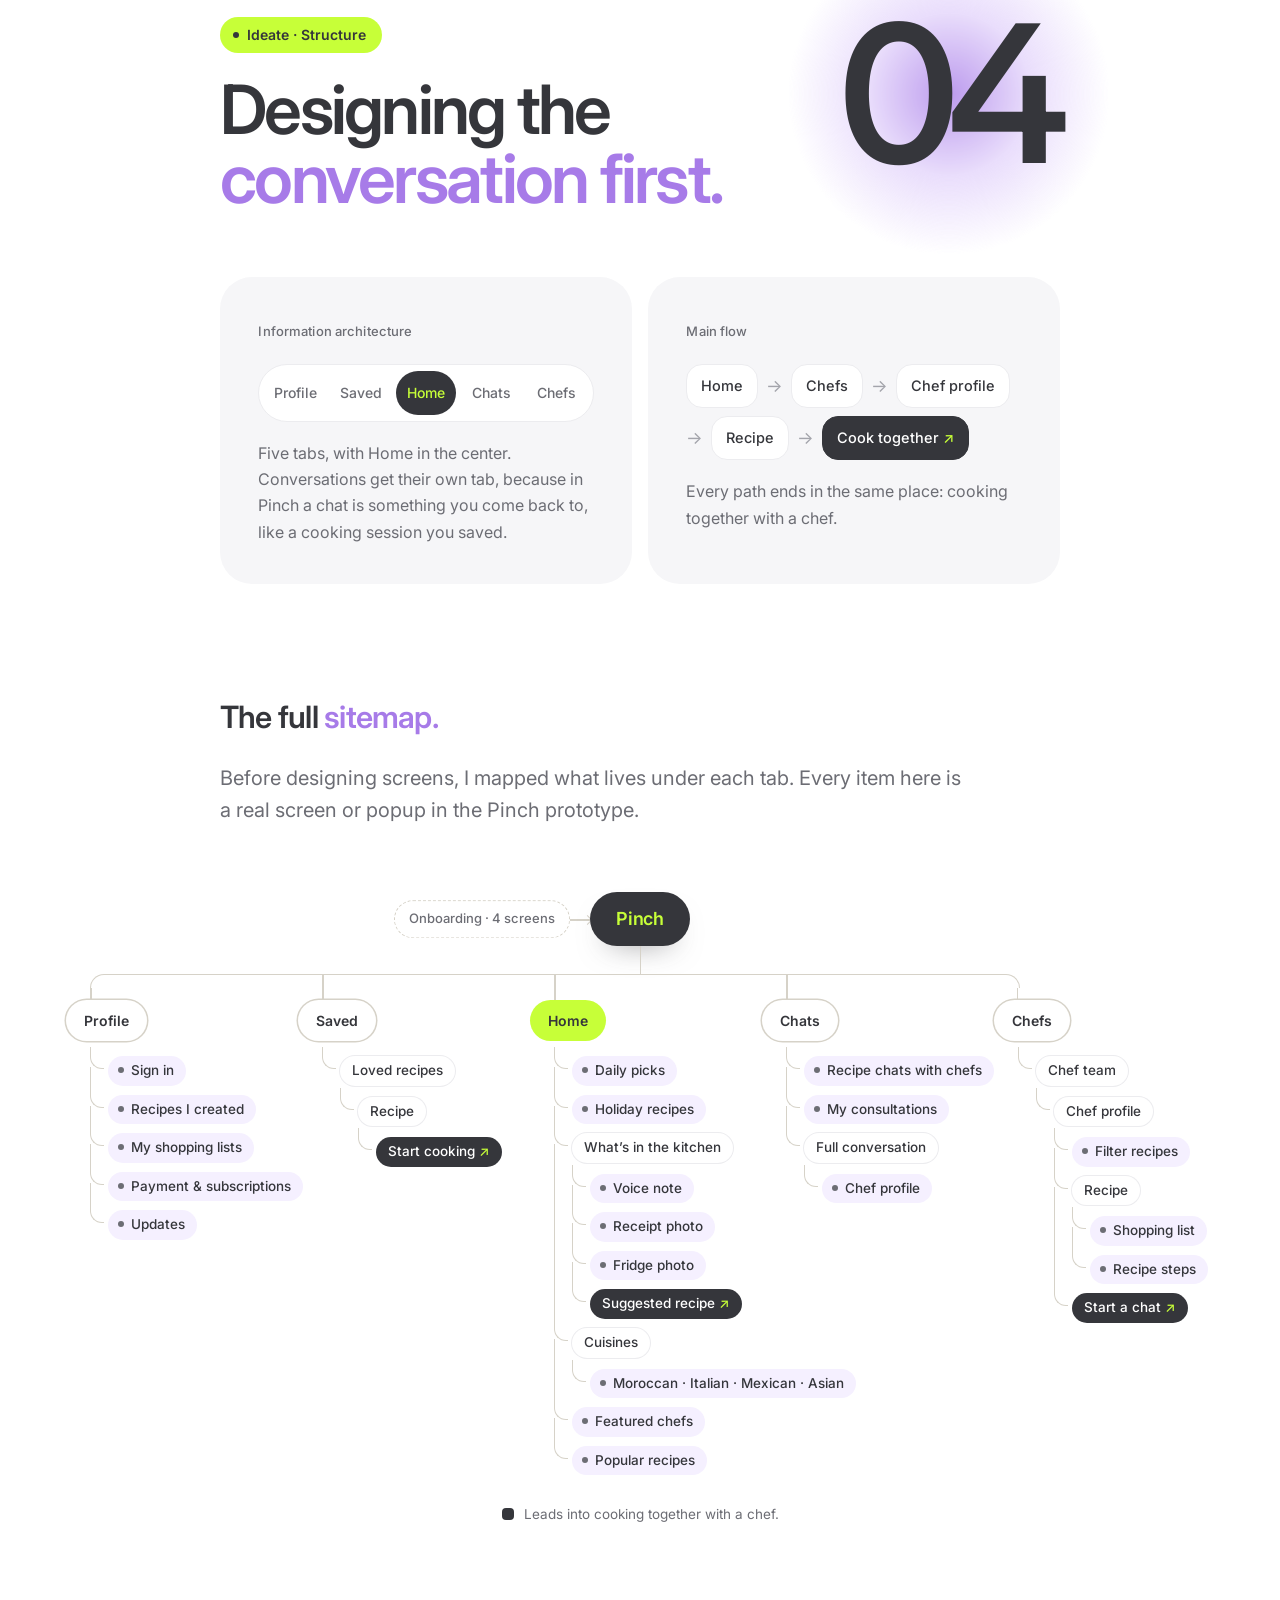
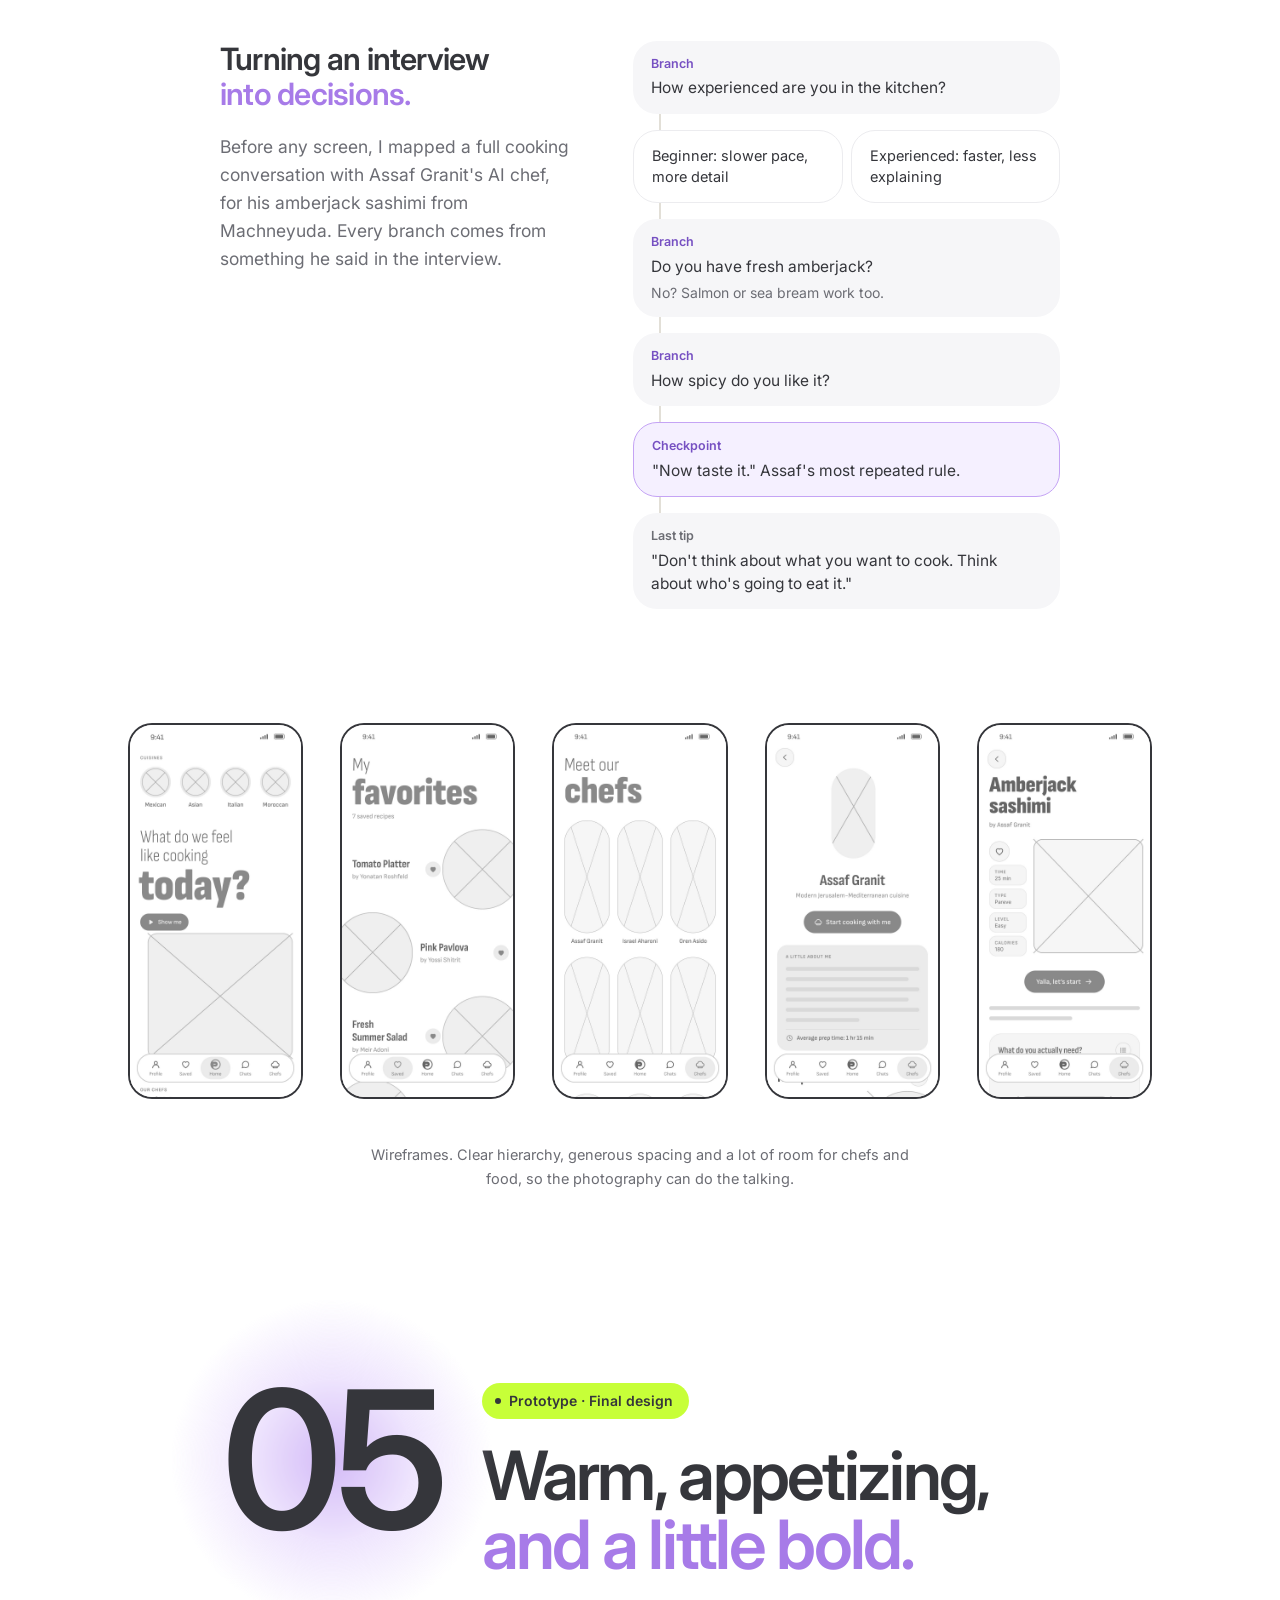
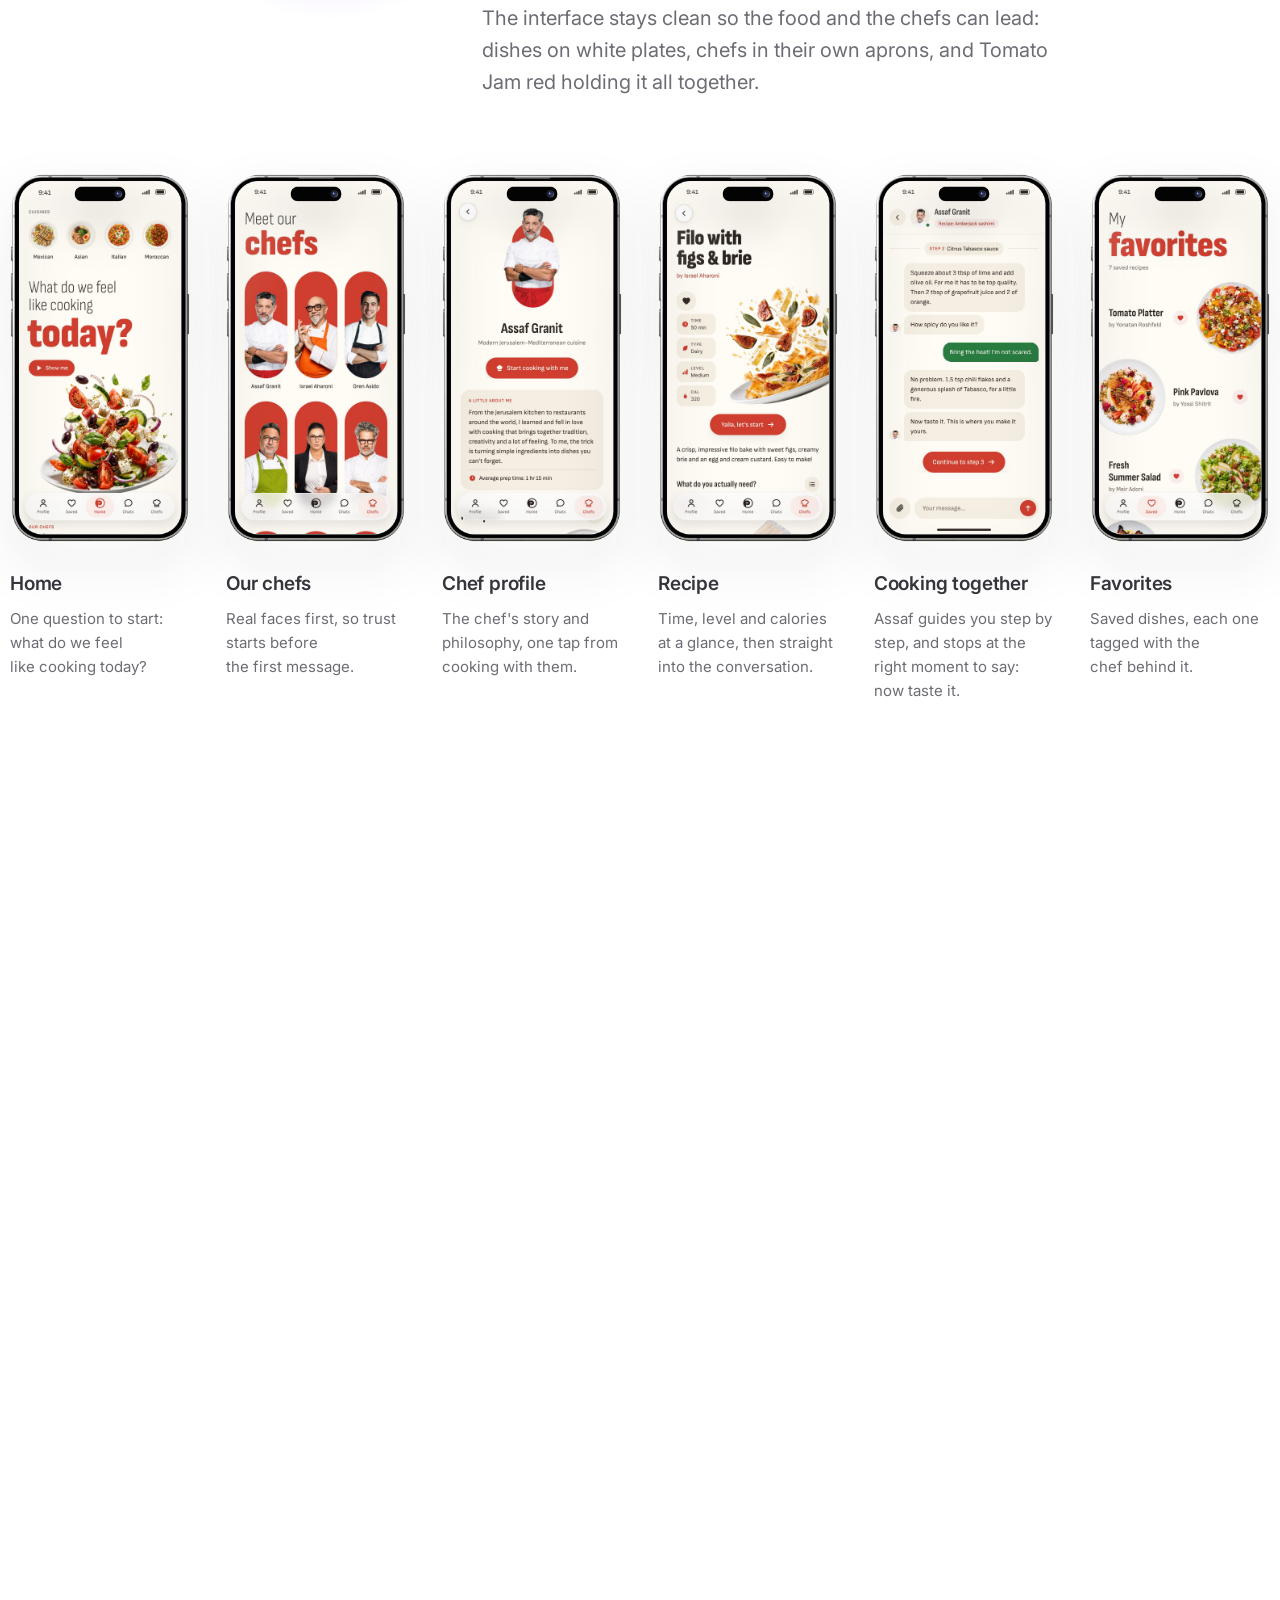
<file: projects/pinch.html>
<!DOCTYPE html>
<html lang="en" dir="ltr">
<head>
<meta charset="UTF-8">
<meta name="viewport" content="width=device-width, initial-scale=1.0">
<title>Pinch — Aviv Navot</title>
<meta name="description" content="Pinch: a case study on turning real chefs' knowledge into a personal cooking companion. Research, product thinking, UX and brand by Aviv Navot.">
<link rel="preconnect" href="https://fonts.googleapis.com">
<link rel="preconnect" href="https://fonts.gstatic.com" crossorigin>
<link href="https://fonts.googleapis.com/css2?family=Inter:opsz,wght@14..32,400..700&display=swap" rel="stylesheet">
<link rel="stylesheet" href="../css/style.css">
<link rel="stylesheet" href="../css/case-study.css?v=52">
<link rel="preload" as="image" href="../images/pinch/v2/home-loop-poster.jpg?v=5">
<link rel="icon" href="../favicon.svg" type="image/svg+xml">
<link rel="icon" href="../favicon-32.png" sizes="32x32" type="image/png">
<link rel="apple-touch-icon" href="../apple-touch-icon.png">
  <!-- Microsoft Clarity -->
  <script type="text/javascript">
    (function(c,l,a,r,i,t,y){
        c[a]=c[a]||function(){(c[a].q=c[a].q||[]).push(arguments)};
        t=l.createElement(r);t.async=1;t.src="https://www.clarity.ms/tag/"+i;
        y=l.getElementsByTagName(r)[0];y.parentNode.insertBefore(t,y);
    })(window, document, "clarity", "script", "z78thpeewr");
  </script>
</head>
<body class="cs" data-title-en="Pinch — Aviv Navot">

  <header class="nav">
    <div class="nav-inner">
      <a href="../index.html" class="brand">Aviv Navot<span class="dot">.</span></a>
      <button class="nav-toggle" id="navToggle" aria-label="Menu" aria-expanded="false">
        <span></span><span></span><span></span>
      </button>
      <nav class="nav-links" id="navLinks">
        <a href="../index.html#work"><span class="en">Work</span></a>
        <a href="../about.html"><span class="en">About</span></a>
        <a href="../resume.html"><span class="en">Resume</span></a>
      </nav>
    </div>
  </header>

  <main>

  <!-- ================= HERO ================= -->
  <section class="cs-hero">
    <div class="cs-aurora" aria-hidden="true"><i></i><i></i><i></i><i></i></div>
    <div class="cs-text">
      <div class="cs-hero-copy">
      <h1 data-words>
        <span class="en">What if AI could bring us closer to<br><em>what makes us human?</em></span>
      </h1>
      <p class="cs-hero-sub reveal"><span class="en">Pinch brings the human touch of real chefs into everyday cooking.</span></p>
      <p class="cs-lede">
        <span class="en">As AI moves into every part of our lives, chefs are left out.<br class="d-br"> Their knowledge lives inside the restaurant, and their income depends on how many seats it has. Pinch turns a chef's knowledge and way of thinking into a personal cooking companion for home cooks, and gives chefs a new income stream beyond the physical restaurant.</span>
        
      </p>
      </div>
    </div>
    <div class="cs-media">
      <div class="cs-stage reveal" role="img" aria-label="The Pinch home screen on an iPhone, dishes changing in a loop, with chefs Assaf Granit, Haim Cohen and Israel Aharoni and dishes from the app around it">
        <img class="st-dish st-l st-tomato" src="../images/pinch/v2/plate-tomato.webp" alt="" aria-hidden="true">
        <img class="st-dish st-l st-fish" src="../images/pinch/v2/plate-fish.webp" alt="" aria-hidden="true">
        <img class="st-dish st-l st-salad" src="../images/pinch/v2/plate-salad.webp" alt="" aria-hidden="true">
        <img class="st-dish st-r st-pavlova" src="../images/pinch/v2/plate-pavlova.webp" alt="" aria-hidden="true">
        <img class="st-dish st-r st-curry" src="../images/pinch/v2/plate-curry.webp" alt="" aria-hidden="true">
        <img class="st-dish st-r st-green" src="../images/pinch/v2/plate-green.webp" alt="" aria-hidden="true">
        <img class="st-chef st-assaf" src="../images/pinch/v2/chef-assaf.webp" alt="" aria-hidden="true">
        <img class="st-chef st-aharoni" src="../images/pinch/v2/chef-aharoni.webp" alt="" aria-hidden="true">
        <img class="st-chef st-haim" src="../images/pinch/v2/chef-haim.webp" alt="" aria-hidden="true">
        <div class="st-phone">
          <div class="st-screen">
            <video autoplay muted loop playsinline preload="auto" poster="../images/pinch/v2/home-loop-poster.jpg?v=5">
              <source src="../images/pinch/v2/home-loop.mp4?v=5" type="video/mp4">
              <source src="../images/pinch/v2/home-loop.webm?v=5" type="video/webm">
            </video>
          </div>
        </div>
      </div>
      <div class="cs-meta reveal">
        <div><span class="cs-label"><span class="en">Role</span></span><span class="v"><span class="en">Product &amp; Brand Designer, end to end</span></span></div>
        <div><span class="cs-label"><span class="en">Context</span></span><span class="v"><span class="en">Graduation project, Shenkar 2026</span></span></div>
        <div><span class="cs-label"><span class="en">Platform</span></span><span class="v"><span class="en">iOS app · Landing page · Brand</span></span></div>
        <div><span class="cs-label"><span class="en">Recognition</span></span><span class="v accent"><span class="en">Best Exhibition award</span></span></div>
      </div>
    </div>
  </section>

  <!-- ================= 1 OPPORTUNITY ================= -->
  <section class="cs-sec">
    <div class="cs-text">
      <div class="cs-head reveal">
        <span class="cs-glass g-red" style="--fd:-0.9s" aria-hidden="true"><span class="pane"><span>01</span></span></span>
        <div><span class="cs-pill"><span class="en">The opportunity</span></span></div>
        <h2 class="cs-h2"><span class="en">Two sides, <em>one product.</em></span></h2>
      </div>
      <div class="cs-two">
        <div class="cs-card cs-goal reveal">
          <span class="who"><span class="en">User goal</span></span>
          <p><span class="en">Home cooks want to cook with confidence. Not another recipe, but someone next to them when something goes wrong.</span></p>
        </div>
        <div class="cs-card cs-goal reveal">
          <span class="who"><span class="en">Business goal</span></span>
          <p><span class="en">Chefs want to stay relevant and grow beyond the restaurant. Pinch turns their knowledge into a product that earns while they cook somewhere else.</span></p>
        </div>
      </div>

      <div class="cs-sub">
        <h3 class="cs-h3 reveal"><span class="en">How Pinch <em>makes money.</em></span></h3>
        <p class="cs-lede reveal"><span class="en">Pinch runs on a freemium model. Anyone can start cooking for free, and&nbsp;the&nbsp;subscription grows with how much you cook and how many chefs you want in your kitchen.</span></p>
        <div class="cs-three cs-plans">
          <div class="cs-card cs-plan reveal">
            <span class="cs-label"><span class="en">Starter</span></span>
            <p class="price"><span class="en">Free</span></p>
            <p class="tag"><span class="en">A first taste, just to get to know each other.</span></p>
            <ul class="cs-kpi-list">
              <li><span class="en">2 featured chefs, changing every month</span></li>
              <li><span class="en">5 selected recipes</span></li>
              <li><span class="en">2 cooking sessions</span></li>
              <li><span class="en">3 shopping lists</span></li>
            </ul>
          </div>
          <div class="cs-card cs-plan reveal">
            <span class="cs-label"><span class="en">Main</span></span>
            <p class="price"><span class="en">₪29</span><small><span class="en">/ month</span></small></p>
            <p class="tag"><span class="en">For cooks who don’t want to waste time.</span></p>
            <ul class="cs-kpi-list">
              <li><span class="en">6 chefs of your choice, swappable every 90 days</span></li>
              <li><span class="en">All of their recipes</span></li>
              <li><span class="en">Up to 15 cooking sessions a month</span></li>
              <li><span class="en">Save 10 recipes, 10 shopping lists</span></li>
              <li><span class="en">No ads</span></li>
            </ul>
          </div>
          <div class="cs-card cs-plan reveal">
            <span class="cs-label"><span class="en">Full menu</span></span>
            <p class="price"><span class="en">₪49</span><small><span class="en">/ month</span></small></p>
            <p class="tag"><span class="en">For those who know what’s good for them.</span></p>
            <ul class="cs-kpi-list">
              <li><span class="en">Every chef, unlimited</span></li>
              <li><span class="en">Unlimited cooking sessions and recipes</span></li>
              <li><span class="en">Unlimited saved recipes and shopping lists</span></li>
              <li><span class="en">No ads</span></li>
              <li><span class="en">A Pinch kitchen kit, as a gift</span></li>
            </ul>
          </div>
        </div>
        <div class="cs-two" style="margin-top:clamp(28px,3vw,40px)">
          <div class="cs-card cs-goal reveal">
            <span class="who"><span class="en">Where the money comes from</span></span>
            <p><span class="en">Monthly subscriptions, plus ads in the free plan. The free plan brings cooks in, and its limits are what make upgrading worth it.</span></p>
          </div>
          <div class="cs-card cs-goal reveal">
            <span class="who"><span class="en">How chefs earn</span></span>
            <p><span class="en">Every chef gets a fixed share of the revenue each month. When cooks talk to a chef past a set number of conversations, that chef’s share goes up.</span></p>
          </div>
        </div>
      </div>

      <div class="cs-sub">
        <h3 class="cs-h3 reveal"><span class="en">How I'd measure success</span></h3>
        <div class="cs-two" style="margin-top:28px">
          <div class="cs-card reveal">
            <span class="cs-label"><span class="en">Users</span></span>
            <ul class="cs-kpi-list">
              <li><span class="en">First cooking session completed</span></li>
              <li><span class="en">Questions asked during a session</span></li>
              <li><span class="en">Cooks who return within 30 days</span></li>
            </ul>
          </div>
          <div class="cs-card reveal">
            <span class="cs-label"><span class="en">Business</span></span>
            <ul class="cs-kpi-list">
              <li><span class="en">Free to paid conversion</span></li>
              <li><span class="en">Chefs onboarded</span></li>
              <li><span class="en">Monthly revenue per chef</span></li>
            </ul>
          </div>
        </div>
        <p class="cs-note-text reveal"><span class="en">Pinch hasn't launched, so these are the KPIs I designed for, not results.</span></p>
      </div>
    </div>
  </section>

  <!-- ================= 2 RESEARCH ================= -->
  <section class="cs-sec">
    <div class="cs-text">
      <div class="cs-head flip reveal">
        <span class="cs-glass g-rose" style="--fd:-1.8s" aria-hidden="true"><span class="pane"><span>02</span></span></span>
        <div><span class="cs-pill"><span class="en">Empathize · Research</span></span></div>
        <h2 class="cs-h2"><span class="en">Listening to <em>the people in the kitchen.</em></span></h2>
        <p class="cs-lede"><span class="en">I used qualitative research to understand how people actually cook, where they get stuck, and how chefs pass on what they know. Open conversations, not checklists.</span></p>
      </div>
    </div>
    <div class="cs-media">
      <div class="cs-three">
        <div class="cs-card cs-method reveal">
          <span class="big">2</span>
          <span class="t"><span class="en">In-depth chef interviews</span></span>
          <span class="d"><span class="en">Assaf Granit (Machneyuda) and Tzila Shifro (Hiba). Their philosophy, habits, rules and the way they teach.</span></span>
        </div>
        <div class="cs-card cs-method reveal">
          <span class="big">24</span>
          <span class="t"><span class="en">Conversations with home cooks</span></span>
          <span class="d"><span class="en">Informal talks with family and friends, ages 20 to 80: grandparents, parents, friends' siblings and my partner's family.</span></span>
        </div>
        <div class="cs-card cs-method reveal">
          <span class="big">3</span>
          <span class="t"><span class="en">Competitive analysis</span></span>
          <span class="d"><span class="en">MasterClass, SideChef and aiCoChef, plus a SWOT for Pinch.</span></span>
        </div>
      </div>
      <div class="cs-proof" data-proof>
        <figure class="pf-photo">
          <img src="../images/pinch/v2/assaf-note.jpg?v=3" alt="My handwritten note to Assaf Granit introducing myself and Pinch, asking to talk by phone or meet" loading="lazy">
          <div class="pf-notif" role="img" aria-label="Email notification from Assaf Granit: Zoom, Assaf, Aviv">
            <img class="pf-app" src="../images/pinch/v2/gmail-icon.png" alt="" aria-hidden="true">
            <span class="pf-txt"><b>Assaf Granit</b><span dir="rtl" lang="he">זום - אסף, אביב</span></span>
            <span class="pf-time">now</span>
          </div>
        </figure>
        <p class="pf-cap"><span class="en">The note I wrote to Assaf Granit, and the reply that came back: a Zoom invite.</span></p>
      </div>
    </div>

    <div class="cs-text">
      <div class="cs-sub">
        <div class="cs-quotes">
          <figure class="cs-quote reveal">
            <blockquote><span class="en">No matter how precise the recipe is, no one will make it the same. Everyone has a different pot, a different stove.</span></blockquote>
            <figcaption><strong>Tzila Shifro</strong> · <span class="en">Chef, Hiba by Yossi Shitrit</span></figcaption>
          </figure>
          <figure class="cs-quote reveal">
            <blockquote><span class="en">Cooks, even professional ones, don't taste between steps. That's the most common mistake.</span></blockquote>
            <figcaption><strong>Assaf Granit</strong> · <span class="en">Chef, Machneyuda</span></figcaption>
          </figure>
        </div>
        <figure class="cs-quote cs-quote-wide reveal">
          <blockquote><span class="en">In the end, food is just an excuse to get together with the people we love.</span></blockquote>
          <figcaption><strong><span class="en">A home cook</span></strong> · <span class="en">from my conversations</span></figcaption>
        </figure>
      </div>

      <div class="cs-sub">
        <h3 class="cs-h3 reveal"><span class="en">The market has content, <em>not companionship.</em></span></h3>
        <div class="cs-card reveal">
          <div class="cs-matrix-scroll">
            <table class="cs-matrix">
              <thead>
                <tr><th></th><th>MasterClass</th><th>SideChef</th><th>aiCoChef</th><th class="pj">Pinch</th></tr>
              </thead>
              <tbody>
                <tr>
                  <th scope="row"><span class="en">Real, well-known chefs</span></th>
                  <td><span class="cs-yes" aria-label="Yes">✓</span></td><td><span class="cs-no" aria-label="No"></span></td><td><span class="cs-no" aria-label="No"></span></td><td class="pj"><span class="cs-yes" aria-label="Yes">✓</span></td>
                </tr>
                <tr>
                  <th scope="row"><span class="en">Guidance while you cook</span></th>
                  <td><span class="cs-no" aria-label="No"></span></td><td><span class="cs-yes" aria-label="Yes">✓</span></td><td><span class="cs-yes" aria-label="Yes">✓</span></td><td class="pj"><span class="cs-yes" aria-label="Yes">✓</span></td>
                </tr>
                <tr>
                  <th scope="row"><span class="en">Adapts to you and your kitchen</span></th>
                  <td><span class="cs-no" aria-label="No"></span></td><td><span class="cs-part" aria-label="Partly">~</span></td><td><span class="cs-yes" aria-label="Yes">✓</span></td><td class="pj"><span class="cs-yes" aria-label="Yes">✓</span></td>
                </tr>
                <tr>
                  <th scope="row"><span class="en">A chef's own voice and philosophy</span></th>
                  <td><span class="cs-part" aria-label="Partly">~</span></td><td><span class="cs-no" aria-label="No"></span></td><td><span class="cs-no" aria-label="No"></span></td><td class="pj"><span class="cs-yes" aria-label="Yes">✓</span></td>
                </tr>
              </tbody>
            </table>
          </div>
        </div>
        <div class="cs-matrix-legend">
          <span><span class="cs-yes">✓</span><span class="en">Yes</span></span>
          <span><span class="cs-part">~</span><span class="en">Partly (pre-recorded or recipe-based)</span></span>
          <span><span class="cs-no"></span><span class="en">No</span></span>
        </div>
      </div>
    </div>

    <!-- affinity board -->
    <div class="cs-media">
      <div class="cs-affinity" aria-label="Affinity map">
        <div class="cs-affinity-stage">
          <div class="cs-affinity-panel">
            <div class="cs-affinity-head">
              <div>
                <div class="cs-affinity-title">
                  <span class="t1"><span class="en">Going wide.</span></span>
                  <span class="t2"><span class="en">Narrowing down.</span></span>
                </div>
                <span class="cs-affinity-sub"><span class="en">26 notes from 2 chef interviews, conversations with home cooks and desk research, grouped into 6 themes.</span></span>
              </div>
              <div class="cs-legend">
                <span><i style="background:#EEFFC2"></i>Assaf Granit</span>
                <span><i style="background:#E6D8FC"></i>Tzila Shifro</span>
                <span><i style="background:#fff;box-shadow:inset 0 0 0 1.5px #C5A4F5"></i><span class="en">Home cooks</span></span>
                <span><i style="background:#ECECEF"></i><span class="en">Desk research</span></span>
              </div>
            </div>
            <div class="cs-board">
              <div class="cs-cluster">
                <div class="cs-cluster-label"><span class="en">The recipe is only a starting point</span></div>
                <div class="cs-cluster-notes">
                  <div class="cs-note src-t"><span class="en">No one makes a recipe the same way twice</span></div>
                  <div class="cs-note src-t"><span class="en">Every stove, pot and cup is different</span></div>
                  <div class="cs-note src-t"><span class="en">Write recipes in grams, never in cups</span></div>
                  <div class="cs-note src-a"><span class="en">Start from an ingredient that excites you</span></div>
                </div>
              </div>
              <div class="cs-cluster">
                <div class="cs-cluster-label"><span class="en">Tasting is the missing skill</span></div>
                <div class="cs-cluster-notes">
                  <div class="cs-note src-a"><span class="en">Cooks don't taste between steps</span></div>
                  <div class="cs-note src-a"><span class="en">Old pepper loses its heat. Taste it.</span></div>
                  <div class="cs-note src-t"><span class="en">Salt at the start, the middle and the end</span></div>
                  <div class="cs-note src-t"><span class="en">Too salty? Cook a potato in it</span></div>
                </div>
              </div>
              <div class="cs-cluster">
                <div class="cs-cluster-label"><span class="en">Everyone learns differently</span></div>
                <div class="cs-cluster-notes">
                  <div class="cs-note src-a"><span class="en">Some need school, some learn on the line</span></div>
                  <div class="cs-note src-a"><span class="en">Show the cook the result of a mistake</span></div>
                  <div class="cs-note src-t"><span class="en">Be strict without being a bully</span></div>
                  <div class="cs-note src-t"><span class="en">Leave room for a young cook's idea</span></div>
                </div>
              </div>
              <div class="cs-cluster">
                <div class="cs-cluster-label"><span class="en">Cooking starts from what you have</span></div>
                <div class="cs-cluster-notes">
                  <div class="cs-note src-a"><span class="en">Think about who's going to eat it</span></div>
                  <div class="cs-note src-h"><span class="en">Food is just an excuse to get together</span></div>
                  <div class="cs-note src-a"><span class="en">Kids need simple flavors</span></div>
                  <div class="cs-note src-t"><span class="en">Few ingredients? Go back to the classics</span></div>
                  <div class="cs-note src-t"><span class="en">Never test a new recipe on hosting day</span></div>
                </div>
              </div>
              <div class="cs-cluster">
                <div class="cs-cluster-label"><span class="en">Chefs' knowledge stays in the kitchen</span></div>
                <div class="cs-cluster-notes">
                  <div class="cs-note src-t"><span class="en">The profession barely pays</span></div>
                  <div class="cs-note src-t"><span class="en">Nights, weekends, holidays on your feet</span></div>
                  <div class="cs-note src-d"><span class="en">Opportunity: a new income channel for chefs</span></div>
                  <div class="cs-note src-d"><span class="en">Risk: depends on chefs agreeing to take part</span></div>
                </div>
              </div>
              <div class="cs-cluster">
                <div class="cs-cluster-label"><span class="en">Content, not companionship</span></div>
                <div class="cs-cluster-notes">
                  <div class="cs-note src-h"><span class="en">I'd love to talk to the chef I already watch on TV</span></div>
                  <div class="cs-note src-d"><span class="en">MasterClass: real chefs, but pre-recorded</span></div>
                  <div class="cs-note src-d"><span class="en">SideChef: guidance built around recipes</span></div>
                  <div class="cs-note src-d"><span class="en">aiCoChef: generic AI characters</span></div>
                  <div class="cs-note src-d"><span class="en">So many recipes, it's hard to choose</span></div>
                </div>
              </div>
            </div>
          </div>
        </div>
      </div>
    </div>

    <div class="cs-text">
      <div class="cs-sub">
        <h3 class="cs-h3 reveal"><span class="en">What I took from it</span></h3>
        <div class="cs-acc reveal">
          <details open><summary><span class="n">01</span><span class="t"><span class="en">The recipe is only a starting point</span></span><span class="pm" aria-hidden="true"></span></summary><div class="body"><span class="en">Both chefs, from different directions, said the same thing: what happens in your kitchen matters more than what's written.</span></div></details>
          <details><summary><span class="n">02</span><span class="t"><span class="en">Tasting is the skill no one teaches</span></span><span class="pm" aria-hidden="true"></span></summary><div class="body"><span class="en">Home cooks follow steps. Chefs adjust as they go. The gap between them is a question asked at the right moment.</span></div></details>
          <details><summary><span class="n">03</span><span class="t"><span class="en">Everyone learns differently</span></span><span class="pm" aria-hidden="true"></span></summary><div class="body"><span class="en">A beginner needs reassurance and detail. An experienced cook needs pace. The same recipe can't serve both.</span></div></details>
          <details><summary><span class="n">04</span><span class="t"><span class="en">Cooking starts from what you have</span></span><span class="pm" aria-hidden="true"></span></summary><div class="body"><span class="en">People start from the fridge, the people at the table and the time they have, not from a recipe they found.</span></div></details>
          <details><summary><span class="n">05</span><span class="t"><span class="en">Chefs' knowledge stays in the kitchen</span></span><span class="pm" aria-hidden="true"></span></summary><div class="body"><span class="en">It's a hard profession, financially and physically, and most of what chefs know never leaves the restaurant.</span></div></details>
          <details><summary><span class="n">06</span><span class="t"><span class="en">The market has content, not companionship</span></span><span class="pm" aria-hidden="true"></span></summary><div class="body"><span class="en">Real chefs come pre-recorded. Real-time help comes without a real chef. No one offers both. And again and again, home cooks told me they'd love to talk to the chef they already watch on TV.</span></div></details>
        </div>
      </div>

      <div class="cs-sub cs-wide">
        <h3 class="cs-h3 reveal"><span class="en">From insight <em>to decision</em></span></h3>
        <div class="cs-card reveal">
          <div class="cs-bridge">
            <div class="cs-bridge-row"><span class="c1"><span class="en">The recipe is only a starting point</span></span><span class="c2"><span class="en">Make the conversation the core, not the recipe page</span></span><span class="c3"><span class="en">Cook-along chat</span></span></div>
            <div class="cs-bridge-row"><span class="c1"><span class="en">Tasting is the missing skill</span></span><span class="c2"><span class="en">Build "taste now" checkpoints into every flow</span></span><span class="c3"><span class="en">Guided steps</span></span></div>
            <div class="cs-bridge-row"><span class="c1"><span class="en">Everyone learns differently</span></span><span class="c2"><span class="en">Ask about experience first, then adapt the detail</span></span><span class="c3"><span class="en">Adaptive flow</span></span></div>
            <div class="cs-bridge-row"><span class="c1"><span class="en">Cooking starts from what you have</span></span><span class="c2"><span class="en">Let users start from anything: a photo, a receipt, a voice note</span></span><span class="c3"><span class="en">From my fridge</span></span></div>
            <div class="cs-bridge-row"><span class="c1"><span class="en">Chefs' knowledge stays in the kitchen</span></span><span class="c2"><span class="en">Build each AI chef only from an interview with the real chef</span></span><span class="c3"><span class="en">Chef profiles</span></span></div>
          </div>
        </div>
      </div>
    </div>
  </section>

  <!-- ================= 3 DEFINE ================= -->
  <section class="cs-sec">
    <div class="cs-text">
      <div class="cs-head reveal">
        <span class="cs-glass g-yellow" style="--fd:-2.7s" aria-hidden="true"><span class="pane"><span>03</span></span></span>
        <div><span class="cs-pill"><span class="en">Define</span></span></div>
        <h2 class="cs-h2"><span class="en">The problem <em>isn't the recipe.</em></span></h2>
        <p class="cs-lede"><span class="en">Home cooks have endless recipes, but no one to guide them when the recipe meets their real kitchen. Chefs have that knowledge, but no way to share it beyond the restaurant.</span></p>
      </div>

      <div class="cs-hmw reveal">
        <span class="cs-pill">How might we</span>
        <p class="cs-hmw-q"><span class="l1">bring a real chef's guidance into a home kitchen,</span><em class="l2">right when it's needed,</em><span class="l3">without the chef being there?</span></p>
      </div>

      <div class="cs-sub">
        <h3 class="cs-h3 reveal"><span class="en">What I chose to focus on</span></h3>
        <div class="cs-acc reveal">
          <details open><summary><span class="n">01</span><span class="t"><span class="en">A conversation, not a recipe page</span></span><span class="pm" aria-hidden="true"></span></summary><div class="body"><span class="en">The core of Pinch is a live cooking conversation that reacts to what's happening in your pan.</span></div></details>
          <details><summary><span class="n">02</span><span class="t"><span class="en">Real chefs only</span></span><span class="pm" aria-hidden="true"></span></summary><div class="body"><span class="en">Every AI chef is built only from an in-depth interview with the real chef, so their voice stays theirs. Users can't create their own chefs.</span></div></details>
          <details><summary><span class="n">03</span><span class="t"><span class="en">Start from anywhere</span></span><span class="pm" aria-hidden="true"></span></summary><div class="body"><span class="en">A chef, a dish, a photo of the fridge, a receipt or a voice note. No one has to pick a chef first.</span></div></details>
        </div>
      </div>
    </div>
  </section>

  <!-- ================= 4 STRUCTURE ================= -->
  <section class="cs-sec">
    <div class="cs-text">
      <div class="cs-head flip reveal">
        <span class="cs-glass g-pink" style="--fd:-3.6s" aria-hidden="true"><span class="pane"><span>04</span></span></span>
        <div><span class="cs-pill"><span class="en">Ideate · Structure</span></span></div>
        <h2 class="cs-h2"><span class="en">Designing the <em>conversation first.</em></span></h2>
      </div>

      <div class="cs-two">
        <div class="cs-card reveal">
          <span class="cs-label"><span class="en">Information architecture</span></span>
          <div class="cs-tabbar" aria-hidden="true">
            <span><span class="en">Profile</span></span>
            <span><span class="en">Saved</span></span>
            <span class="on"><span class="en">Home</span></span>
            <span><span class="en">Chats</span></span>
            <span><span class="en">Chefs</span></span>
          </div>
          <p class="d"><span class="en">Five tabs, with Home in the center. Conversations get their own tab, because in Pinch a chat is something you come back to, like a cooking session you saved.</span></p>
        </div>
        <div class="cs-card reveal">
          <span class="cs-label"><span class="en">Main flow</span></span>
          <div class="cs-flow">
            <span><span class="en">Home</span></span><i>→</i>
            <span><span class="en">Chefs</span></span><i>→</i>
            <span><span class="en">Chef profile</span></span><i>→</i>
            <span><span class="en">Recipe</span></span><i>→</i>
            <span class="end"><span class="en">Cook together</span></span>
          </div>
          <p class="d"><span class="en">Every path ends in the same place: cooking together with a chef.</span></p>
        </div>
      </div>

      <div class="cs-sub">
        <h3 class="cs-h3 reveal"><span class="en">The full <em>sitemap.</em></span></h3>
        <p class="cs-lede reveal"><span class="en">Before designing screens, I mapped what lives under each tab. Every item here is a real screen or popup in the Pinch prototype.</span></p>
        <div class="cs-tree2 reveal" role="img" aria-label="Pinch sitemap as a tree: onboarding leads into the app; five tabs branch out, each with the screens under it">
          <div class="t2-top"><span class="t2-pre"><span class="en">Onboarding · 4 screens</span></span><i aria-hidden="true"></i><span class="t2-root"><span class="en">Pinch</span></span></div>
          <div class="t2-tabs">
          <div class="t2-col"><span class="t2-tab"><span class="en">Profile</span></span><ul class="t2-branch"><li><span class="t"><span class="en">Sign in</span></span></li><li><span class="t"><span class="en">Recipes I created</span></span></li><li><span class="t"><span class="en">My shopping lists</span></span></li><li><span class="t"><span class="en">Payment &amp; subscriptions</span></span></li><li><span class="t"><span class="en">Updates</span></span></li></ul></div>
          <div class="t2-col"><span class="t2-tab"><span class="en">Saved</span></span><ul class="t2-branch"><li><span class="t"><span class="en">Loved recipes</span></span><ul><li><span class="t"><span class="en">Recipe</span></span><ul><li class="go"><span class="t"><span class="en">Start cooking</span></span></li></ul></li></ul></li></ul></div>
          <div class="t2-col on"><span class="t2-tab"><span class="en">Home</span></span><ul class="t2-branch"><li><span class="t"><span class="en">Daily picks</span></span></li><li><span class="t"><span class="en">Holiday recipes</span></span></li><li><span class="t"><span class="en">What’s in the kitchen</span></span><ul><li><span class="t"><span class="en">Voice note</span></span></li><li><span class="t"><span class="en">Receipt photo</span></span></li><li><span class="t"><span class="en">Fridge photo</span></span></li><li class="go"><span class="t"><span class="en">Suggested recipe</span></span></li></ul></li><li><span class="t"><span class="en">Cuisines</span></span><ul><li><span class="t"><span class="en">Moroccan · Italian · Mexican · Asian</span></span></li></ul></li><li><span class="t"><span class="en">Featured chefs</span></span></li><li><span class="t"><span class="en">Popular recipes</span></span></li></ul></div>
          <div class="t2-col"><span class="t2-tab"><span class="en">Chats</span></span><ul class="t2-branch"><li><span class="t"><span class="en">Recipe chats with chefs</span></span></li><li><span class="t"><span class="en">My consultations</span></span></li><li><span class="t"><span class="en">Full conversation</span></span><ul><li><span class="t"><span class="en">Chef profile</span></span></li></ul></li></ul></div>
          <div class="t2-col"><span class="t2-tab"><span class="en">Chefs</span></span><ul class="t2-branch"><li><span class="t"><span class="en">Chef team</span></span><ul><li><span class="t"><span class="en">Chef profile</span></span><ul><li><span class="t"><span class="en">Filter recipes</span></span></li><li><span class="t"><span class="en">Recipe</span></span><ul><li><span class="t"><span class="en">Shopping list</span></span></li><li><span class="t"><span class="en">Recipe steps</span></span></li></ul></li><li class="go"><span class="t"><span class="en">Start a chat</span></span></li></ul></li></ul></li></ul></div>
          </div>
          <p class="t2-key"><span class="go-dot" aria-hidden="true"></span><span class="en">Leads into cooking together with a chef.</span></p>
          </div>
      </div>

      <div class="cs-sub cs-convo">
        <div class="reveal">
          <h3 class="cs-h3"><span class="en">Turning an interview <em>into decisions.</em></span></h3>
          <p class="cs-lede" style="font-size:17.5px"><span class="en">Before any screen, I mapped a full cooking conversation with Assaf Granit's AI chef, for his amberjack sashimi from Machneyuda. Every branch comes from something he said in the interview.</span></p>
        </div>
        <div class="cs-tree reveal">
          <div class="cs-node decision"><span class="k"><span class="en">Branch</span></span><span class="en">How experienced are you in the kitchen?</span></div>
          <div class="cs-link"></div>
          <div class="cs-branches">
            <div class="cs-node"><span class="en">Beginner: slower pace, more detail</span></div>
            <div class="cs-node"><span class="en">Experienced: faster, less explaining</span></div>
          </div>
          <div class="cs-link"></div>
          <div class="cs-node decision"><span class="k"><span class="en">Branch</span></span><span class="en">Do you have fresh amberjack?</span><div class="cs-quote-sm"><span class="en">No? Salmon or sea bream work too.</span></div></div>
          <div class="cs-link"></div>
          <div class="cs-node decision"><span class="k"><span class="en">Branch</span></span><span class="en">How spicy do you like it?</span></div>
          <div class="cs-link"></div>
          <div class="cs-node taste"><span class="k"><span class="en">Checkpoint</span></span><span class="en">"Now taste it." Assaf's most repeated rule.</span></div>
          <div class="cs-link"></div>
          <div class="cs-node"><span class="k"><span class="en">Last tip</span></span><span class="en">"Don't think about what you want to cook. Think about who's going to eat it."</span></div>
        </div>
      </div>
    </div>

    <div class="cs-media cs-sub">
      <div class="cs-wires">
        <figure class="cs-wire-item"><img src="../images/pinch/v2/lofi-home.jpg" alt="Wireframe: home" loading="lazy"></figure>
        <figure class="cs-wire-item"><img src="../images/pinch/v2/lofi-favorites.jpg" alt="Wireframe: favorite recipes" loading="lazy"></figure>
        <figure class="cs-wire-item"><img src="../images/pinch/v2/lofi-chefs.jpg" alt="Wireframe: our chefs" loading="lazy"></figure>
        <figure class="cs-wire-item"><img src="../images/pinch/v2/lofi-chef.jpg" alt="Wireframe: chef profile" loading="lazy"></figure>
        <figure class="cs-wire-item"><img src="../images/pinch/v2/lofi-recipe.jpg" alt="Wireframe: recipe" loading="lazy"></figure>
      </div>
      <p class="cs-caption"><span class="en">Wireframes. Clear hierarchy, generous spacing and a lot of room for chefs and food, so the photography can do the talking.</span></p>
    </div>
  </section>

  <!-- ================= 5 FINAL DESIGN ================= -->
  <section class="cs-sec">
    <div class="cs-text">
      <div class="cs-head reveal">
        <span class="cs-glass g-red" style="--fd:-4.5s" aria-hidden="true"><span class="pane"><span>05</span></span></span>
        <div><span class="cs-pill"><span class="en">Prototype · Final design</span></span></div>
        <h2 class="cs-h2"><span class="en">Warm, appetizing, <em>and a little bold.</em></span></h2>
        <p class="cs-lede"><span class="en">The interface stays clean so the food and the chefs can lead: dishes on white plates, chefs in their own aprons, and Tomato Jam red holding it all together.</span></p>
      </div>
    </div>

    <div class="cs-media" style="margin-top:clamp(48px,6vw,80px)">
      <div class="cs-phones-panel is-open reveal">
        <div class="cs-phones kz-flat">
          <div class="cs-phone"><div class="shell"><div class="screen"><img src="../images/pinch/v2/screen-home.jpg?v=6" alt="Home screen: what do we feel like cooking today?" loading="lazy"></div></div><span class="t"><span class="en">Home</span></span><span class="d"><span class="en">One question to start: what do we feel like cooking today?</span></span></div>
          <div class="cs-phone"><div class="shell"><div class="screen"><img src="../images/pinch/v2/screen-chefs.jpg?v=6" alt="Meet our chefs: a grid of real chefs" loading="lazy"></div></div><span class="t"><span class="en">Our chefs</span></span><span class="d"><span class="en">Real faces first, so trust starts before the first message.</span></span></div>
          <div class="cs-phone"><div class="shell"><div class="screen"><img src="../images/pinch/v2/screen-chef.jpg?v=6" alt="Chef profile: Assaf Granit" loading="lazy"></div></div><span class="t"><span class="en">Chef profile</span></span><span class="d"><span class="en">The chef's story and philosophy, one tap from cooking with them.</span></span></div>
          <div class="cs-phone"><div class="shell"><div class="screen"><img src="../images/pinch/v2/screen-recipe-filo.jpg?v=6" alt="Recipe: filo with figs and brie by Israel Aharoni" loading="lazy"></div></div><span class="t"><span class="en">Recipe</span></span><span class="d"><span class="en">Time, level and calories at a glance, then straight into the conversation.</span></span></div>
          <div class="cs-phone"><div class="shell"><div class="screen"><img src="../images/pinch/v2/screen-chat.jpg?v=6" alt="Cooking conversation with Assaf Granit: step 2 of the amberjack sashimi" loading="lazy"></div></div><span class="t"><span class="en">Cooking together</span></span><span class="d"><span class="en">Assaf guides you step by step, and stops at the right moment to say: now taste it.</span></span></div>
          <div class="cs-phone"><div class="shell"><div class="screen"><img src="../images/pinch/v2/screen-favorites.jpg?v=6" alt="My favorites: saved recipes" loading="lazy"></div></div><span class="t"><span class="en">Favorites</span></span><span class="d"><span class="en">Saved dishes, each one tagged with the chef behind it.</span></span></div>
        </div>
        <div class="cs-phones kz-flat kz-more">
          <div class="cs-phone"><div class="shell"><div class="screen"><img src="../images/pinch/v2/screen-plans.jpg?v=5" alt="Payment and subscriptions: the Starter plan, free" loading="lazy"></div></div><span class="t"><span class="en">Plans</span></span><span class="d"><span class="en">Start free with Starter, then add more chefs as you go.</span></span></div>
          <div class="cs-phone"><div class="shell"><div class="screen"><img src="../images/pinch/v2/screen-chats.jpg?v=5" alt="Chats: conversations with chefs, filtered by recipes and consultations" loading="lazy"></div></div><span class="t"><span class="en">Chats</span></span><span class="d"><span class="en">Every conversation with a chef, kept in one place.</span></span></div>
          <div class="cs-phone"><div class="shell"><div class="screen"><img src="../images/pinch/v2/screen-popular.jpg?v=6" alt="Popular recipes" loading="lazy"></div></div><span class="t"><span class="en">Popular recipes</span></span><span class="d"><span class="en">What everyone's cooking right now, and which chef it's from.</span></span></div>
          <div class="cs-phone"><div class="shell"><div class="screen"><img src="../images/pinch/v2/screen-cuisine.jpg?v=6" alt="Moroccan cuisine: a list of Moroccan recipes" loading="lazy"></div></div><span class="t"><span class="en">Cuisines</span></span><span class="d"><span class="en">Browse by cuisine, from Moroccan to Italian, Mexican and Asian.</span></span></div>
          <div class="cs-phone"><div class="shell"><div class="screen"><img src="../images/pinch/v2/screen-shopping.jpg?v=6" alt="My shopping lists" loading="lazy"></div></div><span class="t"><span class="en">Shopping lists</span></span><span class="d"><span class="en">Every recipe becomes a list you can share or download.</span></span></div>
          <div class="cs-phone"><div class="shell"><div class="screen"><img src="../images/pinch/v2/screen-welldone.jpg?v=6" alt="Assaf Granit celebrates a finished dish: well done, I'm proud of you" loading="lazy"></div></div><span class="t"><span class="en">Well done</span></span><span class="d"><span class="en">When the dish is ready, the chef celebrates it with you.</span></span></div>
        </div>
      </div>

    </div>

    <div class="cs-text cs-sub">
      <h3 class="cs-h3 cs-h3-film reveal"><span class="en">"Assaf, help. I wanted an omelet.<em>Olive oil or canola?"</em></span></h3>
      <p class="cs-lede reveal"><span class="en">I wrote, shot and edited two short films to show the product where it actually lives: in the middle of cooking, with a question that can't wait.</span></p>
    </div>
    <div class="cs-media" style="margin-top:clamp(32px,4vw,48px)">
      <div class="cs-video">
        <figure class="cs-figure reveal">
          <video controls playsinline preload="none" poster="../images/pinch/v2/pinch-ad-poster.jpg">
            <source src="../images/pinch/v2/pinch-ad.mp4" type="video/mp4">
          </video>
        </figure>
        <figure class="cs-figure vert reveal">
          <video muted loop playsinline preload="none" data-autoplay poster="../images/pinch/v2/pinch-social-poster.jpg" aria-label="Social video: making pancakes with Pinch">
            <source src="../images/pinch/v2/pinch-social.mp4" type="video/mp4">
          </video>
        </figure>
      </div>
    </div>
  </section>

  <!-- ================= 6 NEXT ================= -->
  <section class="cs-sec">
    <div class="cs-text">
      <div class="cs-head reveal">
        <span class="cs-glass g-yellow" style="--fd:-6.3s" aria-hidden="true"><span class="pane"><span>06</span></span></span>
        <div><span class="cs-pill"><span class="en">Test · What's next</span></span></div>
        <h2 class="cs-h2"><span class="en">What I'd <em>test next.</em></span></h2>
      </div>
      <div class="cs-acc reveal">
        <details open><summary><span class="n">01</span><span class="t"><span class="en">Usability testing</span></span><span class="pm" aria-hidden="true"></span></summary><div class="body"><span class="en">Test the cooking conversation with 5 to 8 home cooks, across ages and skill levels.</span></div></details>
        <details><summary><span class="n">02</span><span class="t"><span class="en">Trust in an AI chef</span></span><span class="pm" aria-hidden="true"></span></summary><div class="body"><span class="en">Does knowing the AI is built on a real interview change how people use it?</span></div></details>
        <details><summary><span class="n">03</span><span class="t"><span class="en">The chef side</span></span><span class="pm" aria-hidden="true"></span></summary><div class="body"><span class="en">Onboarding, the interview pipeline and an earnings dashboard for chefs.</span></div></details>
        <details><summary><span class="n">04</span><span class="t"><span class="en">Voice-first cooking</span></span><span class="pm" aria-hidden="true"></span></summary><div class="body"><span class="en">A hands-free mode for when your hands are covered in flour.</span></div></details>
      </div>

      <div class="cs-sub">
        <h3 class="cs-h3 reveal"><span class="en">What I'd do <em>differently.</em></span></h3>
        <p class="cs-lede reveal"><span class="en">Pinch was designed around one cook and one chef. Looking back, I'd open it up to other cooks too: reviews on every recipe, photos of how the dish actually turned out, and tips from people who already made it. It would help people choose what to cook and hear honest opinions before they start, and it fits what my conversations kept coming back to: food is something we share.</span></p>
      </div>

      <div class="cs-sub cs-reflect reveal">
        <span class="cs-pill"><span class="en">Reflection</span></span>
        <p style="margin-top:22px"><span class="en">Two chefs with completely different backgrounds told me the same thing: the recipe is never the point. That idea shaped every decision in Pinch, from the entry points to the "taste now" moments. It also taught me that the most useful thing AI can do here isn't to know more than the chef. It's to carry the chef further.<br><br>Pinch is here to make cooking easier and more of an experience, but above all, more human. The kitchen holds so much soul and tradition, no one should have to be in it&nbsp;alone.</span></p>
      </div>
    </div>
    <p class="cs-closing reveal"><span class="en">Something's <em>cooking.</em></span></p>
  </section>

  </main>

  <section class="next-project">
    <div class="wrap">
      <span class="label"><span class="en">Next project</span></span>
      <a href="kiddoz.html" class="next-card reveal">
        <h3>Kiddoz</h3>
        <span class="arrow">→</span>
      </a>
    </div>
  </section>

  <footer class="cta-foot" id="contact">
    <div class="cta-card reveal">
      <span class="cta-aura" aria-hidden="true"></span>
      <h2 class="cta-title">Don't be <em>a stranger.</em></h2>
      <button type="button" class="cta-mail" data-copy="Aviv.navot@gmail.com" aria-label="Copy my email address: Aviv.navot@gmail.com">
        <span class="addr">Aviv.navot@gmail.com</span>
        <span class="cta-tip" aria-live="polite"><svg viewBox="0 0 24 24" aria-hidden="true"><rect x="8" y="8" width="12" height="12" rx="3"/><path d="M16 8V6a2 2 0 0 0-2-2H6a2 2 0 0 0-2 2v8a2 2 0 0 0 2 2h2"/></svg><span class="lbl">Copy</span></span>
      </button>
      <a class="cta-phone" href="tel:0544420666">054-4420666</a>
      <div class="cta-bottom">
        <a href="../index.html" class="brand">Aviv Navot<span class="dot">.</span></a>
        <nav class="cta-links" aria-label="Footer">
          <a href="../index.html#work">Work</a>
          <a href="../about.html">About</a>
          <a href="../resume.html">Resume</a>
          <a href="https://www.linkedin.com/in/aviv-navot-5a4806437" target="_blank" rel="noopener">LinkedIn</a>
        </nav>
        <span class="cta-note">© 2026 Aviv Navot</span>
      </div>
    </div>
  </footer>

  <script src="../js/main.js?v=4"></script>
  <script src="../js/case-study.js?v=49"></script>
</body>
</html>
</file>
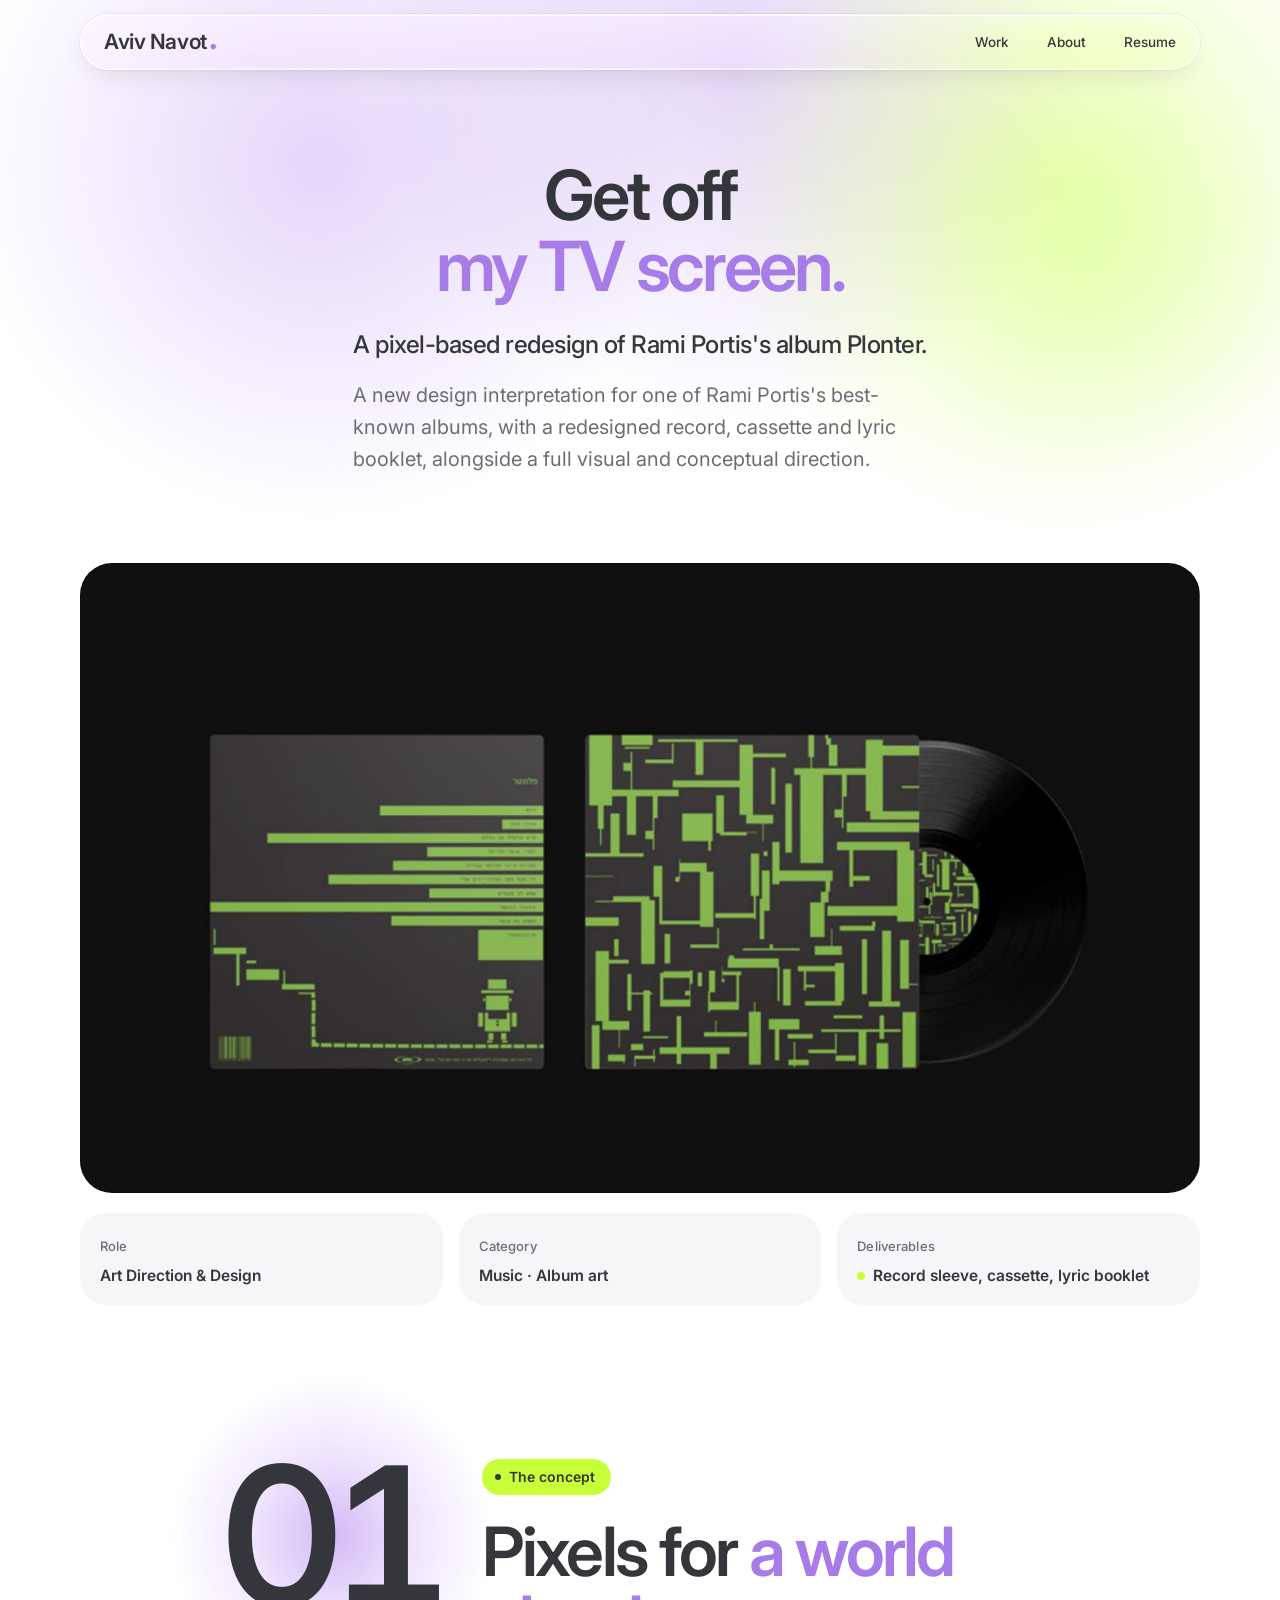
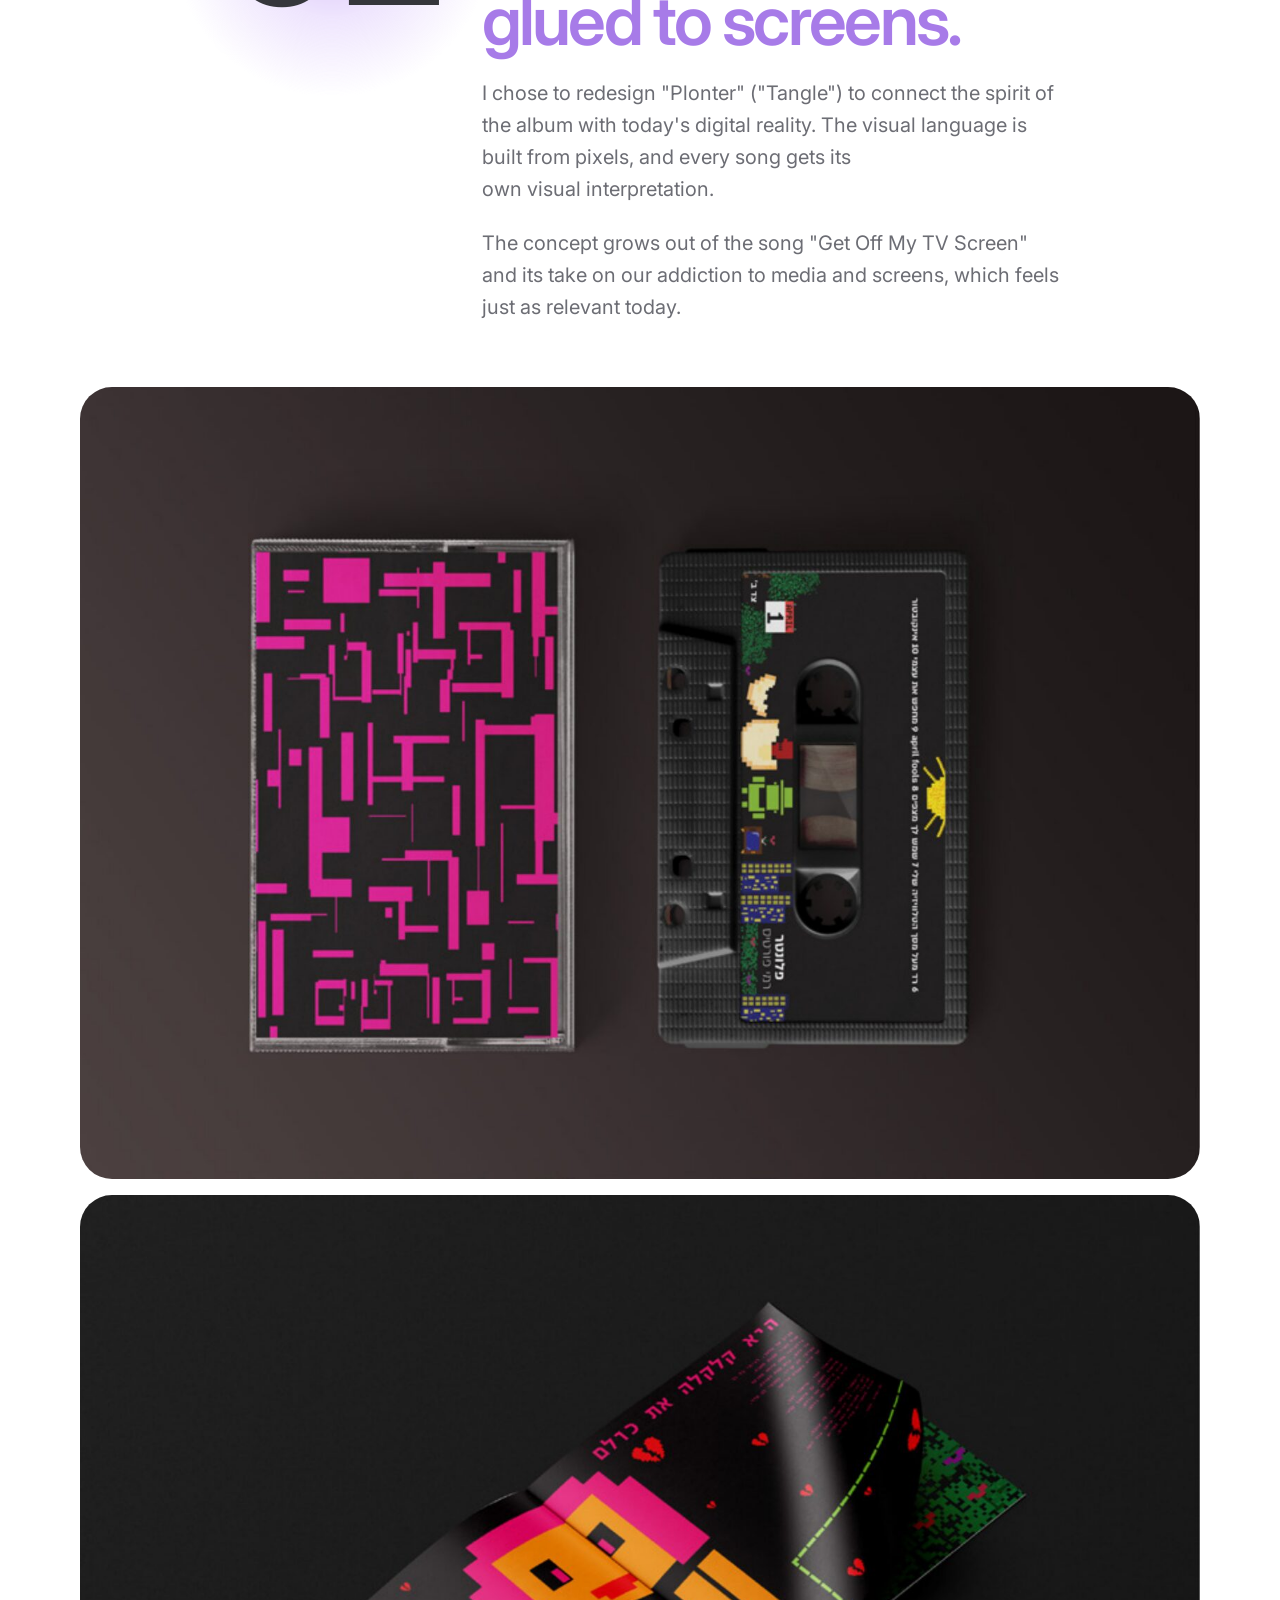
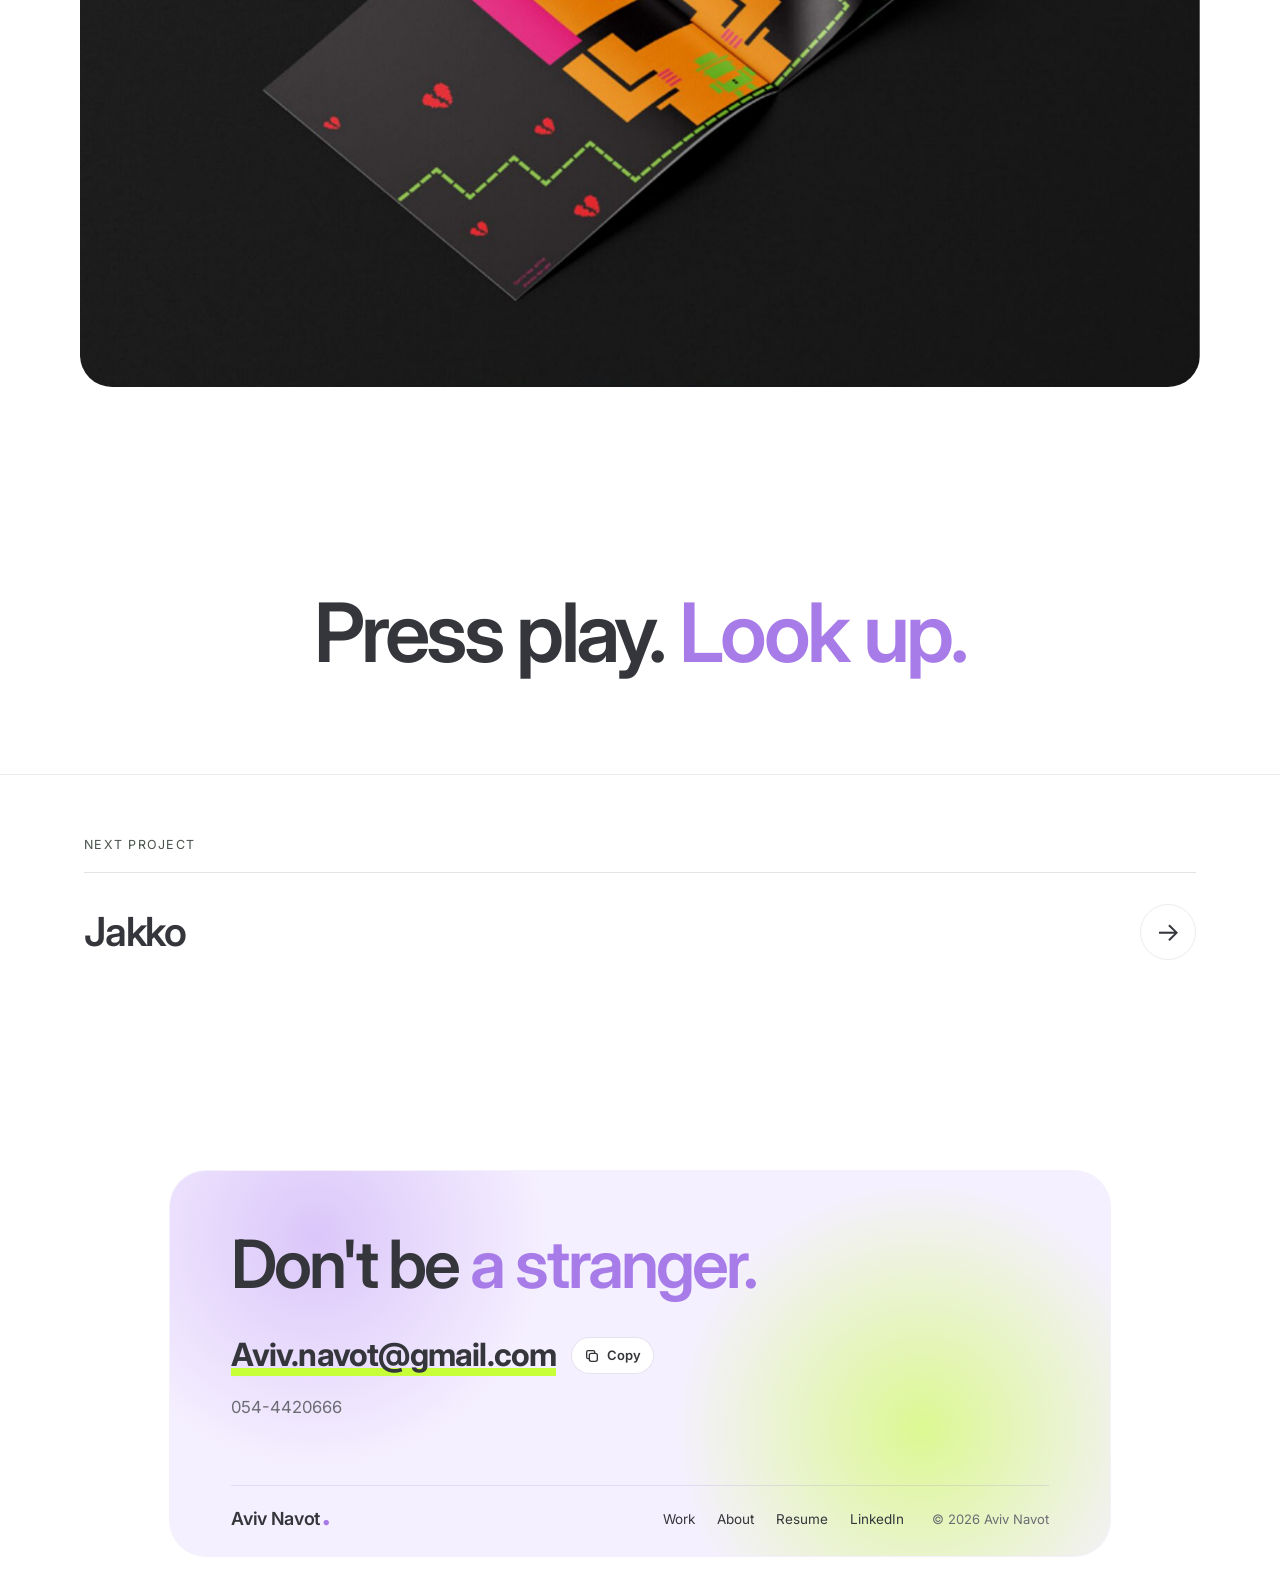
<file: projects/rami-portis.html>
<!DOCTYPE html>
<html lang="en" dir="ltr">
<head>
<meta charset="UTF-8">
<meta name="viewport" content="width=device-width, initial-scale=1.0">
<title>Rami Portis — Aviv Navot</title>
<meta name="description" content="A pixel-based redesign of Rami Portis&#x27;s album Plonter: record sleeve, cassette and lyric booklet. Art direction and design by Aviv Navot.">
<link rel="preconnect" href="https://fonts.googleapis.com">
<link rel="preconnect" href="https://fonts.gstatic.com" crossorigin>
<link href="https://fonts.googleapis.com/css2?family=Inter:opsz,wght@14..32,400..700&display=swap" rel="stylesheet">
<link rel="stylesheet" href="../css/style.css">
<link rel="stylesheet" href="../css/case-study.css?v=52">
<link rel="icon" href="../favicon.svg" type="image/svg+xml">
<link rel="icon" href="../favicon-32.png" sizes="32x32" type="image/png">
<link rel="apple-touch-icon" href="../apple-touch-icon.png">
  <!-- Microsoft Clarity -->
  <script type="text/javascript">
    (function(c,l,a,r,i,t,y){
        c[a]=c[a]||function(){(c[a].q=c[a].q||[]).push(arguments)};
        t=l.createElement(r);t.async=1;t.src="https://www.clarity.ms/tag/"+i;
        y=l.getElementsByTagName(r)[0];y.parentNode.insertBefore(t,y);
    })(window, document, "clarity", "script", "z78thpeewr");
  </script>
</head>
<body class="cs" data-title-en="Rami Portis — Aviv Navot">

  <header class="nav">
    <div class="nav-inner">
      <a href="../index.html" class="brand">Aviv Navot<span class="dot">.</span></a>
      <button class="nav-toggle" id="navToggle" aria-label="Menu" aria-expanded="false">
        <span></span><span></span><span></span>
      </button>
      <nav class="nav-links" id="navLinks">
        <a href="../index.html#work"><span class="en">Work</span></a>
        <a href="../about.html"><span class="en">About</span></a>
        <a href="../resume.html"><span class="en">Resume</span></a>
      </nav>
    </div>
  </header>

  <main>

  <section class="cs-hero">
    <div class="cs-aurora" aria-hidden="true"><i></i><i></i><i></i><i></i></div>
    <div class="cs-text">
      <div class="cs-hero-copy">
      <h1 data-words>
        <span class="en">Get off<br><em>my TV screen.</em></span>
      </h1>
      <p class="cs-hero-sub reveal"><span class="en">A pixel-based redesign of Rami Portis's album Plonter.</span></p>
      <p class="cs-lede"><span class="en">A new design interpretation for one of Rami Portis's best-known albums, with a redesigned record, cassette and lyric booklet, alongside a full visual and conceptual direction.</span></p>
      </div>
    </div>
    <div class="cs-media">
      <figure class="cs-figure cs-hero-figure reveal"><img src="../images/rami/vinyl.jpg" alt="Rami Portis Plonter album: record sleeve front and back" fetchpriority="high"></figure>
      <div class="cs-meta m3 reveal">
        <div><span class="cs-label"><span class="en">Role</span></span><span class="v"><span class="en">Art Direction &amp; Design</span></span></div>
        <div><span class="cs-label"><span class="en">Category</span></span><span class="v"><span class="en">Music · Album art</span></span></div>
        <div><span class="cs-label"><span class="en">Deliverables</span></span><span class="v accent"><span class="en">Record sleeve, cassette, lyric booklet</span></span></div>
      </div>
    </div>
  </section>

  <section class="cs-sec">
    <div class="cs-text">
      <div class="cs-head reveal">
        <span class="cs-glass g-red" style="--fd:-0.9s" aria-hidden="true"><span class="pane"><span>01</span></span></span>
        <div><span class="cs-pill"><span class="en">The concept</span></span></div>
        <h2 class="cs-h2"><span class="en">Pixels for <em>a world glued to screens.</em></span></h2>
        <p class="cs-lede"><span class="en">I chose to redesign "Plonter" ("Tangle") to connect the spirit of the album with today's digital reality. The visual language is built from pixels, and every song gets its own visual interpretation.</span></p>
        <p class="cs-lede"><span class="en">The concept grows out of the song "Get Off My TV Screen" and its take on our addiction to media and screens, which feels just as relevant today.</span></p>
      </div>
    </div>
    <div class="cs-media" style="margin-top:clamp(40px,5vw,72px)">
      <div class="cs-grid">
        <figure class="cs-figure s12 reveal"><img src="../images/rami/cassette.jpg" alt="Rami Portis Plonter cassette design" loading="lazy"></figure>
        <figure class="cs-figure s12 reveal"><img src="../images/rami/booklet.jpg" alt="Rami Portis Plonter lyric booklet spread" loading="lazy"></figure>
      </div>
    </div>
  </section>

  <section class="cs-sec" style="padding-top:0">
    <p class="cs-closing reveal"><span class="en">Press play. <em>Look up.</em></span></p>
  </section>

  </main>

  <section class="next-project">
    <div class="wrap">
      <span class="label"><span class="en">Next project</span></span>
      <a href="jaco.html" class="next-card reveal">
        <h3>Jakko</h3>
        <span class="arrow">→</span>
      </a>
    </div>
  </section>

  <footer class="cta-foot" id="contact">
    <div class="cta-card reveal">
      <span class="cta-aura" aria-hidden="true"></span>
      <h2 class="cta-title">Don't be <em>a stranger.</em></h2>
      <button type="button" class="cta-mail" data-copy="Aviv.navot@gmail.com" aria-label="Copy my email address: Aviv.navot@gmail.com">
        <span class="addr">Aviv.navot@gmail.com</span>
        <span class="cta-tip" aria-live="polite"><svg viewBox="0 0 24 24" aria-hidden="true"><rect x="8" y="8" width="12" height="12" rx="3"/><path d="M16 8V6a2 2 0 0 0-2-2H6a2 2 0 0 0-2 2v8a2 2 0 0 0 2 2h2"/></svg><span class="lbl">Copy</span></span>
      </button>
      <a class="cta-phone" href="tel:0544420666">054-4420666</a>
      <div class="cta-bottom">
        <a href="../index.html" class="brand">Aviv Navot<span class="dot">.</span></a>
        <nav class="cta-links" aria-label="Footer">
          <a href="../index.html#work">Work</a>
          <a href="../about.html">About</a>
          <a href="../resume.html">Resume</a>
          <a href="https://www.linkedin.com/in/aviv-navot-5a4806437" target="_blank" rel="noopener">LinkedIn</a>
        </nav>
        <span class="cta-note">© 2026 Aviv Navot</span>
      </div>
    </div>
  </footer>

  <script src="../js/main.js?v=4"></script>
  <script src="../js/case-study.js?v=49"></script>
</body>
</html>
</file>
<file: css/style.css>
/* ============================================
   Aviv Navot — Portfolio
   Design system v2 — editorial, clean-lined
   ============================================ */

:root{
  --green-900:#0f3a20;
  --green-800:#1A5632;
  --green-700:#256d40;
  --green-600:#2f8350;
  --blush:#f3d9d6;
  --blush-soft:#f8e9e6;
  --cream:#faf6f0;
  --cream-deep:#f2ead9;
  --ink:#181c1a;
  --ink-soft:#4a534c;
  --line:rgba(24,28,26,0.12);
  --line-on-dark:rgba(250,246,240,0.22);
  --radius-lg:14px;
  --radius-md:10px;
  --radius-sm:6px;
  --maxw:1240px;
  --ease:cubic-bezier(.22,1,.36,1);
  --wine:#7a2140;
  --nav-h:68px;
}

*,*::before,*::after{ box-sizing:border-box; }
html{ scroll-behavior:smooth; }

body{
  margin:0;
  background:var(--cream);
  color:var(--ink);
  font-family:'Inter',-apple-system,BlinkMacSystemFont,sans-serif;
  font-size:16px;
  line-height:1.6;
  -webkit-font-smoothing:antialiased;
  overflow-x:hidden;
  padding-top:var(--nav-h);
}

html[lang="he"] body{ font-family:'Heebo','Inter',sans-serif; }
html[lang="he"]{ direction:rtl; }
html[lang="en"]{ direction:ltr; }

h1,h2,h3,h4{
  margin:0;
  font-family:'Fraunces','Georgia',serif;
  font-weight:600;
  letter-spacing:-0.01em;
  color:var(--green-900);
}
html[lang="he"] h1, html[lang="he"] h2, html[lang="he"] h3, html[lang="he"] h4{
  font-family:'Heebo',sans-serif;
  font-weight:700;
  letter-spacing:0;
}

p{ margin:0; }
a{ color:inherit; text-decoration:none; }
img{ max-width:100%; display:block; }
ul{ margin:0; padding:0; list-style:none; }
button{ font-family:inherit; }

/* language visibility toggle */
html[lang="en"] .he{ display:none !important; }
html[lang="he"] .en{ display:none !important; }

.wrap{
  max-width:var(--maxw);
  margin:0 auto;
  padding:0 clamp(20px,5vw,64px);
}

.eyebrow{
  display:inline-flex;
  align-items:center;
  gap:10px;
  font-size:12.5px;
  letter-spacing:0.16em;
  text-transform:uppercase;
  color:var(--green-700);
  font-weight:600;
}
.eyebrow::before{
  content:"";
  width:26px; height:1px;
  background:var(--green-700);
  display:inline-block;
}
html[lang="he"] .eyebrow{ letter-spacing:0; }
html[lang="he"] .eyebrow::before{ display:none; }
html[lang="he"] .eyebrow::after{
  content:"";
  width:26px; height:1px;
  background:var(--green-700);
  display:inline-block;
}

/* ============ NAV ============ */
/* Default = solid state (used on every page except the homepage hero) */
.nav{
  position:fixed; top:0; left:0; right:0; z-index:200;
  background:rgba(250,246,240,0.92);
  backdrop-filter:blur(14px) saturate(1.2);
  box-shadow:0 8px 26px -20px rgba(15,58,32,0.4);
  padding-top:env(safe-area-inset-top);
  transition:background .4s var(--ease), box-shadow .4s var(--ease);
}
.nav-inner{
  max-width:var(--maxw);
  margin:0 auto;
  padding:15px clamp(18px,5vw,64px);
  display:flex;
  align-items:center;
  justify-content:space-between;
  gap:16px;
}
.brand{
  font-family:'Fraunces',serif;
  font-weight:600;
  font-size:21px;
  color:var(--green-900);
  letter-spacing:-0.02em;
  display:flex;
  align-items:baseline;
  gap:8px;
  transition:color .4s var(--ease);
  white-space:nowrap;
}
html[lang="he"] .brand{ font-family:'Heebo',sans-serif; }
.brand .dot{ color:var(--green-700); font-size:36px; line-height:0; margin-left:-.17em; }

.nav-links{
  display:flex;
  align-items:center;
  gap:10px;
}
.nav-links a{
  font-size:13.5px;
  font-weight:600;
  color:var(--cream);
  padding:9px 18px;
  border-radius:999px;
  background:var(--green-800);
  transition:background .3s var(--ease), color .3s var(--ease);
  white-space:nowrap;
}
.nav-links a:hover{ background:var(--green-700); }

.lang-toggle{
  display:flex;
  align-items:center;
  gap:8px;
  font-size:12.5px;
  font-weight:600;
  flex:none;
}
.lang-toggle button{
  border:none;
  background:none;
  padding:2px 0;
  font-size:12.5px;
  font-weight:600;
  letter-spacing:0.02em;
  color:var(--ink-soft);
  cursor:pointer;
  position:relative;
  transition:color .3s var(--ease);
}
.lang-toggle button.active{ color:var(--green-800); }
.lang-toggle button.active::after{
  content:"";
  position:absolute; left:0; right:0; bottom:-4px;
  height:1.5px; background:var(--green-700);
}
.lang-toggle .sep{ color:var(--line); font-size:12px; }

/* hamburger toggle (mobile) */
.nav-toggle{
  display:none;
  flex:none;
  width:34px; height:34px;
  border:none; background:none;
  padding:0; margin:0;
  cursor:pointer;
  position:relative;
  z-index:210;
}
.nav-toggle span{
  position:absolute; left:6px; right:6px;
  height:2px; background:var(--green-900);
  border-radius:2px;
  transition:transform .3s var(--ease), opacity .3s var(--ease), background .3s var(--ease);
}
.nav-toggle span:nth-child(1){ top:11px; }
.nav-toggle span:nth-child(2){ top:17px; }
.nav-toggle span:nth-child(3){ top:23px; }
.nav-toggle.open span:nth-child(1){ transform:translateY(6px) rotate(45deg); }
.nav-toggle.open span:nth-child(2){ opacity:0; }
.nav-toggle.open span:nth-child(3){ transform:translateY(-6px) rotate(-45deg); }

/* -- transparent "on hero" state — homepage only, before scrolling past hero -- */
.nav.nav--on-hero{
  background:transparent;
  backdrop-filter:none;
  box-shadow:none;
}
.nav--on-hero .brand{ color:var(--cream); }
.nav--on-hero .brand .dot{ color:var(--blush); }
.nav--on-hero .nav-links a{ color:var(--cream); background:rgba(250,246,240,0.14); }
.nav--on-hero .nav-links a:hover{ background:rgba(250,246,240,0.24); }
.nav--on-hero .lang-toggle button{ color:rgba(250,246,240,0.65); }
.nav--on-hero .lang-toggle button.active{ color:var(--cream); }
.nav--on-hero .lang-toggle button.active::after{ background:var(--blush); }
.nav--on-hero .lang-toggle .sep{ color:rgba(250,246,240,0.4); }
.nav--on-hero .nav-toggle span{ background:var(--cream); }

/* ============ SECTION HEADERS ============ */
.section{ padding:80px 0; }
.section.tight{ padding:44px 0; }
.section-head{ margin-bottom:44px; }
.section-head h2{
  font-size:clamp(28px,3.2vw,40px);
  line-height:1.15;
}

/* ============ HERO ============ */
.hero{ padding:72px 0 84px; }
.hero-grid{
  display:grid;
  grid-template-columns:1.25fr 0.75fr;
  gap:72px;
  align-items:start;
}
.hero-kicker{ margin-bottom:22px; }
.hero h1{
  font-size:clamp(34px,4.2vw,52px);
  line-height:1.12;
  margin-bottom:22px;
  max-width:16ch;
}
.hero h1 em{ font-style:italic; color:var(--green-700); }
html[lang="he"] .hero h1 em{ font-style:normal; }

.hero-lede{
  font-size:16.5px;
  color:var(--ink-soft);
  max-width:48ch;
  margin-bottom:30px;
}
.hero-actions{
  display:flex;
  align-items:center;
  gap:28px;
  flex-wrap:wrap;
}

.btn{
  display:inline-flex;
  align-items:center;
  gap:10px;
  padding:14px 28px;
  border-radius:999px;
  background:var(--green-800);
  color:var(--cream);
  font-weight:600;
  font-size:14.5px;
  letter-spacing:0.01em;
  transition:transform .3s var(--ease), background .3s var(--ease);
}
.btn:hover{ background:var(--green-700); transform:translateY(-2px); }
.btn.ghost{
  background:transparent;
  color:var(--green-900);
  border:1px solid var(--line);
}
.btn.ghost:hover{ border-color:var(--green-700); background:rgba(26,86,50,0.04); }

.link-arrow{
  font-size:14.5px;
  font-weight:600;
  color:var(--green-800);
  display:inline-flex;
  align-items:center;
  gap:8px;
  border-bottom:1px solid var(--line);
  padding-bottom:2px;
}
.link-arrow .a{ transition:transform .3s var(--ease); display:inline-block; }
html[lang="he"] .link-arrow .a{ transform:scaleX(-1); }
.link-arrow:hover{ border-color:var(--green-700); }
.link-arrow:hover .a{ transform:translateX(4px); }
html[lang="he"] .link-arrow:hover .a{ transform:scaleX(-1) translateX(4px); }

/* -- hero info column (no boxes, hairline-separated) -- */
.hero-info{
  display:flex;
  flex-direction:column;
  gap:26px;
  padding-top:8px;
}
.info-block{
  padding-top:20px;
  border-top:1px solid var(--line);
}
.info-block:first-child{ padding-top:0; border-top:none; }
.info-label{
  display:block;
  font-family:'Inter',sans-serif;
  font-size:11.5px;
  text-transform:uppercase;
  letter-spacing:0.14em;
  font-weight:600;
  color:var(--green-700);
  margin-bottom:10px;
}
html[lang="he"] .info-label{ font-family:'Heebo',sans-serif; letter-spacing:0; }
.info-value{
  font-size:15px;
  color:var(--ink);
  line-height:1.7;
}
.info-value.contact-list{
  display:flex;
  flex-direction:column;
  gap:6px;
}
.info-value.contact-list a{
  font-weight:600;
  color:var(--green-900);
  width:fit-content;
  border-bottom:1px solid transparent;
  transition:border-color .2s var(--ease), color .2s var(--ease);
}
.info-value.contact-list a:hover{ border-color:var(--green-700); color:var(--green-700); }

/* ============ HERO COVER (homepage — full-viewport, mobile-first) ============ */
.hero-cover{
  position:relative;
  min-height:100svh;
  min-height:100vh;
  margin-top:calc(-1 * var(--nav-h));
  background:var(--green-900);
  color:var(--cream);
  display:flex;
  align-items:center;
  justify-content:center;
  overflow:hidden;
  padding:
    calc(env(safe-area-inset-top) + var(--nav-h) + 28px)
    max(20px, env(safe-area-inset-right))
    calc(env(safe-area-inset-bottom) + 60px)
    max(20px, env(safe-area-inset-left));
}
.hero-cover-inner{
  position:relative;
  z-index:3;
  text-align:center;
  max-width:760px;
  width:100%;
  margin-bottom:clamp(130px,30vh,300px); /* reserves room below for hero-photo, nudging text upward */
}
.hero-cover.no-photo .hero-cover-inner{ margin-bottom:0; }
.hero-hand{
  font-family:'Caveat','Fraunces',cursive;
  font-weight:600;
  font-size:clamp(19px,5.6vw,30px);
  color:var(--blush);
  margin:0 0 2px;
  line-height:1.3;
}
html[lang="he"] .hero-hand{ font-family:'Heebo',sans-serif; font-weight:600; font-size:clamp(16px,4.4vw,22px); }
.hero-big{
  font-family:'Fraunces',serif;
  font-style:italic;
  font-weight:600;
  color:var(--blush);
  font-size:clamp(56px,19vw,150px);
  line-height:0.94;
  margin:0;
  letter-spacing:-0.01em;
  word-break:keep-all;
}
html[lang="he"] .hero-big{ font-family:'Heebo',sans-serif; font-style:normal; font-weight:800; font-size:clamp(34px,12vw,104px); line-height:1.05; }
.hero-sign{
  margin-top:clamp(14px,3.4vw,24px);
  font-size:clamp(12.5px,3vw,15px);
  letter-spacing:0.16em;
  text-transform:uppercase;
  color:rgba(250,246,240,0.7);
}
html[lang="he"] .hero-sign{ letter-spacing:0.02em; }

.hero-flower{ position:absolute; z-index:1; opacity:0.95; }
.hero-flower.f1{ top:6%; left:4%; width:clamp(34px,9vw,64px); }
.hero-flower.f2{ top:11%; left:16%; width:clamp(22px,6vw,42px); opacity:.8; }
.hero-flower.f3{ top:7%; right:5%; width:clamp(36px,9.5vw,70px); }
.hero-flower.f4{ top:16%; right:16%; width:clamp(20px,5.5vw,38px); opacity:.8; }
.hero-flower.f5{ bottom:16%; left:6%; width:clamp(26px,7vw,50px); }
.hero-flower.f6{ bottom:8%; left:15%; width:clamp(18px,5vw,32px); opacity:.75; }
.hero-flower.f7{ bottom:16%; right:6%; width:clamp(26px,7vw,50px); }
.hero-flower.f8{ bottom:8%; right:15%; width:clamp(18px,5vw,32px); opacity:.75; }

.hero-curve{
  position:absolute;
  z-index:2;
  left:50%;
  bottom:-2px;
  transform:translateX(-50%);
  width:150%;
  height:clamp(46px,11vw,110px);
  background:var(--cream);
  border-radius:50% 50% 0 0/100% 100% 0 0;
}

/* -- hero photo: rises up centered, masked by hero-curve so she appears to step out of it -- */
.hero-photo{
  position:absolute;
  z-index:1;
  left:50%;
  bottom:0;
  transform:translateX(-50%);
  height:clamp(190px,40vh,420px);
  width:auto;
  max-width:80vw;
  pointer-events:none;
  user-select:none;
  filter:drop-shadow(0 18px 34px rgba(7,22,14,0.4));
}

/* ============ ABOUT TEASER (homepage) ============ */
.about-teaser{ padding:clamp(52px,10vw,90px) 0; }
.about-teaser-head{ margin-bottom:26px; }
.about-teaser-copy{
  display:flex;
  flex-direction:column;
  gap:18px;
  max-width:66ch;
  font-size:clamp(15.5px,2.2vw,17px);
  color:var(--ink-soft);
  line-height:1.75;
}
.about-teaser-copy strong{ color:var(--ink); }
.about-teaser-actions{ margin-top:28px; }

/* ============ PROJECT CHAPTERS (home) — full-bleed, sticky-media ============ */
.proj-list{ display:flex; flex-direction:column; }
.proj-row{
  position:relative;
  height:140svh;
  height:140vh;
}
.proj-link{ display:block; height:100%; }
.proj-media{
  position:sticky;
  top:0;
  width:100%;
  height:100svh;
  height:100vh;
  overflow:hidden;
  background:var(--cream-deep);
}
.proj-media img{
  width:100%; height:100%;
  object-fit:cover;
  display:block;
}

.proj-overlay{
  position:absolute; inset:0;
  display:flex;
  flex-direction:column;
  justify-content:flex-end;
  padding:clamp(20px,5vw,48px);
  padding-bottom:calc(env(safe-area-inset-bottom) + clamp(28px,7vw,56px));
  background:linear-gradient(180deg,
    rgba(7,22,14,0) 30%,
    rgba(7,22,14, calc(0.28 + 0.42 * var(--progress, 0.35))) 68%,
    rgba(7,22,14, calc(0.6 + 0.3 * var(--progress, 0.35))) 100%);
  transition:background .15s linear;
}
.proj-index{
  position:absolute;
  top:calc(env(safe-area-inset-top) + clamp(18px,4vw,32px));
  left:clamp(20px,5vw,48px);
  font-family:'Fraunces',serif;
  font-size:13px;
  color:rgba(250,246,240,0.75);
  letter-spacing:0.05em;
}
html[lang="he"] .proj-index{ left:auto; right:clamp(20px,5vw,48px); font-family:'Heebo',sans-serif; }

.proj-kicker{
  font-size:12px;
  font-weight:600;
  text-transform:uppercase;
  letter-spacing:0.1em;
  color:var(--blush);
  margin-bottom:10px;
  display:block;
}
html[lang="he"] .proj-kicker{ letter-spacing:0; }

.proj-title-row{
  display:flex;
  align-items:flex-end;
  justify-content:space-between;
  gap:20px;
}
.proj-heading{
  color:#fff;
  font-size:clamp(30px,8vw,46px);
  line-height:1.03;
}
.proj-arrow{
  flex:none;
  font-size:22px;
  color:#fff;
  opacity:0.85;
  transition:transform .35s var(--ease);
}
html[lang="he"] .proj-arrow{ transform:scaleX(-1); }
.proj-row:hover .proj-arrow{ transform:translateX(6px); opacity:1; }
html[lang="he"] .proj-row:hover .proj-arrow{ transform:scaleX(-1) translateX(6px); }

.proj-specialties{
  display:flex;
  flex-wrap:wrap;
  align-items:center;
  gap:0;
  margin-top:12px;
  font-size:13.5px;
  color:rgba(250,246,240,0.88);
  font-weight:500;
}
.proj-specialties li{ display:flex; align-items:center; }
.proj-specialties li:not(:last-child)::after{
  content:"·";
  margin:0 10px;
  color:rgba(250,246,240,0.5);
}

/* ============ PROJECT PAGE ============ */
.project-hero{ padding:60px 0 0; }
.breadcrumb{
  display:flex; align-items:center; gap:10px;
  font-size:13.5px; color:var(--ink-soft); margin-bottom:30px;
}
.breadcrumb a{ color:var(--green-700); font-weight:600; }
.breadcrumb a:hover{ text-decoration:underline; }

.project-head{ max-width:74ch; }
.project-head h1{ font-size:clamp(32px,4.4vw,54px); line-height:1.08; margin:14px 0 20px; }
.project-head .lede{ color:var(--ink-soft); font-size:17px; }

/* -- spec strip, replaces boxed meta card -- */
.specs{
  display:flex;
  flex-wrap:wrap;
  gap:clamp(28px,4vw,64px);
  padding:26px 0;
  margin-top:38px;
  border-top:1px solid var(--line);
  border-bottom:1px solid var(--line);
}
.spec{ display:flex; flex-direction:column; gap:7px; }
.spec .k{
  font-size:11px; text-transform:uppercase; letter-spacing:0.1em;
  color:var(--ink-soft);
}
html[lang="he"] .spec .k{ letter-spacing:0; }
.spec .v{ font-size:14.5px; font-weight:600; color:var(--ink); }
.spec .v.list{ display:flex; flex-wrap:wrap; gap:0; }
.spec .v.list span:not(:last-child)::after{ content:"·"; margin:0 8px; color:var(--ink-soft); font-weight:400; }

.project-body{ padding:52px 0 0; }
.prose{
  max-width:74ch;
  font-size:16.5px;
  color:var(--ink-soft);
  display:flex;
  flex-direction:column;
  gap:20px;
  margin-bottom:44px;
}
.prose strong{ color:var(--ink); }

.gallery{
  display:grid;
  grid-template-columns:repeat(6,1fr);
  gap:18px;
}
.gallery figure{ margin:0; border-radius:var(--radius-md); overflow:hidden; background:var(--cream-deep); }
.gallery img{ width:100%; height:100%; object-fit:cover; transition:transform .6s var(--ease); }
.gallery figure:hover img{ transform:scale(1.03); }
.gallery .g-wide{ grid-column:span 6; }
.gallery .g-half{ grid-column:span 3; }
.gallery .g-third{ grid-column:span 2; }

/* -- next project, plain text link -- */
.next-project{
  padding:60px 0 90px;
  margin-top:24px;
}
.next-project .label{
  font-size:12.5px; letter-spacing:0.1em; text-transform:uppercase;
  color:var(--ink-soft); margin-bottom:16px; display:block;
}
html[lang="he"] .next-project .label{ letter-spacing:0; }
.next-card{
  display:flex; align-items:center; justify-content:space-between; gap:24px;
  padding:26px 0;
  border-top:1px solid var(--line);
  transition:padding .3s var(--ease);
}
.next-card h3{ font-size:clamp(26px,3.6vw,40px); transition:color .3s var(--ease); }
.next-card .arrow{ font-size:26px; color:var(--green-800); transition:transform .35s var(--ease); }
html[lang="he"] .next-card .arrow{ transform:scaleX(-1); }
.next-card:hover h3{ color:var(--green-700); }
.next-card:hover .arrow{ transform:translateX(8px); }
html[lang="he"] .next-card:hover .arrow{ transform:scaleX(-1) translateX(8px); }

/* ============ ABOUT PAGE ============ */
.about-hero{ padding:64px 0 0; }
.about-grid{
  display:grid;
  grid-template-columns:1.3fr 0.7fr;
  gap:72px;
  align-items:start;
  padding:44px 0 80px;
}
.about-copy{ display:flex; flex-direction:column; gap:22px; max-width:62ch; }
.about-copy p{ font-size:17px; color:var(--ink-soft); line-height:1.75; }
.about-copy p strong{ color:var(--ink); }
.about-side{ display:flex; flex-direction:column; gap:26px; }

/* ============ CONTACT PAGE ============ */
.contact-grid{
  display:grid;
  grid-template-columns:repeat(2,1fr);
  gap:1px;
  background:var(--line);
  border:1px solid var(--line);
  margin-top:48px;
  border-radius:var(--radius-md);
  overflow:hidden;
}
.contact-card{
  background:var(--cream);
  padding:28px 26px;
  display:flex;
  flex-direction:column;
  gap:8px;
  position:relative;
}
a.contact-card{ transition:background .3s var(--ease); }
a.contact-card:hover{ background:var(--cream-deep); }
.contact-card-label{
  font-size:11px;
  text-transform:uppercase;
  letter-spacing:0.1em;
  color:var(--ink-soft);
}
html[lang="he"] .contact-card-label{ letter-spacing:0; }
.contact-card-value{
  font-family:'Fraunces',serif;
  font-size:clamp(17px,2.4vw,22px);
  color:var(--green-900);
}
html[lang="he"] .contact-card-value{ font-family:'Heebo',sans-serif; font-weight:700; }
.contact-card-arrow{
  position:absolute; top:26px; right:26px;
  font-size:18px; color:var(--green-700);
  opacity:0; transform:translateX(-4px);
  transition:opacity .3s var(--ease), transform .3s var(--ease);
}
html[lang="he"] .contact-card-arrow{ right:auto; left:26px; transform:scaleX(-1) translateX(-4px); }
a.contact-card:hover .contact-card-arrow{ opacity:1; transform:translateX(0); }
html[lang="he"] a.contact-card:hover .contact-card-arrow{ transform:scaleX(-1) translateX(0); }

/* ============ FOOTER ============ */
.site-footer{
  border-top:1px solid var(--line);
  padding:48px 0 40px;
  margin-top:20px;
}
.footer-grid{
  display:flex;
  align-items:center;
  justify-content:space-between;
  gap:24px;
  flex-wrap:wrap;
}
.footer-grid .brand{ font-size:19px; }
.footer-links{ display:flex; gap:28px; flex-wrap:wrap; }
.footer-links a{ font-size:13.5px; color:var(--ink-soft); }
.footer-links a:hover{ color:var(--green-800); }
.footer-note{ font-size:12.5px; color:var(--ink-soft); opacity:.7; margin-top:18px; }

/* ============ MOBILE NAV OVERLAY ============ */
@media (max-width: 720px){
  .nav-toggle{ display:block; }
  .nav-links{
    position:fixed;
    inset:0;
    top:0;
    flex-direction:column;
    justify-content:center;
    align-items:center;
    gap:20px;
    background:var(--green-900);
    padding:100px 24px 40px;
    transform:translateY(-8px);
    opacity:0;
    pointer-events:none;
    transition:opacity .35s var(--ease), transform .35s var(--ease);
  }
  .nav-links.open{
    opacity:1;
    transform:translateY(0);
    pointer-events:auto;
  }
  .nav-links a{
    font-size:19px;
    background:transparent;
    color:var(--cream);
    padding:10px 22px;
  }
  .nav-links a:hover{ background:rgba(250,246,240,0.1); }
}

/* ============ RESPONSIVE ============ */
@media (max-width: 980px){
  .about-grid{ grid-template-columns:1fr; gap:36px; }
  .gallery{ grid-template-columns:repeat(2,1fr); }
  .gallery .g-wide, .gallery .g-half, .gallery .g-third{ grid-column:span 2; }
}
@media (max-width: 640px){
  .contact-grid{ grid-template-columns:1fr; }
}
@media (max-width: 560px){
  .section{ padding:56px 0; }
  .proj-title-row{ flex-direction:column; align-items:flex-start; gap:10px; }
  .specs{ gap:22px; }
}

/* -- mobile-only: compact editorial previews instead of full-screen sticky chapters -- */
@media (max-width: 640px){
  .proj-row{
    height:auto;
  }
  .proj-link{
    height:auto;
    display:block;
  }
  .proj-media{
    position:relative;
    top:auto;
    height:48svh;
    height:48vh;
    min-height:380px;
    max-height:520px;
  }
  .proj-overlay{
    padding:16px 18px calc(env(safe-area-inset-bottom) + 16px);
    background:linear-gradient(180deg,
      rgba(7,22,14,0) 30%,
      rgba(7,22,14,0.5) 68%,
      rgba(7,22,14,0.78) 100%);
  }
  .proj-index{
    top:calc(env(safe-area-inset-top) + 12px);
    font-size:11.5px;
  }
  .proj-kicker{
    font-size:11px;
    margin-bottom:6px;
  }
  .proj-heading{
    font-size:clamp(21px,6.5vw,28px);
  }
  .proj-specialties{
    font-size:11.5px;
    margin-top:6px;
  }
  .proj-arrow{ font-size:18px; }
}

/* respect reduced motion */
@media (prefers-reduced-motion: reduce){
  .reveal{ transition:none; opacity:1; transform:none; }
  html{ scroll-behavior:auto; }
}

/* reveal-on-scroll */
.reveal{ opacity:0; transform:translateY(20px); transition:opacity .8s var(--ease), transform .8s var(--ease); }
.reveal.in{ opacity:1; transform:translateY(0); }

/* English-only portfolio: language switch removed */
.lang-toggle{ display:none !important; }
</file>
<file: css/case-study.css>
/* ============================================
   Case study layer — clean / airy direction
   White page, subtle grey containers, colour only in type.
   Scoped to body.cs. Project accent via --pj-accent.
   ============================================ */

body.cs{
  /* portfolio palette: Acid Lime x Soft Lilac on white, graphite type.
     Project imagery keeps its own colours (Pinch stays red). */
  --c-graphite:#35363B;
  --c-lime:#C7FF38;
  --c-lilac:#C5A4F5;
  --c-orchid:#A77BE8;
  --c-orchid-ink:#7650C2;   /* accessible orchid for small text */
  --c-mist:#F5F0FF;
  --cs-bg:#FFFFFF;
  --cs-ink:var(--c-graphite);
  --cs-soft:#6C6D74;
  --cs-faint:#A3A4AB;
  --cs-line:#ECECEF;
  --cs-card:#F6F6F8;
  --cs-card-2:#FBFBFC;
  --pj-accent:var(--c-orchid);
  --cs-display:'Inter',-apple-system,BlinkMacSystemFont,"Segoe UI","Helvetica Neue",Arial,sans-serif;
  --cs-body:'Inter',-apple-system,BlinkMacSystemFont,"Segoe UI","Helvetica Neue",Arial,sans-serif;
  font-optical-sizing:auto;
  --cs-text:880px;
  --cs-media:1120px;
  --cs-radius:32px;
  background:var(--cs-bg);
  color:var(--cs-ink);
  font-family:var(--cs-body);
  font-size:17.5px;
  line-height:1.65;
}
html[lang="he"] body.cs{ --cs-display:'Heebo',-apple-system,"Segoe UI",Arial,sans-serif; --cs-body:'Heebo',-apple-system,"Segoe UI",Arial,sans-serif; }

/* quieter nav on case-study pages */
body.cs .nav{
  top:14px; left:0; right:0; margin-inline:auto; width:min(1120px, calc(100% - 32px));
  border-radius:999px; background:transparent; box-shadow:none; border:0; backdrop-filter:none;
}
/* the glass lives on a pseudo-element, so the mobile menu (position:fixed) is not trapped inside the capsule */
body.cs .nav::before{
  content:""; position:absolute; inset:0; border-radius:inherit; z-index:-1;
  background:linear-gradient(180deg, rgba(255,255,255,.34), rgba(255,255,255,.14));
  -webkit-backdrop-filter:blur(22px) saturate(1.8); backdrop-filter:blur(22px) saturate(1.8);
  border:1px solid rgba(255,255,255,.7);
  box-shadow:inset 0 1px 1px rgba(255,255,255,.9), inset 0 -1px 1px rgba(255,255,255,.35), 0 0 0 1px rgba(53,54,59,.05), 0 10px 30px -14px rgba(53,54,59,.22);
}
body.cs .nav-inner{ max-width:none; padding:9px 10px 9px 24px; }
body.cs .nav{ transition:width .7s cubic-bezier(.16,1,.3,1), top .5s cubic-bezier(.16,1,.3,1); }
body.cs .nav .brand{ transition:opacity .35s ease, max-width .6s cubic-bezier(.16,1,.3,1); max-width:200px; overflow:hidden; }
@media (min-width:721px){
  body.cs.nav-compact .nav{ width:300px; top:12px; }
  body.cs.nav-compact .nav .brand{ opacity:0; max-width:0; pointer-events:none; }
  body.cs.nav-compact .nav-inner{ justify-content:center; padding:7px; gap:0; }
}
body.cs{ padding-top:calc(var(--nav-h) + 28px); }
body.cs .brand{ font-family:var(--cs-display); font-weight:600; color:var(--cs-ink); letter-spacing:-0.02em; }
body.cs .brand .dot{ color:var(--pj-accent); font-size:36px; line-height:0; margin-left:-.17em; }
body.cs .nav-links a{ background:transparent; color:var(--cs-ink); font-weight:500; padding:8px 14px; }
body.cs .nav-links a{ position:relative; }
body.cs .nav-links a:hover{ background:var(--c-mist); }
body.cs .nav-links a::after{ content:""; position:absolute; left:14px; right:14px; bottom:4px; height:2px; border-radius:2px; background:var(--c-lime); transform:scaleX(0); transition:transform .3s var(--ease); }
body.cs .nav-links a:hover::after{ transform:scaleX(1); }
body.cs .lang-toggle button.active{ color:var(--cs-ink); }
body.cs .lang-toggle button.active::after{ background:var(--c-lime); height:2px; }
@media (max-width:720px){
  body.cs .nav-links{ background:#fff; }
  body.cs .nav-links a{ color:var(--cs-ink); }
  body.cs .nav-toggle span{ background:var(--cs-ink); }
}

/* ---------- layout primitives ---------- */
.cs-text{ max-width:var(--cs-text); margin-inline:auto; padding-inline:max(20px, env(safe-area-inset-left,0px)); }
.cs-media{ max-width:calc(var(--cs-media) + 40px); margin-inline:auto; padding-inline:max(20px, env(safe-area-inset-left,0px)); }
.cs-sec{ padding-block:clamp(88px,12vw,160px) 0; }
.cs-sec + .cs-sec{ padding-top:clamp(120px,15vw,200px); }

.cs-pill{
  display:inline-flex; align-items:center; gap:8px; height:36px; padding:0 16px 0 13px; border-radius:999px;
  font-size:14px; font-weight:600; color:var(--cs-ink); background:var(--c-lime);
}
.cs-pill::before{ content:""; width:6px; height:6px; border-radius:50%; background:var(--cs-ink); }

.cs-head{ display:grid; grid-template-columns:auto minmax(0,1fr); column-gap:clamp(20px,3vw,40px); align-items:start; }
.cs-head > *:not(.cs-glass){ grid-column:2; }
.cs-head.flip{ grid-template-columns:minmax(0,1fr) auto; }
.cs-head.flip > *:not(.cs-glass){ grid-column:1; }
.cs-head.flip > .cs-glass{ grid-column:2; }
.cs-glass{
  grid-column:1; grid-row:1 / span 4; position:relative; display:flex; align-items:center; justify-content:center;
  min-width:clamp(150px,17vw,260px); margin-top:-0.08em; padding-inline-end:4px;
  animation:csFloat 7s ease-in-out infinite; animation-delay:var(--fd,0s); will-change:transform;
}
/* aura: a soft colour glow behind the digits (gradient only, no blur filter, so scrolling stays light) */
.cs-glass::before{
  content:""; position:absolute; left:50%; top:50%; width:150%; aspect-ratio:1; border-radius:50%;
  background:radial-gradient(circle at 50% 50%, var(--g2) 0%, var(--g1) 34%, rgba(255,255,255,0) 68%);
  opacity:.75; transform:translate(-50%,-50%); animation:csAura 9s ease-in-out infinite; animation-delay:var(--fd,0s);
  will-change:transform;
}
.cs-glass .pane{ position:relative; display:block; }
/* the digits: solid graphite, big and tight, with the colour aura behind */
.cs-glass .pane span{
  display:block; font-family:var(--cs-display); font-weight:600; letter-spacing:-0.075em; line-height:.82;
  font-size:clamp(120px,15vw,230px); font-variant-numeric:tabular-nums; color:var(--cs-ink);
  font-feature-settings:"ss01","cv11";
}
.cs-glass.g-red{ --g1:#E9DCFD; --g2:var(--c-lilac); --t:167,123,232; }     /* lilac */
.cs-glass.g-rose{ --g1:#EEFFC4; --g2:var(--c-lime); --t:120,160,20; }        /* lime */
.cs-glass.g-yellow{ --g1:#F1E8FF; --g2:#D9C3FA; --t:118,80,194; }            /* soft lilac */
.cs-glass.g-pink{ --g1:#E2D2FB; --g2:var(--c-orchid); --t:118,80,194; }      /* orchid */
@keyframes csFloat{ 0%,100%{ transform:translateY(0); } 50%{ transform:translateY(-10px); } }
@keyframes csAura{ 0%,100%{ transform:translate(-50%,-50%) scale(1); } 50%{ transform:translate(-46%,-54%) scale(1.08); } }
.cs-h2{
  font-family:var(--cs-display); font-weight:600; letter-spacing:-0.04em; color:var(--cs-ink);
  font-size:clamp(38px,5.4vw,68px); line-height:1.02; margin-top:22px; max-width:15ch; text-wrap:balance;
}
html[lang="he"] .cs-h2{ letter-spacing:-0.015em; line-height:1.08; }
.cs-h2 em, .cs-h3 em{ font-style:normal; color:var(--pj-accent); }
.cs-lede{ margin-top:22px; font-size:clamp(18px,1.6vw,20px); line-height:1.6; color:var(--cs-soft); max-width:58ch; }
.cs-h3{ font-family:var(--cs-display); font-weight:600; letter-spacing:-0.025em; font-size:clamp(24px,2.4vw,32px); line-height:1.15; color:var(--cs-ink); text-wrap:balance; }
html[lang="he"] .cs-h3{ letter-spacing:-0.01em; }
.cs-label{ font-size:13px; font-weight:500; color:var(--cs-soft); letter-spacing:0.01em; }
.cs-sub{ margin-top:clamp(72px,9vw,120px); }
.cs-sub > .cs-h3 + *{ margin-top:28px; }

.cs-card{ background:var(--cs-card); border-radius:var(--cs-radius); padding:clamp(24px,3vw,40px); }
.cs-figure{ margin:0; border-radius:var(--cs-radius); overflow:hidden; background:var(--cs-card); }
.cs-figure img, .cs-figure video{ width:100%; height:100%; object-fit:cover; display:block; }
.cs-caption{ margin-top:14px; font-size:14.5px; color:var(--cs-soft); }

/* ---------- hero ---------- */
.cs-hero{ position:relative; padding-top:clamp(36px,5vw,64px); text-align:center; isolation:isolate; }
.cs-aurora{ position:absolute; inset:-120px 0 auto; height:620px; z-index:-1; pointer-events:none; overflow:hidden; }
.cs-aurora i{ position:absolute; width:62vw; max-width:860px; aspect-ratio:1; border-radius:50%; will-change:transform; animation:csDrift 24s ease-in-out infinite; }
.cs-aurora i:nth-child(1){ background:radial-gradient(circle, rgba(197,164,245,.46), rgba(197,164,245,0) 64%); left:-6%; top:-34%; }
.cs-aurora i:nth-child(2){ background:radial-gradient(circle, rgba(167,123,232,.30), rgba(167,123,232,0) 64%); left:26%; top:-50%; animation-delay:-8s; }
.cs-aurora i:nth-child(3){ background:radial-gradient(circle, rgba(199,255,56,.38), rgba(199,255,56,0) 62%); right:-14%; top:-30%; animation-delay:-16s; }
.cs-aurora i:nth-child(4){ background:radial-gradient(circle, rgba(215,255,140,.34), rgba(215,255,140,0) 62%); right:-4%; top:6%; width:38vw; animation-delay:-4s; }
@keyframes csDrift{ 0%,100%{ transform:translate3d(0,0,0); } 50%{ transform:translate3d(4%,5%,0); } }
.cs-hero .breadcrumb{ justify-content:center; margin-bottom:28px; font-size:14px; color:var(--cs-soft); }
.cs-hero .breadcrumb a{ color:var(--cs-ink); }
.cs-hero h1{
  font-family:var(--cs-display); font-weight:600; letter-spacing:-0.045em; color:var(--cs-ink);
  font-size:clamp(38px,5.4vw,78px); line-height:1.02; margin:0 auto; max-width:19ch; text-wrap:balance;
}
html[lang="he"] .cs-hero h1{ letter-spacing:-0.02em; line-height:1.08; }
.cs-hero h1 em{ font-style:normal; color:var(--pj-accent); }
.cs-hero .cs-lede{ margin:28px auto 0; max-width:52ch; }
.cs-hero-figure{ margin-top:clamp(48px,7vw,88px); aspect-ratio:16/9; }
.cs-hero-figure img{ object-position:50% 35%; }

/* headline: each word rises into place with a soft blur */
[data-words] .w{ display:inline-block; opacity:0; transform:translateY(.55em); filter:blur(10px);
  transition:opacity .9s cubic-bezier(.16,1,.3,1), transform 1s cubic-bezier(.16,1,.3,1), filter .9s cubic-bezier(.16,1,.3,1);
  transition-delay:var(--wd,0ms); }
[data-words].go .w{ opacity:1; transform:none; filter:blur(0); }
/* typewriter (unused) */
.tw-ch{ opacity:0; }
.tw-ch.on{ opacity:1; }
.tw-caret{ display:inline-block; width:0.06em; height:0.9em; margin-inline-start:0.04em; background:var(--pj-accent); vertical-align:-0.08em; animation:twBlink 1s steps(1) infinite; }
@keyframes twBlink{ 50%{ opacity:0; } }

.cs-meta{ display:grid; grid-template-columns:repeat(4,minmax(0,1fr)); gap:16px; margin-top:20px; text-align:start; }
.cs-meta > div{ background:var(--cs-card); border-radius:26px; padding:18px 20px; }
.cs-meta .v{ display:block; margin-top:6px; font-size:15.5px; font-weight:600; color:var(--cs-ink); line-height:1.4; }
.cs-meta .accent{ color:var(--cs-ink); }
.cs-meta .accent::before{ content:""; display:inline-block; width:8px; height:8px; border-radius:50%; background:var(--c-lime); margin-inline-end:8px; vertical-align:1px; }

/* ---------- goals + kpi ---------- */
.cs-two{ display:grid; grid-template-columns:repeat(2,minmax(0,1fr)); gap:16px; margin-top:clamp(40px,5vw,64px); }
.cs-goal{ display:flex; flex-direction:column; gap:28px; justify-content:flex-start; }
.cs-goal .who{ font-size:14px; font-weight:600; color:var(--c-orchid-ink); }
.cs-goal p{ font-family:var(--cs-display); font-weight:500; letter-spacing:-0.02em; font-size:clamp(21px,2vw,26px); line-height:1.3; }
.cs-kpi-list{ display:flex; flex-direction:column; margin-top:14px; }
.cs-kpi-list li{ padding:14px 0; border-top:1px solid #E7E4DC; font-size:17px; }
.cs-note-text{ margin-top:16px; font-size:15px; color:var(--cs-soft); }

/* ---------- accordion ---------- */
.cs-acc{ display:flex; flex-direction:column; gap:12px; margin-top:clamp(32px,4vw,48px); }
.cs-acc details{ background:var(--cs-card); border-radius:28px; border:1px solid transparent; transition:background .3s var(--ease), border-color .3s var(--ease); }
.cs-acc details[open]{ background:var(--c-mist); border-color:var(--c-lilac); }
.cs-acc summary{
  list-style:none; cursor:pointer; display:flex; align-items:center; gap:18px; padding:22px 22px 22px 28px;
  font-family:var(--cs-display); font-weight:600; letter-spacing:-0.025em; font-size:clamp(19px,1.9vw,24px); line-height:1.25; color:var(--cs-ink);
}
html[lang="he"] .cs-acc summary{ padding:22px 28px 22px 22px; letter-spacing:-0.01em; }
.cs-acc summary::-webkit-details-marker{ display:none; }
.cs-acc summary .n{ font-size:20px; font-weight:600; min-width:34px; color:var(--c-orchid-ink); letter-spacing:0; min-width:24px; }
.cs-acc summary .t{ flex:1; }
.cs-acc summary .pm{
  flex:none; width:46px; height:46px; border-radius:18px; background:#ECECEF; position:relative; transition:background .25s var(--ease);
}
.cs-acc summary .pm::before, .cs-acc summary .pm::after{
  content:""; position:absolute; left:50%; top:50%; width:18px; height:2px; border-radius:2px; background:var(--cs-ink);
  transform:translate(-50%,-50%); transition:transform .35s var(--ease);
}
.cs-acc summary .pm::after{ transform:translate(-50%,-50%) rotate(90deg); }
.cs-acc details[open] summary .pm::before{ transform:translate(-50%,-50%) rotate(45deg); }
.cs-acc details[open] summary .pm::after{ transform:translate(-50%,-50%) rotate(135deg); }
.cs-acc summary .pm{ transition:background .25s var(--ease), transform .35s cubic-bezier(.34,1.56,.64,1); }
.cs-acc summary:hover .pm{ background:var(--c-lime); transform:scale(1.14); }
.cs-acc summary .t{ transition:transform .35s var(--ease); }
.cs-acc summary:hover .t{ transform:translateX(4px); }
html[lang="he"] .cs-acc summary:hover .t{ transform:translateX(-4px); }
.cs-acc details[open] summary .pm{ background:var(--cs-ink); }
.cs-acc details[open] summary .pm::before, .cs-acc details[open] summary .pm::after{ background:var(--c-lime); }
.cs-acc summary:focus-visible{ outline:2px solid var(--pj-accent); outline-offset:3px; border-radius:28px; }
.cs-acc .body{ padding:0 28px 26px calc(28px + 34px + 18px); color:var(--cs-soft); font-size:17px; line-height:1.65; max-width:70ch; }
html[lang="he"] .cs-acc .body{ padding:0 calc(28px + 24px + 18px) 26px 28px; }
.cs-acc .body q{ display:block; margin-top:10px; color:var(--cs-ink); font-style:italic; }
html[lang="he"] .cs-acc .body q{ font-style:normal; }
.cs-acc details[open] .body{ animation:accIn .45s var(--ease); }
@keyframes accIn{ from{ opacity:0; transform:translateY(-6px);} to{ opacity:1; transform:none; } }
/* smooth close: card, icon and text ease back while the height collapses */
.cs-acc details.closing{ background:var(--cs-card); border-color:transparent; }
.cs-acc details.closing summary .pm{ background:#ECECEF; }
.cs-acc details.closing summary .pm::before{ transform:translate(-50%,-50%); background:var(--cs-ink); }
.cs-acc details.closing summary .pm::after{ transform:translate(-50%,-50%) rotate(90deg); background:var(--cs-ink); }

/* ---------- research ---------- */
.cs-three{ display:grid; grid-template-columns:repeat(3,minmax(0,1fr)); gap:16px; margin-top:clamp(40px,5vw,64px); }
.cs-method{ display:flex; flex-direction:column; gap:10px; }
.cs-method .big{ font-family:var(--cs-display); font-weight:600; font-size:52px; letter-spacing:-0.04em; line-height:1; color:var(--pj-accent); }
.cs-method .t{ font-weight:600; color:var(--cs-ink); margin-top:8px; }
.cs-method .d{ font-size:15.5px; color:var(--cs-soft); line-height:1.6; }
.cs-status{ align-self:flex-start; margin-top:6px; font-size:12.5px; font-weight:500; padding:5px 12px; border-radius:999px; background:#fff; color:var(--cs-soft); border:1px solid var(--cs-line); }

.cs-quotes{ display:grid; grid-template-columns:repeat(2,minmax(0,1fr)); gap:clamp(24px,4vw,56px); }
.cs-quote{ margin:0; }
.cs-quote blockquote{ margin:0; font-family:var(--cs-display); font-weight:500; letter-spacing:-0.025em; font-size:clamp(22px,2.3vw,30px); line-height:1.3; color:var(--cs-ink); }
.cs-quote blockquote::before{ content:"“"; display:block; color:var(--c-lilac); font-size:56px; line-height:.7; margin-bottom:8px; }
.cs-quote figcaption{ margin-top:18px; font-size:15px; color:var(--cs-soft); }
.cs-quote figcaption strong{ color:var(--cs-ink); font-weight:600; }

.cs-matrix-scroll{ overflow-x:auto; -webkit-overflow-scrolling:touch; }
.cs-matrix{ width:100%; min-width:580px; border-collapse:collapse; font-size:16px; }
.cs-matrix th, .cs-matrix td{ padding:16px 12px; text-align:start; border-bottom:1px solid #E7E4DC; }
.cs-matrix tbody tr:last-child th, .cs-matrix tbody tr:last-child td{ border-bottom:none; }
.cs-matrix thead th{ font-size:13px; font-weight:500; color:var(--cs-soft); }
.cs-matrix th[scope="row"]{ font-weight:500; color:var(--cs-ink); width:36%; }
.cs-matrix .pj{ color:var(--cs-ink); font-weight:700; }
.cs-matrix td.pj, .cs-matrix th.pj{ background:var(--c-mist); }
.cs-yes, .cs-no, .cs-part{ display:inline-flex; width:24px; height:24px; border-radius:50%; align-items:center; justify-content:center; font-size:13px; font-weight:700; }
.cs-yes{ background:var(--cs-ink); color:#fff; }
.cs-matrix td.pj .cs-yes{ background:var(--c-lime); color:var(--cs-ink); }
.cs-part{ background:#E7E4DC; color:var(--cs-soft); }
.cs-no{ border:1.5px solid #D9D5CB; }
.cs-matrix-legend{ display:flex; gap:20px; flex-wrap:wrap; margin-top:16px; font-size:13.5px; color:var(--cs-soft); }
.cs-matrix-legend > span{ display:inline-flex; align-items:center; gap:8px; }
.cs-matrix-legend .cs-yes, .cs-matrix-legend .cs-no, .cs-matrix-legend .cs-part{ width:16px; height:16px; font-size:9px; }

/* ---------- affinity board ---------- */
.cs-affinity{ position:relative; margin-top:clamp(72px,9vw,120px); }
.cs-affinity-stage{ position:relative; height:calc(100vh - var(--nav-h) - 32px); display:flex; flex-direction:column; }
.cs-affinity-panel{ flex:1; display:flex; flex-direction:column; background:var(--cs-card); border-radius:40px; overflow:hidden; }
.cs-affinity-head{ display:flex; justify-content:space-between; align-items:flex-end; gap:20px; flex-wrap:wrap; padding:28px 32px 0; }
.cs-affinity-title{ position:relative; height:1.2em; min-width:16ch; font-family:var(--cs-display); font-weight:600; letter-spacing:-0.03em; font-size:clamp(26px,3vw,38px); }
.cs-affinity-title > span{ position:absolute; inset-inline-start:0; top:0; white-space:nowrap; transition:opacity .5s var(--ease), transform .5s var(--ease); }
.cs-affinity-title > .t2{ opacity:0; transform:translateY(12px); color:var(--pj-accent); }
.cs-affinity.converged .cs-affinity-title > .t1{ opacity:0; transform:translateY(-12px); }
.cs-affinity.converged .cs-affinity-title > .t2{ opacity:1; transform:none; }
.cs-affinity-sub{ display:block; font-size:14.5px; color:var(--cs-soft); margin-top:6px; }
.cs-legend{ display:flex; gap:16px; flex-wrap:wrap; font-size:13px; color:var(--cs-soft); }
.cs-legend > span{ display:inline-flex; align-items:center; gap:7px; }
.cs-legend i{ width:12px; height:12px; border-radius:3px; display:inline-block; }
.cs-board{ position:relative; flex:1; padding:0 24px; }
.cs-cluster-label{
  position:absolute; left:0; top:0; font-size:12.5px; font-weight:600; color:var(--c-orchid-ink); line-height:1.3;
  opacity:0; transition:opacity .5s var(--ease);
}
.cs-affinity.converged .cs-cluster-label{ opacity:1; }
.cs-note{
  position:absolute; left:0; top:0; width:var(--nw,150px); min-height:84px;
  padding:12px 13px; font-size:13.5px; line-height:1.38; color:#2B2B2B; border-radius:12px;
  box-shadow:0 1px 1px rgba(0,0,0,.04), 0 10px 18px -12px rgba(0,0,0,.28); will-change:transform;
}
.cs-note.src-a{ background:#EEFFC2; }
.cs-note.src-t{ background:#E6D8FC; }
.cs-note.src-d{ background:#ECECEF; }
.cs-note{ transition:box-shadow .3s; }
.cs-note{ transform-origin:50% 50%; transition:box-shadow .6s cubic-bezier(.25,.8,.25,1), scale .6s cubic-bezier(.25,.8,.25,1); }
.cs-note:hover{ scale:1.05; z-index:5; box-shadow:0 0 0 1px rgba(53,54,59,.04), 0 10px 30px -10px rgba(53,54,59,.32); }

.cs-affinity.static{ height:auto; }
.cs-affinity.static .cs-affinity-stage{ position:relative; top:auto; height:auto; }
.cs-affinity.static .cs-affinity-title > .t1{ display:none; }
.cs-affinity.static .cs-affinity-title > .t2{ position:static; opacity:1; transform:none; }
.cs-affinity.static .cs-affinity-title{ height:auto; }
.cs-affinity.static .cs-board{ display:flex; flex-direction:column; gap:24px; padding:24px; }
.cs-affinity.static .cs-cluster{ display:flex; flex-direction:column; gap:8px; }
.cs-affinity.static .cs-cluster-label{ position:static; opacity:1; transform:none !important; width:auto !important; }
.cs-affinity.static .cs-cluster-notes{ display:grid; grid-template-columns:repeat(2,minmax(0,1fr)); gap:8px; }
.cs-affinity.static .cs-note{ position:static; width:auto !important; min-height:0; transform:none !important; }

/* bridge */
.cs-bridge{ display:flex; flex-direction:column; }
.cs-bridge-row{ display:grid; grid-template-columns:1fr 1.2fr auto; gap:20px; align-items:center; padding:20px 0; border-top:1px solid #E7E4DC; }
.cs-bridge-row:first-child{ border-top:none; padding-top:4px; }
.cs-bridge-row .c1{ font-weight:600; color:var(--cs-ink); }
.cs-bridge-row .c2{ color:var(--cs-soft); font-size:16px; }
.cs-bridge-row .c3{ font-size:14px; font-weight:600; color:var(--cs-ink); background:#fff; border:1px solid var(--cs-line); padding:7px 14px; border-radius:999px; white-space:nowrap; justify-self:end; transition:background .25s, border-color .25s; }
.cs-bridge-row:hover .c3{ background:var(--c-lime); border-color:var(--c-lime); }

/* ---------- define ---------- */
.cs-hmw{ margin-top:clamp(56px,7vw,96px); }
.cs-hmw p{ font-family:var(--cs-display); font-weight:600; letter-spacing:-0.04em; line-height:1.05; font-size:clamp(34px,5vw,64px); color:var(--cs-ink); margin-top:20px; max-width:18ch; text-wrap:balance; }
html[lang="he"] .cs-hmw p{ letter-spacing:-0.015em; line-height:1.12; }
.cs-hmw p em{ font-style:normal; color:var(--pj-accent); }

/* ---------- structure ---------- */
.cs-tabbar{ display:flex; gap:6px; background:#fff; border:1px solid var(--cs-line); border-radius:999px; padding:6px; margin-top:20px; }
.cs-tabbar > span{ flex:1; text-align:center; font-size:14px; font-weight:500; color:var(--cs-soft); padding:10px 4px; border-radius:999px; }
.cs-tabbar > span.on{ background:var(--cs-ink); color:var(--c-lime); }
.cs-flow{ display:flex; flex-wrap:wrap; align-items:center; gap:8px; margin-top:20px; }
.cs-flow > span{ background:#fff; border:1px solid var(--cs-line); padding:9px 14px; border-radius:16px; font-size:14.5px; font-weight:500; }
.cs-flow > span.end{ background:var(--cs-ink); color:#fff; border-color:var(--cs-ink); }
.cs-flow > span.end::after{ content:" ↗"; color:var(--c-lime); }
.cs-flow > i{ font-style:normal; color:var(--cs-faint); }
html[lang="he"] .cs-flow > i{ display:inline-block; transform:scaleX(-1); }
.cs-card p.d{ font-size:16px; color:var(--cs-soft); margin-top:18px; }

.cs-convo{ display:grid; grid-template-columns:minmax(0,.9fr) minmax(0,1.1fr); gap:clamp(32px,5vw,72px); align-items:start; }
.cs-tree{ display:flex; flex-direction:column; }
.cs-node{ background:var(--cs-card); border-radius:24px; padding:14px 18px; font-size:15.5px; line-height:1.5; }
.cs-node .k{ display:block; font-size:12.5px; font-weight:600; color:var(--cs-soft); margin-bottom:3px; }
.cs-node.decision .k{ color:var(--c-orchid-ink); }
.cs-node.taste{ background:var(--c-mist); border:1.5px solid var(--c-lilac); }
.cs-node.taste .k{ color:var(--c-orchid-ink); }
.cs-link{ width:1.5px; height:16px; background:#E2DFD7; margin-inline-start:26px; }
.cs-branches{ display:grid; grid-template-columns:repeat(2,minmax(0,1fr)); gap:8px; }
.cs-branches .cs-node{ background:#fff; border:1px solid var(--cs-line); font-size:14.5px; }
.cs-quote-sm{ margin-top:4px; font-size:14px; color:var(--cs-soft); }

/* ---------- final design ---------- */
.cs-phones-panel{ background:var(--cs-card); border-radius:40px; padding:clamp(28px,4vw,56px); }
.cs-phones{ display:grid; grid-template-columns:repeat(6,minmax(0,1fr)); gap:clamp(12px,1.8vw,24px); align-items:start; }
.cs-phone{ display:flex; flex-direction:column; gap:12px; transition:transform .5s var(--ease); }
.cs-phone:nth-child(even){ margin-top:clamp(24px,4vw,56px); }
.cs-phone:hover{ transform:translateY(-6px); }
.cs-phone .shell{ background:#141414; border-radius:clamp(22px,2.4vw,34px); padding:clamp(5px,.5vw,7px); box-shadow:0 24px 48px -28px rgba(0,0,0,.45); }
.cs-phone .screen{ border-radius:clamp(17px,2vw,28px); overflow:hidden; aspect-ratio:822/1791; background:#fff; }
.cs-phone .screen img{ width:100%; height:100%; object-fit:cover; transform:scale(1.012); }
.cs-phone .t{ font-weight:600; font-size:15px; color:var(--cs-ink); margin-top:6px; }
.cs-phone .d{ font-size:14px; color:var(--cs-soft); line-height:1.5; }

.cs-video{ display:grid; grid-template-columns:minmax(0,1.75fr) minmax(0,.62fr); gap:16px; align-items:stretch; }
.cs-video .cs-figure{ background:#000; }
.cs-video video{ height:100%; object-fit:cover; }

.cs-grid{ display:grid; grid-template-columns:repeat(12,minmax(0,1fr)); gap:16px; }
.cs-grid .s12{ grid-column:span 12; }
.cs-grid .s7{ grid-column:span 7; }
.cs-grid .s6{ grid-column:span 6; }
.cs-grid .s5{ grid-column:span 5; }

.cs-swatches{ display:grid; grid-template-columns:2fr 1fr 1fr 1fr 1fr; gap:10px; }
.cs-sw{ border-radius:26px; padding:16px; min-height:130px; display:flex; flex-direction:column; justify-content:flex-end; gap:2px; font-size:13px; }
.cs-sw b{ font-size:14.5px; font-weight:600; }
.cs-type{ display:grid; grid-template-columns:repeat(3,minmax(0,1fr)); gap:16px; margin-top:16px; }
.cs-type > div{ background:var(--cs-card); border-radius:26px; padding:18px 20px; }
.cs-type .k{ font-size:13px; color:var(--cs-soft); }
.cs-type .v{ font-weight:600; margin-top:4px; }

.cs-expo{ display:grid; grid-template-columns:minmax(0,1.15fr) minmax(0,.85fr); gap:clamp(24px,4vw,56px); align-items:center; }
.cs-award{ display:inline-flex; align-items:center; gap:14px; margin-top:24px; padding:14px 18px 14px 14px; border-radius:26px; background:var(--cs-card); }
html[lang="he"] .cs-award{ padding:14px 14px 14px 18px; }
.cs-award .star{ flex:none; width:40px; height:40px; border-radius:16px; background:var(--c-lime); color:var(--cs-ink); display:flex; align-items:center; justify-content:center; font-size:18px; }
.cs-award b{ display:block; font-size:15.5px; }
.cs-award span{ font-size:14px; color:var(--cs-soft); }

.cs-reflect p{ font-size:clamp(19px,1.8vw,22px); line-height:1.6; color:var(--cs-ink); font-family:var(--cs-display); letter-spacing:-0.015em; }
.cs-closing{ text-align:center; padding-block:clamp(120px,16vw,220px) clamp(40px,6vw,80px); font-family:var(--cs-display); font-weight:600; letter-spacing:-0.045em; font-size:clamp(40px,6.4vw,88px); line-height:1; }
.cs-closing em{ font-style:normal; color:var(--pj-accent); }

body.cs .next-project{ border-top:1px solid var(--cs-line); }
body.cs .next-card h3{ font-family:var(--cs-display); font-weight:600; letter-spacing:-0.03em; color:var(--cs-ink); }
body.cs .next-card:hover h3{ color:var(--pj-accent); }
body.cs .next-card .arrow{ color:var(--cs-ink); }
body.cs .site-footer .brand{ color:var(--cs-ink); }

/* reveal: visible at rest, gentle rise when observed */
body.cs .reveal{ opacity:1; transform:none; }
body.cs.js-reveal .reveal:not(.in){ opacity:0; transform:translateY(12px); }
body.cs .reveal{ transition:opacity .45s ease-out, transform .45s ease-out; }
html:has(body.cs){ scroll-behavior:auto; }

/* ---------- responsive ---------- */
@media (max-width: 980px){
  .cs-meta{ grid-template-columns:repeat(2,minmax(0,1fr)); }
  .cs-two, .cs-quotes, .cs-convo, .cs-expo{ grid-template-columns:minmax(0,1fr); }
  .cs-three{ grid-template-columns:minmax(0,1fr); }
  .cs-phones{ display:flex; overflow-x:auto; scroll-snap-type:x mandatory; gap:16px; padding-bottom:8px; }
  .cs-phone{ flex:0 0 62%; scroll-snap-align:center; }
  .cs-phone:nth-child(even){ margin-top:0; }
  .cs-video{ grid-template-columns:minmax(0,1fr); }
  .cs-video .vert{ max-width:340px; }
  .cs-grid .s7, .cs-grid .s6, .cs-grid .s5{ grid-column:span 12; }
  .cs-swatches{ grid-template-columns:repeat(2,minmax(0,1fr)); }
  .cs-swatches .cs-sw:first-child{ grid-column:span 2; }
  .cs-type{ grid-template-columns:minmax(0,1fr); }
  .cs-bignum{ font-size:clamp(140px,34vw,220px); }
}
@media (max-width: 640px){
  body.cs{ font-size:17px; }
  .cs-bridge-row{ grid-template-columns:minmax(0,1fr); gap:6px; }
  .cs-bridge-row .c3{ justify-self:start; }
  .cs-branches{ grid-template-columns:minmax(0,1fr); }
  .cs-acc summary{ padding:18px 16px 18px 20px; gap:12px; }
  html[lang="he"] .cs-acc summary{ padding:18px 20px 18px 16px; }
  .cs-acc .body, html[lang="he"] .cs-acc .body{ padding:0 20px 22px; }
  .cs-acc summary .pm{ width:40px; height:40px; border-radius:16px; }
  .cs-hero-figure{ aspect-ratio:4/5; }
}
@media (prefers-reduced-motion: reduce){
  .tw-ch{ opacity:1; }
  .tw-caret{ display:none; }
  body.cs.js-reveal .reveal:not(.in){ opacity:1; transform:none; }
}

/* gentle hover on media */
.cs-figure{ transition:box-shadow .5s var(--ease), transform .5s var(--ease); }
.cs-figure img{ transition:transform 1s var(--ease); }
@media (hover:hover){
  .cs-figure:not(.cs-hero-figure):hover{ box-shadow:0 0 0 2px #fff, 0 0 0 4px var(--c-lime), 0 30px 60px -36px rgba(53,54,59,.35); }
  .cs-figure:not(.cs-hero-figure):hover img{ transform:scale(1.025); }
}
@media (max-width: 640px){
  .cs-head{ grid-template-columns:minmax(0,1fr); }
  .cs-head > *:not(.cs-glass){ grid-column:1; }
  .cs-head.flip{ grid-template-columns:minmax(0,1fr); }
  .cs-head.flip > .cs-glass{ grid-column:1; }
  .cs-glass{ grid-row:auto; min-width:0; justify-content:flex-start; margin-bottom:8px; }
  .cs-glass .pane span{ font-size:120px; }
  .cs-glass::before{ left:30%; width:170px; }
  .cs-aurora{ height:420px; }
}
@media (prefers-reduced-motion: reduce){
  .cs-glass, .cs-glass::before, .cs-aurora i{ animation:none; }
}

/* interactive hovers */
.cs-card, .cs-meta > div, .cs-type > div{ transition:transform .4s var(--ease), box-shadow .4s var(--ease), background .4s var(--ease); }
@media (hover:hover){
  .cs-goal:hover, .cs-method:hover{ transform:translateY(-4px); box-shadow:0 0 0 1px var(--c-lilac), 0 22px 40px -26px rgba(118,80,194,.45); background:#fff; }
  .cs-method:hover .big{ color:var(--cs-ink); }
  .cs-phone:hover{ transform:translateY(-8px) rotate(-1.2deg); }
  .cs-phone:hover .shell{ box-shadow:0 0 0 3px var(--c-lime), 0 30px 50px -26px rgba(53,54,59,.5); }
  .cs-quote:hover blockquote::before{ color:var(--c-orchid); transform:scale(1.15); }
  .cs-sw:hover{ transform:translateY(-4px); }
  body.cs .next-card:hover .arrow{ background:var(--c-lime); }
}
.cs-quote blockquote::before{ transition:transform .4s var(--ease), color .4s; display:inline-block; }
.cs-sw{ transition:transform .4s var(--ease); }
.cs-goal:nth-child(2){ background:var(--c-mist); }
body.cs .next-card .arrow{ width:56px; height:56px; border-radius:50%; display:inline-flex; align-items:center; justify-content:center; border:1px solid var(--cs-line); transition:background .3s var(--ease), transform .35s var(--ease); }
.cs-method .big{ transition:color .4s; }

/* reveal: each element floats up into place on its own as you scroll */
body.cs .reveal{ transition:opacity 1.1s cubic-bezier(.16,1,.3,1), transform 1.1s cubic-bezier(.16,1,.3,1); transition-delay:var(--rd,0ms); }
body.cs.js-reveal .reveal:not(.in){ opacity:0; transform:translateY(44px) scale(.985); }

.cs-note.src-h{ background:#fff; box-shadow:inset 0 0 0 1.5px var(--c-lilac), 0 10px 18px -12px rgba(53,54,59,.28); }
.cs-quote-wide{ margin-top:clamp(48px,6vw,80px); padding-top:clamp(36px,4vw,56px); border-top:1px solid var(--cs-line); }
.cs-quote-wide blockquote{ font-size:clamp(28px,3.4vw,44px); line-height:1.18; letter-spacing:-0.03em; max-width:22ch; }

/* wide section: insight to decision, on one line each, lilac glass */
@media (min-width:1000px){
  .cs-wide{ margin-inline:calc((min(100vw - 40px, 1120px) - min(100vw - 40px, 840px)) / -2); }
  .cs-wide .cs-bridge-row{ grid-template-columns:max-content minmax(0,1fr) max-content; gap:32px; }
  .cs-wide .cs-bridge-row .c1, .cs-wide .cs-bridge-row .c2{ white-space:nowrap; }
  .cs-wide .cs-bridge-row .c1{ min-width:330px; }
}
.cs-wide{ position:relative; }
.cs-wide::before{ /* colour behind the glass so it reads as glass */
  content:""; position:absolute; z-index:0; inset:20% -10% -10% 55%; border-radius:50%; filter:blur(40px);
  background:radial-gradient(circle at 30% 40%, rgba(197,164,245,.55), rgba(199,255,56,.25) 45%, rgba(255,255,255,0) 70%);
  pointer-events:none;
}
.cs-wide > *{ position:relative; z-index:1; }
.cs-wide .cs-card{
  background:linear-gradient(135deg, rgba(245,240,255,.82), rgba(230,216,252,.55));
  -webkit-backdrop-filter:blur(18px) saturate(1.5); backdrop-filter:blur(18px) saturate(1.5);
  border:1px solid rgba(255,255,255,.9);
  box-shadow:inset 0 1px 0 rgba(255,255,255,.95), 0 0 0 1px rgba(167,123,232,.14), 0 24px 50px -30px rgba(118,80,194,.45);
}
.cs-wide .cs-bridge-row{ border-top-color:rgba(167,123,232,.22); }

/* wireframes: five screens, equal spacing, light lime frames */
.cs-wires{ display:grid; grid-template-columns:repeat(5,minmax(0,1fr)); gap:clamp(12px,2vw,24px); }
.cs-wire-item{ margin:0; border-radius:28px; overflow:hidden; background:#fff; box-shadow:0 0 0 2px #DDFF8A; transition:transform .4s var(--ease), box-shadow .4s var(--ease); }
.cs-wire-item img{ width:100%; display:block; }
@media (hover:hover){ .cs-wire-item:hover{ transform:translateY(-6px); box-shadow:0 0 0 3px var(--c-lime), 0 24px 40px -26px rgba(53,54,59,.4); } }
@media (max-width:980px){ .cs-wires{ display:flex; overflow-x:auto; scroll-snap-type:x mandatory; padding:4px 4px 10px; } .cs-wire-item{ flex:0 0 46%; scroll-snap-align:center; } }
@media (max-width:640px){ body.cs .nav-inner{ padding:8px 8px 8px 18px; } }

.cs-hmw-q .l1, .cs-hmw-q .l3{ display:block; font-size:clamp(26px,3.4vw,44px); line-height:1.15; color:var(--cs-ink); }
.cs-hmw-q .l2{ display:block; font-size:clamp(40px,6vw,80px); line-height:1.02; margin:.12em 0 .14em; }
/* wireframes: graphite frames, lift with a lime shadow */
.cs-wire-item{ box-shadow:0 0 0 2px var(--cs-ink); }
@media (hover:hover){ .cs-wire-item:hover{ transform:translateY(-10px); box-shadow:0 0 0 2px var(--cs-ink), 0 26px 40px -16px rgba(199,255,56,.95); } }
.cs-reflect p{ text-wrap:pretty; }
/* custom cursor */
@media (hover:hover) and (pointer:fine){
  body.cs.has-cursor, body.cs.has-cursor *{ cursor:none !important; }
}
.cs-cursor{
  position:fixed; left:0; top:0; z-index:9999; pointer-events:none; width:14px; height:14px; margin:-7px 0 0 -7px; border-radius:50%;
  background:var(--cs-ink); transition:width .3s cubic-bezier(.16,1,.3,1), height .3s cubic-bezier(.16,1,.3,1), margin .3s cubic-bezier(.16,1,.3,1), background .3s, opacity .3s;
  will-change:transform;
}
.cs-cursor.is-text{ width:40px; height:40px; margin:-20px 0 0 -20px; background:rgba(197,164,245,.45); mix-blend-mode:multiply; }
.cs-cursor.is-link{ width:46px; height:46px; margin:-23px 0 0 -23px; background:var(--c-lime); mix-blend-mode:multiply; }
.cs-cursor.is-hidden{ opacity:0; }
.cs-cursor.is-text[data-c="lime"]{ background:rgba(199,255,56,.85); }
.cs-cursor.is-text[data-c="lilac"]{ background:rgba(167,123,232,.75); }

/* hero subtitle */
.cs-hero-sub{ margin:clamp(20px,2.4vw,28px) auto 0; font-family:var(--cs-display); font-weight:500; letter-spacing:-0.02em;
  font-size:clamp(20px,1.9vw,26px); line-height:1.3; color:var(--cs-ink); text-wrap:balance; }
@media (min-width:900px){ .cs-hero-sub{ white-space:nowrap; } }
.cs-hero .cs-lede{ text-align:left; }
.cs-hero-sub + .cs-lede{ margin-top:18px; }

/* film heading: the question drops to its own, slightly larger line */
.cs-h3-film em{ display:block; font-size:1.22em; margin-top:.12em; }

/* pencil wireframes: a little smaller, more air between them */
.cs-wires{ max-width:1020px; margin-inline:auto; gap:clamp(18px,3.2vw,44px); }
.cs-wires + .cs-caption{ text-align:center; max-width:62ch; margin:clamp(28px,3.6vw,48px) auto 0; }
.cs-wire-item{ border-radius:22px; background:#FBFAF7; }

/* real iPhone frames (titanium mockup) */
.cs-phone .shell{ position:relative; aspect-ratio:571/1165; padding:0; background:none; border-radius:0; box-shadow:none; }
.cs-phone .shell::after{ content:""; position:absolute; inset:0; z-index:3; pointer-events:none;
  background:url(../images/pinch/v2/iphone-frame.png) center/100% 100% no-repeat;
  filter:drop-shadow(0 22px 22px rgba(30,30,35,.26)); transition:filter .45s var(--ease); }
.cs-phone .screen{ position:absolute; left:4.904%; top:1.888%; right:4.816%; bottom:2.103%; aspect-ratio:auto;
  border-radius:14.55% / 6.71%; overflow:hidden; background:#fff; }
.cs-phone .screen::before{ content:""; position:absolute; inset:0; z-index:2; pointer-events:none;
  background:linear-gradient(118deg,rgba(255,255,255,.14) 0%,rgba(255,255,255,0) 30%); }
.cs-phone .screen img{ transform:none; }
@media (hover:hover){
  .cs-phone:hover .shell{ box-shadow:none; }
  .cs-phone:hover .shell::after{ filter:drop-shadow(0 26px 26px rgba(199,255,56,.85)); }
}
/* screens section: a little bigger and wider */
.cs-phones{ gap:clamp(14px,2vw,30px); }
.cs-phone .t{ font-size:16px; margin-top:10px; }
.cs-phone .d{ font-size:14.5px; }
@media (min-width:1280px){ .cs-phones-panel{ margin-inline:-70px; padding:64px 60px; } }

/* section 2 + goal cards: hover fades in instead of switching on
   (.reveal's transition list was overriding the card transition) */
body.cs .cs-goal.reveal, body.cs .cs-method.reveal, body.cs .cs-meta.reveal > div{
  transition:opacity 1.1s cubic-bezier(.16,1,.3,1), transform .7s cubic-bezier(.16,1,.3,1),
             box-shadow .6s ease, background-color .6s ease;
  transition-delay:var(--rd,0ms), 0s, 0s, 0s;
}
body.cs .cs-method .big{ transition:color .6s ease; }

/* ---------- hero stage: live home screen + chefs ---------- */
.cs-stage{ position:relative; margin-top:clamp(40px,6vw,76px); aspect-ratio:1120/780; isolation:isolate; }
.cs-stage > *{ position:absolute; display:block; }
/* the phone stands still; everything around it floats */
.st-phone{ left:35%; top:3%; width:30%; aspect-ratio:571/1165; z-index:5; }
.st-phone::after{ content:""; position:absolute; inset:0; z-index:2; pointer-events:none;
  background:url(../images/pinch/v2/iphone-frame.png) center/100% 100% no-repeat;
  filter:drop-shadow(0 34px 34px rgba(30,30,35,.26)) drop-shadow(0 6px 8px rgba(30,30,35,.14)); }
.st-screen{ position:absolute; left:4.904%; top:1.888%; right:4.816%; bottom:2.103%; border-radius:14.55% / 6.71%; overflow:hidden; background:#FFFCF5; }
.st-screen video{ width:100%; height:100%; object-fit:cover; display:block; }
.st-screen::after{ content:""; position:absolute; inset:0; background:linear-gradient(118deg, rgba(255,255,255,.16), rgba(255,255,255,0) 32%); pointer-events:none; }

/* plates from the favorites and popular screens, spread across the width */
.st-dish{ height:auto; aspect-ratio:1; z-index:2; filter:drop-shadow(0 16px 20px rgba(30,30,35,.16)); animation:stFloat 9s ease-in-out infinite; --amp:-9px; }
.st-tomato { width:14%;   left:1%;    top:4%;  animation-delay:-1s; }
.st-fish   { width:12.5%; left:10%;   top:37%; animation-delay:-4s; }
.st-salad  { width:15%;   left:0;     top:66%; animation-delay:-7s; }
.st-pavlova{ width:13%;   left:72%;   top:6%;  animation-delay:-2.5s; }
.st-curry  { width:15%;   left:84.5%; top:30%; animation-delay:-5.5s; }
.st-green  { width:13.5%; left:77%;   top:66%; animation-delay:-8s; }

.st-chef{ height:auto; z-index:4; transform-origin:50% 50%; animation:stFloat 7.5s ease-in-out infinite; --amp:-7px; }
.st-assaf  { width:12.9%; left:20.6%;   top:0;   animation-delay:-2s; }
.st-aharoni{ width:13.4%; left:67.2%; top:30.6%; animation-delay:-3.5s; }
.st-haim   { width:10.7%; left:22.6%;   top:62%; animation-delay:-5s; }
@keyframes stFloat{ 0%,100%{ translate:0 0; } 50%{ translate:0 var(--amp,-10px); } }
@media (prefers-reduced-motion: reduce){ .st-chef, .st-dish{ animation:none; } }
@media (max-width:700px){
  .cs-stage{ aspect-ratio:390/500; margin-inline:-8px; }
  .st-phone{ width:57.5%; left:21.25%; top:3%; }
  .st-fish, .st-salad, .st-green{ display:none; }
  .st-tomato { width:19%; left:1%;   top:31%; }
  .st-pavlova{ width:19%; left:80%;  top:4%; }
  .st-curry  { width:19%; left:80.5%; top:66%; }
  .st-assaf  { width:20%; left:0;    top:0; }
  .st-aharoni{ width:20%; left:80%;  top:36.5%; }
  .st-haim   { width:16.8%; left:0;  top:66%; }
}

/* ---------- Kiddoz ---------- */
body.kz .cs-hero h1 em{ font-size:1.16em; display:inline-block; margin-top:.04em; }
body.kz .cs-hero-sub{ margin-top:clamp(14px,1.8vw,22px); }
body.kz .cs-hero-sub + .cs-lede{ margin-top:clamp(28px,3vw,38px); }
/* hero: the map stays still in the middle, the side phones slide out on scroll and keep floating */
.kz-stage{ position:relative; margin-top:clamp(40px,6vw,76px); aspect-ratio:1120/640; }
.kz-phone{ position:absolute; aspect-ratio:571/1165; z-index:2; }
.kz-phone::after{ content:""; position:absolute; inset:0; z-index:2; pointer-events:none;
  background:url(../images/pinch/v2/iphone-frame.png) center/100% 100% no-repeat;
  filter:drop-shadow(0 34px 34px rgba(80,40,110,.24)) drop-shadow(0 6px 8px rgba(80,40,110,.12)); }
.kz-phone img{ position:absolute; left:4.904%; top:1.888%; width:calc(100% - 9.72%); height:calc(100% - 3.991%); object-fit:cover; border-radius:14.55% / 6.71%; display:block; }
.kz-phone.kz-c{ width:25%; left:37.5%; top:2%; z-index:3; }
.kz-phone.kz-l{ width:20.5%; left:13%; top:15%; rotate:-12deg; animation:kzFloat 7s ease-in-out infinite; }
.kz-phone.kz-r{ width:20.5%; left:66.5%; top:11%; rotate:11deg; animation:kzFloat 7s ease-in-out infinite -3.5s; }
@keyframes kzFloat{ 0%,100%{ translate:0 0; } 50%{ translate:0 -16px; } }
/* the smiley, in a few moods */
.kz-smileys{ display:grid; grid-template-columns:repeat(4,minmax(0,1fr)); gap:clamp(12px,3vw,40px); align-items:end; padding-inline:clamp(0px,4vw,60px); }
.kz-smileys img{ width:100%; height:auto; display:block; animation:kzHop 3.2s cubic-bezier(.45,0,.55,1) infinite; transform-origin:50% 100%; }
.kz-smileys img:first-child{ width:72%; justify-self:center; }
.kz-smileys img:nth-child(3){ width:81%; justify-self:center; }
.kz-smileys img:nth-child(4){ width:83%; justify-self:center; }
.kz-smileys img:nth-child(2){ animation-delay:-.8s; }
.kz-smileys img:nth-child(3){ animation-delay:-1.6s; }
.kz-smileys img:nth-child(4){ animation-delay:-2.4s; }
@keyframes kzHop{ 0%,100%{ transform:translateY(0) rotate(0deg); } 50%{ transform:translateY(-14px) rotate(-3deg); } }
@media (max-width:700px){
  .kz-stage{ aspect-ratio:4/5; }
  .kz-phone.kz-c{ width:50%; left:25%; top:4%; }
  .kz-phone.kz-l{ width:38%; left:-4%; top:22%; }
  .kz-phone.kz-r{ width:38%; left:66%; top:18%; }
  .kz-smileys{ grid-template-columns:repeat(2,minmax(0,1fr)); }
}
@media (prefers-reduced-motion: reduce){ .kz-phone, .kz-smileys img{ animation:none; } }

/* ============ closing banner (every page) ============ */
.cta-foot{ position:relative; z-index:1; padding:clamp(60px,9vw,120px) 20px 24px; }
.cta-card{ position:relative; overflow:hidden; isolation:isolate; max-width:1152px; margin-inline:auto;
  border-radius:44px; background:var(--c-mist, #F5F0FF); padding:clamp(40px,6vw,84px) clamp(26px,6vw,80px) 28px;
  box-shadow:0 0 0 1px rgba(118,80,194,.08); }
.cta-aura{ position:absolute; inset:auto -10% -40% auto; width:60%; aspect-ratio:1; border-radius:50%; z-index:-1;
  background:radial-gradient(circle, rgba(199,255,56,.55), rgba(199,255,56,0) 62%); animation:ctaAura 14s ease-in-out infinite; }
.cta-card::before{ content:""; position:absolute; left:-12%; top:-50%; width:55%; aspect-ratio:1; border-radius:50%; z-index:-1;
  background:radial-gradient(circle, rgba(197,164,245,.55), rgba(197,164,245,0) 64%); animation:ctaAura 16s ease-in-out infinite -6s; }
@keyframes ctaAura{ 0%,100%{ transform:translate(0,0) scale(1); } 50%{ transform:translate(-5%,-6%) scale(1.12); } }
.cta-title{ margin:0; font-family:var(--cs-display, Inter, sans-serif); font-weight:600; letter-spacing:-0.045em; line-height:.98;
  font-size:clamp(46px, 8vw, 116px); color:var(--c-graphite, #35363B); }
.cta-title em{ font-style:normal; color:var(--c-orchid, #A77BE8); }
.cta-mail{ all:unset; cursor:pointer; display:inline-flex; align-items:center; gap:16px; flex-wrap:wrap; margin-top:clamp(26px,3.4vw,44px);
  font-family:var(--cs-display, Inter, sans-serif); font-weight:700; letter-spacing:-0.025em; font-size:clamp(22px, 3.2vw, 44px); color:var(--c-graphite, #35363B); }
.cta-mail .addr{ background-image:linear-gradient(var(--c-lime, #C7FF38), var(--c-lime, #C7FF38)); background-repeat:no-repeat;
  background-size:100% .26em; background-position:0 88%; transition:background-size .5s cubic-bezier(.16,1,.3,1); }
.cta-mail:hover .addr, .cta-mail:focus-visible .addr{ background-size:100% .9em; }
.cta-mail:focus-visible{ outline:2px solid var(--c-orchid, #A77BE8); outline-offset:6px; border-radius:12px; }
.cta-tip{ display:inline-flex; align-items:center; gap:7px; padding:8px 14px; border-radius:999px; font-size:14px; font-weight:600; letter-spacing:0;
  background:#fff; color:var(--c-graphite, #35363B); box-shadow:0 0 0 1px rgba(53,54,59,.08); transition:background-color .35s ease, transform .45s cubic-bezier(.16,1,.3,1); }
.cta-tip svg{ width:16px; height:16px; fill:none; stroke:currentColor; stroke-width:2; stroke-linecap:round; stroke-linejoin:round; }
.cta-mail:hover .cta-tip{ transform:translateY(-2px); }
.cta-mail.copied .cta-tip{ background:var(--c-lime, #C7FF38); }
.cta-phone{ display:block; width:max-content; margin-top:12px; font-size:clamp(17px,1.6vw,21px); color:var(--cs-soft, #6C6D74); text-decoration:none; }
.cta-phone:hover{ color:var(--c-graphite, #35363B); }
.cta-bottom{ display:flex; align-items:center; gap:28px; flex-wrap:wrap; margin-top:clamp(48px,7vw,96px); padding-top:22px; border-top:1px solid rgba(118,80,194,.14); }
.cta-bottom .brand{ font-size:20px; font-weight:600; letter-spacing:-0.02em; color:var(--c-graphite, #35363B); text-decoration:none; }
.cta-bottom .brand .dot{ color:var(--c-orchid, #A77BE8); }
.cta-links{ display:flex; gap:22px; flex-wrap:wrap; margin-left:auto; }
.cta-links a{ font-size:14.5px; color:var(--c-graphite, #35363B); text-decoration:none; position:relative; }
.cta-links a::after{ content:""; position:absolute; left:0; right:0; bottom:-3px; height:2px; border-radius:2px; background:var(--c-lime, #C7FF38); transform:scaleX(0); transition:transform .3s ease; }
.cta-links a:hover::after{ transform:scaleX(1); }
.cta-note{ font-size:13px; color:var(--cs-soft, #6C6D74); }
@media (max-width:720px){ .cta-card{ border-radius:32px; } .cta-links{ margin-left:0; width:100%; } }
@media (prefers-reduced-motion: reduce){ .cta-aura, .cta-card::before{ animation:none; } }

/* ============ about ============ */
body.about{ padding-top:0; }
.ab-hero{ position:relative; isolation:isolate; padding:clamp(130px,17vh,180px) 20px 0; }
.ab-grid{ max-width:1152px; margin-inline:auto; display:grid; grid-template-columns:1.15fr .85fr; gap:clamp(32px,5vw,72px); align-items:center; }
.ab-title{ margin:18px 0 0; font-family:var(--cs-display); font-weight:600; letter-spacing:-0.045em; line-height:1; font-size:clamp(46px,6.4vw,92px); color:var(--cs-ink); }
.ab-title em{ font-style:normal; color:var(--c-orchid); }
.ab-role{ margin:18px 0 0; font-size:clamp(17px,1.5vw,20px); color:var(--cs-soft); }
.ab-text{ margin-top:clamp(28px,3.4vw,40px); max-width:58ch; }
.ab-text p{ margin:0 0 18px; font-size:clamp(16.5px,1.25vw,18px); line-height:1.7; color:var(--cs-ink); }
.ab-text strong{ font-weight:600; }
.ab-actions{ display:flex; gap:12px; flex-wrap:wrap; margin-top:26px; }
.ab-btn{ display:inline-flex; align-items:center; gap:10px; padding:14px 24px; border-radius:999px; background:var(--c-graphite); color:#fff; text-decoration:none; font-weight:600; font-size:15.5px; transition:background-color .35s ease, color .35s ease, transform .45s cubic-bezier(.16,1,.3,1); }
.ab-btn:hover{ background:var(--c-lime); color:var(--c-graphite); transform:translateY(-2px); }
.ab-btn.ghost{ background:#fff; color:var(--c-graphite); box-shadow:0 0 0 1px rgba(53,54,59,.12); }
.ab-photo{ position:relative; margin:0; align-self:end; }
.ab-photo img{ position:relative; z-index:1; width:100%; height:auto; display:block; filter:drop-shadow(0 30px 40px rgba(118,80,194,.18)); animation:abFloat 8s ease-in-out infinite; }
.ab-halo{ position:absolute; z-index:0; left:8%; right:8%; top:6%; aspect-ratio:1; border-radius:50%;
  background:radial-gradient(circle at 40% 40%, rgba(197,164,245,.75), rgba(197,164,245,.15) 55%, rgba(199,255,56,.25) 75%, rgba(199,255,56,0) 80%); animation:ctaAura 12s ease-in-out infinite; }
@keyframes abFloat{ 0%,100%{ translate:0 0; } 50%{ translate:0 -10px; } }
.ab-facts{ max-width:1152px; margin:clamp(48px,6vw,80px) auto 0; display:grid; grid-template-columns:repeat(3,minmax(0,1fr)); gap:16px; }
.ab-facts .cs-card{ padding:24px 26px; border-radius:28px; }
.ab-facts p{ margin:8px 0 0; font-size:16px; line-height:1.5; color:var(--cs-ink); font-weight:500; }
.ab-dots{ position:relative; padding:clamp(70px,10vw,130px) 0 0; overflow:hidden; }
.hm-dots.sm{ --d:clamp(12px, 1.25vw, 22px); margin-top:0; }
@media (max-width:900px){ .ab-grid{ grid-template-columns:1fr; } .ab-photo{ max-width:420px; margin-inline:auto; order:-1; } .ab-facts{ grid-template-columns:1fr; } }
@media (prefers-reduced-motion: reduce){ .ab-photo img, .ab-halo{ animation:none; } }

/* ============ resume ============ */
body.resume{ padding-top:0; }
.rs-wrap{ position:relative; isolation:isolate; padding:clamp(120px,15vh,160px) 20px 0; }
.rs-bar{ max-width:960px; margin:0 auto; display:flex; align-items:center; justify-content:space-between; gap:20px; flex-wrap:wrap;
  background:var(--cs-card); border-radius:32px; padding:24px 28px 24px 32px; }
.rs-h{ margin:0; font-family:var(--cs-display); font-weight:600; letter-spacing:-0.03em; font-size:clamp(24px,2.4vw,32px); color:var(--cs-ink); }
.rs-sub{ margin:4px 0 0; font-size:15px; color:var(--cs-soft); }
.rs-dl{ display:inline-flex; align-items:center; gap:12px; padding:16px 26px; border-radius:999px; background:var(--c-graphite); color:#fff; text-decoration:none; font-weight:600; font-size:17px;
  transition:background-color .35s ease, color .35s ease, transform .45s cubic-bezier(.16,1,.3,1); }
.rs-dl svg{ width:22px; height:22px; fill:none; stroke:currentColor; stroke-width:2.2; stroke-linecap:round; stroke-linejoin:round; }
.rs-dl:hover{ background:var(--c-lime); color:var(--c-graphite); transform:translateY(-2px); }
.rs-doc{ max-width:960px; margin:18px auto 0; background:#fff; border-radius:32px; padding:clamp(28px,5vw,64px);
  box-shadow:0 0 0 1px rgba(53,54,59,.06), 0 40px 80px -50px rgba(53,54,59,.35); color:var(--cs-ink); }
.rs-name{ margin:0; font-weight:300; letter-spacing:-0.04em; line-height:1; font-size:clamp(44px,6vw,72px); color:var(--cs-ink); }
.rs-title{ margin:10px 0 0; font-size:clamp(17px,1.6vw,21px); color:var(--cs-ink); }
.rs-summary{ margin:20px 0 0; font-size:15.5px; line-height:1.65; color:var(--cs-soft); max-width:70ch; }
.rs-cols{ display:grid; grid-template-columns:240px 1fr; gap:clamp(24px,4vw,56px); margin-top:clamp(32px,4vw,48px); }
.rs-sec{ margin:0 0 14px; font-size:13px; font-weight:600; letter-spacing:.14em; text-transform:uppercase; color:var(--cs-ink); }
.rs-side section, .rs-main section{ margin-bottom:34px; }
.rs-side ul{ list-style:none; margin:0; padding:0; }
.rs-side li{ font-size:14.5px; line-height:1.85; color:var(--cs-soft); }
.rs-side li.k{ color:var(--cs-ink); font-weight:600; }
.rs-two{ display:grid; grid-template-columns:1fr 1fr; gap:10px; }
.rs-contact{ margin:0; }
.rs-contact dt{ font-size:13.5px; font-weight:600; color:var(--cs-ink); margin-top:12px; }
.rs-contact dt:first-child{ margin-top:0; }
.rs-contact dd{ margin:2px 0 0; font-size:14.5px; }
.rs-contact a{ color:var(--cs-soft); text-decoration:none; }
.rs-contact a:hover{ color:var(--c-orchid-ink); }
.rs-main{ position:relative; padding-left:28px; border-left:1px solid var(--cs-line); }
.rs-main .rs-sec{ position:relative; }
.rs-main .rs-sec::before{ content:""; position:absolute; left:-33px; top:50%; width:9px; height:9px; margin-top:-4.5px; border-radius:50%; background:var(--c-orchid); box-shadow:0 0 0 4px #fff; }
.rs-item{ margin-bottom:16px; }
.rs-item b{ display:block; font-size:15px; font-weight:600; color:var(--cs-ink); }
.rs-item p{ margin:4px 0 0; font-size:14.5px; line-height:1.6; color:var(--cs-soft); }
.rs-proj{ display:inline-block; font-size:15px; font-weight:600; color:var(--cs-ink); text-decoration:none; background-image:linear-gradient(var(--c-lime),var(--c-lime)); background-repeat:no-repeat; background-size:100% 2px; background-position:0 100%; transition:background-size .4s cubic-bezier(.16,1,.3,1); }
.rs-proj:hover{ background-size:100% 100%; }
.rs-bul{ list-style:disc outside !important; margin:6px 0 0; padding-left:18px !important; font-size:14.5px; line-height:1.6; color:var(--cs-soft); }
.rs-bul li{ display:list-item !important; margin:2px 0; }
.rs-bul + .rs-award{ margin-top:8px; }
.rs-bul li::marker{ color:var(--cs-accent, #c5a4f5); }
.rs-award{ font-weight:500; color:var(--cs-ink) !important; }
@media (max-width:760px){ .rs-cols{ grid-template-columns:1fr; } .rs-main{ padding-left:22px; } .rs-main .rs-sec::before{ left:-27px; } .rs-bar{ padding:22px; } }
.rs-doc, .rs-doc h2, .rs-doc h3, .rs-bar h1{ font-family:var(--cs-display); }
.ab-title{ font-size:clamp(44px,5.4vw,80px); }
.ab-grid.solo{ grid-template-columns:1fr; }
.ab-grid.solo .ab-text{ max-width:68ch; }
/* about: two text columns, third paragraph on the right */
.ab-hero{ padding-top:clamp(110px,14vh,150px); }
.ab-grid.solo .ab-text{ max-width:none; display:grid; grid-template-columns:1fr 1fr; gap:clamp(28px,4vw,64px); align-items:start; margin-top:clamp(24px,3vw,34px); }
.ab-grid.solo .ab-col > p:last-child{ margin-bottom:0; }
@media (max-width:900px){ .ab-grid.solo .ab-text{ grid-template-columns:1fr; gap:0; } .ab-grid.solo .ab-col > p:last-child{ margin-bottom:18px; } }
/* closing banner, ~20% smaller */
.cta-foot{ padding:clamp(48px,7vw,96px) 20px 20px; }
.cta-card{ max-width:940px; border-radius:36px; padding:clamp(32px,4.8vw,64px) clamp(22px,4.8vw,64px) 22px; }
.cta-title{ font-size:clamp(34px, 5.2vw, 72px); }
.cta-mail{ font-size:clamp(19px, 2.5vw, 34px); margin-top:clamp(20px,2.6vw,32px); }
.cta-tip{ font-size:13px; padding:7px 12px; }
.cta-phone{ font-size:clamp(15.5px,1.3vw,18px); }
.cta-bottom{ margin-top:clamp(36px,5vw,72px); padding-top:18px; }
.cta-bottom .brand{ font-size:18px; }
.cta-links a{ font-size:13.5px; }
.cs-grid .s4{ grid-column:span 4; }
.cs-grid .s8{ grid-column:span 8; }
@media (max-width:700px){ .cs-grid .s4, .cs-grid .s5, .cs-grid .s6, .cs-grid .s7, .cs-grid .s8{ grid-column:span 12; } }
.cs-meta.m3{ grid-template-columns:repeat(3,minmax(0,1fr)); }
@media (max-width:700px){ .cs-meta.m3{ grid-template-columns:1fr; } }
.cs-swatches.one{ grid-template-columns:2fr 1fr 1fr; }

/* ---------- Blume & Co ---------- */
body.bc{ --pj-accent:var(--c-orchid); }
.bc-stage{ position:relative; margin-top:clamp(40px,6vw,76px); aspect-ratio:1120/640; }
.bc-phone video{ position:absolute; left:4.904%; top:1.888%; width:calc(100% - 9.72%); height:calc(100% - 3.991%); object-fit:cover; border-radius:14.55% / 6.71%; display:block; background:#FFFEFB; }
.bc-stage .bc-phone{ width:25%; left:37.5%; top:2%; z-index:3; }
.bc-ill{ position:absolute; height:auto; z-index:1; opacity:.92; animation:kzFloat 8s ease-in-out infinite; }
.bc-ill.i1{ width:9%;  left:16%; top:6%; }
.bc-ill.i2{ width:7.5%; left:24%; top:40%; animation-delay:-2s; }
.bc-ill.i3{ width:9%;  left:12%; top:70%; animation-delay:-4s; }
.bc-ill.i4{ width:7.5%; left:69%; top:8%; animation-delay:-1s; }
.bc-ill.i5{ width:8%;  left:78%; top:42%; animation-delay:-3s; }
.bc-ill.i6{ width:10%; left:67%; top:72%; animation-delay:-5s; }
.bc-logos{ background:#FFF9F0; }
.bc-sw{ grid-template-columns:repeat(5,minmax(0,1fr)); margin-top:16px; }
.bc-type{ grid-template-columns:repeat(3,minmax(0,1fr)); }
.bc-ills{ display:grid; grid-template-columns:repeat(6,minmax(0,1fr)); gap:clamp(12px,2vw,28px); align-items:end; background:#FFF9F0; border-radius:var(--cs-radius); padding:clamp(28px,4vw,56px) clamp(18px,3vw,40px) clamp(20px,2.6vw,32px); }
.bc-ills figure{ margin:0; display:flex; flex-direction:column; align-items:center; gap:14px; }
.bc-ills img{ width:72%; height:auto; transition:transform .6s cubic-bezier(.16,1,.3,1); }
.bc-ills figure:hover img{ transform:translateY(-6px) scale(1.06); }
.bc-ills figcaption{ font-size:12px; letter-spacing:.12em; text-transform:uppercase; color:#670A3C; }
.bc-wires{ background:#119A97; }
.cs-phones.bc-phones{ grid-template-columns:repeat(5,minmax(0,1fr)); }
@media (max-width:900px){ .bc-sw{ grid-template-columns:repeat(2,minmax(0,1fr)); } .bc-sw .cs-sw:first-child{ grid-column:span 2; } .bc-type{ grid-template-columns:repeat(2,minmax(0,1fr)); } .bc-ills{ grid-template-columns:repeat(3,minmax(0,1fr)); row-gap:28px; } }
@media (max-width:700px){
  .bc-stage{ aspect-ratio:4/5; }
  .bc-stage .bc-phone{ width:50%; left:25%; top:4%; }
  .bc-ill.i1{ width:15%; left:2%; top:4%; } .bc-ill.i2{ width:13%; left:6%; top:38%; } .bc-ill.i3{ width:15%; left:2%; top:70%; }
  .bc-ill.i4{ width:13%; left:83%; top:6%; } .bc-ill.i5{ width:14%; left:82%; top:40%; } .bc-ill.i6{ width:16%; left:80%; top:72%; }
}
@media (prefers-reduced-motion: reduce){ .bc-ill{ animation:none; } }

.rs-bar-end{ margin-top:18px; }
.ab-col .ab-actions{ margin-top:clamp(32px,3.6vw,48px); }

/* Blume hero flowers + even illustrations */
.bc-fl{ position:absolute; height:auto; z-index:1; filter:drop-shadow(0 18px 22px rgba(80,20,50,.18)); animation:kzFloat 8s ease-in-out infinite; }
.bc-fl.f1{ width:15%; left:1%;  top:2%; }
.bc-fl.f2{ width:10%; left:22%; top:12%; animation-delay:-2s; }
.bc-fl.f3{ width:12%; left:9%;  top:44%; animation-delay:-4s; }
.bc-fl.f4{ width:9.5%; left:25%; top:58%; animation-delay:-6s; }
.bc-fl.f5{ width:14%; left:84%; top:0;  animation-delay:-1s; }
.bc-fl.f6{ width:9%;  left:69%; top:16%; animation-delay:-3s; }
.bc-fl.f7{ width:11%; left:80%; top:48%; animation-delay:-5s; }
.bc-fl.f8{ width:9%;  left:65%; top:66%; animation-delay:-7s; }
.bc-ills img{ width:auto; height:clamp(58px,7vw,104px); max-width:92%; object-fit:contain; }
@media (max-width:700px){
  .bc-fl.f1{ width:24%; left:-4%; top:0; } .bc-fl.f2{ width:16%; left:4%; top:30%; } .bc-fl.f3{ width:20%; left:-2%; top:50%; } .bc-fl.f4{ width:12%; left:8%; top:76%; }
  .bc-fl.f5{ width:22%; left:80%; top:2%; } .bc-fl.f6{ width:15%; left:84%; top:28%; } .bc-fl.f7{ width:21%; left:80%; top:52%; } .bc-fl.f8{ width:14%; left:84%; top:78%; }
}
@media (prefers-reduced-motion: reduce){ .bc-fl{ animation:none; } }

/* ============ Jakko: box opens on scroll ============ */
.jc-scroll{ position:relative; margin-top:clamp(8px,2vw,24px); }
.jc-pin{ position:relative; }
.jc-scroll.on .jc-pin{ position:sticky; }
.jc-stage{ position:relative; width:min(100%, 112vh); margin-inline:auto; aspect-ratio:100/68; }
.jc-stage img{ position:absolute; display:block; height:auto; pointer-events:none; user-select:none; will-change:transform,opacity; }
.jc-closed{ width:46%; left:27%; top:37.2%; z-index:3; filter:drop-shadow(0 30px 40px rgba(53,54,59,.14)); }
.jc-open{ width:50.9%; left:29.1%; top:6.9%; z-index:2; opacity:0; filter:drop-shadow(0 30px 40px rgba(53,54,59,.12)); }
.jc-shadow{ position:absolute; left:28%; width:50%; top:86%; height:9%; border-radius:50%; z-index:1;
  background:radial-gradient(closest-side, rgba(53,54,59,.22), rgba(53,54,59,0)); }
.jc-l{ position:absolute; left:calc(var(--x) * 1%); top:calc(var(--y) * 1%); z-index:4; opacity:0; pointer-events:none;
  font-family:var(--cs-display); font-weight:800; font-size:clamp(26px,4.6vw,64px); line-height:1; color:var(--c); margin:-.5em 0 0 -.4em; }
.jc-l b{ display:block; transform:rotate(calc(var(--r) * 1deg)); animation:jcBob 5.5s ease-in-out infinite; animation-delay:calc(var(--y) * -0.07s); }
@keyframes jcBob{ 0%,100%{ translate:0 0; } 50%{ translate:0 -9px; } }
.jc-hint{ position:absolute; left:0; right:0; top:22%; margin:0; z-index:5; text-align:center; font-size:13px; color:var(--cs-faint); letter-spacing:.02em; transition:opacity .4s ease; }
.jc-hint span{ display:inline-block; animation:jcBob 2.4s ease-in-out infinite; }
.jc-scroll:not(.on) .jc-hint{ display:none; }
@media (max-width:700px){ .jc-stage{ aspect-ratio:100/80; } .jc-closed{ width:60%; left:20%; top:34.5%; } .jc-open{ width:66%; left:22.9%; top:1.4%; } .jc-shadow{ left:19%; width:62%; top:90%; height:8%; } .jc-l{ font-size:clamp(22px,7vw,34px); } .jc-hint{ top:18%; } }
@media (prefers-reduced-motion: reduce){ .jc-l b, .jc-hint span{ animation:none; } }

/* ============ Jakko: how to play ============ */
.jc-rules{ margin-top:clamp(48px,6vw,84px); display:grid; gap:clamp(56px,7vw,96px); }
.jc-goal{ display:grid; grid-template-columns:auto minmax(0,1fr); align-items:center; gap:clamp(28px,5vw,72px);
  background:var(--c-mist); border-radius:40px; padding:clamp(32px,5vw,64px) clamp(28px,6vw,80px); }
.jc-goal-num{ position:relative; display:grid; place-items:center; width:clamp(150px,20vw,230px); aspect-ratio:1; border-radius:50%;
  background:radial-gradient(circle at 35% 30%, #FFE680, #F4C51F 62%, #E3A90E); box-shadow:inset 0 -10px 0 rgba(0,0,0,.08), 0 0 0 10px #fff, 0 24px 50px rgba(118,80,194,.18); }
.jc-goal-num span{ font-family:var(--cs-display); font-weight:700; letter-spacing:-0.06em; font-size:clamp(68px,9vw,108px); line-height:.9; color:var(--c-graphite); margin-top:-.08em; }
.jc-goal-num i{ position:absolute; bottom:20%; font-style:normal; font-size:12px; font-weight:600; letter-spacing:.14em; text-transform:uppercase; color:rgba(53,54,59,.65); }
.jc-goal-text p{ margin:10px 0 0; font-size:clamp(19px,2vw,24px); line-height:1.4; letter-spacing:-0.01em; }
.jc-goal-text .jc-win{ font-family:var(--cs-display); font-weight:600; letter-spacing:-0.035em; font-size:clamp(28px,3.6vw,46px); line-height:1.1; margin-top:14px; }
.jc-goal-text .jc-win strong{ color:var(--c-orchid); font-weight:600; }

.jc-kicker{ display:block; margin-bottom:22px; }
.jc-steps{ list-style:none; margin:0; padding:0; border-top:1px solid var(--cs-line); }
.jc-steps li{ display:grid; grid-template-columns:clamp(64px,9vw,120px) minmax(0,1fr); align-items:start; gap:16px;
  padding:clamp(20px,2.4vw,30px) 0; border-bottom:1px solid var(--cs-line); }
.jc-steps .n{ font-family:var(--cs-display); font-weight:600; letter-spacing:-0.05em; font-size:clamp(34px,4.4vw,56px); line-height:1; color:var(--c-lilac); transition:color .35s ease; }
.jc-steps li:hover .n{ color:var(--c-orchid); }
.jc-steps p{ margin:0; padding-top:clamp(4px,.8vw,12px); font-size:clamp(18px,1.8vw,22px); line-height:1.45; max-width:44ch; }
.jc-steps strong{ font-weight:600; }

.jc-values{ display:grid; grid-template-columns:repeat(3,minmax(0,1fr)); gap:clamp(12px,1.6vw,20px); margin-top:calc(-1 * clamp(24px,3vw,48px)); }
.jc-val{ position:relative; display:flex; flex-direction:column; gap:4px; padding:clamp(22px,2.4vw,30px); border-radius:30px; background:var(--cs-card);
  transition:transform .45s var(--ease, cubic-bezier(.16,1,.3,1)), box-shadow .45s ease; }
.jc-val:hover{ transform:translateY(-6px); box-shadow:0 18px 40px -18px var(--v); }
.jc-val b{ font-family:var(--cs-display); font-weight:600; letter-spacing:-0.04em; font-size:clamp(30px,3.4vw,44px); line-height:1.05; color:var(--v); margin-top:14px; }
.jc-val > span:last-child{ font-size:14px; color:var(--cs-soft); }
.jc-coins{ display:flex; }
.jc-coins i{ width:30px; height:30px; border-radius:50%; background:radial-gradient(circle at 35% 30%, #FFE680, #F4C51F 62%, #E3A90E); box-shadow:0 0 0 3px var(--cs-card), inset 0 -3px 0 rgba(0,0,0,.08); }
.jc-coins i + i{ margin-left:-9px; }
.jc-val::after{ content:""; position:absolute; top:clamp(22px,2.4vw,30px); right:clamp(22px,2.4vw,30px); width:12px; height:12px; border-radius:50%; background:var(--v); }

.jc-squares{ display:grid; grid-template-columns:repeat(3,minmax(0,1fr)); gap:clamp(12px,1.6vw,20px); }
.jc-sq{ background:var(--cs-card); border-radius:30px; padding:clamp(24px,2.6vw,34px); transition:transform .45s cubic-bezier(.16,1,.3,1), background .35s ease; }
.jc-sq:hover{ transform:translateY(-6px); background:#fff; box-shadow:0 0 0 2px var(--c-lilac); }
.jc-sq-wide{ grid-row:span 2; background:var(--c-mist); }
.jc-sq svg{ width:40px; height:40px; fill:none; stroke:var(--c-orchid); stroke-width:2.2; stroke-linecap:round; stroke-linejoin:round; }
.jc-sq h3{ margin:18px 0 8px; font-family:var(--cs-display); font-weight:600; letter-spacing:-0.03em; font-size:clamp(22px,2.2vw,28px); line-height:1.15; }
.jc-sq p{ margin:0; font-size:16px; line-height:1.55; color:var(--cs-soft); }
.jc-sq ul{ margin:16px 0 0; padding:0; list-style:none; display:grid; gap:10px; }
.jc-sq li{ position:relative; padding-left:22px; font-size:16px; line-height:1.5; }
.jc-sq li::before{ content:""; position:absolute; left:0; top:.55em; width:9px; height:9px; border-radius:50%; background:var(--c-lime); box-shadow:0 0 0 1px rgba(53,54,59,.15); }

.jc-luck{ margin:0; text-align:center; font-family:var(--cs-display); font-weight:700; letter-spacing:-0.055em; font-size:clamp(56px,10vw,140px); line-height:.95; color:var(--c-graphite); }
.jc-luck em{ font-style:normal; color:var(--c-orchid); }
.jc-luck span{ display:block; margin-top:14px; font-family:'Heebo',var(--cs-display); font-weight:500; letter-spacing:0; font-size:clamp(18px,2vw,24px); color:var(--cs-soft); }

@media (max-width:820px){
  .jc-goal{ grid-template-columns:1fr; justify-items:center; text-align:center; }
  .jc-values{ grid-template-columns:1fr; }
  .jc-squares{ grid-template-columns:1fr 1fr; }
  .jc-sq-wide{ grid-row:auto; grid-column:1 / -1; }
}
@media (max-width:520px){ .jc-squares{ grid-template-columns:1fr; } }
/* hover on rules cards: beat .reveal's transition/transform rules */
body.cs .jc-val.reveal, body.cs .jc-sq.reveal{
  transition:opacity 1.1s cubic-bezier(.16,1,.3,1), transform .6s cubic-bezier(.16,1,.3,1), box-shadow .5s ease, background-color .5s ease;
  transition-delay:var(--rd,0ms), 0s, 0s, 0s;
}
body.cs .jc-val.reveal.in:hover, body.cs .jc-sq.reveal.in:hover{ transform:translateY(-6px); }

/* ============ Jakko: Hebrish ============ */
.jc-he{ font-family:'Heebo',var(--cs-body); font-weight:700; color:var(--c-orchid-ink); }
.jc-hebrish{ margin-top:clamp(40px,5vw,72px); display:grid; grid-template-columns:minmax(0,1fr) minmax(0,1fr); gap:clamp(20px,3vw,40px); align-items:center; }
.jc-hb-demo{ background:var(--c-mist); border-radius:40px; padding:clamp(32px,4.5vw,64px); display:grid; gap:clamp(8px,1.2vw,16px); justify-items:start; }
.jc-hb-row{ display:grid; gap:4px; width:100%; }
.jc-hb-k{ font-size:12px; font-weight:600; letter-spacing:.14em; text-transform:uppercase; color:var(--cs-soft); }
.jc-hb-en{ font-family:var(--cs-display); font-weight:700; letter-spacing:-0.05em; font-size:clamp(60px,8.4vw,120px); line-height:1; color:var(--c-graphite); }
.jc-hb-he{ font-family:'Heebo',var(--cs-display); font-weight:800; font-size:clamp(64px,9vw,128px); line-height:1.15; color:var(--c-orchid); text-align:left; direction:rtl; unicode-bidi:isolate; justify-self:start; }
.jc-hb-eq{ font-family:var(--cs-display); font-weight:600; font-size:clamp(28px,3vw,40px); line-height:1; color:var(--c-graphite); background:var(--c-lime); width:1.5em; height:1.5em; border-radius:50%; display:grid; place-items:center; }
.jc-hb-note{ margin:10px 0 0; font-size:clamp(16px,1.6vw,19px); color:var(--cs-soft); }
.jc-hb-fan{ margin:0; }
.jc-hb-fan img{ display:block; width:100%; height:auto; animation:jcBob 7s ease-in-out infinite; }
@media (max-width:820px){ .jc-hebrish{ grid-template-columns:1fr; } .jc-hb-fan{ max-width:520px; margin-inline:auto; } }

/* ============ Jakko: flip cards ============ */
.jc-deck{ margin-top:clamp(40px,5vw,72px); display:grid; grid-template-columns:repeat(6,minmax(0,1fr)); gap:clamp(14px,2vw,26px); align-items:start; }
.jc-flip{ all:unset; cursor:pointer; display:grid; gap:14px; -webkit-tap-highlight-color:transparent; }
.jc-flip:focus-visible .jc-flip-in{ outline:3px solid var(--c-lime); outline-offset:4px; }
.jc-flip-in{ position:relative; display:block; aspect-ratio:2/3; perspective:1200px; }
.jc-flip-in img{ position:absolute; inset:0; width:100%; height:100%; object-fit:cover; border-radius:clamp(12px,1.4vw,18px);
  backface-visibility:hidden; -webkit-backface-visibility:hidden; transition:transform .8s cubic-bezier(.2,.8,.2,1); box-shadow:0 18px 36px -20px rgba(53,54,59,.45); }
.jc-flip-in .b{ transform:rotateY(180deg); }
.jc-flip.on .f{ transform:rotateY(-180deg); } .jc-flip.on .b{ transform:rotateY(0deg); }
@media (hover:hover){ .jc-flip:hover .f, .jc-flip:focus-visible .f{ transform:rotateY(-180deg); } .jc-flip:hover .b, .jc-flip:focus-visible .b{ transform:rotateY(0deg); } }
.jc-solo, .jc-coin{ margin:0; display:grid; gap:14px; }
.jc-solo img{ width:100%; aspect-ratio:2/3; object-fit:cover; border-radius:clamp(12px,1.4vw,18px); box-shadow:0 18px 36px -20px rgba(53,54,59,.45); transition:transform .5s cubic-bezier(.16,1,.3,1); }
.jc-solo:hover img{ transform:translateY(-6px) rotate(-2deg); }
.jc-coin{ align-self:stretch; align-content:center; justify-items:center; }
.jc-coin img{ width:78%; height:auto; animation:jcSpin 6s ease-in-out infinite; filter:drop-shadow(0 14px 20px rgba(168,120,10,.3)); }
@keyframes jcSpin{ 0%,100%{ transform:rotateY(0) translateY(0); } 50%{ transform:rotateY(180deg) translateY(-8px); } }
.jc-cap{ font-size:14px; color:var(--cs-soft); text-align:center; }
.jc-cap b{ color:var(--c-graphite); font-weight:600; }
@media (max-width:980px){ .jc-deck{ grid-template-columns:repeat(3,minmax(0,1fr)); } }
@media (max-width:520px){ .jc-deck{ grid-template-columns:repeat(2,minmax(0,1fr)); } }
@media (prefers-reduced-motion: reduce){ .jc-hb-fan img, .jc-coin img{ animation:none; } }

/* Jakko gallery: images at their own proportions (no crop, no hover zoom), smaller */
.jc-gallery{ max-width:820px; margin-inline:auto; display:grid; gap:16px; }
.jc-g-row{ display:flex; gap:16px; align-items:flex-start; }
.jc-g-row .cs-figure{ flex:var(--g) 1 0; min-width:0; aspect-ratio:var(--a); background:none; }
.jc-g-row .cs-figure img{ object-fit:contain; }
body.cs .jc-g-row .cs-figure:hover img{ transform:none; }
@media (max-width:560px){ .jc-g-row{ flex-direction:column; } .jc-g-row .cs-figure{ flex:none; width:100%; } }

/* ============ Pinch: subscription plans ============ */
.cs-plan{ display:flex; flex-direction:column; }
body.cs .cs-plan.reveal{ transition:opacity 1.1s cubic-bezier(.16,1,.3,1), transform 1.1s cubic-bezier(.16,1,.3,1), translate .4s var(--ease), background .4s var(--ease), box-shadow .4s var(--ease); transition-delay:var(--rd,0ms); }
.cs-plan .price{ margin-top:18px; font-family:var(--cs-display); font-weight:600; letter-spacing:-0.035em; font-size:clamp(34px,3.4vw,46px); line-height:1; color:var(--cs-ink); }
.cs-plan .price small{ font-size:15px; font-weight:500; letter-spacing:0; color:var(--cs-soft); margin-left:6px; }
.cs-plan .tag{ margin-top:12px; font-size:16px; line-height:1.45; color:var(--cs-soft); min-height:2.9em; }
.cs-plan .cs-kpi-list li{ font-size:15.5px; padding:12px 0; }
@media (hover:hover){ .cs-plan:hover{ translate:0 -4px; background:var(--c-mist); box-shadow:inset 0 0 0 1px var(--c-lilac), 0 22px 40px -26px rgba(118,80,194,.45); } }
/* plans run a little wider than the text column so no line wraps awkwardly */
.cs-plans{ margin-inline:calc(50% - min(560px, 50vw - 20px)); }
.cs-plan .cs-label{ align-self:flex-start; background:var(--c-lime); color:var(--cs-ink); font-weight:600; padding:6px 14px; border-radius:999px; }

/* ============ Pinch: sitemap tree ============ */
.cs-tree2{ --ln:#D6D2C8; margin-top:28px; margin-inline:calc(50% - min(580px, 50vw - 20px)); padding:clamp(24px,3vw,44px) 0 0; }
.cs-tree2 ul{ list-style:none; margin:0; padding:0; }
/* top: onboarding -> root */
.t2-top{ display:flex; align-items:center; justify-content:center; position:relative; }
.t2-top .t2-pre{ position:absolute; right:calc(50% + 70px); top:50%; transform:translateY(-50%); white-space:nowrap; }
.t2-top > i{ position:absolute !important; right:calc(50% + 50px); top:50%; width:20px !important; }
.t2-pre{ font-size:13px; font-weight:500; color:var(--cs-soft); border:1.5px dashed var(--ln); border-radius:999px; padding:7px 14px; background:transparent; }
.t2-top > i{ width:42px; height:1.5px; background:var(--ln); position:relative; }
.t2-top > i::after{ content:""; position:absolute; right:-1px; top:50%; width:7px; height:7px; border-top:1.5px solid var(--ln); border-right:1.5px solid var(--ln); transform:translateY(-50%) rotate(45deg); }
.t2-root{ position:relative; font-family:var(--cs-display); font-weight:600; letter-spacing:-0.02em; font-size:18px; background:var(--cs-ink); color:var(--c-lime); padding:12px 26px; border-radius:999px; box-shadow:0 14px 30px -18px rgba(53,54,59,.6); }
.t2-root::after{ content:""; position:absolute; left:50%; top:100%; width:1.5px; height:28px; background:var(--ln); }
/* tabs on a rail */
.t2-tabs{ display:grid; grid-template-columns:repeat(5,minmax(0,1fr)); margin-top:28px; }
.t2-col{ --x:30px; position:relative; padding:26px 6px 0; display:flex; flex-direction:column; align-items:flex-start; }
.t2-col::before{ content:""; position:absolute; top:0; left:0; right:0; border-top:1.5px solid var(--ln); }
.t2-col:first-child::before{ left:var(--x); border-left:1.5px solid var(--ln); border-top-left-radius:14px; height:14px; }
.t2-col:last-child::before{ right:calc(100% - var(--x) - 1.5px); border-right:1.5px solid var(--ln); border-top-right-radius:14px; height:14px; }
.t2-col:not(:first-child):not(:last-child)::after{ content:""; position:absolute; top:0; left:var(--x); width:1.5px; height:26px; background:var(--ln); }
.t2-col:first-child::after, .t2-col:last-child::after{ content:""; position:absolute; top:14px; left:var(--x); width:1.5px; height:12px; background:var(--ln); }
.t2-col:first-child::after{ margin-left:0; } .t2-col:last-child::after{ margin-left:-1.5px; }
.t2-tab{ margin-left:calc(var(--x) - 30px); position:relative; z-index:1; font-size:14px; font-weight:600; padding:9px 18px; border-radius:999px; background:#fff; color:var(--cs-ink); box-shadow:0 0 0 1.5px var(--ln); }
.t2-col.on .t2-tab{ background:var(--c-lime); box-shadow:none; }
/* branches: a spine with rounded elbows */
.cs-tree2 .t2-branch{ align-self:stretch; margin-top:6px; padding-left:calc(var(--x) - 6px); }
.t2-branch ul{ margin-top:2px; }
.cs-tree2 li{ position:relative; padding:8px 0 0 18px; }
.cs-tree2 li::before{ content:""; position:absolute; left:0; top:0; width:14px; height:22px; border-left:1.5px solid var(--ln); border-bottom:1.5px solid var(--ln); border-bottom-left-radius:12px; }
.cs-tree2 li:not(:last-child)::after{ content:""; position:absolute; left:0; top:20px; bottom:0; border-left:1.5px solid var(--ln); }
.cs-tree2 li .t{ white-space:nowrap; display:inline-block; position:relative; font-size:13.5px; line-height:1.3; color:var(--cs-ink); padding:6px 0 2px; }
.cs-tree2 li:not(:has(> ul)):not(.go) > .t{ background:var(--c-mist); padding:6px 12px 6px 10px; border-radius:999px; font-weight:500; }
.cs-tree2 li:not(:has(> ul)):not(.go) > .t::before{ content:""; display:inline-block; width:6px; height:6px; border-radius:50%; background:var(--cs-soft); margin-right:7px; vertical-align:2px; }
.cs-tree2 li:has(> ul) > .t{ background:#fff; padding:6px 12px; border-radius:999px; font-weight:500; box-shadow:0 0 0 1px var(--cs-line); }
.cs-tree2 li.go > .t{ white-space:nowrap; background:var(--cs-ink); color:#fff; padding:6px 12px; border-radius:999px; font-weight:500; }
.cs-tree2 li.go > .t::before{ display:none; }
.cs-tree2 li.go > .t::after{ content:" ↗"; color:var(--c-lime); }
.t2-key{ display:flex; align-items:center; justify-content:center; gap:10px; margin-top:28px; font-size:13.5px; color:var(--cs-soft); }
.t2-key .go-dot{ width:12px; height:12px; border-radius:4px; background:var(--cs-ink); }
@media (max-width:1000px){
  .t2-tabs{ grid-template-columns:minmax(0,1fr); margin-top:0; padding-left:18px; border-left:1.5px solid var(--ln); margin-left:calc(50% - 1px); }
  .t2-col, .t2-col.on{ order:0; padding:22px 0 0; align-items:flex-start; }
  .t2-col.on{ order:-1; }
  .t2-col::before, .t2-col::after{ display:none; }
  .cs-tree2 .t2-branch{ padding-left:14px; }
  .t2-top .t2-pre{ position:static; transform:none; } .t2-top > i{ position:relative !important; right:auto; top:auto; } .t2-top{ justify-content:flex-start; flex-wrap:wrap; gap:0; }
  .t2-root::after{ height:0; }
  .t2-tabs{ margin-left:24px; padding-top:6px; }
}
@media (max-width:420px){ .cs-tree2 li .t{ white-space:normal; } }

/* hero: subtitle and lede share one left edge */
/* hero copy: the description takes the width of the title / subtitle (whichever is wider), set in case-study.js */
@media (min-width:900px){
  .cs-hero-copy .cs-hero-sub{ width:max-content; max-width:min(1000px, 100vw - 48px); margin-left:50%; translate:-50% 0; }
  .cs-hero-copy.is-fit .cs-hero-sub{ margin-left:calc(50% - var(--copy-w) / 2); translate:none; }
  .cs-hero-copy.is-fit .cs-lede{ max-width:none; width:var(--copy-w); margin-left:calc(50% - var(--copy-w) / 2); margin-right:0; }
}
/* subtitle sits flush left, on the same edge as the description */
.cs-hero-copy .cs-hero-sub{ text-align:left; }
@media (max-width:899px){ .cs-hero-copy .cs-hero-sub{ margin-left:0; margin-right:0; } }
br.d-br{ display:none; } @media (min-width:900px){ br.d-br{ display:inline; } }

/* Pinch screens: no panel, more air, gentle centred zoom on hover */
.cs-phones-panel.is-open{ background:none; padding:0; border-radius:0; }
@media (min-width:1280px){ .cs-phones-panel.is-open{ margin-inline:-70px; padding:0; } }
.is-open .cs-phones{ gap:clamp(20px,2.8vw,44px); row-gap:56px; }
.is-open .cs-phone{ gap:0; transform:none !important; }
.is-open .cs-phone .shell{ transform-origin:50% 50%; transition:transform .7s cubic-bezier(.22,1,.36,1); will-change:transform; }
.is-open .cs-phone .shell::after{ filter:drop-shadow(0 22px 22px rgba(30,30,35,.26)) !important; }
.is-open .cs-phone .t{ font-size:19px; margin-top:26px; letter-spacing:-0.01em; }
.is-open .cs-phone .d{ font-size:15px; line-height:1.6; margin-top:8px; }
@media (hover:hover){ .is-open .cs-phone:hover .shell{ transform:scale(1.045); } }

/* research proof: the note to Assaf, and his reply arriving as an iOS notification */
.cs-proof{ margin-top:clamp(48px,6vw,80px); display:flex; flex-direction:column; align-items:center; }
.pf-photo{ position:relative; margin:0; width:min(560px,92%); }
.pf-photo > img{ display:block; width:100%; height:auto; border-radius:24px; box-shadow:0 34px 70px -38px rgba(53,54,59,.5); }
.pf-notif{ position:absolute; left:50%; bottom:0; width:min(94%,540px); display:flex; align-items:center; gap:16px; padding:17px 20px 17px 17px;
  border-radius:34px; color:#fff; font-family:-apple-system,"SF Pro Text",Inter,system-ui,sans-serif;
  background:linear-gradient(180deg,rgba(255,255,255,.30),rgba(255,255,255,.14));
  -webkit-backdrop-filter:blur(20px) saturate(185%) brightness(1.05); backdrop-filter:blur(20px) saturate(185%) brightness(1.05);
  box-shadow:inset 0 1px 0 rgba(255,255,255,.65), inset 0 -1px 0 rgba(255,255,255,.18), inset 0 0 0 1px rgba(255,255,255,.28), 0 18px 40px -16px rgba(0,0,0,.45);
  opacity:0; translate:-50% -55%; scale:.86; filter:blur(10px); transform-origin:50% 0%;
  transition:opacity .45s ease, translate 1.1s cubic-bezier(.2,1.35,.35,1), scale 1.1s cubic-bezier(.2,1.35,.35,1), filter .6s ease; }
.pf-notif::before{ content:""; position:absolute; inset:0; border-radius:inherit; pointer-events:none;
  background:radial-gradient(120% 90% at 18% -10%, rgba(255,255,255,.35), rgba(255,255,255,0) 55%); mix-blend-mode:screen; }
.cs-proof.in .pf-notif{ opacity:1; translate:-50% 25%; scale:1; filter:blur(0); }   /* a quarter of it sits below the photo */
.pf-app{ width:57px; height:57px; flex:none; border-radius:13px; position:relative; }
.pf-txt{ display:flex; flex-direction:column; min-width:0; flex:1; line-height:1.25; text-shadow:0 1px 2px rgba(0,0,0,.2); position:relative; }
.pf-txt b{ font-size:22px; font-weight:600; letter-spacing:-.01em; }
.pf-txt span{ font-size:20px; text-align:left; unicode-bidi:isolate; }
.pf-time{ align-self:flex-start; font-size:17px; opacity:.8; position:relative; margin-top:3px; }
.pf-cap{ margin-top:72px; font-size:15px; color:var(--cs-soft); text-align:center; }
@media (max-width:560px){ .pf-notif{ padding:12px 14px 12px 12px; gap:11px; border-radius:24px; } .pf-app{ width:40px; height:40px; border-radius:10px; } .pf-txt b{ font-size:15.5px; } .pf-txt span{ font-size:14px; } .pf-time{ font-size:12.5px; } .pf-cap{ margin-top:48px; } }
@media (prefers-reduced-motion: reduce){ .pf-notif{ transition:none; opacity:1; translate:-50% 25%; scale:1; filter:none; } }

/* kiddoz: final screens sit in one straight row, with a second row of more screens below */
.cs-phones.kz-flat .cs-phone:nth-child(even){ margin-top:0; }
.cs-phones.kz-more{ margin-top:clamp(72px,9vw,128px); }

/* kiddoz: onboarding loop next to a short intro */
.kz-onb{ display:grid; grid-template-columns:minmax(0,1fr) minmax(220px,300px); gap:clamp(32px,6vw,96px); align-items:center; max-width:880px; margin-inline:auto; }
.kz-onb .cs-lede{ margin-top:16px; }
.kz-onb-phone .screen video{ width:100%; height:100%; object-fit:cover; display:block; }
@media (max-width:720px){ .kz-onb{ grid-template-columns:1fr; } .kz-onb-phone{ width:min(260px,70%); margin-inline:auto; } }
/* the onboarding loop is not interactive: no lift, no lime glow */
.kz-onb-phone, .kz-onb-phone:hover{ transform:none !important; }
.kz-onb-phone:hover .shell{ transform:none !important; box-shadow:none !important; }
.kz-onb-phone .shell::after, .kz-onb-phone:hover .shell::after{ filter:drop-shadow(0 22px 22px rgba(30,30,35,.26)) !important; }
</file>
<file: css/home.css>
/* ============================================
   Homepage — builds on the case-study layer (body.cs):
   same palette, nav capsule, cursor and footer.
   ============================================ */

body.home{ padding-top:0; background:#fff; overflow-x:hidden; }
body.home main, body.home .site-footer{ position:relative; z-index:1; }
body.home .site-footer{ background:transparent; }

/* ---------- living background ---------- */
.hm-sky{ position:fixed; inset:0; z-index:0; pointer-events:none; overflow:hidden; }
.hm-orbit{ position:absolute; inset:0; }
.hm-orbit i{ position:absolute; border-radius:50%; will-change:transform; animation:hmDrift 16s ease-in-out infinite; }
.hm-orbit i:nth-child(1){ width:70vmax; height:70vmax; left:-22vmax; top:-30vmax; background:radial-gradient(circle, rgba(197,164,245,.52), rgba(197,164,245,0) 64%); --tx:7vmax; --ty:6vmax; }
.hm-orbit i:nth-child(2){ display:none; }
/* the left glow drifts up and fades a little as the page scrolls (never below half) */
.hm-orbit i:nth-child(1){ translate:0 calc(var(--sp, 0) * -16vmax); opacity:calc(1 - var(--sp, 0) * .4); }
.hm-orbit i:nth-child(3){ display:none; }
.hm-orbit i:nth-child(4){ width:46vmax; height:46vmax; left:22vmax; top:6vmax; background:radial-gradient(circle, rgba(245,240,255,.85), rgba(245,240,255,0) 68%); --tx:6vmax; --ty:-5vmax; animation-delay:-12s; }
.hm-orbit i:nth-child(5){ display:none; }
@keyframes hmDrift{
  0%,100%{ transform:translate3d(0,0,0) scale(1); }
  33%{ transform:translate3d(var(--tx), calc(var(--ty) * .4), 0) scale(1.16); }
  66%{ transform:translate3d(calc(var(--tx) * .3), var(--ty), 0) scale(.9); }
}

/* ---------- hero ---------- */
.hm-hero{ position:relative; padding-top:clamp(112px, 20vh, 225px); }
.hm-hero-text{
  max-width:1360px; margin-inline:auto; padding-inline:clamp(20px, 7.4vw, 140px);
  display:flex; align-items:last baseline; justify-content:space-between; gap:32px;
}
.hm-title{ margin:0; font-family:var(--cs-display); color:var(--cs-ink); line-height:1; }
.hm-hello{ display:block; font-weight:400; color:var(--c-orchid); letter-spacing:-0.035em; font-size:clamp(49px, 6.3vw, 105px); line-height:1.02; }
.hm-name{ display:block; font-weight:600; letter-spacing:-0.045em; font-size:clamp(71px, 9.5vw, 158px); line-height:.96; margin-top:.02em; }
.hm-note{ margin:0; font-size:clamp(17px, 1.75vw, 29px); color:var(--cs-ink); letter-spacing:-0.01em; white-space:nowrap; padding-bottom:.25em; }
[data-lift] .lw{ display:inline-block; white-space:nowrap; }
[data-lift] .lt{ display:inline-block; will-change:transform; }

/* the row of dots: always drifting right, with the reading direction */
.hm-dots{
  --d:clamp(18px, 2.03vw, 36px);
  position:relative; height:var(--d); margin-top:clamp(64px, 11vh, 128px);
  touch-action:pan-y;
}
.hm-dot{
  position:absolute; left:0; top:0; width:var(--d); height:var(--d); border-radius:50%;
  background:var(--c-lilac); will-change:transform;
}

/* ---------- work: stacked cards ---------- */
.hm-work{ position:relative; padding:clamp(110px, 17vh, 200px) 20px clamp(90px, 14vh, 170px); }
.hm-stack{ max-width:1152px; margin-inline:auto; }
.hm-slot{ position:sticky; top:calc(104px + var(--i, 0) * 34px); height:480px; }
/* the gap sits above each next card (not below the previous one), and the stack keeps the same
   gap after the last card, so Jakko lands on its spot over Blume like every other card;
   the negative margin keeps the page length as it was */
.hm-slot + .hm-slot{ margin-top:16vh; }
.hm-stack::after{ content:""; display:block; height:16vh; }
.hm-stack{ margin-bottom:-16vh; }
.hm-card{
  display:grid; grid-template-columns:42% 58%; height:100%;
  border-radius:44px; overflow:hidden; background:var(--card); color:var(--ink); text-decoration:none;
  transform-origin:50% 0; will-change:transform;
  box-shadow:0 0 0 1px rgba(53,54,59,.05), 0 34px 70px -34px rgba(30,30,35,.42);
}
.hm-info{ position:relative; z-index:2; display:flex; flex-direction:column; align-items:flex-start; padding:46px 48px 44px; }
.hm-tag{
  display:inline-flex; align-items:center; padding:7px 15px; border-radius:999px;
  font-size:13.5px; font-weight:500; letter-spacing:.005em; line-height:1.2;
  background:color-mix(in srgb, var(--ink) 14%, transparent); color:var(--ink);
}
.hm-name-p{ margin:24px 0 0; font-family:var(--cs-display); font-weight:600; letter-spacing:-0.035em; line-height:1.02; font-size:clamp(38px, 4.2vw, 56px); color:var(--ink); }
.hm-desc{ margin:16px 0 0; max-width:30ch; font-size:18px; line-height:1.5; color:var(--ink); opacity:.78; }
.hm-go{
  margin-top:auto; width:58px; height:58px; border-radius:50%; display:grid; place-items:center;
  background:color-mix(in srgb, var(--ink) 15%, transparent);
  transition:background-color .45s ease, transform .55s cubic-bezier(.16,1,.3,1);
}
.hm-go svg{ width:24px; height:24px; fill:none; stroke:var(--ink); stroke-width:2; stroke-linecap:round; stroke-linejoin:round; transition:stroke .45s ease; }
.hm-media{ position:relative; overflow:hidden; }
.hm-media > img{
  width:100%; height:100%; object-fit:cover; display:block;
  -webkit-mask-image:linear-gradient(90deg, transparent 0, #000 16%); mask-image:linear-gradient(90deg, transparent 0, #000 16%);
  transition:transform 1s cubic-bezier(.16,1,.3,1);
}
@media (hover:hover){
  .hm-card:hover .hm-go{ background:var(--c-lime); transform:translateX(6px); }
  .hm-card:hover .hm-go svg{ stroke:var(--c-graphite); }
  .hm-card:hover .hm-media > img{ transform:scale(1.035); }
  .hm-card:hover .hm-phone{ translate:0 -10px; }
  .hm-card:hover .hm-phone.p-c{ translate:0 -16px; }
}

/* Pinch: three real iPhones on the brand red */
.hm-phones{ background:radial-gradient(120% 90% at 62% 30%, rgba(255,255,255,.16), rgba(255,255,255,0) 60%); }
.hm-phone{ position:absolute; aspect-ratio:571/1165; transition:translate .8s cubic-bezier(.16,1,.3,1); }
.hm-phone::after{
  content:""; position:absolute; inset:0; z-index:2; pointer-events:none;
  background:url(../images/pinch/v2/iphone-frame.png) center/100% 100% no-repeat;
  filter:drop-shadow(0 24px 26px rgba(40,6,4,.32));
}
.hm-phone img{
  position:absolute; left:4.904%; top:1.888%; width:calc(100% - 4.904% - 4.816%); height:calc(100% - 1.888% - 2.103%);
  object-fit:cover; border-radius:14.55% / 6.71%; display:block;
}
.hm-phone.p-c{ width:30%; left:35%; top:auto; bottom:6%; z-index:3; }
.hm-phone.p-l{ width:25%; left:7%; top:auto; bottom:11%; z-index:2; transition-delay:.05s; }
.hm-phone.p-r{ width:25%; left:68%; top:auto; bottom:11%; z-index:2; transition-delay:.1s; }

/* Kiddoz: two phones floating in the air */
.hm-air{ background:none; }
.hm-air .hm-phone::after{ filter:drop-shadow(0 30px 30px rgba(60,40,90,.28)); }
.hm-phones.hm-air{ container-type:size; --u:min(1cqw, 1.4cqh); }
/* both phones are centred as a group: equal space above and below at rest, room left for the float + hover lift */
.hm-phone.k-a{ width:calc(24 * var(--u)); left:calc(50% - 27 * var(--u)); top:calc(50% - 21.65 * var(--u)); rotate:-14deg; z-index:2; animation:hmAir 6s ease-in-out infinite; }
.hm-phone.k-b{ width:calc(24 * var(--u)); left:50%; top:calc(50% - 27.65 * var(--u)); rotate:11deg; z-index:3; animation:hmAir 6s ease-in-out infinite -3s; }
@keyframes hmAir{ 0%,100%{ transform:translateY(0); } 50%{ transform:translateY(-12px); } }
/* Blume & Co: the logo shifts right and the tracking screen floats beside it */
.hm-blume{ container-type:size; --u:min(1cqw, 1.4cqh); }
.hm-media.hm-blume > img{
  position:absolute; top:0; right:-12%; width:auto; height:100%; aspect-ratio:1600/1131;
  -webkit-mask-image:linear-gradient(90deg, transparent 0, #000 26%); mask-image:linear-gradient(90deg, transparent 0, #000 26%);
}
.hm-blume .hm-phone::after{ filter:drop-shadow(0 28px 28px rgba(30,2,14,.45)); }
.hm-phone.b-t{ width:calc(25 * var(--u)); left:calc(50% - 42 * var(--u)); top:calc(50% - 25.5 * var(--u)); z-index:3; animation:hmAir 6s ease-in-out infinite; }
@media (prefers-reduced-motion: reduce){ .hm-phone.k-a, .hm-phone.k-b, .hm-phone.b-t{ animation:none; } }

/* ---------- mobile ---------- */
@media (max-width:820px){
  .hm-hero{ padding-top:clamp(130px, 22vh, 190px); }
  .hm-hero-text{ flex-direction:column; align-items:flex-start; gap:18px; }
  .hm-note{ align-self:flex-start; }
  .hm-dots{ margin-top:clamp(48px, 8vh, 80px); }
  .hm-work{ padding-top:clamp(80px, 12vh, 120px); }
  .hm-slot{ top:calc(84px + var(--i, 0) * 14px); height:auto; }
  .hm-slot + .hm-slot{ margin-top:10vh; }
  .hm-stack::after{ height:10vh; }
  .hm-stack{ margin-bottom:-10vh; }
  .hm-card{ grid-template-columns:1fr; border-radius:32px; height:auto; }
  .hm-info{ padding:28px 26px 24px; }
  .hm-name-p{ margin-top:16px; font-size:36px; }
  .hm-desc{ font-size:16.5px; margin-top:10px; }
  .hm-go{ position:absolute; top:24px; right:22px; width:48px; height:48px; margin:0; }
  .hm-media{ height:clamp(220px, 62vw, 340px); }
  .hm-media > img{ -webkit-mask-image:none; mask-image:none; }
  .hm-phones{ height:clamp(260px, 74vw, 380px); }
  .hm-air{ height:clamp(300px, 86vw, 420px); }
}
@media (prefers-reduced-motion: reduce){
  .hm-orbit i{ animation:none; }
}

/* green aura: a small soft glow with a trailing tail that follows the cursor */
.hm-glow{ position:absolute; inset:0; }
.hm-glow i{ position:absolute; left:0; top:0; width:var(--s); height:var(--s); margin:calc(var(--s) / -2) 0 0 calc(var(--s) / -2); border-radius:50%;
  background:radial-gradient(circle, rgba(199,255,56,.55) 0%, rgba(199,255,56,.26) 38%, rgba(199,255,56,0) 70%); will-change:transform, opacity; opacity:0; }

/* hero note: two lines */
.hm-note{ line-height:1.4; text-align:left; }
.hm-note [data-cursor]{ white-space:nowrap; }

/* ---------- hero entrance ----------
   1. "Hello!" and the row of dots roll up together (slot-machine style)
   2. "I'm Aviv" rises softly out of a blur
   3. right after, the note types itself in */
.hm-hello{ -webkit-mask-image:linear-gradient(transparent, #000 .22em, #000 calc(100% - .18em), transparent); mask-image:linear-gradient(transparent, #000 .22em, #000 calc(100% - .18em), transparent);
  padding-block:.3em; margin-block:-.3em; }
.hm-dots{ clip-path:inset(-300px -50px 0 -50px); }   /* dots rise from behind the row's baseline, like the letters */
.hm-dots.is-done{ clip-path:none; }
.hm-intro .hm-hello .lt, .hm-intro .hm-name, .hm-intro .hm-dot{ opacity:0; }
.hm-in .hm-hello .lt, .hm-in .hm-dot{ animation:hmRoll .65s cubic-bezier(.34,1.32,.64,1) both; animation-delay:calc(.25s + var(--n) * 30ms); }
@keyframes hmRoll{ 0%{ opacity:0; translate:0 100%; } 15%{ opacity:1; } 100%{ opacity:1; translate:0 0; } }
.hm-in .hm-dot{ translate:none; }
@keyframes hmRollDot{ 0%{ opacity:0; translate:0 calc(var(--d) * 1.6); } 15%{ opacity:1; } 100%{ opacity:1; translate:0 0; } }
.hm-in .hm-dot{ animation-name:hmRollDot; }
.hm-in .hm-name{ animation:hmRise 1.7s cubic-bezier(.22,.8,.24,1) var(--name-delay, 1.7s) both; }
@keyframes hmRise{ from{ opacity:0; translate:0 .18em; filter:blur(14px); } to{ opacity:1; translate:0 0; filter:blur(0); } }

/* right column: the tagline, with the matcha note as a lime tag under it;
   the last word of the tagline is erased and retyped every 2.5s (need → use → want → value → remember → enjoy) */
.hm-side{ display:flex; flex-direction:column; align-items:flex-start; gap:clamp(14px, 1.6vw, 24px); padding-bottom:.4em; }
.hm-tagline{ margin:0; font-family:var(--cs-display); font-weight:400; color:var(--cs-ink); letter-spacing:-0.03em; line-height:1.1; font-size:clamp(24px, 2.6vw, 44px); }
.hm-tl1, .hm-tl2{ display:block; white-space:nowrap; }
.hm-swap{ font-weight:600; }
.hm-swap-caret{ height:.95em; vertical-align:-.1em; margin-left:3px; }
/* the tagline and the matcha tag rise in together, after the name */
.hm-intro .hm-tagline, .hm-intro .hm-note{ opacity:0; }
.hm-in .hm-tagline, .hm-in .hm-note{ animation:hmRise 1.7s cubic-bezier(.22,.8,.24,1) var(--tag-delay, 2.6s) both; }
/* the matcha note as a lime pill, same family as the site's .cs-pill tags (dot before the text) */
.hm-note{ display:inline-flex; align-items:center; gap:.55em; background:var(--c-lime); color:var(--c-graphite, #35363B); border-radius:999px;
  padding:.5em 1.05em .5em .85em; font-size:clamp(14px, 1.2vw, 19px); font-weight:500; line-height:1.3; white-space:nowrap; }
.hm-note::before{ content:""; flex:none; width:.4em; height:.4em; border-radius:50%; background:currentColor; }
@media (prefers-reduced-motion: reduce){ .hm-intro .hm-tagline, .hm-intro .hm-note{ opacity:1; animation:none; } .hm-swap-caret{ display:none; } }
/* typewriter note */
.hm-note.is-typing .lt{ visibility:hidden; }
.hm-note.is-typing .lt.on{ visibility:visible; }
.hm-caret{ display:inline-block; width:2px; height:1.05em; margin-left:2px; vertical-align:-.15em; background:var(--c-orchid); animation:twBlink 1s steps(1) infinite; }
@media (prefers-reduced-motion: reduce){
  .hm-intro .hm-hello .lt, .hm-intro .hm-name, .hm-intro .hm-dot{ opacity:1; animation:none; }
  .hm-glow{ display:none; }
}
</file>
